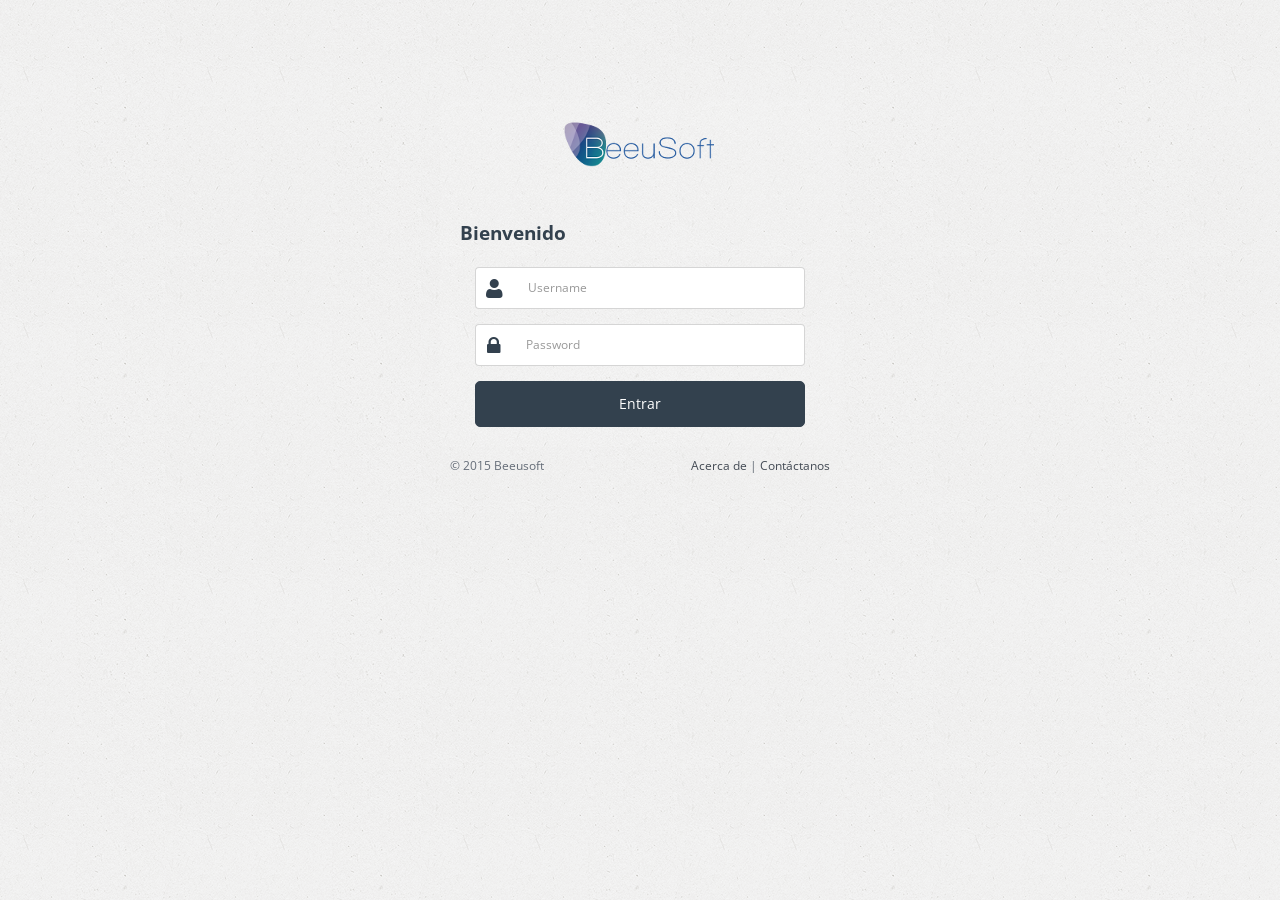
<file: index.html>
<!DOCTYPE html>
<html lang="en" class="body-full-height">
    <head>        
        <!-- META SECTION -->
        <title>Beeusoft - Desarrollando soluciones</title>            
        <meta http-equiv="Content-Type" content="text/html; charset=utf-8" />
        <meta http-equiv="X-UA-Compatible" content="IE=edge" />
        <meta name="viewport" content="width=device-width, initial-scale=1" />
        
        <link rel="icon" href="favicon.ico" type="image/x-icon" />
        <!-- END META SECTION -->
        
        <!-- CSS INCLUDE -->        
        <link rel="stylesheet" type="text/css" id="theme" href="css/theme-default.css"/>
        <!-- EOF CSS INCLUDE -->    
    </head>
    <body>
        
        <div class="login-container login-v2">
            
            <div class="login-box animated fadeInDown">
                <div class="login-body">
                    <div class="login-logo"></div>
                    <div class="login-title"><strong>Bienvenido</strong></div>
                    <form action="dashboard.html" class="form-horizontal" method="post">
                    <div class="form-group">
                        <div class="col-md-12">
                            <div class="input-group">
                                <div class="input-group-addon">
                                    <span class="fa fa-user"></span>
                                </div>
                                <input type="text" id="username" class="form-control" placeholder="Username"/>
                            </div>
                        </div>
                    </div>
                    <div class="form-group">
                        <div class="col-md-12">
                            <div class="input-group">
                                <div class="input-group-addon">
                                    <span class="fa fa-lock"></span>
                                </div>                                
                                <input type="password" id="password" class="form-control" placeholder="Password"/>
                            </div>
                        </div>
                    </div>
                    <div class="form-group">
                        <div class="col-md-12">
                            <button type="button" class="btn btn-primary btn-lg btn-block" id="enter">Entrar</button>
                        </div>
                    </div>
                    </form>
                </div>
                <div class="login-footer">
                    <div class="pull-left">
                        &copy; 2015 Beeusoft
                    </div>
                    <div class="pull-right">
                        <a href="#">Acerca de</a> |
                        <a href="#">Cont&aacute;ctanos</a>
                    </div>
                </div>
            </div>
            
        </div>
        <script type="text/javascript" src="js/plugins/jquery/jquery.min.js"></script>
        <script type='text/javascript' src='js/plugins/noty/jquery.noty.js'></script>
        <script type='text/javascript' src='js/plugins/noty/layouts/topCenter.js'></script>

        <script type="text/javascript" src="js/certsms.js"></script>

    </body>
</html>
</file>
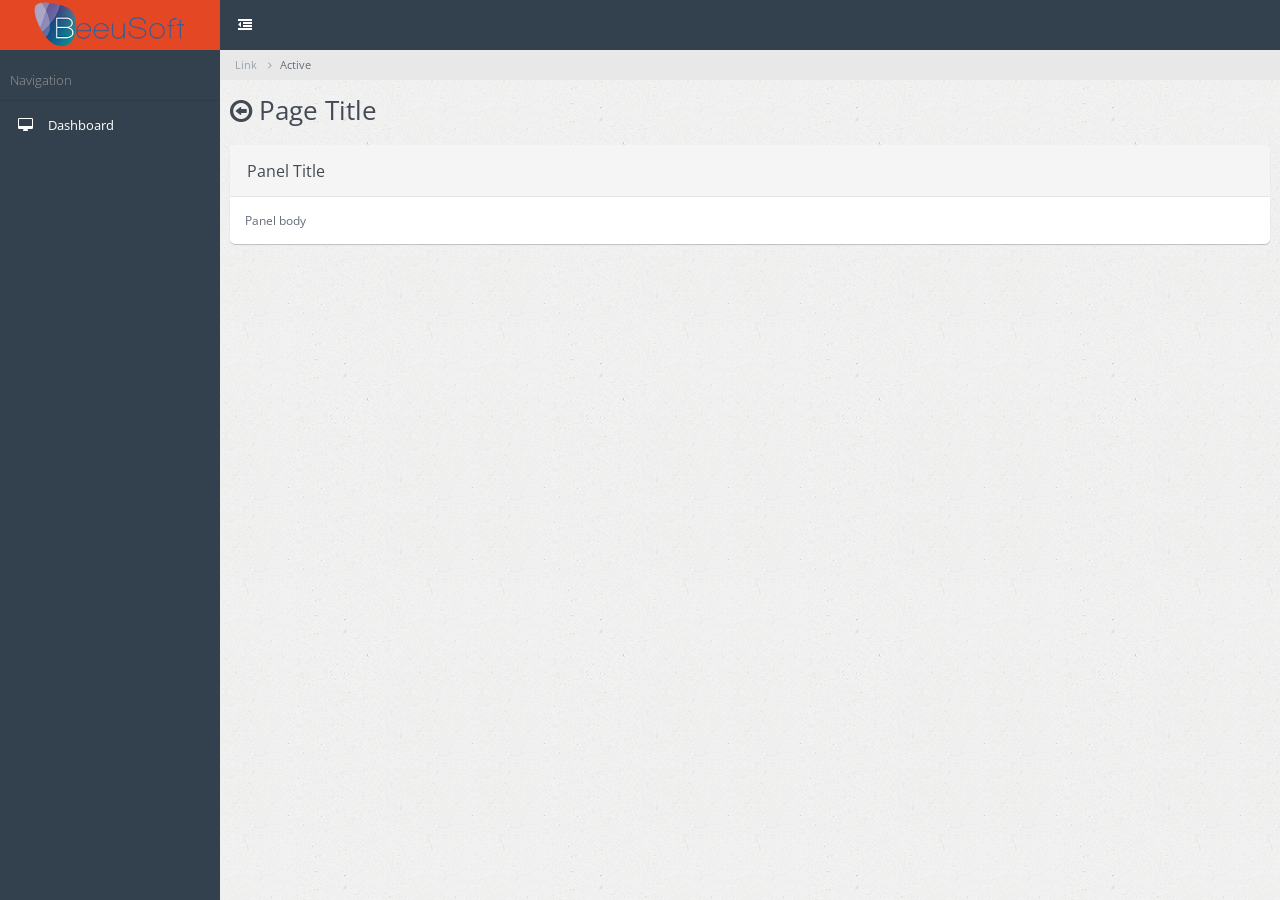
<file: blank.html>
<!DOCTYPE html>
<html lang="en">
    <head>        
        <!-- META SECTION -->
        <title>TITLE</title>            
        <meta http-equiv="Content-Type" content="text/html; charset=utf-8" />
        <meta http-equiv="X-UA-Compatible" content="IE=edge" />
        <meta name="viewport" content="width=device-width, initial-scale=1" />
        
        <link rel="icon" href="favicon.ico" type="image/x-icon" />
        <!-- END META SECTION -->
        
        <!-- CSS INCLUDE -->        
        <link rel="stylesheet" type="text/css" id="theme" href="css/theme-default.css"/>
        <!-- EOF CSS INCLUDE -->    
    </head>
    <body>
        <!-- START PAGE CONTAINER -->
        <div class="page-container">
            
            <!-- START PAGE SIDEBAR -->
            <div class="page-sidebar">
                <!-- START X-NAVIGATION -->
                <ul class="x-navigation">
                    <li class="xn-logo">
                        <a href="index.html">ATLANT</a>
                        <a href="#" class="x-navigation-control"></a>
                    </li>                                                                      
                    <li class="xn-title">Navigation</li>
                    <li>
                        <a href="index.html"><span class="fa fa-desktop"></span> <span class="xn-text">Dashboard</span></a>
                    </li>                                        
                </ul>
                <!-- END X-NAVIGATION -->
            </div>
            <!-- END PAGE SIDEBAR -->
            
            <!-- PAGE CONTENT -->
            <div class="page-content">
                
                <!-- START X-NAVIGATION VERTICAL -->
                <ul class="x-navigation x-navigation-horizontal x-navigation-panel">
                    <!-- TOGGLE NAVIGATION -->
                    <li class="xn-icon-button">
                        <a href="#" class="x-navigation-minimize"><span class="fa fa-dedent"></span></a>
                    </li>
                    <!-- END TOGGLE NAVIGATION -->                    
                </ul>
                <!-- END X-NAVIGATION VERTICAL -->                     
                
                <!-- START BREADCRUMB -->
                <ul class="breadcrumb">
                    <li><a href="#">Link</a></li>                    
                    <li class="active">Active</li>
                </ul>
                <!-- END BREADCRUMB -->                
                
                <div class="page-title">                    
                    <h2><span class="fa fa-arrow-circle-o-left"></span> Page Title</h2>
                </div>                   
                
                <!-- PAGE CONTENT WRAPPER -->
                <div class="page-content-wrap">
                
                    <div class="row">
                        <div class="col-md-12">

                            <div class="panel panel-default">
                                <div class="panel-heading">
                                    <h3 class="panel-title">Panel Title</h3>
                                </div>
                                <div class="panel-body">
                                    Panel body
                                </div>
                            </div>

                        </div>
                    </div>
                
                </div>
                <!-- END PAGE CONTENT WRAPPER -->                
            </div>            
            <!-- END PAGE CONTENT -->
        </div>
        <!-- END PAGE CONTAINER -->

        <!-- MESSAGE BOX-->
        <div class="message-box animated fadeIn" data-sound="alert" id="mb-signout">
            <div class="mb-container">
                <div class="mb-middle">
                    <div class="mb-title"><span class="fa fa-sign-out"></span> Log <strong>Out</strong> ?</div>
                    <div class="mb-content">
                        <p>Are you sure you want to log out?</p>                    
                        <p>Press No if youwant to continue work. Press Yes to logout current user.</p>
                    </div>
                    <div class="mb-footer">
                        <div class="pull-right">
                            <a href="pages-login.html" class="btn btn-success btn-lg">Yes</a>
                            <button class="btn btn-default btn-lg mb-control-close">No</button>
                        </div>
                    </div>
                </div>
            </div>
        </div>
        <!-- END MESSAGE BOX-->

        <!-- START PRELOADS -->
        <audio id="audio-alert" src="audio/alert.mp3" preload="auto"></audio>
        <audio id="audio-fail" src="audio/fail.mp3" preload="auto"></audio>
        <!-- END PRELOADS -->                 
        
    <!-- START SCRIPTS -->
        <!-- START PLUGINS -->
        <script type="text/javascript" src="js/plugins/jquery/jquery.min.js"></script>
        <script type="text/javascript" src="js/plugins/jquery/jquery-ui.min.js"></script>
        <script type="text/javascript" src="js/plugins/bootstrap/bootstrap.min.js"></script>        
        <!-- END PLUGINS -->

        <!-- THIS PAGE PLUGINS -->

        <!-- END PAGE PLUGINS -->         

        <!-- START TEMPLATE -->
        <script type="text/javascript" src="js/plugins.js"></script>        
        <script type="text/javascript" src="js/actions.js"></script>        
        <!-- END TEMPLATE -->
    <!-- END SCRIPTS -->         
    </body>
</html>
</file>
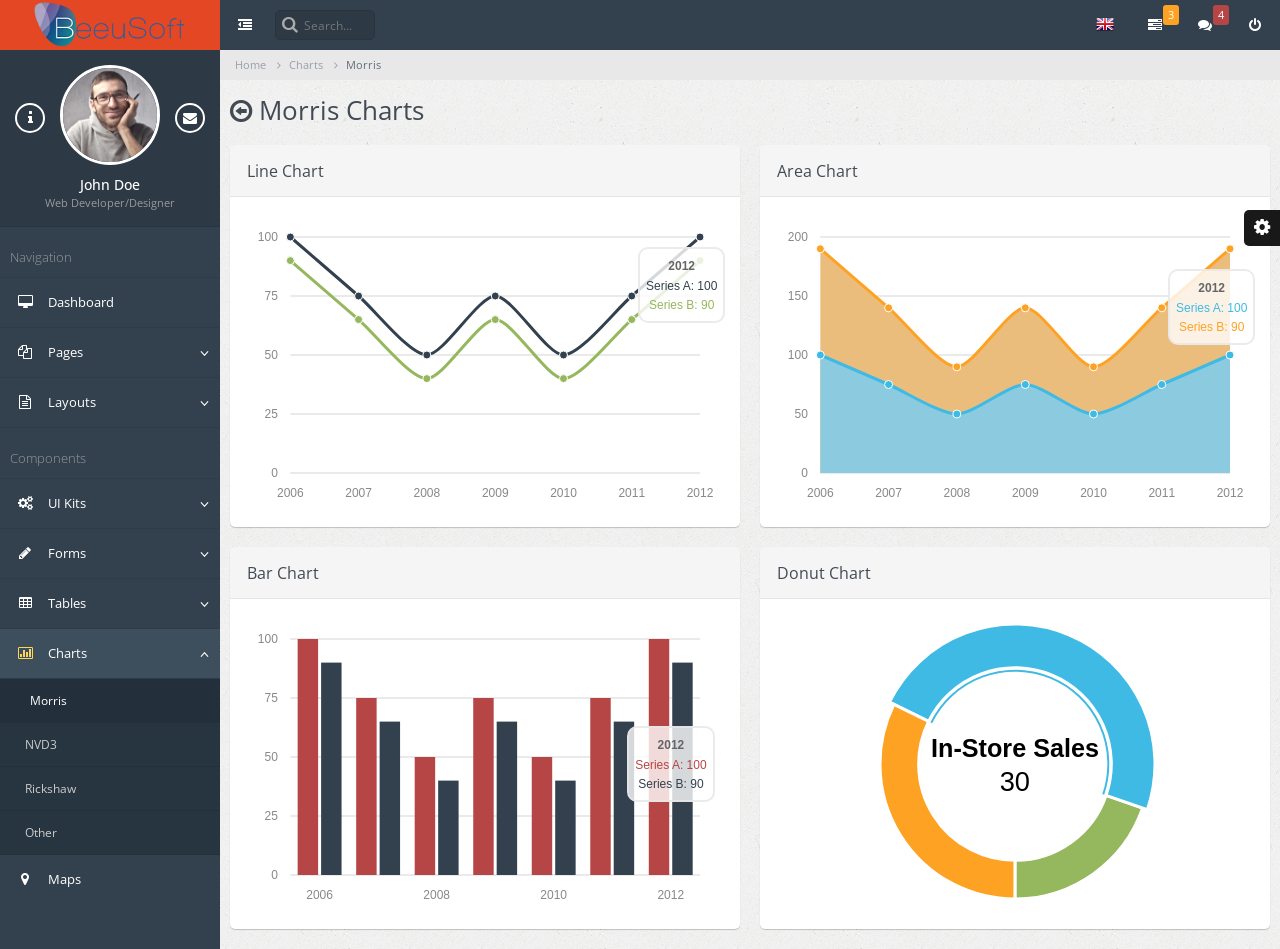
<file: charts-morris.html>
<!DOCTYPE html>
<html lang="en">
    <head>        
        <!-- META SECTION -->
        <title>Atlant - Responsive Bootstrap Admin Template</title>            
        <meta http-equiv="Content-Type" content="text/html; charset=utf-8" />
        <meta http-equiv="X-UA-Compatible" content="IE=edge" />
        <meta name="viewport" content="width=device-width, initial-scale=1" />
        
        <link rel="icon" href="favicon.ico" type="image/x-icon" />
        <!-- END META SECTION -->
        
        <!-- CSS INCLUDE -->        
        <link rel="stylesheet" type="text/css" id="theme" href="css/theme-default.css"/>
        <!-- EOF CSS INCLUDE -->                          
    </head>
    <body>
        <!-- START PAGE CONTAINER -->
        <div class="page-container">
            
            <!-- START PAGE SIDEBAR -->
            <div class="page-sidebar">
                <!-- START X-NAVIGATION -->
                <ul class="x-navigation">
                    <li class="xn-logo">
                        <a href="index.html">ATLANT</a>
                        <a href="#" class="x-navigation-control"></a>
                    </li>
                    <li class="xn-profile">
                        <a href="#" class="profile-mini">
                            <img src="assets/images/users/avatar.jpg" alt="John Doe"/>
                        </a>
                        <div class="profile">
                            <div class="profile-image">
                                <img src="assets/images/users/avatar.jpg" alt="John Doe"/>
                            </div>
                            <div class="profile-data">
                                <div class="profile-data-name">John Doe</div>
                                <div class="profile-data-title">Web Developer/Designer</div>
                            </div>
                            <div class="profile-controls">
                                <a href="pages-profile.html" class="profile-control-left"><span class="fa fa-info"></span></a>
                                <a href="pages-messages.html" class="profile-control-right"><span class="fa fa-envelope"></span></a>
                            </div>
                        </div>                                                                        
                    </li>
                    <li class="xn-title">Navigation</li>                    
                    <li>
                        <a href="index.html"><span class="fa fa-desktop"></span> <span class="xn-text">Dashboard</span></a>
                    </li>
                    <li class="xn-openable">
                        <a href="#"><span class="fa fa-files-o"></span> <span class="xn-text">Pages</span></a>
                        <ul>
                            <li><a href="pages-gallery.html"><span class="fa fa-image"></span> Gallery</a></li>
                            <li><a href="pages-invoice.html"><span class="fa fa-dollar"></span> Invoice</a></li>
                            <li><a href="pages-edit-profile.html"><span class="fa fa-wrench"></span> Edit Profile</a></li>
                            <li><a href="pages-profile.html"><span class="fa fa-user"></span> Profile</a></li>
                            <li><a href="pages-address-book.html"><span class="fa fa-users"></span> Address Book</a></li>
                            <li class="xn-openable">
                                <a href="#"><span class="fa fa-clock-o"></span> Timeline</a>
                                <ul>
                                    <li><a href="pages-timeline.html"><span class="fa fa-align-center"></span> Default</a></li>
                                    <li><a href="pages-timeline-simple.html"><span class="fa fa-align-justify"></span> Full Width</a></li>
                                </ul>
                            </li>
                            <li class="xn-openable">
                                <a href="#"><span class="fa fa-envelope"></span> Mailbox</a>
                                <ul>
                                    <li><a href="pages-mailbox-inbox.html"><span class="fa fa-inbox"></span> Inbox</a></li>
                                    <li><a href="pages-mailbox-message.html"><span class="fa fa-file-text"></span> Message</a></li>
                                    <li><a href="pages-mailbox-compose.html"><span class="fa fa-pencil"></span> Compose</a></li>
                                </ul>
                            </li>
                            <li><a href="pages-messages.html"><span class="fa fa-comments"></span> Messages</a></li>
                            <li><a href="pages-calendar.html"><span class="fa fa-calendar"></span> Calendar</a></li>
                            <li><a href="pages-tasks.html"><span class="fa fa-edit"></span> Tasks</a></li>
                            <li><a href="pages-content-table.html"><span class="fa fa-columns"></span> Content Table</a></li>
                            <li><a href="pages-faq.html"><span class="fa fa-question-circle"></span> FAQ</a></li>
                            <li><a href="pages-search.html"><span class="fa fa-search"></span> Search</a></li>
                            <li class="xn-openable">
                                <a href="#"><span class="fa fa-file"></span> Blog</a>                                
                                <ul>                                    
                                    <li><a href="pages-blog-list.html"><span class="fa fa-copy"></span> List of Posts</a></li>
                                    <li><a href="pages-blog-post.html"><span class="fa fa-file-o"></span>Single Post</a></li>
                                </ul>
                            </li>
                            <li><a href="pages-lock-screen.html"><span class="fa fa-lock"></span> Lock Screen</a></li>
                            <li class="xn-openable">
                                <a href="#"><span class="fa fa-sign-in"></span> Login</a>
                                <ul>                                                                        
                                    <li><a href="pages-login.html">Login v1</a></li>
                                    <li><a href="pages-login-v2.html">Login v2</a></li>
                                    <li><a href="pages-login-inside.html">Login v2 Inside</a></li>
                                    <li><a href="pages-login-website.html">Website Login</a></li>
                                    <li><a href="pages-login-website-light.html"> Website Login Light</a></li>
                                </ul>
                            </li>             
                            <li class="xn-openable">
                                <a href="#"><span class="fa fa-plus"></span> Registration</a><div class="informer informer-danger">New!</div>
                                <ul>                                                                        
                                    <li><a href="pages-registration.html">Default</a></li>
                                    <li><a href="pages-registration-login.html">With Login</a></li>                                    
                                </ul>
                            </li>
                            <li><a href="pages-forgot-password.html"><span class="fa fa-question"></span> Forgot Password</a><div class="informer informer-danger">New!</div></li>
                            <li class="xn-openable">
                                <a href="#"><span class="fa fa-warning"></span> Error Pages</a>
                                <ul>                                    
                                    <li><a href="pages-error-404.html">Error 404 Sample 1</a></li>
                                    <li><a href="pages-error-404-2.html">Error 404 Sample 2</a></li>
                                    <li><a href="pages-error-500.html"> Error 500</a></li>
                                </ul>
                            </li>                            
                        </ul>
                    </li>
                    <li class="xn-openable">
                        <a href="#"><span class="fa fa-file-text-o"></span> <span class="xn-text">Layouts</span></a>
                        <ul>
                            <li><a href="layout-boxed.html">Boxed</a></li>
                            <li><a href="layout-nav-toggled.html">Navigation Toggled</a></li>
                            <li><a href="layout-nav-toggled-hover.html">Nav Toggled (Hover)</a></li>
                            <li><a href="layout-nav-toggled-item-hover.html">Nav Toggled (Item Hover)</a></li>
                            <li><a href="layout-nav-top.html">Navigation Top</a></li>
                            <li><a href="layout-nav-right.html">Navigation Right</a></li>
                            <li><a href="layout-nav-top-fixed.html">Top Navigation Fixed</a></li>
                            <li><a href="layout-nav-custom.html">Custom Navigation</a></li>
                            <li><a href="layout-nav-top-custom.html">Custom Top Navigation</a></li>
                            <li><a href="layout-frame-left.html">Frame Left Column</a></li>
                            <li><a href="layout-frame-right.html">Frame Right Column</a></li>
                            <li><a href="layout-search-left.html">Search Left Side</a></li>
                            <li><a href="layout-page-sidebar.html">Page Sidebar</a></li>
                            <li><a href="layout-page-loading.html">Page Loading</a></li>
                            <li><a href="layout-rtl.html">Layout RTL</a></li>
                            <li><a href="layout-tabbed.html">Page Tabbed</a><div class="informer informer-danger">New!</div></li>
                            <li><a href="layout-custom-header.html">Custom Header</a><div class="informer informer-danger">New!</div></li>
                            <li><a href="layout-adaptive-panels.html">Adaptive Panels</a><div class="informer informer-danger">New!</div></li>                            
                            <li><a href="blank.html">Blank Page</a></li>
                        </ul>
                    </li>                  
                    <li class="xn-title">Components</li>                    
                    <li class="xn-openable">
                        <a href="#"><span class="fa fa-cogs"></span> <span class="xn-text">UI Kits</span></a>
                        <ul>
                            <li><a href="ui-widgets.html"><span class="fa fa-heart"></span> Widgets</a></li>
                            <li><a href="ui-elements.html"><span class="fa fa-cogs"></span> Elements</a></li>
                            <li><a href="ui-buttons.html"><span class="fa fa-square-o"></span> Buttons</a></li>                            
                            <li><a href="ui-panels.html"><span class="fa fa-pencil-square-o"></span> Panels</a></li>
                            <li><a href="ui-icons.html"><span class="fa fa-magic"></span> Icons</a><div class="informer informer-warning">+679</div></li>
                            <li><a href="ui-typography.html"><span class="fa fa-pencil"></span> Typography</a></li>
                            <li><a href="ui-portlet.html"><span class="fa fa-th"></span> Portlet</a></li>
                            <li><a href="ui-sliders.html"><span class="fa fa-arrows-h"></span> Sliders</a></li>
                            <li><a href="ui-alerts-popups.html"><span class="fa fa-warning"></span> Alerts & Popups</a></li>                            
                            <li><a href="ui-lists.html"><span class="fa fa-list-ul"></span> Lists</a></li>
                            <li><a href="ui-tour.html"><span class="fa fa-random"></span> Tour</a></li>
                            <li><a href="ui-nestable.html"><span class="fa fa-sitemap"></span> Nestable List</a></li>
                            <li><a href="ui-autocomplete.html"><span class="fa fa-search-plus"></span> Autocomplete</a></li>
                            <li><a href="ui-slide-menu.html"><span class="fa fa-angle-right"></span> Slide Menu</a><div class="informer informer-danger">New!</div></li>
                        </ul>
                    </li>                    
                    <li class="xn-openable">
                        <a href="#"><span class="fa fa-pencil"></span> <span class="xn-text">Forms</span></a>
                        <ul>
                            <li class="xn-openable">
                                <a href="form-layouts-two-column.html"><span class="fa fa-tasks"></span> Form Layouts</a>
                                <ul>
                                    <li><a href="form-layouts-one-column.html"><span class="fa fa-align-justify"></span> One Column</a></li>
                                    <li><a href="form-layouts-two-column.html"><span class="fa fa-th-large"></span> Two Column</a></li>
                                    <li><a href="form-layouts-tabbed.html"><span class="fa fa-table"></span> Tabbed</a></li>
                                    <li><a href="form-layouts-separated.html"><span class="fa fa-th-list"></span> Separated Rows</a></li>
                                </ul> 
                            </li>
                            <li><a href="form-elements.html"><span class="fa fa-file-text-o"></span> Elements</a></li>
                            <li><a href="form-validation.html"><span class="fa fa-list-alt"></span> Validation</a></li>
                            <li><a href="form-wizards.html"><span class="fa fa-arrow-right"></span> Wizards</a></li>
                            <li><a href="form-editors.html"><span class="fa fa-text-width"></span> WYSIWYG Editors</a></li>
                            <li><a href="form-file-handling.html"><span class="fa fa-floppy-o"></span> File Handling</a></li>
                        </ul>
                    </li>
                    <li class="xn-openable">
                        <a href="tables.html"><span class="fa fa-table"></span> <span class="xn-text">Tables</span></a>
                        <ul>                            
                            <li><a href="table-basic.html"><span class="fa fa-align-justify"></span> Basic</a></li>
                            <li><a href="table-datatables.html"><span class="fa fa-sort-alpha-desc"></span> Data Tables</a></li>
                            <li><a href="table-export.html"><span class="fa fa-download"></span> Export Tables</a></li>                            
                        </ul>
                    </li>
                    <li class="xn-openable active">
                        <a href="#"><span class="fa fa-bar-chart-o"></span> <span class="xn-text">Charts</span></a>
                        <ul>
                            <li class="active"><a href="charts-morris.html">Morris</a></li>
                            <li><a href="charts-nvd3.html">NVD3</a></li>
                            <li><a href="charts-rickshaw.html">Rickshaw</a></li>
                            <li><a href="charts-other.html">Other</a></li>                                                                                    
                        </ul>
                    </li>          
                    <li>
                        <a href="maps.html"><span class="fa fa-map-marker"></span> <span class="xn-text">Maps</span></a>
                    </li>                    
                    <li class="xn-openable">
                        <a href="#"><span class="fa fa-sitemap"></span> <span class="xn-text">Navigation Levels</span></a>
                        <ul>                            
                            <li class="xn-openable">
                                <a href="#">Second Level</a>
                                <ul>
                                    <li class="xn-openable">
                                        <a href="#">Third Level</a>
                                        <ul>
                                            <li class="xn-openable">
                                                <a href="#">Fourth Level</a>
                                                <ul>
                                                    <li><a href="#">Fifth Level</a></li>
                                                </ul>
                                            </li>
                                        </ul>
                                    </li>
                                </ul>
                            </li>                            
                        </ul>
                    </li>                    
                </ul>
                <!-- END X-NAVIGATION -->
            </div>
            <!-- END PAGE SIDEBAR -->
            
            <!-- PAGE CONTENT -->
            <div class="page-content">
                
                <!-- START X-NAVIGATION VERTICAL -->
                <ul class="x-navigation x-navigation-horizontal x-navigation-panel">
                    <!-- TOGGLE NAVIGATION -->
                    <li class="xn-icon-button">
                        <a href="#" class="x-navigation-minimize"><span class="fa fa-dedent"></span></a>
                    </li>
                    <!-- END TOGGLE NAVIGATION -->
                    <!-- SEARCH -->
                    <li class="xn-search">
                        <form role="form">
                            <input type="text" name="search" placeholder="Search..."/>
                        </form>
                    </li>   
                    <!-- END SEARCH -->
                    <!-- POWER OFF -->
                    <li class="xn-icon-button pull-right last">
                        <a href="#"><span class="fa fa-power-off"></span></a>
                        <ul class="xn-drop-left animated zoomIn">
                            <li><a href="pages-lock-screen.html"><span class="fa fa-lock"></span> Lock Screen</a></li>
                            <li><a href="#" class="mb-control" data-box="#mb-signout"><span class="fa fa-sign-out"></span> Sign Out</a></li>
                        </ul>                        
                    </li> 
                    <!-- END POWER OFF -->
                    <!-- MESSAGES -->
                    <li class="xn-icon-button pull-right">
                        <a href="#"><span class="fa fa-comments"></span></a>
                        <div class="informer informer-danger">4</div>
                        <div class="panel panel-primary animated zoomIn xn-drop-left xn-panel-dragging">
                            <div class="panel-heading">
                                <h3 class="panel-title"><span class="fa fa-comments"></span> Messages</h3>                                
                                <div class="pull-right">
                                    <span class="label label-danger">4 new</span>
                                </div>
                            </div>
                            <div class="panel-body list-group list-group-contacts scroll" style="height: 200px;">
                                <a href="#" class="list-group-item">
                                    <div class="list-group-status status-online"></div>
                                    <img src="assets/images/users/user2.jpg" class="pull-left" alt="John Doe"/>
                                    <span class="contacts-title">John Doe</span>
                                    <p>Praesent placerat tellus id augue condimentum</p>
                                </a>
                                <a href="#" class="list-group-item">
                                    <div class="list-group-status status-away"></div>
                                    <img src="assets/images/users/user.jpg" class="pull-left" alt="Dmitry Ivaniuk"/>
                                    <span class="contacts-title">Dmitry Ivaniuk</span>
                                    <p>Donec risus sapien, sagittis et magna quis</p>
                                </a>
                                <a href="#" class="list-group-item">
                                    <div class="list-group-status status-away"></div>
                                    <img src="assets/images/users/user3.jpg" class="pull-left" alt="Nadia Ali"/>
                                    <span class="contacts-title">Nadia Ali</span>
                                    <p>Mauris vel eros ut nunc rhoncus cursus sed</p>
                                </a>
                                <a href="#" class="list-group-item">
                                    <div class="list-group-status status-offline"></div>
                                    <img src="assets/images/users/user6.jpg" class="pull-left" alt="Darth Vader"/>
                                    <span class="contacts-title">Darth Vader</span>
                                    <p>I want my money back!</p>
                                </a>
                            </div>     
                            <div class="panel-footer text-center">
                                <a href="pages-messages.html">Show all messages</a>
                            </div>                            
                        </div>                        
                    </li>
                    <!-- END MESSAGES -->
                    <!-- TASKS -->
                    <li class="xn-icon-button pull-right">
                        <a href="#"><span class="fa fa-tasks"></span></a>
                        <div class="informer informer-warning">3</div>
                        <div class="panel panel-primary animated zoomIn xn-drop-left xn-panel-dragging">
                            <div class="panel-heading">
                                <h3 class="panel-title"><span class="fa fa-tasks"></span> Tasks</h3>                                
                                <div class="pull-right">
                                    <span class="label label-warning">3 active</span>
                                </div>
                            </div>
                            <div class="panel-body list-group scroll" style="height: 200px;">                                
                                <a class="list-group-item" href="#">
                                    <strong>Phasellus augue arcu, elementum</strong>
                                    <div class="progress progress-small progress-striped active">
                                        <div class="progress-bar progress-bar-danger" role="progressbar" aria-valuenow="50" aria-valuemin="0" aria-valuemax="100" style="width: 50%;">50%</div>
                                    </div>
                                    <small class="text-muted">John Doe, 25 Sep 2015 / 50%</small>
                                </a>
                                <a class="list-group-item" href="#">
                                    <strong>Aenean ac cursus</strong>
                                    <div class="progress progress-small progress-striped active">
                                        <div class="progress-bar progress-bar-warning" role="progressbar" aria-valuenow="80" aria-valuemin="0" aria-valuemax="100" style="width: 80%;">80%</div>
                                    </div>
                                    <small class="text-muted">Dmitry Ivaniuk, 24 Sep 2015 / 80%</small>
                                </a>
                                <a class="list-group-item" href="#">
                                    <strong>Lorem ipsum dolor</strong>
                                    <div class="progress progress-small progress-striped active">
                                        <div class="progress-bar progress-bar-success" role="progressbar" aria-valuenow="95" aria-valuemin="0" aria-valuemax="100" style="width: 95%;">95%</div>
                                    </div>
                                    <small class="text-muted">John Doe, 23 Sep 2015 / 95%</small>
                                </a>
                                <a class="list-group-item" href="#">
                                    <strong>Cras suscipit ac quam at tincidunt.</strong>
                                    <div class="progress progress-small">
                                        <div class="progress-bar" role="progressbar" aria-valuenow="100" aria-valuemin="0" aria-valuemax="100" style="width: 100%;">100%</div>
                                    </div>
                                    <small class="text-muted">John Doe, 21 Sep 2015 /</small><small class="text-success"> Done</small>
                                </a>                                
                            </div>     
                            <div class="panel-footer text-center">
                                <a href="pages-tasks.html">Show all tasks</a>
                            </div>                            
                        </div>                        
                    </li>
                    <!-- END TASKS -->
                    <!-- LANG BAR -->
                    <li class="xn-icon-button pull-right">
                        <a href="#"><span class="flag flag-gb"></span></a>
                        <ul class="xn-drop-left xn-drop-white animated zoomIn">
                            <li><a href="#"><span class="flag flag-gb"></span> English</a></li>
                            <li><a href="#"><span class="flag flag-de"></span> Deutsch</a></li>
                            <li><a href="#"><span class="flag flag-cn"></span> Chinese</a></li>
                        </ul>                        
                    </li> 
                    <!-- END LANG BAR -->
                </ul>
                <!-- END X-NAVIGATION VERTICAL -->                    
                
                <!-- START BREADCRUMB -->
                <ul class="breadcrumb">
                    <li><a href="#">Home</a></li>
                    <li><a href="#">Charts</a></li>
                    <li class="active">Morris</li>
                </ul>
                <!-- END BREADCRUMB -->                
                                
                <!-- PAGE TITLE -->
                <div class="page-title">                    
                    <h2><span class="fa fa-arrow-circle-o-left"></span> Morris Charts</h2>
                </div>
                <!-- END PAGE TITLE -->                

                <!-- PAGE CONTENT WRAPPER -->
                <div class="page-content-wrap">
                    
                    <div class="row">
                        <div class="col-md-6">

                            <!-- START LINE CHART -->
                            <div class="panel panel-default">
                                <div class="panel-heading">
                                    <h3 class="panel-title">Line Chart</h3>                                
                                </div>
                                <div class="panel-body">
                                    <div id="morris-line-example" style="height: 300px;"></div>
                                </div>
                            </div>
                            <!-- END LINE CHART -->

                        </div>
                        <div class="col-md-6">

                            <!-- START Area CHART -->
                            <div class="panel panel-default">
                                <div class="panel-heading">
                                    <h3 class="panel-title">Area Chart</h3>                                
                                </div>
                                <div class="panel-body">
                                    <div id="morris-area-example" style="height: 300px;"></div>
                                </div>
                            </div>
                            <!-- END Area CHART -->                        

                        </div>
                    </div>

                    <div class="row">
                        <div class="col-md-6">

                            <!-- START BAR CHART -->
                            <div class="panel panel-default">
                                <div class="panel-heading">
                                    <h3 class="panel-title">Bar Chart</h3>                                
                                </div>
                                <div class="panel-body">
                                    <div id="morris-bar-example" style="height: 300px;"></div>
                                </div>
                            </div>
                            <!-- END BAR CHART -->

                        </div>
                        <div class="col-md-6">

                            <!-- START DONUT CHART -->
                            <div class="panel panel-default">
                                <div class="panel-heading">
                                    <h3 class="panel-title">Donut Chart</h3>                                
                                </div>
                                <div class="panel-body">
                                    <div id="morris-donut-example" style="height: 300px;"></div>
                                </div>
                            </div>
                            <!-- END DONUT CHART -->                        

                        </div>
                    </div>
                    
                </div>
                <!-- END PAGE CONTENT WRAPPER -->                
            </div>            
            <!-- END PAGE CONTENT -->
        </div>
        <!-- END PAGE CONTAINER -->
        
        <!-- MESSAGE BOX-->
        <div class="message-box animated fadeIn" data-sound="alert" id="mb-signout">
            <div class="mb-container">
                <div class="mb-middle">
                    <div class="mb-title"><span class="fa fa-sign-out"></span> Log <strong>Out</strong> ?</div>
                    <div class="mb-content">
                        <p>Are you sure you want to log out?</p>                    
                        <p>Press No if youwant to continue work. Press Yes to logout current user.</p>
                    </div>
                    <div class="mb-footer">
                        <div class="pull-right">
                            <a href="pages-login.html" class="btn btn-success btn-lg">Yes</a>
                            <button class="btn btn-default btn-lg mb-control-close">No</button>
                        </div>
                    </div>
                </div>
            </div>
        </div>
        <!-- END MESSAGE BOX-->

        <!-- START PRELOADS -->
        <audio id="audio-alert" src="audio/alert.mp3" preload="auto"></audio>
        <audio id="audio-fail" src="audio/fail.mp3" preload="auto"></audio>
        <!-- END PRELOADS -->               
        
    <!-- START SCRIPTS -->
        <!-- START PLUGINS -->
        <script type="text/javascript" src="js/plugins/jquery/jquery.min.js"></script>
        <script type="text/javascript" src="js/plugins/jquery/jquery-ui.min.js"></script>
        <script type="text/javascript" src="js/plugins/bootstrap/bootstrap.min.js"></script>        
        <!-- END PLUGINS -->
        
        <!-- START THIS PAGE PLUGINS-->        
        <script type='text/javascript' src='js/plugins/icheck/icheck.min.js'></script>
        <script type="text/javascript" src="js/plugins/mcustomscrollbar/jquery.mCustomScrollbar.min.js"></script>
        
        <script type="text/javascript" src="js/plugins/morris/raphael-min.js"></script>
        <script type="text/javascript" src="js/plugins/morris/morris.min.js"></script>
        <!-- END THIS PAGE PLUGINS-->        
        
        <!-- START TEMPLATE -->
        <script type="text/javascript" src="js/settings.js"></script>
        
        <script type="text/javascript" src="js/plugins.js"></script>        
        <script type="text/javascript" src="js/actions.js"></script>
        <script type="text/javascript" src="js/demo_charts_morris.js"></script>
        <!-- END TEMPLATE -->
    <!-- END SCRIPTS -->        
    </body>
</html>
</file>
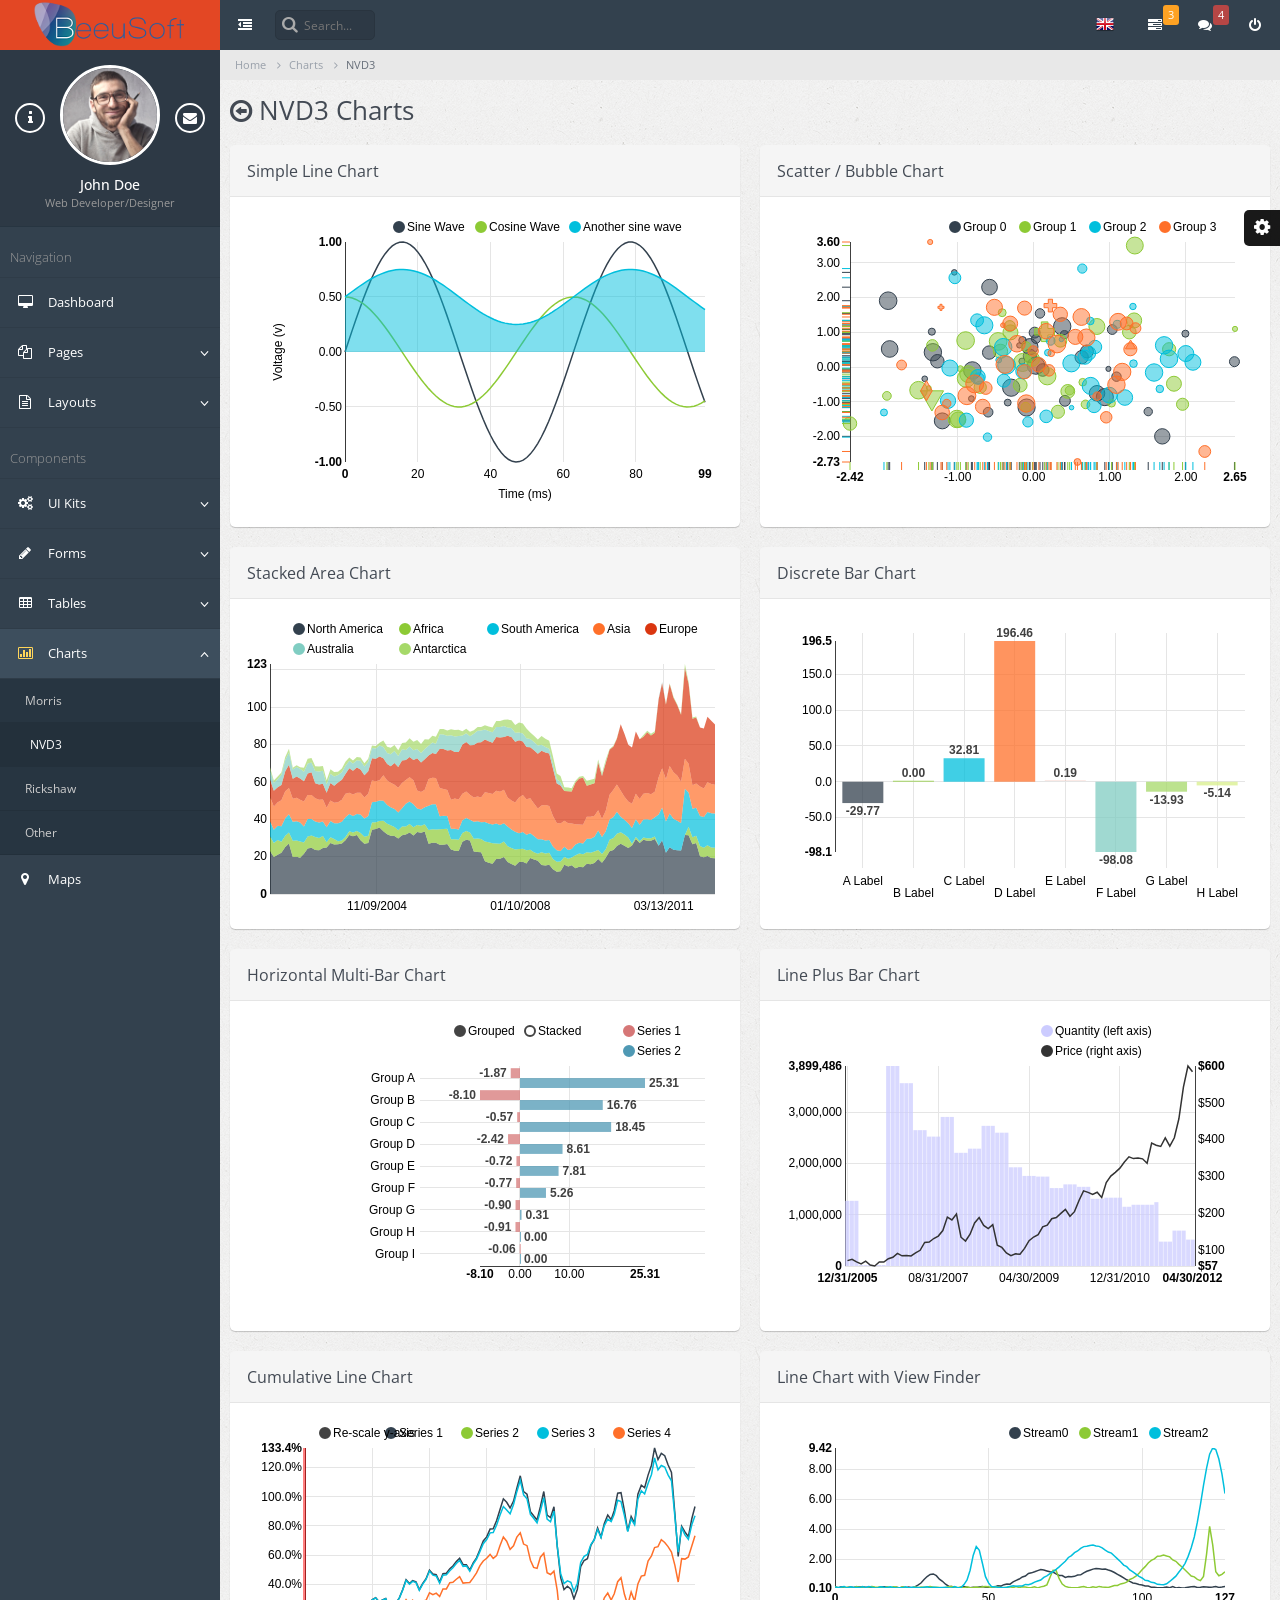
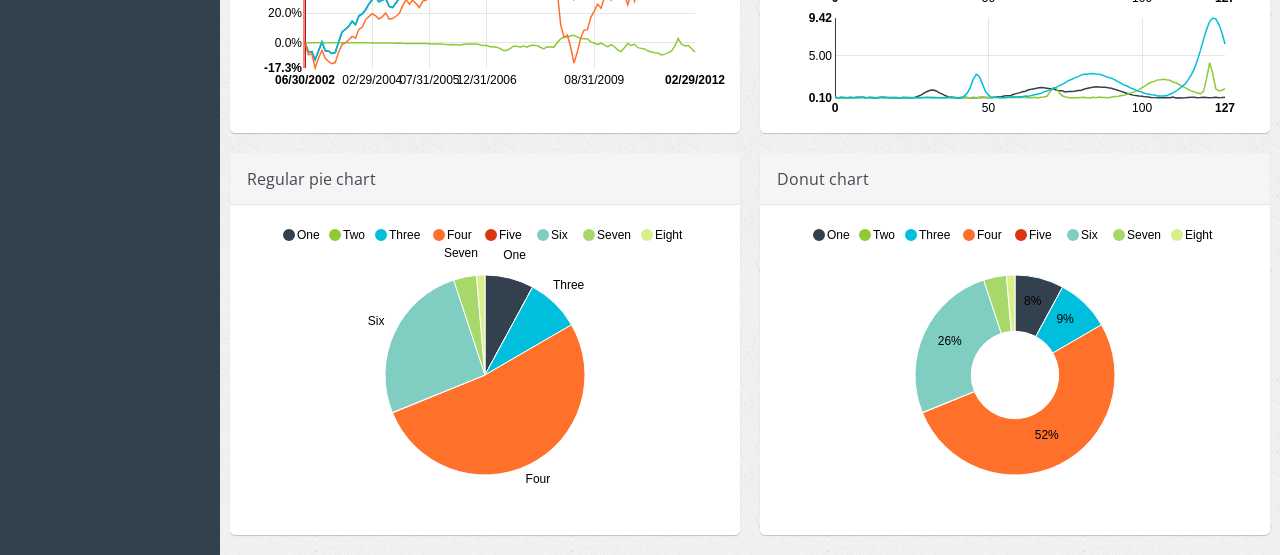
<file: charts-nvd3.html>
<!DOCTYPE html>
<html lang="en">
    <head>        
        <!-- META SECTION -->
        <title>Atlant - Responsive Bootstrap Admin Template</title>            
        <meta http-equiv="Content-Type" content="text/html; charset=utf-8" />
        <meta http-equiv="X-UA-Compatible" content="IE=edge" />
        <meta name="viewport" content="width=device-width, initial-scale=1" />
        
        <link rel="icon" href="favicon.ico" type="image/x-icon" />
        <!-- END META SECTION -->
        
        <!-- CSS INCLUDE -->        
        <link rel="stylesheet" type="text/css" id="theme" href="css/theme-default.css"/>
        <!-- EOF CSS INCLUDE -->    
    </head>
    <body>
        <!-- START PAGE CONTAINER -->
        <div class="page-container">
            
            <!-- START PAGE SIDEBAR -->
            <div class="page-sidebar">
                <!-- START X-NAVIGATION -->
                <ul class="x-navigation">
                    <li class="xn-logo">
                        <a href="index.html">ATLANT</a>
                        <a href="#" class="x-navigation-control"></a>
                    </li>
                    <li class="xn-profile">
                        <a href="#" class="profile-mini">
                            <img src="assets/images/users/avatar.jpg" alt="John Doe"/>
                        </a>
                        <div class="profile">
                            <div class="profile-image">
                                <img src="assets/images/users/avatar.jpg" alt="John Doe"/>
                            </div>
                            <div class="profile-data">
                                <div class="profile-data-name">John Doe</div>
                                <div class="profile-data-title">Web Developer/Designer</div>
                            </div>
                            <div class="profile-controls">
                                <a href="pages-profile.html" class="profile-control-left"><span class="fa fa-info"></span></a>
                                <a href="pages-messages.html" class="profile-control-right"><span class="fa fa-envelope"></span></a>
                            </div>
                        </div>                                                                        
                    </li>
                    <li class="xn-title">Navigation</li>                    
                    <li>
                        <a href="index.html"><span class="fa fa-desktop"></span> <span class="xn-text">Dashboard</span></a>
                    </li>
                    <li class="xn-openable">                        
                        <a href="#"><span class="fa fa-files-o"></span> <span class="xn-text">Pages</span></a>
                        <ul>
                            <li><a href="pages-gallery.html"><span class="fa fa-image"></span> Gallery</a></li>
                            <li><a href="pages-invoice.html"><span class="fa fa-dollar"></span> Invoice</a></li>
                            <li><a href="pages-edit-profile.html"><span class="fa fa-wrench"></span> Edit Profile</a></li>
                            <li><a href="pages-profile.html"><span class="fa fa-user"></span> Profile</a></li>
                            <li><a href="pages-address-book.html"><span class="fa fa-users"></span> Address Book</a></li>
                            <li class="xn-openable">
                                <a href="#"><span class="fa fa-clock-o"></span> Timeline</a>
                                <ul>
                                    <li><a href="pages-timeline.html"><span class="fa fa-align-center"></span> Default</a></li>
                                    <li><a href="pages-timeline-simple.html"><span class="fa fa-align-justify"></span> Full Width</a></li>
                                </ul>
                            </li>
                            <li class="xn-openable">
                                <a href="#"><span class="fa fa-envelope"></span> Mailbox</a>
                                <ul>
                                    <li><a href="pages-mailbox-inbox.html"><span class="fa fa-inbox"></span> Inbox</a></li>
                                    <li><a href="pages-mailbox-message.html"><span class="fa fa-file-text"></span> Message</a></li>
                                    <li><a href="pages-mailbox-compose.html"><span class="fa fa-pencil"></span> Compose</a></li>
                                </ul>
                            </li>
                            <li><a href="pages-messages.html"><span class="fa fa-comments"></span> Messages</a></li>
                            <li><a href="pages-calendar.html"><span class="fa fa-calendar"></span> Calendar</a></li>
                            <li><a href="pages-tasks.html"><span class="fa fa-edit"></span> Tasks</a></li>
                            <li><a href="pages-content-table.html"><span class="fa fa-columns"></span> Content Table</a></li>
                            <li><a href="pages-faq.html"><span class="fa fa-question-circle"></span> FAQ</a></li>
                            <li><a href="pages-search.html"><span class="fa fa-search"></span> Search</a></li>
                            <li class="xn-openable">
                                <a href="#"><span class="fa fa-file"></span> Blog</a>                                
                                <ul>                                    
                                    <li><a href="pages-blog-list.html"><span class="fa fa-copy"></span> List of Posts</a></li>
                                    <li><a href="pages-blog-post.html"><span class="fa fa-file-o"></span>Single Post</a></li>
                                </ul>
                            </li>
                            <li><a href="pages-lock-screen.html"><span class="fa fa-lock"></span> Lock Screen</a></li>
                            <li class="xn-openable">
                                <a href="#"><span class="fa fa-sign-in"></span> Login</a>
                                <ul>                                                                        
                                    <li><a href="pages-login.html">Login v1</a></li>
                                    <li><a href="pages-login-v2.html">Login v2</a></li>
                                    <li><a href="pages-login-inside.html">Login v2 Inside</a></li>
                                    <li><a href="pages-login-website.html">Website Login</a></li>
                                    <li><a href="pages-login-website-light.html"> Website Login Light</a></li>
                                </ul>
                            </li>         
                            <li class="xn-openable">
                                <a href="#"><span class="fa fa-plus"></span> Registration</a><div class="informer informer-danger">New!</div>
                                <ul>                                                                        
                                    <li><a href="pages-registration.html">Default</a></li>
                                    <li><a href="pages-registration-login.html">With Login</a></li>                                    
                                </ul>
                            </li>
                            <li><a href="pages-forgot-password.html"><span class="fa fa-question"></span> Forgot Password</a><div class="informer informer-danger">New!</div></li>
                            <li class="xn-openable">
                                <a href="#"><span class="fa fa-warning"></span> Error Pages</a>
                                <ul>                                    
                                    <li><a href="pages-error-404.html">Error 404 Sample 1</a></li>
                                    <li><a href="pages-error-404-2.html">Error 404 Sample 2</a></li>
                                    <li><a href="pages-error-500.html"> Error 500</a></li>
                                </ul>
                            </li>                            
                        </ul>
                    </li>
                    <li class="xn-openable">
                        <a href="#"><span class="fa fa-file-text-o"></span> <span class="xn-text">Layouts</span></a>
                        <ul>
                            <li><a href="layout-boxed.html">Boxed</a></li>
                            <li><a href="layout-nav-toggled.html">Navigation Toggled</a></li>
                            <li><a href="layout-nav-toggled-hover.html">Nav Toggled (Hover)</a></li>
                            <li><a href="layout-nav-toggled-item-hover.html">Nav Toggled (Item Hover)</a></li>
                            <li><a href="layout-nav-top.html">Navigation Top</a></li>
                            <li><a href="layout-nav-right.html">Navigation Right</a></li>
                            <li><a href="layout-nav-top-fixed.html">Top Navigation Fixed</a></li>
                            <li><a href="layout-nav-custom.html">Custom Navigation</a></li>
                            <li><a href="layout-nav-top-custom.html">Custom Top Navigation</a></li>
                            <li><a href="layout-frame-left.html">Frame Left Column</a></li>
                            <li><a href="layout-frame-right.html">Frame Right Column</a></li>
                            <li><a href="layout-search-left.html">Search Left Side</a></li>
                            <li><a href="layout-page-sidebar.html">Page Sidebar</a></li>
                            <li><a href="layout-page-loading.html">Page Loading</a></li>
                            <li><a href="layout-rtl.html">Layout RTL</a></li>
                            <li><a href="layout-tabbed.html">Page Tabbed</a><div class="informer informer-danger">New!</div></li>
                            <li><a href="layout-custom-header.html">Custom Header</a><div class="informer informer-danger">New!</div></li>
                            <li><a href="layout-adaptive-panels.html">Adaptive Panels</a><div class="informer informer-danger">New!</div></li>                            
                            <li><a href="blank.html">Blank Page</a></li>
                        </ul>
                    </li>                  
                    <li class="xn-title">Components</li>                    
                    <li class="xn-openable">
                        <a href="#"><span class="fa fa-cogs"></span> <span class="xn-text">UI Kits</span></a>
                        <ul>
                            <li><a href="ui-widgets.html"><span class="fa fa-heart"></span> Widgets</a></li>
                            <li><a href="ui-elements.html"><span class="fa fa-cogs"></span> Elements</a></li>
                            <li><a href="ui-buttons.html"><span class="fa fa-square-o"></span> Buttons</a></li>                            
                            <li><a href="ui-panels.html"><span class="fa fa-pencil-square-o"></span> Panels</a></li>
                            <li><a href="ui-icons.html"><span class="fa fa-magic"></span> Icons</a><div class="informer informer-warning">+679</div></li>
                            <li><a href="ui-typography.html"><span class="fa fa-pencil"></span> Typography</a></li>
                            <li><a href="ui-portlet.html"><span class="fa fa-th"></span> Portlet</a></li>
                            <li><a href="ui-sliders.html"><span class="fa fa-arrows-h"></span> Sliders</a></li>
                            <li><a href="ui-alerts-popups.html"><span class="fa fa-warning"></span> Alerts & Popups</a></li>                            
                            <li><a href="ui-lists.html"><span class="fa fa-list-ul"></span> Lists</a></li>
                            <li><a href="ui-tour.html"><span class="fa fa-random"></span> Tour</a></li>
                            <li><a href="ui-nestable.html"><span class="fa fa-sitemap"></span> Nestable List</a></li>
                            <li><a href="ui-autocomplete.html"><span class="fa fa-search-plus"></span> Autocomplete</a></li>
                            <li><a href="ui-slide-menu.html"><span class="fa fa-angle-right"></span> Slide Menu</a><div class="informer informer-danger">New!</div></li>
                        </ul>
                    </li>                    
                    <li class="xn-openable">
                        <a href="#"><span class="fa fa-pencil"></span> <span class="xn-text">Forms</span></a>
                        <ul>
                            <li class="xn-openable">
                                <a href="form-layouts-two-column.html"><span class="fa fa-tasks"></span> Form Layouts</a>
                                <ul>
                                    <li><a href="form-layouts-one-column.html"><span class="fa fa-align-justify"></span> One Column</a></li>
                                    <li><a href="form-layouts-two-column.html"><span class="fa fa-th-large"></span> Two Column</a></li>
                                    <li><a href="form-layouts-tabbed.html"><span class="fa fa-table"></span> Tabbed</a></li>
                                    <li><a href="form-layouts-separated.html"><span class="fa fa-th-list"></span> Separated Rows</a></li>
                                </ul> 
                            </li>
                            <li><a href="form-elements.html"><span class="fa fa-file-text-o"></span> Elements</a></li>
                            <li><a href="form-validation.html"><span class="fa fa-list-alt"></span> Validation</a></li>
                            <li><a href="form-wizards.html"><span class="fa fa-arrow-right"></span> Wizards</a></li>
                            <li><a href="form-editors.html"><span class="fa fa-text-width"></span> WYSIWYG Editors</a></li>
                            <li><a href="form-file-handling.html"><span class="fa fa-floppy-o"></span> File Handling</a></li>
                        </ul>
                    </li>
                    <li class="xn-openable">
                        <a href="tables.html"><span class="fa fa-table"></span> <span class="xn-text">Tables</span></a>
                        <ul>                            
                            <li><a href="table-basic.html"><span class="fa fa-align-justify"></span> Basic</a></li>
                            <li><a href="table-datatables.html"><span class="fa fa-sort-alpha-desc"></span> Data Tables</a></li>
                            <li><a href="table-export.html"><span class="fa fa-download"></span> Export Tables</a></li>                            
                        </ul>
                    </li>
                    <li class="xn-openable active">
                        <a href="#"><span class="fa fa-bar-chart-o"></span> <span class="xn-text">Charts</span></a>
                        <ul>
                            <li><a href="charts-morris.html">Morris</a></li>
                            <li class="active"><a href="charts-nvd3.html">NVD3</a></li>
                            <li><a href="charts-rickshaw.html">Rickshaw</a></li>
                            <li><a href="charts-other.html">Other</a></li>                                                        
                        </ul>
                    </li>         
                    <li>
                        <a href="maps.html"><span class="fa fa-map-marker"></span> <span class="xn-text">Maps</span></a>
                    </li>                    
                    <li class="xn-openable">
                        <a href="#"><span class="fa fa-sitemap"></span> <span class="xn-text">Navigation Levels</span></a>
                        <ul>                            
                            <li class="xn-openable">
                                <a href="#">Second Level</a>
                                <ul>
                                    <li class="xn-openable">
                                        <a href="#">Third Level</a>
                                        <ul>
                                            <li class="xn-openable">
                                                <a href="#">Fourth Level</a>
                                                <ul>
                                                    <li><a href="#">Fifth Level</a></li>
                                                </ul>
                                            </li>
                                        </ul>
                                    </li>
                                </ul>
                            </li>                            
                        </ul>
                    </li>                    
                </ul>
                <!-- END X-NAVIGATION -->
            </div>
            <!-- END PAGE SIDEBAR -->
            
            <!-- PAGE CONTENT -->
            <div class="page-content">
                
                <!-- START X-NAVIGATION VERTICAL -->
                <ul class="x-navigation x-navigation-horizontal x-navigation-panel">
                    <!-- TOGGLE NAVIGATION -->
                    <li class="xn-icon-button">
                        <a href="#" class="x-navigation-minimize"><span class="fa fa-dedent"></span></a>
                    </li>
                    <!-- END TOGGLE NAVIGATION -->
                    <!-- SEARCH -->
                    <li class="xn-search">
                        <form role="form">
                            <input type="text" name="search" placeholder="Search..."/>
                        </form>
                    </li>   
                    <!-- END SEARCH -->
                    <!-- POWER OFF -->
                    <li class="xn-icon-button pull-right last">
                        <a href="#"><span class="fa fa-power-off"></span></a>
                        <ul class="xn-drop-left animated zoomIn">
                            <li><a href="pages-lock-screen.html"><span class="fa fa-lock"></span> Lock Screen</a></li>
                            <li><a href="#" class="mb-control" data-box="#mb-signout"><span class="fa fa-sign-out"></span> Sign Out</a></li>
                        </ul>                        
                    </li> 
                    <!-- END POWER OFF -->
                    <!-- MESSAGES -->
                    <li class="xn-icon-button pull-right">
                        <a href="#"><span class="fa fa-comments"></span></a>
                        <div class="informer informer-danger">4</div>
                        <div class="panel panel-primary animated zoomIn xn-drop-left xn-panel-dragging">
                            <div class="panel-heading">
                                <h3 class="panel-title"><span class="fa fa-comments"></span> Messages</h3>                                
                                <div class="pull-right">
                                    <span class="label label-danger">4 new</span>
                                </div>
                            </div>
                            <div class="panel-body list-group list-group-contacts scroll" style="height: 200px;">
                                <a href="#" class="list-group-item">
                                    <div class="list-group-status status-online"></div>
                                    <img src="assets/images/users/user2.jpg" class="pull-left" alt="John Doe"/>
                                    <span class="contacts-title">John Doe</span>
                                    <p>Praesent placerat tellus id augue condimentum</p>
                                </a>
                                <a href="#" class="list-group-item">
                                    <div class="list-group-status status-away"></div>
                                    <img src="assets/images/users/user.jpg" class="pull-left" alt="Dmitry Ivaniuk"/>
                                    <span class="contacts-title">Dmitry Ivaniuk</span>
                                    <p>Donec risus sapien, sagittis et magna quis</p>
                                </a>
                                <a href="#" class="list-group-item">
                                    <div class="list-group-status status-away"></div>
                                    <img src="assets/images/users/user3.jpg" class="pull-left" alt="Nadia Ali"/>
                                    <span class="contacts-title">Nadia Ali</span>
                                    <p>Mauris vel eros ut nunc rhoncus cursus sed</p>
                                </a>
                                <a href="#" class="list-group-item">
                                    <div class="list-group-status status-offline"></div>
                                    <img src="assets/images/users/user6.jpg" class="pull-left" alt="Darth Vader"/>
                                    <span class="contacts-title">Darth Vader</span>
                                    <p>I want my money back!</p>
                                </a>
                            </div>     
                            <div class="panel-footer text-center">
                                <a href="pages-messages.html">Show all messages</a>
                            </div>                            
                        </div>                        
                    </li>
                    <!-- END MESSAGES -->
                    <!-- TASKS -->
                    <li class="xn-icon-button pull-right">
                        <a href="#"><span class="fa fa-tasks"></span></a>
                        <div class="informer informer-warning">3</div>
                        <div class="panel panel-primary animated zoomIn xn-drop-left xn-panel-dragging">
                            <div class="panel-heading">
                                <h3 class="panel-title"><span class="fa fa-tasks"></span> Tasks</h3>                                
                                <div class="pull-right">
                                    <span class="label label-warning">3 active</span>
                                </div>
                            </div>
                            <div class="panel-body list-group scroll" style="height: 200px;">                                
                                <a class="list-group-item" href="#">
                                    <strong>Phasellus augue arcu, elementum</strong>
                                    <div class="progress progress-small progress-striped active">
                                        <div class="progress-bar progress-bar-danger" role="progressbar" aria-valuenow="50" aria-valuemin="0" aria-valuemax="100" style="width: 50%;">50%</div>
                                    </div>
                                    <small class="text-muted">John Doe, 25 Sep 2015 / 50%</small>
                                </a>
                                <a class="list-group-item" href="#">
                                    <strong>Aenean ac cursus</strong>
                                    <div class="progress progress-small progress-striped active">
                                        <div class="progress-bar progress-bar-warning" role="progressbar" aria-valuenow="80" aria-valuemin="0" aria-valuemax="100" style="width: 80%;">80%</div>
                                    </div>
                                    <small class="text-muted">Dmitry Ivaniuk, 24 Sep 2015 / 80%</small>
                                </a>
                                <a class="list-group-item" href="#">
                                    <strong>Lorem ipsum dolor</strong>
                                    <div class="progress progress-small progress-striped active">
                                        <div class="progress-bar progress-bar-success" role="progressbar" aria-valuenow="95" aria-valuemin="0" aria-valuemax="100" style="width: 95%;">95%</div>
                                    </div>
                                    <small class="text-muted">John Doe, 23 Sep 2015 / 95%</small>
                                </a>
                                <a class="list-group-item" href="#">
                                    <strong>Cras suscipit ac quam at tincidunt.</strong>
                                    <div class="progress progress-small">
                                        <div class="progress-bar" role="progressbar" aria-valuenow="100" aria-valuemin="0" aria-valuemax="100" style="width: 100%;">100%</div>
                                    </div>
                                    <small class="text-muted">John Doe, 21 Sep 2015 /</small><small class="text-success"> Done</small>
                                </a>                                
                            </div>     
                            <div class="panel-footer text-center">
                                <a href="pages-tasks.html">Show all tasks</a>
                            </div>                            
                        </div>                        
                    </li>
                    <!-- END TASKS -->
                    <!-- LANG BAR -->
                    <li class="xn-icon-button pull-right">
                        <a href="#"><span class="flag flag-gb"></span></a>
                        <ul class="xn-drop-left xn-drop-white animated zoomIn">
                            <li><a href="#"><span class="flag flag-gb"></span> English</a></li>
                            <li><a href="#"><span class="flag flag-de"></span> Deutsch</a></li>
                            <li><a href="#"><span class="flag flag-cn"></span> Chinese</a></li>
                        </ul>                        
                    </li> 
                    <!-- END LANG BAR -->
                </ul>
                <!-- END X-NAVIGATION VERTICAL -->                    
                
                <!-- START BREADCRUMB -->
                <ul class="breadcrumb">
                    <li><a href="#">Home</a></li>
                    <li><a href="#">Charts</a></li>
                    <li class="active">NVD3</li>
                </ul>
                <!-- END BREADCRUMB -->                
                
                <!-- PAGE TITLE -->
                <div class="page-title">                    
                    <h2><span class="fa fa-arrow-circle-o-left"></span> NVD3 Charts</h2>
                </div>
                <!-- END PAGE TITLE -->                
                
                <!-- PAGE CONTENT WRAPPER -->
                <div class="page-content-wrap">                
                
                    <div class="row">
                        <div class="col-md-6">

                            <!-- START SIMPLE LINE CHART -->
                            <div class="panel panel-default">
                                <div class="panel-heading">
                                    <h3 class="panel-title">Simple Line Chart</h3>
                                </div>
                                <div class="panel-body">
                                    <div id="chart-1" style="height: 300px;"><svg></svg></div>
                                </div>
                            </div>
                            <!-- END SIMPLE LINE CHART -->

                        </div>    
                        <div class="col-md-6">                        

                            <!-- START SCATTER CHART -->
                            <div class="panel panel-default">
                                <div class="panel-heading">
                                    <h3 class="panel-title">Scatter / Bubble Chart</h3>
                                </div>
                                <div class="panel-body">
                                    <div id="chart-2" style="height: 300px;"><svg></svg></div>
                                </div>
                            </div>
                            <!-- END SCATTER CHART -->

                        </div>                    
                    </div>

                    <div class="row">
                        <div class="col-md-6">

                            <!-- START STACKED AREA CHART -->
                            <div class="panel panel-default">
                                <div class="panel-heading">
                                    <h3 class="panel-title">Stacked Area Chart</h3>
                                </div>
                                <div class="panel-body">
                                    <div id="chart-3" style="height: 300px;"><svg></svg></div>
                                </div>
                            </div>
                            <!-- END STACKED AREA CHART -->

                        </div>    
                        <div class="col-md-6">                        

                            <!-- START DISCRETE CHART -->
                            <div class="panel panel-default">
                                <div class="panel-heading">
                                    <h3 class="panel-title">Discrete Bar Chart</h3>
                                </div>
                                <div class="panel-body">
                                    <div id="chart-4" style="height: 300px;"><svg></svg></div>
                                </div>
                            </div>
                            <!-- END DISCRETE CHART -->

                        </div>                    
                    </div>

                    <div class="row">
                        <div class="col-md-6">

                            <!-- START STACKED CHART -->
                            <div class="panel panel-default">
                                <div class="panel-heading">
                                    <h3 class="panel-title">Horizontal Multi-Bar Chart</h3>
                                </div>
                                <div class="panel-body">
                                    <div id="chart-5" style="height: 300px;"><svg></svg></div>
                                </div>
                            </div>
                            <!-- END STACKED CHART -->

                        </div>    
                        <div class="col-md-6">                        

                            <!-- START DISCRETE CHART -->
                            <div class="panel panel-default">
                                <div class="panel-heading">
                                    <h3 class="panel-title">Line Plus Bar Chart</h3>
                                </div>
                                <div class="panel-body">
                                    <div id="chart-6" style="height: 300px;"><svg></svg></div>
                                </div>
                            </div>
                            <!-- END DISCRETE CHART -->

                        </div>                    
                    </div>

                    <div class="row">
                        <div class="col-md-6">

                            <!-- START LINE AND BAR CHART -->
                            <div class="panel panel-default">
                                <div class="panel-heading">
                                    <h3 class="panel-title">Cumulative Line Chart</h3>

                                </div>
                                <div class="panel-body">
                                    <div id="chart-7" style="height: 300px;"><svg></svg></div>
                                </div>
                            </div>
                            <!-- END LINE AND BAR CHART -->

                        </div>    
                        <div class="col-md-6">                        

                            <!-- START CUMULATIVE CHART -->
                            <div class="panel panel-default">
                                <div class="panel-heading">
                                    <h3 class="panel-title">Line Chart with View Finder</h3>
                                </div>
                                <div class="panel-body">
                                    <div id="chart-8" style="height: 300px;"><svg></svg></div>
                                </div>
                            </div>
                            <!-- END CUMULATIVE CHART -->

                        </div>                    
                    </div>

                    <div class="row">
                        <div class="col-md-6">

                            <!-- START REGULAR PIE CHART -->
                            <div class="panel panel-default">
                                <div class="panel-heading">
                                    <h3 class="panel-title">Regular pie chart</h3>

                                </div>
                                <div class="panel-body">
                                    <div id="chart-9" style="height: 300px;"><svg></svg></div>
                                </div>
                            </div>
                            <!-- END REGULAR PIE CHART -->

                        </div>    
                        <div class="col-md-6">                        

                            <!-- START DOUNT CHART -->
                            <div class="panel panel-default">
                                <div class="panel-heading">
                                    <h3 class="panel-title">Donut chart</h3>
                                </div>
                                <div class="panel-body">
                                    <div id="chart-10" style="height: 300px;"><svg></svg></div>
                                </div>
                            </div>
                            <!-- END DOUNT CHART -->

                        </div>                    
                    </div>

                    
                </div>
                <!-- PAGE CONTENT WRAPPER -->                
            </div>            
            <!-- END PAGE CONTENT -->
        </div>
        <!-- END PAGE CONTAINER -->
        
        <!-- MESSAGE BOX-->
        <div class="message-box animated fadeIn" data-sound="alert" id="mb-signout">
            <div class="mb-container">
                <div class="mb-middle">
                    <div class="mb-title"><span class="fa fa-sign-out"></span> Log <strong>Out</strong> ?</div>
                    <div class="mb-content">
                        <p>Are you sure you want to log out?</p>                    
                        <p>Press No if youwant to continue work. Press Yes to logout current user.</p>
                    </div>
                    <div class="mb-footer">
                        <div class="pull-right">
                            <a href="pages-login.html" class="btn btn-success btn-lg">Yes</a>
                            <button class="btn btn-default btn-lg mb-control-close">No</button>
                        </div>
                    </div>
                </div>
            </div>
        </div>
        <!-- END MESSAGE BOX-->

        <!-- START PRELOADS -->
        <audio id="audio-alert" src="audio/alert.mp3" preload="auto"></audio>
        <audio id="audio-fail" src="audio/fail.mp3" preload="auto"></audio>
        <!-- END PRELOADS -->               
        
    <!-- START SCRIPTS -->
        <!-- START PLUGINS -->
        <script type="text/javascript" src="js/plugins/jquery/jquery.min.js"></script>
        <script type="text/javascript" src="js/plugins/jquery/jquery-ui.min.js"></script>
        <script type="text/javascript" src="js/plugins/bootstrap/bootstrap.min.js"></script>        
        <!-- END PLUGINS -->
        
        <!-- START THIS PAGE PLUGINS-->        
        <script type='text/javascript' src='js/plugins/icheck/icheck.min.js'></script>
        <script type="text/javascript" src="js/plugins/mcustomscrollbar/jquery.mCustomScrollbar.min.js"></script>
        
        <script type="text/javascript" src="js/plugins/nvd3/lib/d3.v3.js"></script>        
        <script type="text/javascript" src="js/plugins/nvd3/nv.d3.min.js"></script>
        <!-- END THIS PAGE PLUGINS-->        
        
        <!-- START TEMPLATE -->
        <script type="text/javascript" src="js/settings.js"></script>
        
        <script type="text/javascript" src="js/plugins.js"></script>        
        <script type="text/javascript" src="js/actions.js"></script>
        <script type="text/javascript" src="js/demo_charts_nvd3.js"></script>
        
        <!-- END TEMPLATE -->
    <!-- END SCRIPTS -->        
    </body>
</html>
</file>
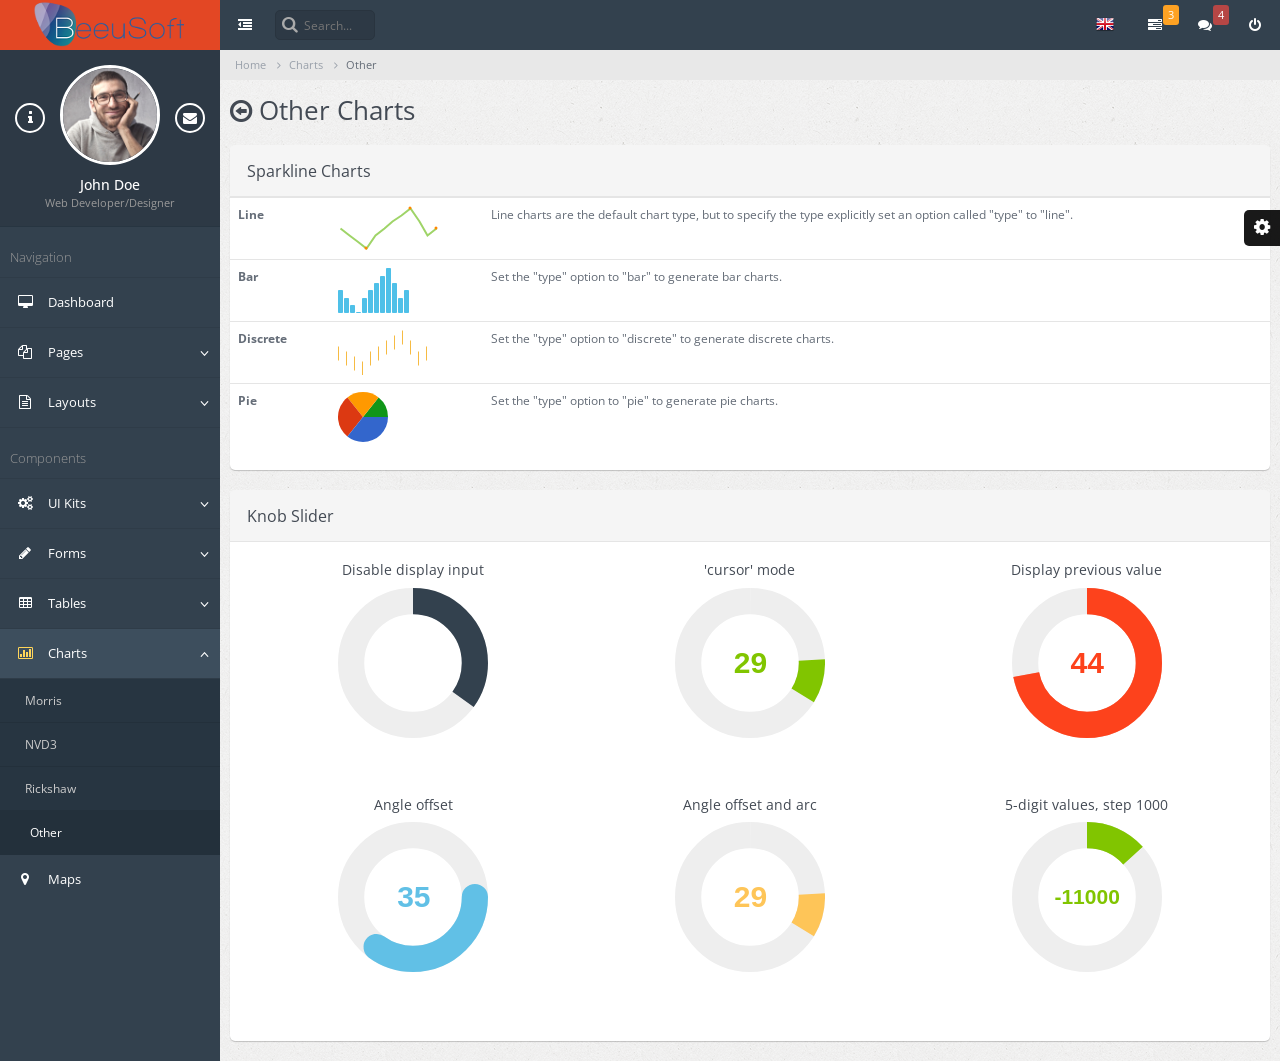
<file: charts-other.html>
<!DOCTYPE html>
<html lang="en">
    <head>        
        <!-- META SECTION -->
        <title>Atlant - Responsive Bootstrap Admin Template</title>            
        <meta http-equiv="Content-Type" content="text/html; charset=utf-8" />
        <meta http-equiv="X-UA-Compatible" content="IE=edge" />
        <meta name="viewport" content="width=device-width, initial-scale=1" />
        
        <link rel="icon" href="favicon.ico" type="image/x-icon" />
        <!-- END META SECTION -->
        
        <!-- CSS INCLUDE -->        
        <link rel="stylesheet" type="text/css" id="theme" href="css/theme-default.css"/>
        <!-- EOF CSS INCLUDE -->    
    </head>
    <body>
        <!-- START PAGE CONTAINER -->
        <div class="page-container">
            
            <!-- START PAGE SIDEBAR -->
            <div class="page-sidebar">
                <!-- START X-NAVIGATION -->
                <ul class="x-navigation">
                    <li class="xn-logo">
                        <a href="index.html">ATLANT</a>
                        <a href="#" class="x-navigation-control"></a>
                    </li>
                    <li class="xn-profile">
                        <a href="#" class="profile-mini">
                            <img src="assets/images/users/avatar.jpg" alt="John Doe"/>
                        </a>
                        <div class="profile">
                            <div class="profile-image">
                                <img src="assets/images/users/avatar.jpg" alt="John Doe"/>
                            </div>
                            <div class="profile-data">
                                <div class="profile-data-name">John Doe</div>
                                <div class="profile-data-title">Web Developer/Designer</div>
                            </div>
                            <div class="profile-controls">
                                <a href="pages-profile.html" class="profile-control-left"><span class="fa fa-info"></span></a>
                                <a href="pages-messages.html" class="profile-control-right"><span class="fa fa-envelope"></span></a>
                            </div>
                        </div>                                                                        
                    </li>
                    <li class="xn-title">Navigation</li>                    
                    <li>
                        <a href="index.html"><span class="fa fa-desktop"></span> <span class="xn-text">Dashboard</span></a>
                    </li>
                    <li class="xn-openable">
                        <a href="#"><span class="fa fa-files-o"></span> <span class="xn-text">Pages</span></a>
                        <ul>
                            <li><a href="pages-gallery.html"><span class="fa fa-image"></span> Gallery</a></li>
                            <li><a href="pages-invoice.html"><span class="fa fa-dollar"></span> Invoice</a></li>
                            <li><a href="pages-edit-profile.html"><span class="fa fa-wrench"></span> Edit Profile</a></li>
                            <li><a href="pages-profile.html"><span class="fa fa-user"></span> Profile</a></li>
                            <li><a href="pages-address-book.html"><span class="fa fa-users"></span> Address Book</a></li>
                            <li class="xn-openable">
                                <a href="#"><span class="fa fa-clock-o"></span> Timeline</a>
                                <ul>
                                    <li><a href="pages-timeline.html"><span class="fa fa-align-center"></span> Default</a></li>
                                    <li><a href="pages-timeline-simple.html"><span class="fa fa-align-justify"></span> Full Width</a></li>
                                </ul>
                            </li>
                            <li class="xn-openable">
                                <a href="#"><span class="fa fa-envelope"></span> Mailbox</a>
                                <ul>
                                    <li><a href="pages-mailbox-inbox.html"><span class="fa fa-inbox"></span> Inbox</a></li>
                                    <li><a href="pages-mailbox-message.html"><span class="fa fa-file-text"></span> Message</a></li>
                                    <li><a href="pages-mailbox-compose.html"><span class="fa fa-pencil"></span> Compose</a></li>
                                </ul>
                            </li>
                            <li><a href="pages-messages.html"><span class="fa fa-comments"></span> Messages</a></li>
                            <li><a href="pages-calendar.html"><span class="fa fa-calendar"></span> Calendar</a></li>
                            <li><a href="pages-tasks.html"><span class="fa fa-edit"></span> Tasks</a></li>
                            <li><a href="pages-content-table.html"><span class="fa fa-columns"></span> Content Table</a></li>
                            <li><a href="pages-faq.html"><span class="fa fa-question-circle"></span> FAQ</a></li>
                            <li><a href="pages-search.html"><span class="fa fa-search"></span> Search</a></li>
                            <li class="xn-openable">
                                <a href="#"><span class="fa fa-file"></span> Blog</a>                                
                                <ul>                                    
                                    <li><a href="pages-blog-list.html"><span class="fa fa-copy"></span> List of Posts</a></li>
                                    <li><a href="pages-blog-post.html"><span class="fa fa-file-o"></span>Single Post</a></li>
                                </ul>
                            </li>
                            <li><a href="pages-lock-screen.html"><span class="fa fa-lock"></span> Lock Screen</a></li>
                            <li class="xn-openable">
                                <a href="#"><span class="fa fa-sign-in"></span> Login</a>
                                <ul>                                                                        
                                    <li><a href="pages-login.html">Login v1</a></li>
                                    <li><a href="pages-login-v2.html">Login v2</a></li>
                                    <li><a href="pages-login-inside.html">Login v2 Inside</a></li>
                                    <li><a href="pages-login-website.html">Website Login</a></li>
                                    <li><a href="pages-login-website-light.html"> Website Login Light</a></li>
                                </ul>
                            </li>          
                            <li class="xn-openable">
                                <a href="#"><span class="fa fa-plus"></span> Registration</a><div class="informer informer-danger">New!</div>
                                <ul>                                                                        
                                    <li><a href="pages-registration.html">Default</a></li>
                                    <li><a href="pages-registration-login.html">With Login</a></li>                                    
                                </ul>
                            </li>
                            <li><a href="pages-forgot-password.html"><span class="fa fa-question"></span> Forgot Password</a><div class="informer informer-danger">New!</div></li>
                            <li class="xn-openable">
                                <a href="#"><span class="fa fa-warning"></span> Error Pages</a>
                                <ul>                                    
                                    <li><a href="pages-error-404.html">Error 404 Sample 1</a></li>
                                    <li><a href="pages-error-404-2.html">Error 404 Sample 2</a></li>
                                    <li><a href="pages-error-500.html"> Error 500</a></li>
                                </ul>
                            </li>                            
                        </ul>
                    </li>
                    <li class="xn-openable">
                        <a href="#"><span class="fa fa-file-text-o"></span> <span class="xn-text">Layouts</span></a>
                        <ul>
                            <li><a href="layout-boxed.html">Boxed</a></li>
                            <li><a href="layout-nav-toggled.html">Navigation Toggled</a></li>
                            <li><a href="layout-nav-toggled-hover.html">Nav Toggled (Hover)</a></li>
                            <li><a href="layout-nav-toggled-item-hover.html">Nav Toggled (Item Hover)</a></li>
                            <li><a href="layout-nav-top.html">Navigation Top</a></li>
                            <li><a href="layout-nav-right.html">Navigation Right</a></li>
                            <li><a href="layout-nav-top-fixed.html">Top Navigation Fixed</a></li>
                            <li><a href="layout-nav-custom.html">Custom Navigation</a></li>
                            <li><a href="layout-nav-top-custom.html">Custom Top Navigation</a></li>
                            <li><a href="layout-frame-left.html">Frame Left Column</a></li>
                            <li><a href="layout-frame-right.html">Frame Right Column</a></li>
                            <li><a href="layout-search-left.html">Search Left Side</a></li>
                            <li><a href="layout-page-sidebar.html">Page Sidebar</a></li>
                            <li><a href="layout-page-loading.html">Page Loading</a></li>
                            <li><a href="layout-rtl.html">Layout RTL</a></li>
                            <li><a href="layout-tabbed.html">Page Tabbed</a><div class="informer informer-danger">New!</div></li>
                            <li><a href="layout-custom-header.html">Custom Header</a><div class="informer informer-danger">New!</div></li>
                            <li><a href="layout-adaptive-panels.html">Adaptive Panels</a><div class="informer informer-danger">New!</div></li>                            
                            <li><a href="blank.html">Blank Page</a></li>
                        </ul>
                    </li>                  
                    <li class="xn-title">Components</li>                    
                    <li class="xn-openable">
                        <a href="#"><span class="fa fa-cogs"></span> <span class="xn-text">UI Kits</span></a>
                        <ul>
                            <li><a href="ui-widgets.html"><span class="fa fa-heart"></span> Widgets</a></li>
                            <li><a href="ui-elements.html"><span class="fa fa-cogs"></span> Elements</a></li>
                            <li><a href="ui-buttons.html"><span class="fa fa-square-o"></span> Buttons</a></li>                            
                            <li><a href="ui-panels.html"><span class="fa fa-pencil-square-o"></span> Panels</a></li>
                            <li><a href="ui-icons.html"><span class="fa fa-magic"></span> Icons</a><div class="informer informer-warning">+679</div></li>
                            <li><a href="ui-typography.html"><span class="fa fa-pencil"></span> Typography</a></li>
                            <li><a href="ui-portlet.html"><span class="fa fa-th"></span> Portlet</a></li>
                            <li><a href="ui-sliders.html"><span class="fa fa-arrows-h"></span> Sliders</a></li>
                            <li><a href="ui-alerts-popups.html"><span class="fa fa-warning"></span> Alerts & Popups</a></li>                            
                            <li><a href="ui-lists.html"><span class="fa fa-list-ul"></span> Lists</a></li>
                            <li><a href="ui-tour.html"><span class="fa fa-random"></span> Tour</a></li>
                            <li><a href="ui-nestable.html"><span class="fa fa-sitemap"></span> Nestable List</a></li>
                            <li><a href="ui-autocomplete.html"><span class="fa fa-search-plus"></span> Autocomplete</a></li>
                            <li><a href="ui-slide-menu.html"><span class="fa fa-angle-right"></span> Slide Menu</a><div class="informer informer-danger">New!</div></li>
                        </ul>
                    </li>                    
                    <li class="xn-openable">
                        <a href="#"><span class="fa fa-pencil"></span> <span class="xn-text">Forms</span></a>
                        <ul>
                            <li class="xn-openable">
                                <a href="form-layouts-two-column.html"><span class="fa fa-tasks"></span> Form Layouts</a>
                                <ul>
                                    <li><a href="form-layouts-one-column.html"><span class="fa fa-align-justify"></span> One Column</a></li>
                                    <li><a href="form-layouts-two-column.html"><span class="fa fa-th-large"></span> Two Column</a></li>
                                    <li><a href="form-layouts-tabbed.html"><span class="fa fa-table"></span> Tabbed</a></li>
                                    <li><a href="form-layouts-separated.html"><span class="fa fa-th-list"></span> Separated Rows</a></li>
                                </ul> 
                            </li>
                            <li><a href="form-elements.html"><span class="fa fa-file-text-o"></span> Elements</a></li>
                            <li><a href="form-validation.html"><span class="fa fa-list-alt"></span> Validation</a></li>
                            <li><a href="form-wizards.html"><span class="fa fa-arrow-right"></span> Wizards</a></li>
                            <li><a href="form-editors.html"><span class="fa fa-text-width"></span> WYSIWYG Editors</a></li>
                            <li><a href="form-file-handling.html"><span class="fa fa-floppy-o"></span> File Handling</a></li>
                        </ul>
                    </li>
                    <li class="xn-openable">
                        <a href="tables.html"><span class="fa fa-table"></span> <span class="xn-text">Tables</span></a>
                        <ul>                            
                            <li><a href="table-basic.html"><span class="fa fa-align-justify"></span> Basic</a></li>
                            <li><a href="table-datatables.html"><span class="fa fa-sort-alpha-desc"></span> Data Tables</a></li>
                            <li><a href="table-export.html"><span class="fa fa-download"></span> Export Tables</a></li>                            
                        </ul>
                    </li>
                    <li class="xn-openable active">
                        <a href="#"><span class="fa fa-bar-chart-o"></span> <span class="xn-text">Charts</span></a>
                        <ul>
                            <li><a href="charts-morris.html">Morris</a></li>
                            <li><a href="charts-nvd3.html">NVD3</a></li>
                            <li><a href="charts-rickshaw.html">Rickshaw</a></li>
                            <li class="active"><a href="charts-other.html">Other</a></li>                            
                        </ul>
                    </li>      
                    <li>
                        <a href="maps.html"><span class="fa fa-map-marker"></span> <span class="xn-text">Maps</span></a>
                    </li>                    
                    <li class="xn-openable">
                        <a href="#"><span class="fa fa-sitemap"></span> <span class="xn-text">Navigation Levels</span></a>
                        <ul>                            
                            <li class="xn-openable">
                                <a href="#">Second Level</a>
                                <ul>
                                    <li class="xn-openable">
                                        <a href="#">Third Level</a>
                                        <ul>
                                            <li class="xn-openable">
                                                <a href="#">Fourth Level</a>
                                                <ul>
                                                    <li><a href="#">Fifth Level</a></li>
                                                </ul>
                                            </li>
                                        </ul>
                                    </li>
                                </ul>
                            </li>                            
                        </ul>
                    </li>                    
                </ul>
                <!-- END X-NAVIGATION -->
            </div>
            <!-- END PAGE SIDEBAR -->
            
            <!-- PAGE CONTENT -->
            <div class="page-content">
                
                <!-- START X-NAVIGATION VERTICAL -->
                <ul class="x-navigation x-navigation-horizontal x-navigation-panel">
                    <!-- TOGGLE NAVIGATION -->
                    <li class="xn-icon-button">
                        <a href="#" class="x-navigation-minimize"><span class="fa fa-dedent"></span></a>
                    </li>
                    <!-- END TOGGLE NAVIGATION -->
                    <!-- SEARCH -->
                    <li class="xn-search">
                        <form role="form">
                            <input type="text" name="search" placeholder="Search..."/>
                        </form>
                    </li>   
                    <!-- END SEARCH -->
                    <!-- POWER OFF -->
                    <li class="xn-icon-button pull-right last">
                        <a href="#"><span class="fa fa-power-off"></span></a>
                        <ul class="xn-drop-left animated zoomIn">
                            <li><a href="pages-lock-screen.html"><span class="fa fa-lock"></span> Lock Screen</a></li>
                            <li><a href="#" class="mb-control" data-box="#mb-signout"><span class="fa fa-sign-out"></span> Sign Out</a></li>
                        </ul>                        
                    </li> 
                    <!-- END POWER OFF -->
                    <!-- MESSAGES -->
                    <li class="xn-icon-button pull-right">
                        <a href="#"><span class="fa fa-comments"></span></a>
                        <div class="informer informer-danger">4</div>
                        <div class="panel panel-primary animated zoomIn xn-drop-left xn-panel-dragging">
                            <div class="panel-heading">
                                <h3 class="panel-title"><span class="fa fa-comments"></span> Messages</h3>                                
                                <div class="pull-right">
                                    <span class="label label-danger">4 new</span>
                                </div>
                            </div>
                            <div class="panel-body list-group list-group-contacts scroll" style="height: 200px;">
                                <a href="#" class="list-group-item">
                                    <div class="list-group-status status-online"></div>
                                    <img src="assets/images/users/user2.jpg" class="pull-left" alt="John Doe"/>
                                    <span class="contacts-title">John Doe</span>
                                    <p>Praesent placerat tellus id augue condimentum</p>
                                </a>
                                <a href="#" class="list-group-item">
                                    <div class="list-group-status status-away"></div>
                                    <img src="assets/images/users/user.jpg" class="pull-left" alt="Dmitry Ivaniuk"/>
                                    <span class="contacts-title">Dmitry Ivaniuk</span>
                                    <p>Donec risus sapien, sagittis et magna quis</p>
                                </a>
                                <a href="#" class="list-group-item">
                                    <div class="list-group-status status-away"></div>
                                    <img src="assets/images/users/user3.jpg" class="pull-left" alt="Nadia Ali"/>
                                    <span class="contacts-title">Nadia Ali</span>
                                    <p>Mauris vel eros ut nunc rhoncus cursus sed</p>
                                </a>
                                <a href="#" class="list-group-item">
                                    <div class="list-group-status status-offline"></div>
                                    <img src="assets/images/users/user6.jpg" class="pull-left" alt="Darth Vader"/>
                                    <span class="contacts-title">Darth Vader</span>
                                    <p>I want my money back!</p>
                                </a>
                            </div>     
                            <div class="panel-footer text-center">
                                <a href="pages-messages.html">Show all messages</a>
                            </div>                            
                        </div>                        
                    </li>
                    <!-- END MESSAGES -->
                    <!-- TASKS -->
                    <li class="xn-icon-button pull-right">
                        <a href="#"><span class="fa fa-tasks"></span></a>
                        <div class="informer informer-warning">3</div>
                        <div class="panel panel-primary animated zoomIn xn-drop-left xn-panel-dragging">
                            <div class="panel-heading">
                                <h3 class="panel-title"><span class="fa fa-tasks"></span> Tasks</h3>                                
                                <div class="pull-right">
                                    <span class="label label-warning">3 active</span>
                                </div>
                            </div>
                            <div class="panel-body list-group scroll" style="height: 200px;">                                
                                <a class="list-group-item" href="#">
                                    <strong>Phasellus augue arcu, elementum</strong>
                                    <div class="progress progress-small progress-striped active">
                                        <div class="progress-bar progress-bar-danger" role="progressbar" aria-valuenow="50" aria-valuemin="0" aria-valuemax="100" style="width: 50%;">50%</div>
                                    </div>
                                    <small class="text-muted">John Doe, 25 Sep 2015 / 50%</small>
                                </a>
                                <a class="list-group-item" href="#">
                                    <strong>Aenean ac cursus</strong>
                                    <div class="progress progress-small progress-striped active">
                                        <div class="progress-bar progress-bar-warning" role="progressbar" aria-valuenow="80" aria-valuemin="0" aria-valuemax="100" style="width: 80%;">80%</div>
                                    </div>
                                    <small class="text-muted">Dmitry Ivaniuk, 24 Sep 2015 / 80%</small>
                                </a>
                                <a class="list-group-item" href="#">
                                    <strong>Lorem ipsum dolor</strong>
                                    <div class="progress progress-small progress-striped active">
                                        <div class="progress-bar progress-bar-success" role="progressbar" aria-valuenow="95" aria-valuemin="0" aria-valuemax="100" style="width: 95%;">95%</div>
                                    </div>
                                    <small class="text-muted">John Doe, 23 Sep 2015 / 95%</small>
                                </a>
                                <a class="list-group-item" href="#">
                                    <strong>Cras suscipit ac quam at tincidunt.</strong>
                                    <div class="progress progress-small">
                                        <div class="progress-bar" role="progressbar" aria-valuenow="100" aria-valuemin="0" aria-valuemax="100" style="width: 100%;">100%</div>
                                    </div>
                                    <small class="text-muted">John Doe, 21 Sep 2015 /</small><small class="text-success"> Done</small>
                                </a>                                
                            </div>     
                            <div class="panel-footer text-center">
                                <a href="pages-tasks.html">Show all tasks</a>
                            </div>                            
                        </div>                        
                    </li>
                    <!-- END TASKS -->
                    <!-- LANG BAR -->
                    <li class="xn-icon-button pull-right">
                        <a href="#"><span class="flag flag-gb"></span></a>
                        <ul class="xn-drop-left xn-drop-white animated zoomIn">
                            <li><a href="#"><span class="flag flag-gb"></span> English</a></li>
                            <li><a href="#"><span class="flag flag-de"></span> Deutsch</a></li>
                            <li><a href="#"><span class="flag flag-cn"></span> Chinese</a></li>
                        </ul>                        
                    </li> 
                    <!-- END LANG BAR -->
                </ul>
                <!-- END X-NAVIGATION VERTICAL -->                    
                
                <!-- START BREADCRUMB -->
                <ul class="breadcrumb">
                    <li><a href="#">Home</a></li>
                    <li><a href="#">Charts</a></li>
                    <li class="active">Other</li>
                </ul>
                <!-- END BREADCRUMB -->                
                
                <!-- PAGE TITLE -->
                <div class="page-title">                    
                    <h2><span class="fa fa-arrow-circle-o-left"></span> Other Charts</h2>
                </div>
                <!-- END PAGE TITLE -->                
                
                <!-- PAGE CONTENT WRAPPER -->
                <div class="page-content-wrap">                
                
                    <div class="row">

                        <div class="col-md-12">

                            <!-- START SPARKLINE CHARTS -->
                            <div class="panel panel-default">
                                <div class="panel-heading">
                                    <h3 class="panel-title">Sparkline Charts</h3>
                                </div>
                                <div class="block-content">                                    
                                    <table class="table">
                                        <tr>
                                            <td width="100"><strong>Line</strong></td>
                                            <td><span class="sparkline" sparkFillColor="#FFF" sparkLineWidth="2" sparkLineColor="#9FD468" sparkWidth="100" sparkHeight="45" >5,4,3,2,4,5,6,7,8,6,4,5</span></td>
                                            <td>Line charts are the default chart type, but to specify the type explicitly set an option called "type" to "line".</td>
                                        </tr>
                                        <tr>
                                            <td><strong>Bar</strong></td>
                                            <td><span class="sparkline" sparkType="bar" sparkBarColor="#4FC0E8" sparkWidth="100" sparkHeight="45" sparkBarWidth="5">5,4,3,2,4,5,6,7,8,6,4,5</span></td>
                                            <td>Set the "type" option to "bar" to generate bar charts. </td>
                                        </tr>
                                        <tr>
                                            <td width="100"><strong>Discrete</strong></td>
                                            <td><span class="sparkline" sparkType="discrete" sparkLineColor="#F6BB43" sparkWidth="100" sparkHeight="45" >5,4,3,2,4,5,6,7,8,6,4,5</span></td>
                                            <td>Set the "type" option to "discrete" to generate discrete charts.</td>
                                        </tr>
                                        <tr>
                                            <td width="100"><strong>Pie</strong></td>
                                            <td><span class="sparkline" sparkType="pie" sparkWidth="50" sparkHeight="50" >5,4,3,2</span></td>
                                            <td>Set the "type" option to "pie" to generate pie charts.</td>
                                        </tr>
                                    </table>
                                </div>
                            </div>
                            <!-- END SPARKLINE CHARTS -->

                            <!-- START KNOB SLIDER -->
                            <div class="panel panel-default">
                                <div class="panel-heading">
                                    <h3 class="panel-title">Knob Slider</h3>
                                </div>                            
                                <div class="panel-body">

                                    <div class="row">
                                        <div class="col-md-4 text-center">
                                            <h5>Disable display input</h5>
                                            <input class="knob" data-width="150" data-fgColor="#33414E" data-displayInput=false value="35"/>                                        
                                        </div>
                                        <div class="col-md-4 text-center">
                                            <h5>'cursor' mode</h5>
                                            <input class="knob" data-width="150" data-cursor=true data-fgColor="#81C500" value="29"/>                                        
                                        </div>
                                        <div class="col-md-4 text-center">
                                            <h5>Display previous value</h5>
                                            <input class="knob" data-width="150" data-min="-100" data-fgColor="#FD421C" data-displayPrevious=true value="44"/>
                                        </div>
                                    </div>                                                                    

                                    <div class="row">
                                        <div class="col-md-4 text-center">
                                            <h5>Angle offset</h5>
                                            <input class="knob" data-width="150" data-angleOffset="90" data-linecap="round" data-fgColor="#61C0E6" value="35"/>
                                        </div>
                                        <div class="col-md-4 text-center">
                                            <h5>Angle offset and arc</h5>
                                            <input class="knob" data-width="150" data-cursor=true data-fgColor="#FEC558" value="29"/>                                        
                                        </div>
                                        <div class="col-md-4 text-center">
                                            <h5>5-digit values, step 1000</h5>
                                            <input class="knob" data-width="150" data-min="-15000" data-displayPrevious=true data-max="15000" data-step="1000" value="-11000" data-fgColor="#81C500"/>                                         
                                        </div>
                                    </div>

                                </div>
                            </div>
                            <!-- END KNOB SLIDER -->

                        </div>

                    </div>
                
                </div>
                <!-- END PAGE CONTENT WRAPPER -->                                
            </div>            
            <!-- END PAGE CONTENT -->
        </div>
        <!-- END PAGE CONTAINER -->
        
        <!-- MESSAGE BOX-->
        <div class="message-box animated fadeIn" data-sound="alert" id="mb-signout">
            <div class="mb-container">
                <div class="mb-middle">
                    <div class="mb-title"><span class="fa fa-sign-out"></span> Log <strong>Out</strong> ?</div>
                    <div class="mb-content">
                        <p>Are you sure you want to log out?</p>                    
                        <p>Press No if youwant to continue work. Press Yes to logout current user.</p>
                    </div>
                    <div class="mb-footer">
                        <div class="pull-right">
                            <a href="pages-login.html" class="btn btn-success btn-lg">Yes</a>
                            <button class="btn btn-default btn-lg mb-control-close">No</button>
                        </div>
                    </div>
                </div>
            </div>
        </div>
        <!-- END MESSAGE BOX-->

        <!-- START PRELOADS -->
        <audio id="audio-alert" src="audio/alert.mp3" preload="auto"></audio>
        <audio id="audio-fail" src="audio/fail.mp3" preload="auto"></audio>
        <!-- END PRELOADS -->              
        
    <!-- START SCRIPTS -->
        <!-- START PLUGINS -->
        <script type="text/javascript" src="js/plugins/jquery/jquery.min.js"></script>
        <script type="text/javascript" src="js/plugins/jquery/jquery-ui.min.js"></script>
        <script type="text/javascript" src="js/plugins/bootstrap/bootstrap.min.js"></script>        
        <!-- END PLUGINS -->
        
        <!-- START THIS PAGE PLUGINS-->        
        <script type='text/javascript' src='js/plugins/icheck/icheck.min.js'></script>
        <script type="text/javascript" src="js/plugins/mcustomscrollbar/jquery.mCustomScrollbar.min.js"></script>
        
        <script type="text/javascript" src="js/plugins/sparkline/jquery.sparkline.min.js"></script>
        <script type="text/javascript" src="js/plugins/knob/jquery.knob.min.js"></script>
        <!-- END THIS PAGE PLUGINS-->        
        
        <!-- START TEMPLATE -->
        <script type="text/javascript" src="js/settings.js"></script>
        
        <script type="text/javascript" src="js/plugins.js"></script>        
        <script type="text/javascript" src="js/actions.js"></script>
        <!-- END TEMPLATE -->
    <!-- END SCRIPTS -->        
    </body>
</html>
</file>
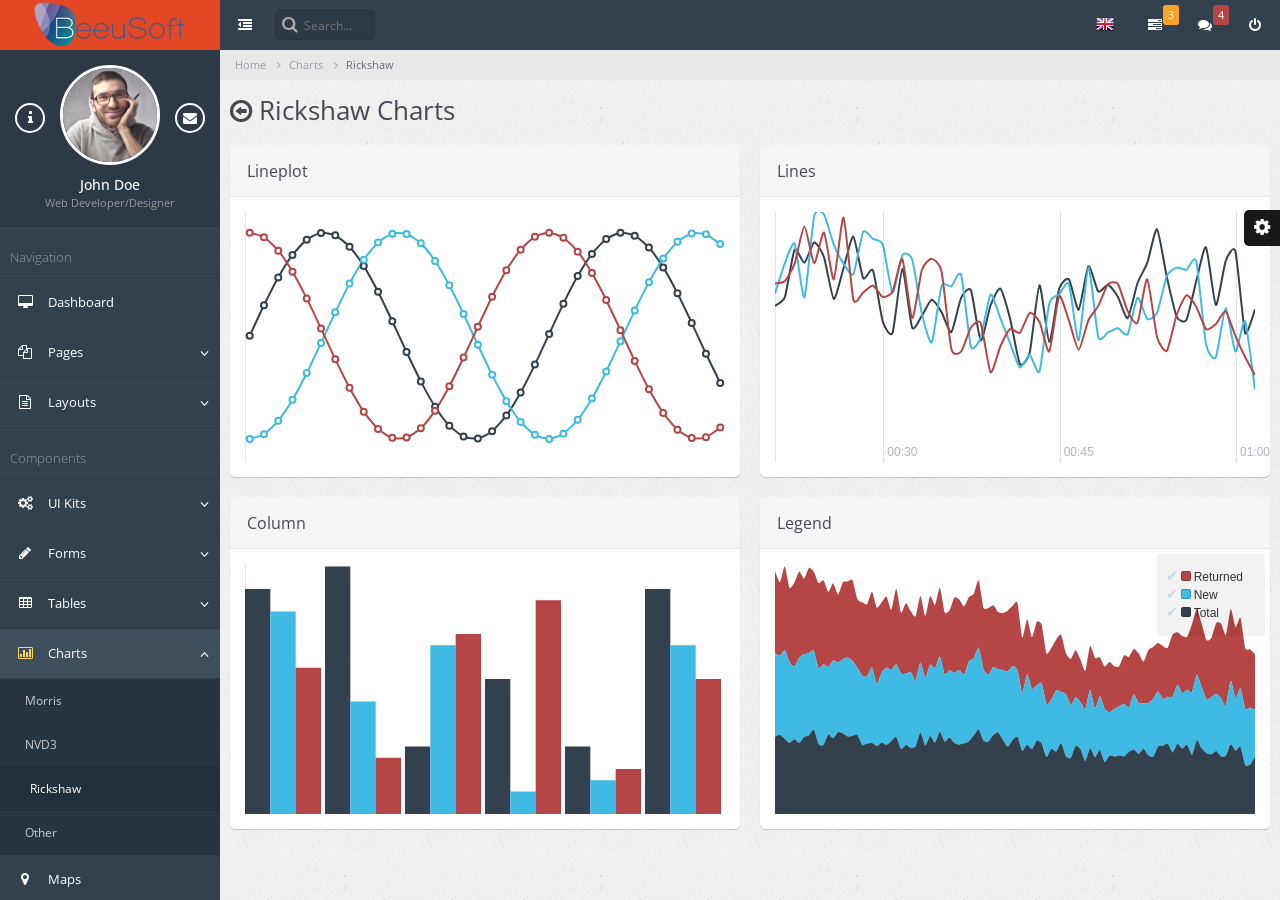
<file: charts-rickshaw.html>
<!DOCTYPE html>
<html lang="en">
    <head>        
        <!-- META SECTION -->
        <title>Atlant - Responsive Bootstrap Admin Template</title>            
        <meta http-equiv="Content-Type" content="text/html; charset=utf-8" />
        <meta http-equiv="X-UA-Compatible" content="IE=edge" />
        <meta name="viewport" content="width=device-width, initial-scale=1" />
        
        <link rel="icon" href="favicon.ico" type="image/x-icon" />
        <!-- END META SECTION -->
        
        <!-- CSS INCLUDE -->        
        <link rel="stylesheet" type="text/css" id="theme" href="css/theme-default.css"/>
        <!-- EOF CSS INCLUDE -->    
    </head>
    <body>
        <!-- START PAGE CONTAINER -->
        <div class="page-container">
            
            <!-- START PAGE SIDEBAR -->
            <div class="page-sidebar">
                <!-- START X-NAVIGATION -->
                <ul class="x-navigation">
                    <li class="xn-logo">
                        <a href="index.html">ATLANT</a>
                        <a href="#" class="x-navigation-control"></a>
                    </li>
                    <li class="xn-profile">
                        <a href="#" class="profile-mini">
                            <img src="assets/images/users/avatar.jpg" alt="John Doe"/>
                        </a>
                        <div class="profile">
                            <div class="profile-image">
                                <img src="assets/images/users/avatar.jpg" alt="John Doe"/>
                            </div>
                            <div class="profile-data">
                                <div class="profile-data-name">John Doe</div>
                                <div class="profile-data-title">Web Developer/Designer</div>
                            </div>
                            <div class="profile-controls">
                                <a href="pages-profile.html" class="profile-control-left"><span class="fa fa-info"></span></a>
                                <a href="pages-messages.html" class="profile-control-right"><span class="fa fa-envelope"></span></a>
                            </div>
                        </div>                                                                        
                    </li>
                    <li class="xn-title">Navigation</li>                    
                    <li>
                        <a href="index.html"><span class="fa fa-desktop"></span> <span class="xn-text">Dashboard</span></a>
                    </li>
                    <li class="xn-openable">
                        <a href="#"><span class="fa fa-files-o"></span> <span class="xn-text">Pages</span></a>
                        <ul>
                            <li><a href="pages-gallery.html"><span class="fa fa-image"></span> Gallery</a></li>
                            <li><a href="pages-invoice.html"><span class="fa fa-dollar"></span> Invoice</a></li>
                            <li><a href="pages-edit-profile.html"><span class="fa fa-wrench"></span> Edit Profile</a></li>
                            <li><a href="pages-profile.html"><span class="fa fa-user"></span> Profile</a></li>
                            <li><a href="pages-address-book.html"><span class="fa fa-users"></span> Address Book</a></li>
                            <li class="xn-openable">
                                <a href="#"><span class="fa fa-clock-o"></span> Timeline</a>
                                <ul>
                                    <li><a href="pages-timeline.html"><span class="fa fa-align-center"></span> Default</a></li>
                                    <li><a href="pages-timeline-simple.html"><span class="fa fa-align-justify"></span> Full Width</a></li>
                                </ul>
                            </li>
                            <li class="xn-openable">
                                <a href="#"><span class="fa fa-envelope"></span> Mailbox</a>
                                <ul>
                                    <li><a href="pages-mailbox-inbox.html"><span class="fa fa-inbox"></span> Inbox</a></li>
                                    <li><a href="pages-mailbox-message.html"><span class="fa fa-file-text"></span> Message</a></li>
                                    <li><a href="pages-mailbox-compose.html"><span class="fa fa-pencil"></span> Compose</a></li>
                                </ul>
                            </li>
                            <li><a href="pages-messages.html"><span class="fa fa-comments"></span> Messages</a></li>
                            <li><a href="pages-calendar.html"><span class="fa fa-calendar"></span> Calendar</a></li>
                            <li><a href="pages-tasks.html"><span class="fa fa-edit"></span> Tasks</a></li>
                            <li><a href="pages-content-table.html"><span class="fa fa-columns"></span> Content Table</a></li>
                            <li><a href="pages-faq.html"><span class="fa fa-question-circle"></span> FAQ</a></li>
                            <li><a href="pages-search.html"><span class="fa fa-search"></span> Search</a></li>
                            <li class="xn-openable">
                                <a href="#"><span class="fa fa-file"></span> Blog</a>                                
                                <ul>                                    
                                    <li><a href="pages-blog-list.html"><span class="fa fa-copy"></span> List of Posts</a></li>
                                    <li><a href="pages-blog-post.html"><span class="fa fa-file-o"></span>Single Post</a></li>
                                </ul>
                            </li>
                            <li><a href="pages-lock-screen.html"><span class="fa fa-lock"></span> Lock Screen</a></li>
                            <li class="xn-openable">
                                <a href="#"><span class="fa fa-sign-in"></span> Login</a>
                                <ul>                                                                        
                                    <li><a href="pages-login.html">Login v1</a></li>
                                    <li><a href="pages-login-v2.html">Login v2</a></li>
                                    <li><a href="pages-login-inside.html">Login v2 Inside</a></li>
                                    <li><a href="pages-login-website.html">Website Login</a></li>
                                    <li><a href="pages-login-website-light.html"> Website Login Light</a></li>
                                </ul>
                            </li>            
                            <li class="xn-openable">
                                <a href="#"><span class="fa fa-plus"></span> Registration</a><div class="informer informer-danger">New!</div>
                                <ul>                                                                        
                                    <li><a href="pages-registration.html">Default</a></li>
                                    <li><a href="pages-registration-login.html">With Login</a></li>                                    
                                </ul>
                            </li>
                            <li><a href="pages-forgot-password.html"><span class="fa fa-question"></span> Forgot Password</a><div class="informer informer-danger">New!</div></li>
                            <li class="xn-openable">
                                <a href="#"><span class="fa fa-warning"></span> Error Pages</a>
                                <ul>                                    
                                    <li><a href="pages-error-404.html">Error 404 Sample 1</a></li>
                                    <li><a href="pages-error-404-2.html">Error 404 Sample 2</a></li>
                                    <li><a href="pages-error-500.html"> Error 500</a></li>
                                </ul>
                            </li>                            
                        </ul>
                    </li>
                    <li class="xn-openable">
                        <a href="#"><span class="fa fa-file-text-o"></span> <span class="xn-text">Layouts</span></a>
                        <ul>
                            <li><a href="layout-boxed.html">Boxed</a></li>
                            <li><a href="layout-nav-toggled.html">Navigation Toggled</a></li>
                            <li><a href="layout-nav-toggled-hover.html">Nav Toggled (Hover)</a></li>
                            <li><a href="layout-nav-toggled-item-hover.html">Nav Toggled (Item Hover)</a></li>
                            <li><a href="layout-nav-top.html">Navigation Top</a></li>
                            <li><a href="layout-nav-right.html">Navigation Right</a></li>
                            <li><a href="layout-nav-top-fixed.html">Top Navigation Fixed</a></li>
                            <li><a href="layout-nav-custom.html">Custom Navigation</a></li>
                            <li><a href="layout-nav-top-custom.html">Custom Top Navigation</a></li>
                            <li><a href="layout-frame-left.html">Frame Left Column</a></li>
                            <li><a href="layout-frame-right.html">Frame Right Column</a></li>
                            <li><a href="layout-search-left.html">Search Left Side</a></li>
                            <li><a href="layout-page-sidebar.html">Page Sidebar</a></li>
                            <li><a href="layout-page-loading.html">Page Loading</a></li>
                            <li><a href="layout-rtl.html">Layout RTL</a></li>
                            <li><a href="layout-tabbed.html">Page Tabbed</a><div class="informer informer-danger">New!</div></li>
                            <li><a href="layout-custom-header.html">Custom Header</a><div class="informer informer-danger">New!</div></li>
                            <li><a href="layout-adaptive-panels.html">Adaptive Panels</a><div class="informer informer-danger">New!</div></li>                            
                            <li><a href="blank.html">Blank Page</a></li>
                        </ul>
                    </li>                  
                    <li class="xn-title">Components</li>                    
                    <li class="xn-openable">
                        <a href="#"><span class="fa fa-cogs"></span> <span class="xn-text">UI Kits</span></a>
                        <ul>
                            <li><a href="ui-widgets.html"><span class="fa fa-heart"></span> Widgets</a></li>
                            <li><a href="ui-elements.html"><span class="fa fa-cogs"></span> Elements</a></li>
                            <li><a href="ui-buttons.html"><span class="fa fa-square-o"></span> Buttons</a></li>                            
                            <li><a href="ui-panels.html"><span class="fa fa-pencil-square-o"></span> Panels</a></li>
                            <li><a href="ui-icons.html"><span class="fa fa-magic"></span> Icons</a><div class="informer informer-warning">+679</div></li>
                            <li><a href="ui-typography.html"><span class="fa fa-pencil"></span> Typography</a></li>
                            <li><a href="ui-portlet.html"><span class="fa fa-th"></span> Portlet</a></li>
                            <li><a href="ui-sliders.html"><span class="fa fa-arrows-h"></span> Sliders</a></li>
                            <li><a href="ui-alerts-popups.html"><span class="fa fa-warning"></span> Alerts & Popups</a></li>                            
                            <li><a href="ui-lists.html"><span class="fa fa-list-ul"></span> Lists</a></li>
                            <li><a href="ui-tour.html"><span class="fa fa-random"></span> Tour</a></li>
                            <li><a href="ui-nestable.html"><span class="fa fa-sitemap"></span> Nestable List</a></li>
                            <li><a href="ui-autocomplete.html"><span class="fa fa-search-plus"></span> Autocomplete</a></li>
                            <li><a href="ui-slide-menu.html"><span class="fa fa-angle-right"></span> Slide Menu</a><div class="informer informer-danger">New!</div></li>
                        </ul>
                    </li>                    
                    <li class="xn-openable">
                        <a href="#"><span class="fa fa-pencil"></span> <span class="xn-text">Forms</span></a>
                        <ul>
                            <li class="xn-openable">
                                <a href="form-layouts-two-column.html"><span class="fa fa-tasks"></span> Form Layouts</a>
                                <ul>
                                    <li><a href="form-layouts-one-column.html"><span class="fa fa-align-justify"></span> One Column</a></li>
                                    <li><a href="form-layouts-two-column.html"><span class="fa fa-th-large"></span> Two Column</a></li>
                                    <li><a href="form-layouts-tabbed.html"><span class="fa fa-table"></span> Tabbed</a></li>
                                    <li><a href="form-layouts-separated.html"><span class="fa fa-th-list"></span> Separated Rows</a></li>
                                </ul> 
                            </li>
                            <li><a href="form-elements.html"><span class="fa fa-file-text-o"></span> Elements</a></li>
                            <li><a href="form-validation.html"><span class="fa fa-list-alt"></span> Validation</a></li>
                            <li><a href="form-wizards.html"><span class="fa fa-arrow-right"></span> Wizards</a></li>
                            <li><a href="form-editors.html"><span class="fa fa-text-width"></span> WYSIWYG Editors</a></li>
                            <li><a href="form-file-handling.html"><span class="fa fa-floppy-o"></span> File Handling</a></li>
                        </ul>
                    </li>
                    <li class="xn-openable">
                        <a href="tables.html"><span class="fa fa-table"></span> <span class="xn-text">Tables</span></a>
                        <ul>                            
                            <li><a href="table-basic.html"><span class="fa fa-align-justify"></span> Basic</a></li>
                            <li><a href="table-datatables.html"><span class="fa fa-sort-alpha-desc"></span> Data Tables</a></li>
                            <li><a href="table-export.html"><span class="fa fa-download"></span> Export Tables</a></li>                            
                        </ul>
                    </li>
                    <li class="xn-openable active">
                        <a href="#"><span class="fa fa-bar-chart-o"></span> <span class="xn-text">Charts</span></a>
                        <ul>
                            <li><a href="charts-morris.html">Morris</a></li>
                            <li><a href="charts-nvd3.html">NVD3</a></li>
                            <li class="active"><a href="charts-rickshaw.html">Rickshaw</a></li>
                            <li><a href="charts-other.html">Other</a></li>
                        </ul>
                    </li>          
                    <li>
                        <a href="maps.html"><span class="fa fa-map-marker"></span> <span class="xn-text">Maps</span></a>
                    </li>                    
                    <li class="xn-openable">
                        <a href="#"><span class="fa fa-sitemap"></span> <span class="xn-text">Navigation Levels</span></a>
                        <ul>                            
                            <li class="xn-openable">
                                <a href="#">Second Level</a>
                                <ul>
                                    <li class="xn-openable">
                                        <a href="#">Third Level</a>
                                        <ul>
                                            <li class="xn-openable">
                                                <a href="#">Fourth Level</a>
                                                <ul>
                                                    <li><a href="#">Fifth Level</a></li>
                                                </ul>
                                            </li>
                                        </ul>
                                    </li>
                                </ul>
                            </li>                            
                        </ul>
                    </li>                    
                </ul>
                <!-- END X-NAVIGATION -->
            </div>
            <!-- END PAGE SIDEBAR -->
            
            <!-- PAGE CONTENT -->
            <div class="page-content">
                
                <!-- START X-NAVIGATION VERTICAL -->
                <ul class="x-navigation x-navigation-horizontal x-navigation-panel">
                    <!-- TOGGLE NAVIGATION -->
                    <li class="xn-icon-button">
                        <a href="#" class="x-navigation-minimize"><span class="fa fa-dedent"></span></a>
                    </li>
                    <!-- END TOGGLE NAVIGATION -->
                    <!-- SEARCH -->
                    <li class="xn-search">
                        <form role="form">
                            <input type="text" name="search" placeholder="Search..."/>
                        </form>
                    </li>   
                    <!-- END SEARCH -->
                    <!-- POWER OFF -->
                    <li class="xn-icon-button pull-right last">
                        <a href="#"><span class="fa fa-power-off"></span></a>
                        <ul class="xn-drop-left animated zoomIn">
                            <li><a href="pages-lock-screen.html"><span class="fa fa-lock"></span> Lock Screen</a></li>
                            <li><a href="#" class="mb-control" data-box="#mb-signout"><span class="fa fa-sign-out"></span> Sign Out</a></li>
                        </ul>                        
                    </li> 
                    <!-- END POWER OFF -->
                    <!-- MESSAGES -->
                    <li class="xn-icon-button pull-right">
                        <a href="#"><span class="fa fa-comments"></span></a>
                        <div class="informer informer-danger">4</div>
                        <div class="panel panel-primary animated zoomIn xn-drop-left xn-panel-dragging">
                            <div class="panel-heading">
                                <h3 class="panel-title"><span class="fa fa-comments"></span> Messages</h3>                                
                                <div class="pull-right">
                                    <span class="label label-danger">4 new</span>
                                </div>
                            </div>
                            <div class="panel-body list-group list-group-contacts scroll" style="height: 200px;">
                                <a href="#" class="list-group-item">
                                    <div class="list-group-status status-online"></div>
                                    <img src="assets/images/users/user2.jpg" class="pull-left" alt="John Doe"/>
                                    <span class="contacts-title">John Doe</span>
                                    <p>Praesent placerat tellus id augue condimentum</p>
                                </a>
                                <a href="#" class="list-group-item">
                                    <div class="list-group-status status-away"></div>
                                    <img src="assets/images/users/user.jpg" class="pull-left" alt="Dmitry Ivaniuk"/>
                                    <span class="contacts-title">Dmitry Ivaniuk</span>
                                    <p>Donec risus sapien, sagittis et magna quis</p>
                                </a>
                                <a href="#" class="list-group-item">
                                    <div class="list-group-status status-away"></div>
                                    <img src="assets/images/users/user3.jpg" class="pull-left" alt="Nadia Ali"/>
                                    <span class="contacts-title">Nadia Ali</span>
                                    <p>Mauris vel eros ut nunc rhoncus cursus sed</p>
                                </a>
                                <a href="#" class="list-group-item">
                                    <div class="list-group-status status-offline"></div>
                                    <img src="assets/images/users/user6.jpg" class="pull-left" alt="Darth Vader"/>
                                    <span class="contacts-title">Darth Vader</span>
                                    <p>I want my money back!</p>
                                </a>
                            </div>     
                            <div class="panel-footer text-center">
                                <a href="pages-messages.html">Show all messages</a>
                            </div>                            
                        </div>                        
                    </li>
                    <!-- END MESSAGES -->
                    <!-- TASKS -->
                    <li class="xn-icon-button pull-right">
                        <a href="#"><span class="fa fa-tasks"></span></a>
                        <div class="informer informer-warning">3</div>
                        <div class="panel panel-primary animated zoomIn xn-drop-left xn-panel-dragging">
                            <div class="panel-heading">
                                <h3 class="panel-title"><span class="fa fa-tasks"></span> Tasks</h3>                                
                                <div class="pull-right">
                                    <span class="label label-warning">3 active</span>
                                </div>
                            </div>
                            <div class="panel-body list-group scroll" style="height: 200px;">                                
                                <a class="list-group-item" href="#">
                                    <strong>Phasellus augue arcu, elementum</strong>
                                    <div class="progress progress-small progress-striped active">
                                        <div class="progress-bar progress-bar-danger" role="progressbar" aria-valuenow="50" aria-valuemin="0" aria-valuemax="100" style="width: 50%;">50%</div>
                                    </div>
                                    <small class="text-muted">John Doe, 25 Sep 2015 / 50%</small>
                                </a>
                                <a class="list-group-item" href="#">
                                    <strong>Aenean ac cursus</strong>
                                    <div class="progress progress-small progress-striped active">
                                        <div class="progress-bar progress-bar-warning" role="progressbar" aria-valuenow="80" aria-valuemin="0" aria-valuemax="100" style="width: 80%;">80%</div>
                                    </div>
                                    <small class="text-muted">Dmitry Ivaniuk, 24 Sep 2015 / 80%</small>
                                </a>
                                <a class="list-group-item" href="#">
                                    <strong>Lorem ipsum dolor</strong>
                                    <div class="progress progress-small progress-striped active">
                                        <div class="progress-bar progress-bar-success" role="progressbar" aria-valuenow="95" aria-valuemin="0" aria-valuemax="100" style="width: 95%;">95%</div>
                                    </div>
                                    <small class="text-muted">John Doe, 23 Sep 2015 / 95%</small>
                                </a>
                                <a class="list-group-item" href="#">
                                    <strong>Cras suscipit ac quam at tincidunt.</strong>
                                    <div class="progress progress-small">
                                        <div class="progress-bar" role="progressbar" aria-valuenow="100" aria-valuemin="0" aria-valuemax="100" style="width: 100%;">100%</div>
                                    </div>
                                    <small class="text-muted">John Doe, 21 Sep 2015 /</small><small class="text-success"> Done</small>
                                </a>                                
                            </div>     
                            <div class="panel-footer text-center">
                                <a href="pages-tasks.html">Show all tasks</a>
                            </div>                            
                        </div>                        
                    </li>
                    <!-- END TASKS -->
                    <!-- LANG BAR -->
                    <li class="xn-icon-button pull-right">
                        <a href="#"><span class="flag flag-gb"></span></a>
                        <ul class="xn-drop-left xn-drop-white animated zoomIn">
                            <li><a href="#"><span class="flag flag-gb"></span> English</a></li>
                            <li><a href="#"><span class="flag flag-de"></span> Deutsch</a></li>
                            <li><a href="#"><span class="flag flag-cn"></span> Chinese</a></li>
                        </ul>                        
                    </li> 
                    <!-- END LANG BAR -->
                </ul>
                <!-- END X-NAVIGATION VERTICAL -->                    
                
                <!-- START BREADCRUMB -->
                <ul class="breadcrumb">
                    <li><a href="#">Home</a></li>
                    <li><a href="#">Charts</a></li>
                    <li class="active">Rickshaw</li>
                </ul>
                <!-- END BREADCRUMB -->                
                                
                <!-- PAGE TITLE -->
                <div class="page-title">                    
                    <h2><span class="fa fa-arrow-circle-o-left"></span> Rickshaw Charts</h2>
                </div>
                <!-- END PAGE TITLE -->                

                <!-- PAGE CONTENT WRAPPER -->
                <div class="page-content-wrap">
                    
                    <div class="row">
                        
                        <div class="col-md-6">
                            <div class="panel panel-default">
                                <div class="panel-heading">
                                    <h3 class="panel-title">Lineplot</h3>
                                </div>
                                <div class="panel-body">                                    
                                    <div id="charts-lineplot"></div>
                                </div>
                            </div>
                        </div>
                        
                        <div class="col-md-6">
                            <div class="panel panel-default">
                                <div class="panel-heading">
                                    <h3 class="panel-title">Lines</h3>
                                </div>
                                <div class="panel-body">                                    
                                    <div id="charts-lines"></div>
                                </div>
                            </div>                            
                        </div>
                        
                    </div>
                    
                    <div class="row">
                        
                        <div class="col-md-6">
                            <div class="panel panel-default">
                                <div class="panel-heading">
                                    <h3 class="panel-title">Column</h3>
                                </div>
                                <div class="panel-body">                                    
                                    <div id="charts-column"></div>
                                </div>
                            </div>                                                        
                        </div>
                        
                        <div class="col-md-6">
                            <div class="panel panel-default">
                                <div class="panel-heading">
                                    <h3 class="panel-title">Legend</h3>
                                </div>
                                <div class="panel-body">                                    
                                    <div id="charts-legend"></div>
                                    <div class="chart-legend">
                                        <div id="legend"></div>
                                    </div>
                                </div>
                            </div>                            
                        </div>
                        
                    </div>                    
                    
                </div>
                <!-- END PAGE CONTENT WRAPPER -->                
            </div>            
            <!-- END PAGE CONTENT -->
        </div>
        <!-- END PAGE CONTAINER -->
        
        <!-- MESSAGE BOX-->
        <div class="message-box animated fadeIn" data-sound="alert" id="mb-signout">
            <div class="mb-container">
                <div class="mb-middle">
                    <div class="mb-title"><span class="fa fa-sign-out"></span> Log <strong>Out</strong> ?</div>
                    <div class="mb-content">
                        <p>Are you sure you want to log out?</p>                    
                        <p>Press No if youwant to continue work. Press Yes to logout current user.</p>
                    </div>
                    <div class="mb-footer">
                        <div class="pull-right">
                            <a href="pages-login.html" class="btn btn-success btn-lg">Yes</a>
                            <button class="btn btn-default btn-lg mb-control-close">No</button>
                        </div>
                    </div>
                </div>
            </div>
        </div>
        <!-- END MESSAGE BOX-->

        <!-- START PRELOADS -->
        <audio id="audio-alert" src="audio/alert.mp3" preload="auto"></audio>
        <audio id="audio-fail" src="audio/fail.mp3" preload="auto"></audio>
        <!-- END PRELOADS -->               
        
    <!-- START SCRIPTS -->
        <!-- START PLUGINS -->
        <script type="text/javascript" src="js/plugins/jquery/jquery.min.js"></script>
        <script type="text/javascript" src="js/plugins/jquery/jquery-ui.min.js"></script>
        <script type="text/javascript" src="js/plugins/bootstrap/bootstrap.min.js"></script>        
        <!-- END PLUGINS -->
        
        <!-- START THIS PAGE PLUGINS-->        
        <script type='text/javascript' src='js/plugins/icheck/icheck.min.js'></script>
        <script type="text/javascript" src="js/plugins/mcustomscrollbar/jquery.mCustomScrollbar.min.js"></script>
        
        <script type="text/javascript" src="js/plugins/rickshaw/d3.v3.js"></script>
        <script type="text/javascript" src="js/plugins/rickshaw/rickshaw.min.js"></script>     
        <!-- END THIS PAGE PLUGINS-->        
        
        <!-- START TEMPLATE -->
        <script type="text/javascript" src="js/settings.js"></script>
        
        <script type="text/javascript" src="js/plugins.js"></script>        
        <script type="text/javascript" src="js/actions.js"></script>
        <script type="text/javascript" src="js/demo_charts_rickshaw.js"></script>
        <!-- END TEMPLATE -->
    <!-- END SCRIPTS -->        
    </body>
</html>
</file>
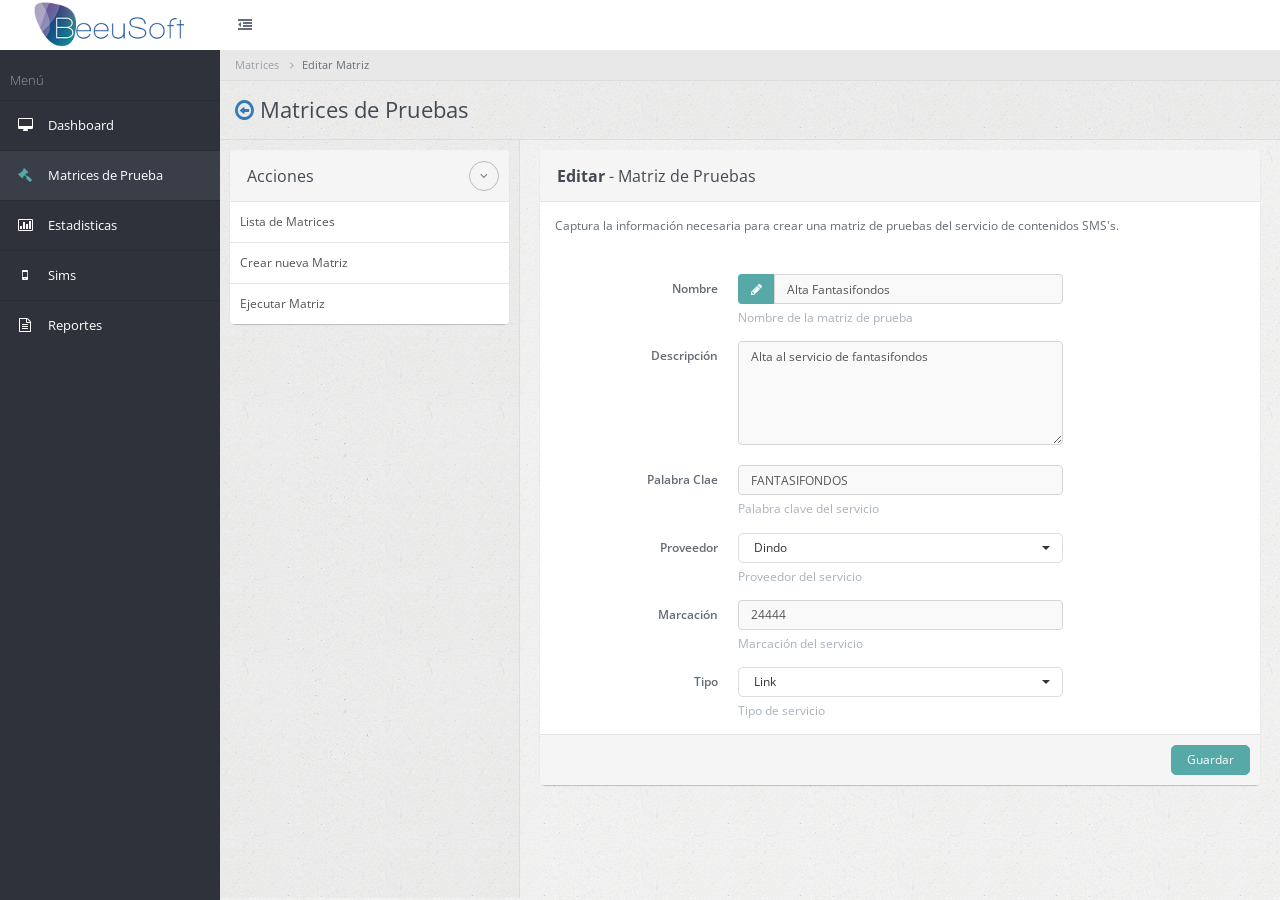
<file: edit_matriz.html>
<!DOCTYPE html>
<html lang="en">
<head>
    <title>Beeusoft - Certificaci&oacute;n de contenidos SMS</title>
    <meta http-equiv="Content-Type" content="text/html; charset=utf-8" />
    <meta http-equiv="X-UA-Compatible" content="IE=edge" />
    <meta name="viewport" content="width=device-width, initial-scale=1" />
    <link rel="icon" href="favicon.ico" type="image/x-icon" />
    <link rel="stylesheet" type="text/css" href="css/base.css" />
</head>
<link rel="stylesheet" type="text/css" id="theme" href="css/theme-serenity-head-light.css" />
<body style="" class="">
    <div class="page-container">
        <div style="height: 1070px;" class="page-sidebar scroll">
            <ul class="x-navigation">
                <li class="xn-logo">
                    <a href="dashboard.html">Beeusoft</a>
                    <a href="#" class="x-navigation-control"></a>
                </li>
                <li class="xn-title">Men&uacute;</li>
                <li>
                    <a href="dashboard.html">
                        <span class="fa fa-desktop"></span>
                        <span class="xn-text">Dashboard</span>
                    </a>
                </li>
                <li class="active">
                    <a href="matrix.html">
                        <span class="fa fa-gavel"></span>
                        <span class="xn-text">Matrices de Prueba</span>
                    </a>
                </li>
                <li>
                    <a href="statistics.html">
                        <span class="fa fa-bar-chart-o"></span>
                        <span class="xn-text">Estadisticas</span>
                    </a>
                </li>
                <li>
                    <a href="sims.html">
                        <span class="fa fa-mobile-phone"></span>
                        <span class="xn-text">Sims</span>
                    </a>
                </li>
                <li>
                    <a href="reporte.pdf">
                        <span class="fa fa-file-text-o"></span>
                        <span class="xn-text">Reportes</span>
                    </a>
                </li>
            </ul>
        </div>
        <div style="" class="page-content">
            <ul class="x-navigation x-navigation-horizontal x-navigation-panel">
                <li class="xn-icon-button">
                    <a href="#" class="x-navigation-minimize">
                        <span class="fa fa-dedent"></span>
                    </a>
                </li>
            </ul>
            <ul class="breadcrumb push-down-0">
                <li>
                    <a href="#">Matrices</a>
                </li>
                <li class="active">Editar Matriz</li>
            </ul>
            <div class="content-frame">
                <div class="content-frame-top">
                    <div class="page-title">
                        <h2>
                            <a href="dashboard.html">
                                <span class="fa fa-arrow-circle-o-left"></span>
                            </a>
                            Matrices de Pruebas
                        </h2>
                    </div>
                    <div class="pull-right">
                        <button class="btn btn-default content-frame-left-toggle">
                            <span class="fa fa-bars"></span>
                        </button>
                    </div>
                </div>
                <div style="height: 928px;" class="content-frame-left">
                    <div class="panel panel-default">
                        <div class="panel-heading">
                            <h3 class="panel-title">Acciones</h3>
                            <ul class="panel-controls">
                                <li>
                                    <a class="panel-collapse" href="#">
                                        <span class="fa fa-angle-down"></span>
                                    </a>
                                </li>
                            </ul>
                        </div>

                        <div class="panel-body list-group list-group-contacts">
                            <div class="list-group border-bottom">
                                <a href="matrix.html" class="list-group-item">Lista de Matrices</a>
                                <a href="new_matriz.html" class="list-group-item">Crear nueva Matriz</a>
                                <a href="exe_matriz.html" class="list-group-item">Ejecutar Matriz</a>
                            </div>
                        </div>
                    </div>
                </div>
                <div style="height: 988px;" class="content-frame-body form-horizontal">
                    <div class="row">
                        <div class="col-md-12">
                            
                            <form class="form-horizontal">
                            <div class="panel panel-default">
                                <div class="panel-heading">
                                    <h3 class="panel-title"><strong>Editar</strong> - Matriz de Pruebas</h3>
                                </div>
                                <div class="panel-body">
                                    <p>Captura la informaci&oacute;n necesaria para crear una matriz de pruebas del servicio de contenidos SMS's.</p>
                                </div>
                                <div class="panel-body">                                                                        
                                    
                                    <div class="form-group">
                                        <label class="col-md-3 col-xs-12 control-label">Nombre</label>
                                        <div class="col-md-6 col-xs-12">                                            
                                            <div class="input-group">
                                                <span class="input-group-addon"><span class="fa fa-pencil"></span></span>
                                                <input type="text" class="form-control" value="Alta Fantasifondos" placeholder="Nombre de la matriz de prueba"/>
                                            </div>                                            
                                            <span class="help-block">Nombre de la matriz de prueba</span>
                                        </div>
                                    </div>
                                    
                                    <div class="form-group">
                                        <label class="col-md-3 col-xs-12 control-label">Descripci&oacute;n</label>
                                        <div class="col-md-6 col-xs-12">                                            
                                            <textarea class="form-control" rows="5" placeholder="Detalles de la matriz de prueba">Alta al servicio de fantasifondos</textarea>
                                            <span class="help-block"></span>
                                        </div>
                                    </div>
                                    
                                    <div class="form-group">
                                        <label class="col-md-3 col-xs-12 control-label">Palabra Clae</label>
                                        <div class="col-md-6 col-xs-12">                                                                                                                                        
                                            <input type="text" class="form-control" name="filename" id="filename" placeholder="Palabra clave" value="FANTASIFONDOS"/>
                                            <span class="help-block">Palabra clave del servicio</span>
                                        </div>
                                    </div>

                                    <div class="form-group">
                                        <label class="col-md-3 col-xs-12 control-label">Proveedor</label>
                                        <div class="col-md-6 col-xs-12">                                                                                            
                                            <select class="form-control select">
                                                <option selected>Dindo</option>
                                                <option>Wau</option>
                                            </select>
                                            <span class="help-block">Proveedor del servicio</span>
                                        </div>
                                    </div>
                                    
                                    <div class="form-group">
                                        <label class="col-md-3 col-xs-12 control-label">Marcaci&oacute;n</label>
                                        <div class="col-md-6 col-xs-12">                                                                                                                                        
                                            <input type="text" class="form-control" name="filename" id="filename" placeholder="N&uacute;mero de la marcaci&oacute;n" value="24444"/>
                                            <span class="help-block">Marcaci&oacute;n del servicio</span>
                                        </div>
                                    </div>
                                    
                                    <div class="form-group">
                                        <label class="col-md-3 col-xs-12 control-label">Tipo</label>
                                        <div class="col-md-6 col-xs-12">                                                                                                                                        
                                            <select class="form-control select">
                                                <option>Texto</option>
                                                <option selected>Link</option>
                                                <option>Imagen</option>
                                            </select>
                                            <span class="help-block">Tipo de servicio</span>
                                        </div>
                                    </div>

                                </div>
                                <div class="panel-footer">
                                    <a class="btn btn-primary pull-right" href="matrix.html">Guardar</a>
                                </div>
                            </div>
                            </form>
                            
                        </div>
                    </div>  
                </div>
            </div>
        </div>
    </div>
    <script type="text/javascript" src="js/plugins/jquery/jquery.min.js"></script>
    <script type="text/javascript" src="js/plugins/jquery/jquery-ui.min.js"></script>
    <script type="text/javascript" src="js/plugins/bootstrap/bootstrap.min.js"></script>
    <script type="text/javascript" src="js/plugins/bootstrap/bootstrap-select.js"></script>
    <script type="text/javascript" src="js/plugins/mcustomscrollbar/jquery.mCustomScrollbar.min.js"></script>
    <script type="text/javascript" src="js/plugins/icheck/icheck.min.js"></script>
    <script type="text/javascript" src="js/plugins.js"></script>
    <script type="text/javascript" src="js/actions.js"></script>     
</body>
</html>
</file>
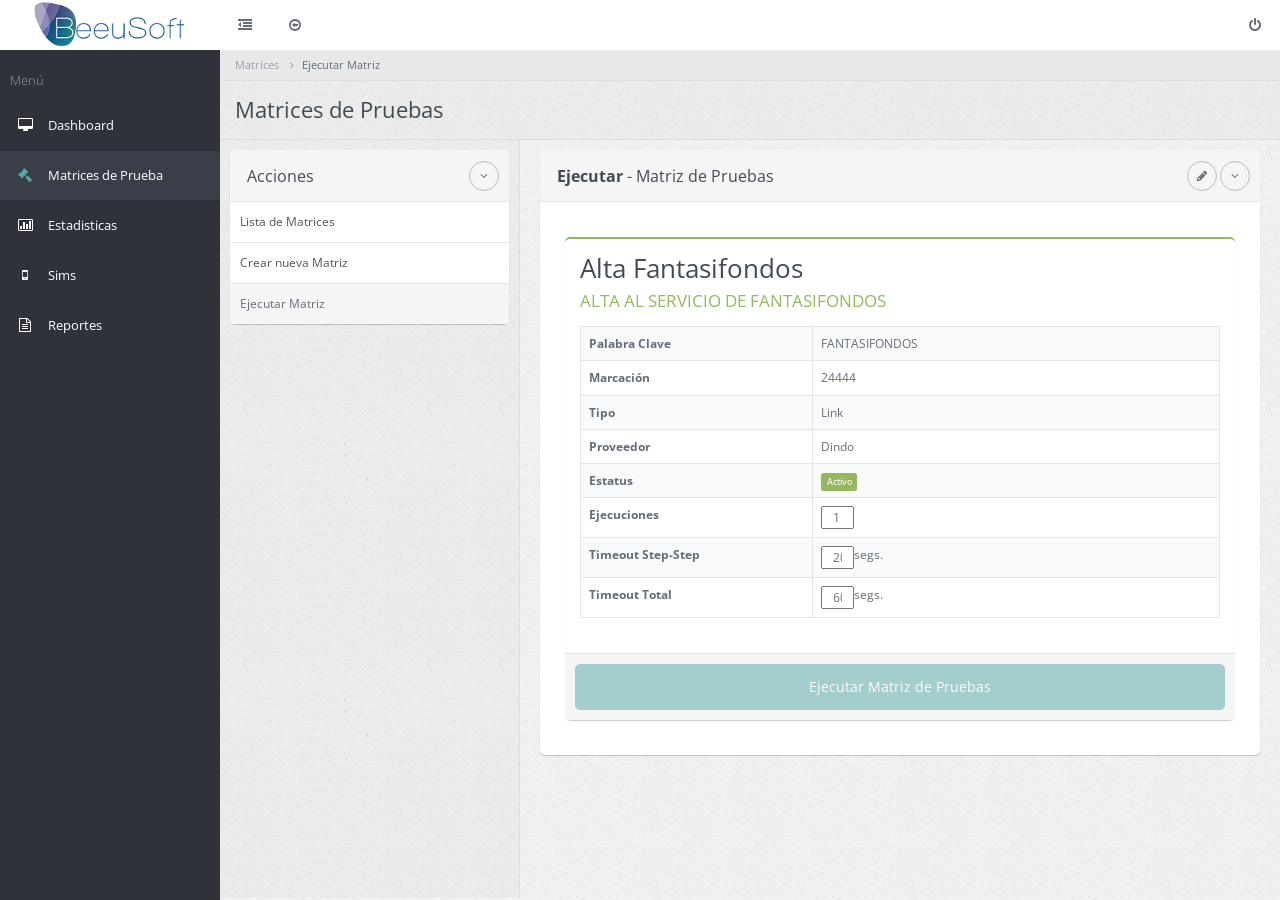
<file: exe_matriz.html>
<!DOCTYPE html>
<html lang="en">
<head>
    <title>Beeusoft - Certificaci&oacute;n de contenidos SMS</title>
    <meta http-equiv="Content-Type" content="text/html; charset=utf-8" />
    <meta http-equiv="X-UA-Compatible" content="IE=edge" />
    <meta name="viewport" content="width=device-width, initial-scale=1" />
    <link rel="icon" href="favicon.ico" type="image/x-icon" />
    <link rel="stylesheet" type="text/css" href="css/base.css" />
</head>
<link rel="stylesheet" type="text/css" id="theme" href="css/theme-serenity-head-light.css" />
<body style="" class="">
    <div class="page-container">
        <div style="height: 1070px;" class="page-sidebar scroll">
            <ul class="x-navigation">
                <li class="xn-logo">
                    <a href="dashboard.html">Beeusoft</a>
                    <a href="#" class="x-navigation-control"></a>
                </li>
                <li class="xn-title">Men&uacute;</li>
                <li>
                    <a href="dashboard.html">
                        <span class="fa fa-desktop"></span>
                        <span class="xn-text">Dashboard</span>
                    </a>
                </li>
                <li class="active">
                    <a href="matrix.html">
                        <span class="fa fa-gavel"></span>
                        <span class="xn-text">Matrices de Prueba</span>
                    </a>
                </li>
                <li>
                    <a href="statistics.html">
                        <span class="fa fa-bar-chart-o"></span>
                        <span class="xn-text">Estadisticas</span>
                    </a>
                </li>
                <li>
                    <a href="sims.html">
                        <span class="fa fa-mobile-phone"></span>
                        <span class="xn-text">Sims</span>
                    </a>
                </li>
                <li>
                    <a href="reporte.pdf">
                        <span class="fa fa-file-text-o"></span>
                        <span class="xn-text">Reportes</span>
                    </a>
                </li>
            </ul>
        </div>
        <div style="" class="page-content">
            <ul class="x-navigation x-navigation-horizontal x-navigation-panel">
                <li class="xn-icon-button">
                    <a href="#" class="x-navigation-minimize"><span class="fa fa-dedent"></span></a>
                </li>
                <li class="xn-icon-button">
                    <a href="#" class=""><span class="fa fa-arrow-circle-o-left"></span></a>
                </li>
                <li class="xn-icon-button pull-right last">
                    <a href="#" class=""><span class="fa fa-power-off"></span></a>
                    <ul class="xn-drop-left animated zoomIn">
                        <li><a href="pages-lock-screen.html"><span class="fa fa-lock"></span> Lock Screen</a></li>
                        <li><a href="#" class="mb-control" data-box="#mb-signout"><span class="fa fa-sign-out"></span> Sign Out</a></li>
                    </ul>                        
                </li> 
            </ul>
            <ul class="breadcrumb push-down-0">
                <li>
                    <a href="#">Matrices</a>
                </li>
                <li class="active">Ejecutar Matriz</li>
            </ul>
            <div class="content-frame">
                <div class="content-frame-top">
                    <div class="page-title">
                        <h2>Matrices de Pruebas</h2>
                    </div>
                    <div class="pull-right">
                        <button class="btn btn-default content-frame-left-toggle">
                            <span class="fa fa-bars"></span>
                        </button>
                    </div>
                </div>
                <div style="height: 928px;" class="content-frame-left">
                    <div class="panel panel-default">
                        <div class="panel-heading">
                            <h3 class="panel-title">Acciones</h3>
                            <ul class="panel-controls">
                                <li>
                                    <a class="panel-collapse" href="#">
                                        <span class="fa fa-angle-down"></span>
                                    </a>
                                </li>
                            </ul>
                        </div>

                        <div class="panel-body list-group list-group-contacts">
                            <div class="list-group border-bottom">
                                <a href="matrix.html" class="list-group-item">Lista de Matrices</a>
                                <a href="new_matriz.html" class="list-group-item">Crear nueva Matriz</a>
                                <a href="exe_matriz.html" class="list-group-item active">Ejecutar Matriz</a>
                            </div>
                        </div>
                    </div>
                </div>
                <div style="height: 988px;" class="content-frame-body form-horizontal">
                    <div class="row">
                        <div class="col-md-12">
                            <div class="panel panel-default">
                                <div class="panel-heading">
                                    <h3 class="panel-title"><strong>Ejecutar</strong> - Matriz de Pruebas</h3>
                                    <ul class="panel-controls">
                                        <li>
                                            <a class="" href="edit_matriz.html" title="Editar Matriz">
                                                <span class="fa fa-pencil"></span>
                                            </a>
                                        </li>
                                        <li>
                                            <a class="panel-collapse" href="#">
                                                <span class="fa fa-angle-down"></span>
                                            </a>
                                        </li>
                                    </ul>
                                </div>
                                <div class="panel-body panel-body-table-fluid">
                                    <div class="row">
                                        <div class="col-md-3" id="step1" style="display: none;">
                                            <div class="widget widget-default widget-padding-sm">
                                                <div class="text-center"><h3 class="text-primary">Envio FANTASIFONDOS al 24444</h3></div>
                                                <div class="content">
                                                    <div class="col-md-5 text-center">
                                                        <span>Hora inicio:</span>
                                                        <div id="startHour" class="plugin-clock widget-medium">00:00:00</div>    
                                                    </div>
                                                    
                                                    <div class="col-md-2 text-center">
                                                        <i class="fa fa-arrow-right fa-2x toArrow" style="display:none;"></i>
                                                        <i class="fa fa-spinner fa-spin fa-2x run"></i>
                                                    </div>

                                                    <div class="col-md-5 text-center">
                                                        <span>Hora final:</span>
                                                        <div class="plugin-clock widget-medium finishHour">00:00:00</div>    
                                                    </div>
                                                </div>
                                            </div>
                                            <div class="text-center result" style="display: none;">
                                                <h5 class="text-default">Mensaje: <span class="label label-primary">FANTASIFONDOS</span> <span class="label label-success">enviado exitosamente</span></h5>
                                                <span>FANTASIFONDOS</span>
                                            </div>
                                        </div>

                                        <div class="col-md-3" id="step2" style="display: none;">
                                            <div  class="widget widget-default widget-padding-sm">
                                                <div class="text-center"><h3 class="text-primary">Recepti&oacute;n de solicitud de confirmaci&oacute;n</h3></div>
                                                <div class="content">
                                                    <div class="col-md-5 text-center">
                                                        <span>Hora inicio:</span>
                                                        <div class="plugin-clock widget-medium startHour">00:00:00</div>    
                                                    </div>
                                                    
                                                    <div class="col-md-2 text-center">
                                                        <i class="fa fa-arrow-left fa-2x toArrow"></i>
                                                        <i class="fa fa-spinner fa-spin fa-2x run"></i>
                                                    </div>

                                                    <div class="col-md-5 text-center">
                                                        <span>Hora final:</span>
                                                        <div class="plugin-clock widget-medium finishHour">00:00:00</div>    
                                                    </div>
                                                </div>
                                            </div>
                                            <div class="text-center result" style="display: none;">
                                                <h5 class="text-default">Mensaje: <span class="label label-primary">FANTASIFONDOS</span> <span class="label label-success">recibido exitosamente</span></h5>
                                                <span>FANTASIFONDOS es un servicio con costo de $22.53 semanal, sera cobrado de tu saldo de forma automatica. Confirma tu suscripcion y responde ALTA a este mensaje</span>
                                            </div>
                                        </div>

                                        <div class="col-md-3" id="step3" style="display: none;">
                                            <div class="widget widget-default widget-padding-sm" >
                                                <div class="text-center"><h3 class="text-primary">Confirmar con mensaje ALTA</h3></div>
                                                <div class="content">
                                                    <div class="col-md-5 text-center">
                                                        <span>Hora inicio:</span>
                                                        <div class="plugin-clock widget-medium startHour">00:00:00</div>    
                                                    </div>
                                                    
                                                    <div class="col-md-2 text-center">
                                                        <i class="fa fa-arrow-right fa-2x toArrow"></i>
                                                        <i class="fa fa-spinner fa-spin fa-2x run"></i>
                                                    </div>

                                                    <div class="col-md-5 text-center">
                                                        <span>Hora final:</span>
                                                        <div class="plugin-clock widget-medium finishHour">00:00:00</div>    
                                                    </div>
                                                </div>
                                            </div>
                                            <div class="text-center result" style="display: none;">
                                                <h5 class="text-default">Mensaje: <span class="label label-primary">ALTA</span> <span class="label label-success">enviado exitosamente</span></h5>
                                                <span>ALTA</span>
                                            </div>
                                        </div>

                                        <div class="col-md-3" id="step4" style="display: none;">
                                            <div class="widget widget-default widget-padding-sm">
                                                <div class="text-center"><h3 class="text-primary">Recepti&oacute;n de bienvenida</h3></div>
                                                <div class="content">
                                                    <div class="col-md-5 text-center">
                                                        <span>Hora inicio:</span>
                                                        <div class="plugin-clock widget-medium startHour">00:00:00</div>    
                                                    </div>
                                                    
                                                    <div class="col-md-2 text-center">
                                                        <i class="fa fa-arrow-left fa-2x toArrow"></i>
                                                        <i class="fa fa-spinner fa-spin fa-2x run"></i>
                                                    </div>

                                                    <div class="col-md-5 text-center">
                                                        <span>Hora final:</span>
                                                        <div class="plugin-clock widget-medium finishHour">00:00:00</div>    
                                                    </div>
                                                </div>
                                            </div>
                                            <div class="text-center result" style="display: none;">
                                                <h5 class="text-default">Mensaje: <span class="label label-primary">Bienvenido</span> <span class="label label-success">recibido exitosamente</span></h5>
                                                <span>Bienvenido a FANTASIFONDOS, tu servicio esta activo con costo de $22.53 semanal. En caso de solicitar la baja del servicio envia BAJA al 24444 sin costo</span>
                                            </div>
                                        </div>
                                    </div>
                                    <div class="row">
                                        <div class="col-md-3" id="step5" style="display: none;">
                                            <div class="widget widget-default widget-padding-sm">
                                                <div class="text-center"><h3 class="text-primary">Recepti&oacute;n de contenido</h3></div>
                                                <div class="content">
                                                    <div class="col-md-5 text-center">
                                                        <span>Hora inicio:</span>
                                                        <div class="plugin-clock widget-medium startHour">00:00:00</div>    
                                                    </div>
                                                    
                                                    <div class="col-md-2 text-center">
                                                        <i class="fa fa-arrow-left fa-2x toArrow"></i>
                                                        <i class="fa fa-spinner fa-spin fa-2x run"></i>
                                                    </div>

                                                    <div class="col-md-5 text-center">
                                                        <span>Hora final:</span>
                                                        <div class="plugin-clock widget-medium finishHour">00:00:00</div>    
                                                    </div>
                                                </div>
                                            </div>
                                            <div class="text-center result" style="display: none;">
                                                <h5 class="text-default">Mensaje: <span class="label label-primary">http://</span> <span class="label label-success">recibido exitosamente</span></h5>
                                                <span>Cobro exitoso de tu suscripcion a FANTASIFONDOS. Disfruta tu contenido aqui “ LINK”</span>
                                            </div>
                                        </div>
                                        <div class="col-md-1" id="step6" style="display: none;">
                                            <a class="tile tile-default tile-valign" href="#" style="border: none;">
                                                <span class="fa fa-check text-success"></span>
                                            </a>
                                        </div>
                                    </div>
                                    <div class="row">
                                        <div class="col-md-12">
                                            <div class="panel panel-success push-up-20">
                                                <div class="panel-body panel-body-pricing">
                                                    <h2>Alta Fantasifondos<br/><small>Alta al servicio de fantasifondos</small></h2>
                                                    <div class="table-responsive">
                                                        <table class="table table-bordered table-striped">
                                                            <tbody>
                                                                <tr>
                                                                    <td><strong>Palabra Clave</strong></td>
                                                                    <td><span>FANTASIFONDOS</span></td>
                                                                </tr>
                                                                <tr>
                                                                    <td><strong>Marcaci&oacute;n</strong></td>
                                                                    <td><span>24444</span></td>
                                                                    </td>
                                                                </tr>
                                                                <tr>
                                                                    <td><strong>Tipo</strong></td>
                                                                    <td><span>Link</span></td>
                                                                </tr>
                                                                <tr>
                                                                    <td><strong>Proveedor</strong></td>
                                                                    <td><span>Dindo</span></td>
                                                                </tr>
                                                                <tr>
                                                                    <td><strong>Estatus</strong></td>
                                                                    <td><span class="label label-success">Activo</span></td>
                                                                </tr>
                                                                <tr>
                                                                    <td><strong>Ejecuciones</strong></td>
                                                                    <td><input type="text" class="col-md-1" value="1"></td>
                                                                </tr>
                                                                <tr>
                                                                    <td><strong>Timeout Step-Step</strong></td>
                                                                    <td><input type="text" class="col-md-1" value="20"> segs.</td>
                                                                </tr>
                                                                <tr>
                                                                    <td><strong>Timeout Total</strong></td>
                                                                    <td><input type="text" class="col-md-1" value="60"> segs.</td>
                                                                </tr>
                                                            </tbody>
                                                        </table>
                                                    </div>
                                                </div>
                                                <div class="panel-footer">                                 
                                                    <button class="btn btn-primary btn-lg btn-block disabled" id="execMatriz">Ejecutar Matriz de Pruebas</button>
                                                </div>
                                            </div>
                                        </div>
                                    </div>
                                </div>
                            </div>
                        </div>
                    </div>  
                </div>
            </div>
        </div>
    </div>
    <script type="text/javascript" src="js/plugins/jquery/jquery.min.js"></script>
    <script type="text/javascript" src="js/plugins/jquery/jquery-ui.min.js"></script>
    <script type="text/javascript" src="js/plugins/bootstrap/bootstrap.min.js"></script>
    <script type="text/javascript" src="js/plugins/mcustomscrollbar/jquery.mCustomScrollbar.min.js"></script>
    <script type="text/javascript" src="js/plugins/icheck/icheck.min.js"></script>
    <script type="text/javascript" src="js/plugins.js"></script>
    <script type="text/javascript" src="js/actions.js"></script>
    <script type="text/javascript" src="js/certsms.js"></script>
</body>
</html>
</file>
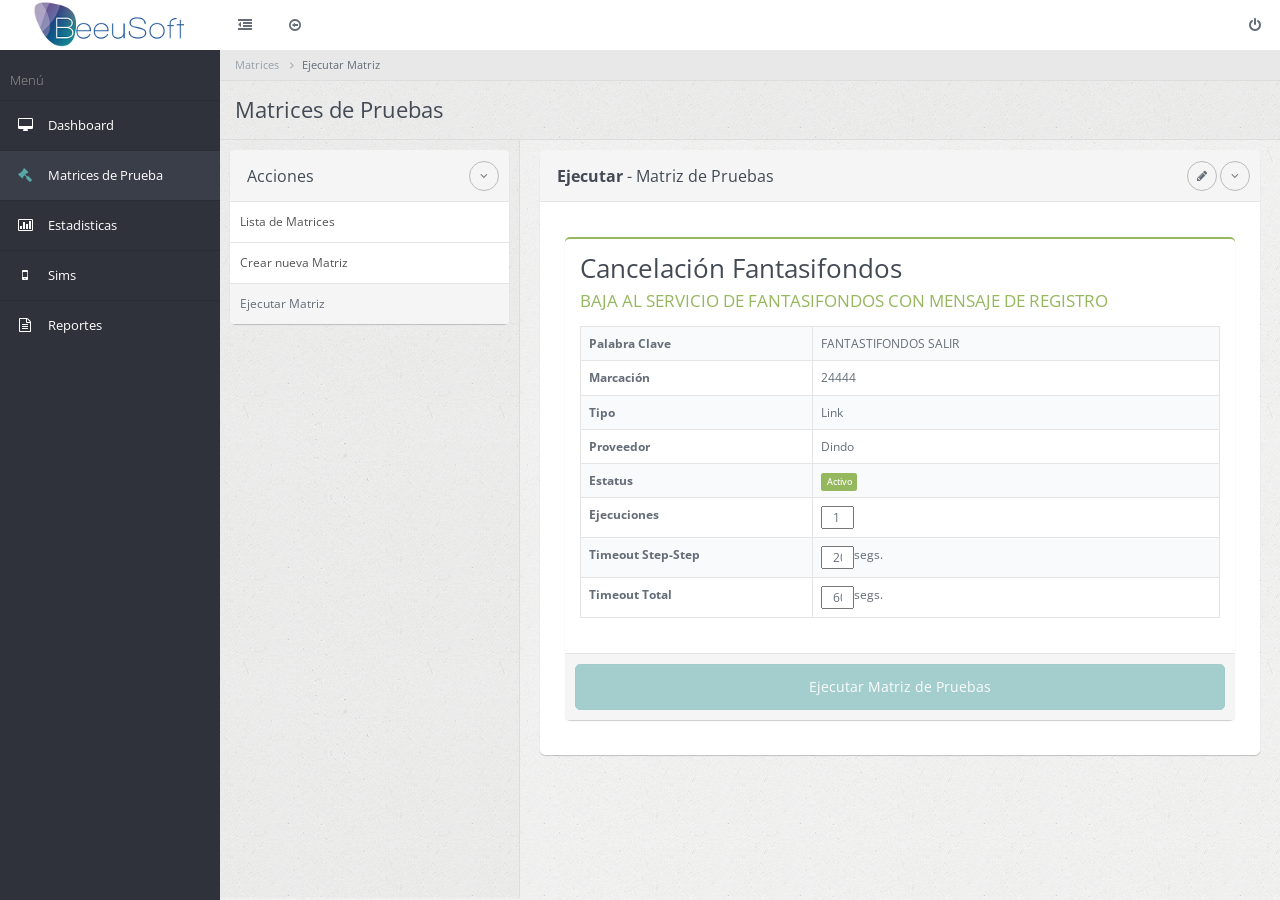
<file: exe_matriz_baja.html>
<!DOCTYPE html>
<html lang="en">
<head>
    <title>Beeusoft - Certificaci&oacute;n de contenidos SMS</title>
    <meta http-equiv="Content-Type" content="text/html; charset=utf-8" />
    <meta http-equiv="X-UA-Compatible" content="IE=edge" />
    <meta name="viewport" content="width=device-width, initial-scale=1" />
    <link rel="icon" href="favicon.ico" type="image/x-icon" />
    <link rel="stylesheet" type="text/css" href="css/base.css" />
</head>
<link rel="stylesheet" type="text/css" id="theme" href="css/theme-serenity-head-light.css" />
<body style="" class="">
    <div class="page-container">
        <div style="height: 1070px;" class="page-sidebar scroll">
            <ul class="x-navigation">
                <li class="xn-logo">
                    <a href="dashboard.html">Beeusoft</a>
                    <a href="#" class="x-navigation-control"></a>
                </li>
                <li class="xn-title">Men&uacute;</li>
                <li>
                    <a href="dashboard.html">
                        <span class="fa fa-desktop"></span>
                        <span class="xn-text">Dashboard</span>
                    </a>
                </li>
                <li class="active">
                    <a href="matrix.html">
                        <span class="fa fa-gavel"></span>
                        <span class="xn-text">Matrices de Prueba</span>
                    </a>
                </li>
                <li>
                    <a href="statistics.html">
                        <span class="fa fa-bar-chart-o"></span>
                        <span class="xn-text">Estadisticas</span>
                    </a>
                </li>
                <li>
                    <a href="sims.html">
                        <span class="fa fa-mobile-phone"></span>
                        <span class="xn-text">Sims</span>
                    </a>
                </li>
                <li>
                    <a href="reporte.pdf">
                        <span class="fa fa-file-text-o"></span>
                        <span class="xn-text">Reportes</span>
                    </a>
                </li>
            </ul>
        </div>
        <div style="" class="page-content">
            <ul class="x-navigation x-navigation-horizontal x-navigation-panel">
                <li class="xn-icon-button">
                    <a href="#" class="x-navigation-minimize"><span class="fa fa-dedent"></span></a>
                </li>
                <li class="xn-icon-button">
                    <a href="#" class=""><span class="fa fa-arrow-circle-o-left"></span></a>
                </li>
                <li class="xn-icon-button pull-right last">
                    <a href="#" class=""><span class="fa fa-power-off"></span></a>
                    <ul class="xn-drop-left animated zoomIn">
                        <li><a href="pages-lock-screen.html"><span class="fa fa-lock"></span> Lock Screen</a></li>
                        <li><a href="#" class="mb-control" data-box="#mb-signout"><span class="fa fa-sign-out"></span> Sign Out</a></li>
                    </ul>                        
                </li> 
            </ul>
            <ul class="breadcrumb push-down-0">
                <li>
                    <a href="#">Matrices</a>
                </li>
                <li class="active">Ejecutar Matriz</li>
            </ul>
            <div class="content-frame">
                <div class="content-frame-top">
                    <div class="page-title">
                        <h2>Matrices de Pruebas</h2>
                    </div>
                    <div class="pull-right">
                        <button class="btn btn-default content-frame-left-toggle">
                            <span class="fa fa-bars"></span>
                        </button>
                    </div>
                </div>
                <div style="height: 928px;" class="content-frame-left">
                    <div class="panel panel-default">
                        <div class="panel-heading">
                            <h3 class="panel-title">Acciones</h3>
                            <ul class="panel-controls">
                                <li>
                                    <a class="panel-collapse" href="#">
                                        <span class="fa fa-angle-down"></span>
                                    </a>
                                </li>
                            </ul>
                        </div>

                        <div class="panel-body list-group list-group-contacts">
                            <div class="list-group border-bottom">
                                <a href="matrix.html" class="list-group-item">Lista de Matrices</a>
                                <a href="new_matriz.html" class="list-group-item">Crear nueva Matriz</a>
                                <a href="exe_matriz.html" class="list-group-item active">Ejecutar Matriz</a>
                            </div>
                        </div>
                    </div>
                </div>
                <div style="height: 988px;" class="content-frame-body form-horizontal">
                    <div class="row">
                        <div class="col-md-12">
                            <div class="panel panel-default">
                                <div class="panel-heading">
                                    <h3 class="panel-title"><strong>Ejecutar</strong> - Matriz de Pruebas</h3>
                                    <ul class="panel-controls">
                                        <li>
                                            <a class="" href="edit_matriz.html" title="Editar Matriz">
                                                <span class="fa fa-pencil"></span>
                                            </a>
                                        </li>
                                        <li>
                                            <a class="panel-collapse" href="#">
                                                <span class="fa fa-angle-down"></span>
                                            </a>
                                        </li>
                                    </ul>
                                </div>
                                <div class="panel-body panel-body-table-fluid">
                                    <div class="row">
                                        <div class="col-md-3" id="step1" style="display: none;">
                                            <div class="widget widget-default widget-padding-sm">
                                                <div class="text-center"><h3 class="text-primary">Envio FANTASIFONDOS al 24444</h3></div>
                                                <div class="content">
                                                    <div class="col-md-5 text-center">
                                                        <span>Hora inicio:</span>
                                                        <div id="startHour" class="plugin-clock widget-medium">00:00:00</div>    
                                                    </div>
                                                    
                                                    <div class="col-md-2 text-center">
                                                        <i class="fa fa-arrow-right fa-2x toArrow" style="display:none;"></i>
                                                        <i class="fa fa-spinner fa-spin fa-2x run"></i>
                                                    </div>

                                                    <div class="col-md-5 text-center">
                                                        <span>Hora final:</span>
                                                        <div class="plugin-clock widget-medium finishHour">00:00:00</div>    
                                                    </div>
                                                </div>
                                            </div>
                                            <div class="text-center result" style="display: none;">
                                                <h5 class="text-default">Mensaje: <span class="label label-primary">FANTASIFONDOS</span> <span class="label label-success">enviado exitosamente</span></h5>
                                                <span>FANTASIFONDOS</span>
                                            </div>
                                        </div>

                                        <div class="col-md-3" id="step2" style="display: none;">
                                            <div  class="widget widget-default widget-padding-sm">
                                                <div class="text-center"><h3 class="text-primary">Recepci&oacute;n de solicitud</h3></div>
                                                <div class="content">
                                                    <div class="col-md-5 text-center">
                                                        <span>Hora inicio:</span>
                                                        <div class="plugin-clock widget-medium startHour">00:00:00</div>    
                                                    </div>
                                                    
                                                    <div class="col-md-2 text-center">
                                                        <i class="fa fa-arrow-left fa-2x toArrow"></i>
                                                        <i class="fa fa-spinner fa-spin fa-2x run"></i>
                                                    </div>

                                                    <div class="col-md-5 text-center">
                                                        <span>Hora final:</span>
                                                        <div class="plugin-clock widget-medium finishHour">00:00:00</div>    
                                                    </div>
                                                </div>
                                            </div>
                                            <div class="text-center result" style="display: none;">
                                                <h5 class="text-default">Mensaje: <span class="label label-primary">FANTASIFONDOS</span> <span class="label label-success">recibido exitosamente</span></h5>
                                                <span>Ya te encuentras suscrito a este servicio, si deseas cancelarlo, envia SALIR</span>
                                            </div>
                                        </div>

                                        <div class="col-md-3" id="step3" style="display: none;">
                                            <div class="widget widget-default widget-padding-sm" >
                                                <div class="text-center"><h3 class="text-primary">Confirmar con mensaje SALIR</h3></div>
                                                <div class="content">
                                                    <div class="col-md-5 text-center">
                                                        <span>Hora inicio:</span>
                                                        <div class="plugin-clock widget-medium startHour">00:00:00</div>    
                                                    </div>
                                                    
                                                    <div class="col-md-2 text-center">
                                                        <i class="fa fa-arrow-right fa-2x toArrow"></i>
                                                        <i class="fa fa-spinner fa-spin fa-2x run"></i>
                                                    </div>

                                                    <div class="col-md-5 text-center">
                                                        <span>Hora final:</span>
                                                        <div class="plugin-clock widget-medium finishHour">00:00:00</div>    
                                                    </div>
                                                </div>
                                            </div>
                                            <div class="text-center result" style="display: none;">
                                                <h5 class="text-default">Mensaje: <span class="label label-primary">SALIR</span> <span class="label label-success">enviado exitosamente</span></h5>
                                                <span>SALIR</span>
                                            </div>
                                        </div>

                                        <div class="col-md-3" id="step4" style="display: none;">
                                            <div class="widget widget-default widget-padding-sm">
                                                <div class="text-center"><h3 class="text-primary">Estatus Cancelaci&oacute;n</h3></div>
                                                <div class="content">
                                                    <div class="col-md-5 text-center">
                                                        <span>Hora inicio:</span>
                                                        <div class="plugin-clock widget-medium startHour">00:00:00</div>    
                                                    </div>
                                                    
                                                    <div class="col-md-2 text-center">
                                                        <i class="fa fa-arrow-left fa-2x toArrow"></i>
                                                        <i class="fa fa-spinner fa-spin fa-2x run"></i>
                                                    </div>

                                                    <div class="col-md-5 text-center">
                                                        <span>Hora final:</span>
                                                        <div class="plugin-clock widget-medium finishHour">00:00:00</div>    
                                                    </div>
                                                </div>
                                            </div>
                                            <div class="text-center result" style="display: none;">
                                                <h5 class="text-default">Mensaje: <span class="label label-primary">Cancelaci&oacute;n</span> <span class="label label-success">recibido exitosamente</span></h5>
                                                <span>Estimado usuario, tu suscripcion a FANTASIFONDOS ha sido cancelada exitosamente. Gracias por utilizar nuestro servicio</span>
                                            </div>
                                        </div>
                                    </div>
                                    <div class="row">
                                        <div class="col-md-1" id="step5" style="display: none;">
                                            <a class="tile tile-default tile-valign" href="#" style="border: none;">
                                                <span class="fa fa-check text-success"></span>
                                            </a>
                                        </div>
                                    </div>
                                    <div class="row">
                                        <div class="col-md-12">
                                            <div class="panel panel-success push-up-20">
                                                <div class="panel-body panel-body-pricing">
                                                    <h2>Cancelaci&oacute;n Fantasifondos<br/><small>Baja al servicio de fantasifondos con mensaje de registro</small></h2>
                                                    <div class="table-responsive">
                                                        <table class="table table-bordered table-striped">
                                                            <tbody>
                                                                <tr>
                                                                    <td><strong>Palabra Clave</strong></td>
                                                                    <td><span>FANTASTIFONDOS SALIR</span></td>
                                                                </tr>
                                                                <tr>
                                                                    <td><strong>Marcaci&oacute;n</strong></td>
                                                                    <td><span>24444</span></td>
                                                                    </td>
                                                                </tr>
                                                                <tr>
                                                                    <td><strong>Tipo</strong></td>
                                                                    <td><span>Link</span></td>
                                                                </tr>
                                                                <tr>
                                                                    <td><strong>Proveedor</strong></td>
                                                                    <td><span>Dindo</span></td>
                                                                </tr>
                                                                <tr>
                                                                    <td><strong>Estatus</strong></td>
                                                                    <td><span class="label label-success">Activo</span></td>
                                                                </tr>
                                                                <tr>
                                                                    <td><strong>Ejecuciones</strong></td>
                                                                    <td><input type="text" class="col-md-1" value="1"></td>
                                                                </tr>
                                                                <tr>
                                                                    <td><strong>Timeout Step-Step</strong></td>
                                                                    <td><input type="text" class="col-md-1" value="20"> segs.</td>
                                                                </tr>
                                                                <tr>
                                                                    <td><strong>Timeout Total</strong></td>
                                                                    <td><input type="text" class="col-md-1" value="60"> segs.</td>
                                                                </tr>
                                                            </tbody>
                                                        </table>
                                                    </div>
                                                </div>
                                                <div class="panel-footer">                                 
                                                    <button class="btn btn-primary btn-lg btn-block disabled" id="execMatriz-baja">Ejecutar Matriz de Pruebas</button>
                                                </div>
                                            </div>
                                        </div>
                                    </div>
                                </div>
                            </div>
                        </div>
                    </div>  
                </div>
            </div>
        </div>
    </div>
    <script type="text/javascript" src="js/plugins/jquery/jquery.min.js"></script>
    <script type="text/javascript" src="js/plugins/jquery/jquery-ui.min.js"></script>
    <script type="text/javascript" src="js/plugins/bootstrap/bootstrap.min.js"></script>
    <script type="text/javascript" src="js/plugins/mcustomscrollbar/jquery.mCustomScrollbar.min.js"></script>
    <script type="text/javascript" src="js/plugins/icheck/icheck.min.js"></script>
    <script type="text/javascript" src="js/plugins.js"></script>
    <script type="text/javascript" src="js/actions.js"></script>
    <script type="text/javascript" src="js/certsms.js"></script>
</body>
</html>
</file>
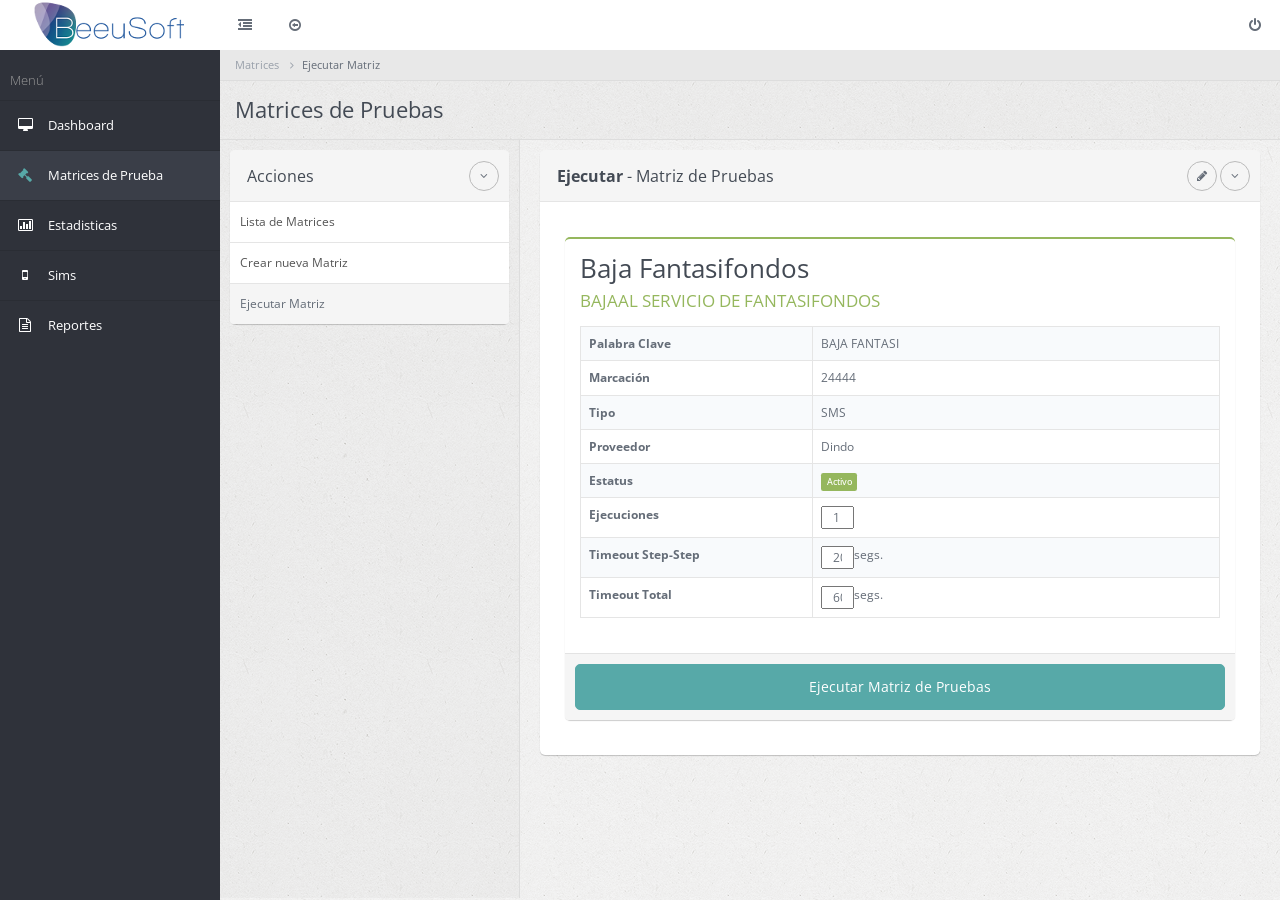
<file: exe_matriz_failed.html>
<!DOCTYPE html>
<html lang="en">
<head>
    <title>Beeusoft - Certificaci&oacute;n de contenidos SMS</title>
    <meta http-equiv="Content-Type" content="text/html; charset=utf-8" />
    <meta http-equiv="X-UA-Compatible" content="IE=edge" />
    <meta name="viewport" content="width=device-width, initial-scale=1" />
    <link rel="icon" href="favicon.ico" type="image/x-icon" />
    <link rel="stylesheet" type="text/css" href="css/base.css" />
</head>
<link rel="stylesheet" type="text/css" id="theme" href="css/theme-serenity-head-light.css" />
<body style="" class="">
    <div class="page-container">
        <div style="height: 1070px;" class="page-sidebar scroll">
            <ul class="x-navigation">
                <li class="xn-logo">
                    <a href="dashboard.html">Beeusoft</a>
                    <a href="#" class="x-navigation-control"></a>
                </li>
                <li class="xn-title">Men&uacute;</li>
                <li>
                    <a href="dashboard.html">
                        <span class="fa fa-desktop"></span>
                        <span class="xn-text">Dashboard</span>
                    </a>
                </li>
                <li class="active">
                    <a href="matrix.html">
                        <span class="fa fa-gavel"></span>
                        <span class="xn-text">Matrices de Prueba</span>
                    </a>
                </li>
                <li>
                    <a href="statistics.html">
                        <span class="fa fa-bar-chart-o"></span>
                        <span class="xn-text">Estadisticas</span>
                    </a>
                </li>
                <li>
                    <a href="sims.html">
                        <span class="fa fa-mobile-phone"></span>
                        <span class="xn-text">Sims</span>
                    </a>
                </li>
                <li>
                    <a href="reporte.pdf">
                        <span class="fa fa-file-text-o"></span>
                        <span class="xn-text">Reportes</span>
                    </a>
                </li>
            </ul>
        </div>
        <div style="" class="page-content">
            <ul class="x-navigation x-navigation-horizontal x-navigation-panel">
                <li class="xn-icon-button">
                    <a href="#" class="x-navigation-minimize"><span class="fa fa-dedent"></span></a>
                </li>
                <li class="xn-icon-button">
                    <a href="#" class=""><span class="fa fa-arrow-circle-o-left"></span></a>
                </li>
                <li class="xn-icon-button pull-right last">
                    <a href="#" class=""><span class="fa fa-power-off"></span></a>
                    <ul class="xn-drop-left animated zoomIn">
                        <li><a href="pages-lock-screen.html"><span class="fa fa-lock"></span> Lock Screen</a></li>
                        <li><a href="#" class="mb-control" data-box="#mb-signout"><span class="fa fa-sign-out"></span> Sign Out</a></li>
                    </ul>                        
                </li> 
            </ul>
            <ul class="breadcrumb push-down-0">
                <li>
                    <a href="#">Matrices</a>
                </li>
                <li class="active">Ejecutar Matriz</li>
            </ul>
            <div class="content-frame">
                <div class="content-frame-top">
                    <div class="page-title">
                        <h2>Matrices de Pruebas</h2>
                    </div>
                    <div class="pull-right">
                        <button class="btn btn-default content-frame-left-toggle">
                            <span class="fa fa-bars"></span>
                        </button>
                    </div>
                </div>
                <div style="height: 928px;" class="content-frame-left">
                    <div class="panel panel-default">
                        <div class="panel-heading">
                            <h3 class="panel-title">Acciones</h3>
                            <ul class="panel-controls">
                                <li>
                                    <a class="panel-collapse" href="#">
                                        <span class="fa fa-angle-down"></span>
                                    </a>
                                </li>
                            </ul>
                        </div>

                        <div class="panel-body list-group list-group-contacts">
                            <div class="list-group border-bottom">
                                <a href="matrix.html" class="list-group-item">Lista de Matrices</a>
                                <a href="new_matriz.html" class="list-group-item">Crear nueva Matriz</a>
                                <a href="exe_matriz.html" class="list-group-item active">Ejecutar Matriz</a>
                            </div>
                        </div>
                    </div>
                </div>
                <div style="height: 988px;" class="content-frame-body form-horizontal">
                    <div class="row">
                        <div class="col-md-12">
                            <div class="panel panel-default">
                                <div class="panel-heading">
                                    <h3 class="panel-title"><strong>Ejecutar</strong> - Matriz de Pruebas</h3>
                                    <ul class="panel-controls">
                                        <li>
                                            <a class="" href="edit_matriz.html" title="Editar Matriz">
                                                <span class="fa fa-pencil"></span>
                                            </a>
                                        </li>
                                        <li>
                                            <a class="panel-collapse" href="#">
                                                <span class="fa fa-angle-down"></span>
                                            </a>
                                        </li>
                                    </ul>
                                </div>
                                <div class="panel-body panel-body-table-fluid">
                                    <div class="row">
                                        <div class="col-md-3" id="step1-failed" style="display: none;">
                                            <div class="widget widget-default widget-padding-sm">
                                                <div class="text-center"><h3 class="text-primary">Envio BAJ al 24444</h3></div>
                                                <div class="content">
                                                    <div class="col-md-5 text-center">
                                                        <span>Hora inicio:</span>
                                                        <div id="startHour" class="plugin-clock widget-medium">00:00:00</div>    
                                                    </div>
                                                    
                                                    <div class="col-md-2 text-center">
                                                        <i class="fa fa-arrow-right fa-2x toArrow" style="display:none;"></i>
                                                        <i class="fa fa-spinner fa-spin fa-2x run"></i>
                                                    </div>

                                                    <div class="col-md-5 text-center">
                                                        <span>Hora final:</span>
                                                        <div class="plugin-clock widget-medium finishHour">00:00:00</div>    
                                                    </div>
                                                </div>
                                            </div>
                                            <div class="text-center result" style="display: none;">
                                                <h5 class="text-default">Mensaje: <span class="label label-primary">BAJ</span> <span class="label label-success">enviado exitosamente</span></h5>
                                                <span>BAJ</span>
                                            </div>
                                        </div>

                                        <div class="col-md-3" id="step2-failed" style="display: none;">
                                            <div  class="widget widget-default widget-padding-sm">
                                                <div class="text-center"><h3 class="text-primary">Recepti&oacute;n de confirmaci&oacute;n de BAJ</h3></div>
                                                <div class="content">
                                                    <div class="col-md-5 text-center">
                                                        <span>Hora inicio:</span>
                                                        <div class="plugin-clock widget-medium startHour">00:00:00</div>    
                                                    </div>
                                                    
                                                    <div class="col-md-2 text-center">
                                                        <i class="fa fa-arrow-left fa-2x toArrow"></i>
                                                        <i class="fa fa-spinner fa-spin fa-2x run"></i>
                                                    </div>

                                                    <div class="col-md-5 text-center">
                                                        <span>Hora final:</span>
                                                        <div class="plugin-clock widget-medium finishHour">00:00:00</div>    
                                                    </div>
                                                </div>
                                            </div>
                                            <div class="text-center result" style="display: none;">
                                                <h5 class="text-default"><span class="label label-danger">Error</span> Se esperaba la palabra "BAJA"</h5>
                                                <span class="text-default">Palabra no pertenece a ningun producto valido, por favor verifica y vuelve a intentarlo. Para cancelar una suscripción envia SALIR</span>
                                            </div>
                                        </div>

                                        <div class="col-md-3" id="step3-failed" style="display: none;">
                                            <div class="widget widget-default widget-padding-sm" >
                                                <div class="text-center"><h3 class="text-primary">Confirmar con mensaje ALTA</h3></div>
                                                <div class="content">
                                                    <div class="col-md-5 text-center">
                                                        <span>Hora inicio:</span>
                                                        <div class="plugin-clock widget-medium startHour">00:00:00</div>    
                                                    </div>
                                                    
                                                    <div class="col-md-2 text-center">
                                                        <i class="fa fa-arrow-right fa-2x toArrow"></i>
                                                        <i class="fa fa-spinner fa-spin fa-2x run"></i>
                                                    </div>

                                                    <div class="col-md-5 text-center">
                                                        <span>Hora final:</span>
                                                        <div class="plugin-clock widget-medium finishHour">00:00:00</div>    
                                                    </div>
                                                </div>
                                            </div>
                                            <div class="text-center result" style="display: none;">
                                                <h5 class="text-default">Mensaje enviado exitosamente:</h5>
                                                <span>ALTA</span>
                                            </div>
                                        </div>

                                        <div class="col-md-3" id="step4-failed" style="display: none;">
                                            <div class="widget widget-default widget-padding-sm">
                                                <div class="text-center"><h3 class="text-primary">Recepti&oacute;n de bienvenida</h3></div>
                                                <div class="content">
                                                    <div class="col-md-5 text-center">
                                                        <span>Hora inicio:</span>
                                                        <div class="plugin-clock widget-medium startHour">00:00:00</div>    
                                                    </div>
                                                    
                                                    <div class="col-md-2 text-center">
                                                        <i class="fa fa-arrow-left fa-2x toArrow"></i>
                                                        <i class="fa fa-spinner fa-spin fa-2x run"></i>
                                                    </div>

                                                    <div class="col-md-5 text-center">
                                                        <span>Hora final:</span>
                                                        <div class="plugin-clock widget-medium finishHour">00:00:00</div>    
                                                    </div>
                                                </div>
                                            </div>
                                            <div class="text-center result" style="display: none;">
                                                <h5 class="text-default">Mensaje recibido exitosamente:</h5>
                                                <span>Cobro exitoso de tu suscripcion a FANTASIFONDOS. Disfruta de tu contenido aquí “LINK”</span>
                                            </div>
                                        </div>
                                    </div>
                                    <div class="row">
                                        <div class="col-md-3" id="step5-failed" style="display: none;">
                                            <div class="widget widget-default widget-padding-sm">
                                                <div class="text-center"><h3 class="text-primary">Recepti&oacute;n de contenido</h3></div>
                                                <div class="content">
                                                    <div class="col-md-5 text-center">
                                                        <span>Hora inicio:</span>
                                                        <div class="plugin-clock widget-medium startHour">00:00:00</div>    
                                                    </div>
                                                    
                                                    <div class="col-md-2 text-center">
                                                        <i class="fa fa-arrow-left fa-2x toArrow"></i>
                                                        <i class="fa fa-spinner fa-spin fa-2x run"></i>
                                                    </div>

                                                    <div class="col-md-5 text-center">
                                                        <span>Hora final:</span>
                                                        <div class="plugin-clock widget-medium finishHour">00:00:00</div>    
                                                    </div>
                                                </div>
                                            </div>
                                            <div class="text-center result" style="display: none;">
                                                <h3 class="text-default">Prueba realizada exitosamente</h3>
                                            </div>
                                        </div>
                                    </div>
                                    <div class="row">
                                        <div class="col-md-12">
                                            <div class="panel panel-success push-up-20">
                                                <div class="panel-body panel-body-pricing">
                                                    <h2>Baja Fantasifondos<br/><small>Bajaal servicio de fantasifondos</small></h2>                                
                                                    
                                                    <div class="table-responsive">
                                                        <table class="table table-bordered table-striped">
                                                            <tbody>
                                                                <tr>
                                                                    <td><strong>Palabra Clave</strong></td>
                                                                    <td><span>BAJA FANTASI</span></td>
                                                                </tr>
                                                                <tr>
                                                                    <td><strong>Marcaci&oacute;n</strong></td>
                                                                    <td><span>24444</span></td>
                                                                    </td>
                                                                </tr>
                                                                <tr>
                                                                    <td><strong>Tipo</strong></td>
                                                                    <td><span>SMS</span></td>
                                                                </tr>
                                                                <tr>
                                                                    <td><strong>Proveedor</strong></td>
                                                                    <td><span>Dindo</span></td>
                                                                </tr>
                                                                <tr>
                                                                    <td><strong>Estatus</strong></td>
                                                                    <td><span class="label label-success">Activo</span></td>
                                                                </tr>
                                                                <tr>
                                                                    <td><strong>Ejecuciones</strong></td>
                                                                    <td><input type="text" class="col-md-1" value="1"></td>
                                                                </tr>
                                                                <tr>
                                                                    <td><strong>Timeout Step-Step</strong></td>
                                                                    <td><input type="text" class="col-md-1" value="20"> segs.</td>
                                                                </tr>
                                                                <tr>
                                                                    <td><strong>Timeout Total</strong></td>
                                                                    <td><input type="text" class="col-md-1" value="60"> segs.</td>
                                                                </tr>
                                                            </tbody>
                                                        </table>
                                                    </div>
                                                </div>
                                                <div class="panel-footer">                                 
                                                    <button class="btn btn-primary btn-lg btn-block" id="execMatriz-failed">Ejecutar Matriz de Pruebas</button>
                                                </div>
                                            </div>
                                        </div>
                                    </div>
                                </div>
                            </div>
                        </div>
                    </div>  
                </div>
            </div>
        </div>
    </div>
    <script type="text/javascript" src="js/plugins/jquery/jquery.min.js"></script>
    <script type="text/javascript" src="js/plugins/jquery/jquery-ui.min.js"></script>
    <script type="text/javascript" src="js/plugins/bootstrap/bootstrap.min.js"></script>
    <script type="text/javascript" src="js/plugins/mcustomscrollbar/jquery.mCustomScrollbar.min.js"></script>
    <script type="text/javascript" src="js/plugins/icheck/icheck.min.js"></script>
    <script type="text/javascript" src="js/plugins.js"></script>
    <script type="text/javascript" src="js/actions.js"></script>
    <script type="text/javascript" src="js/certsms.js"></script>
</body>
</html>
</file>
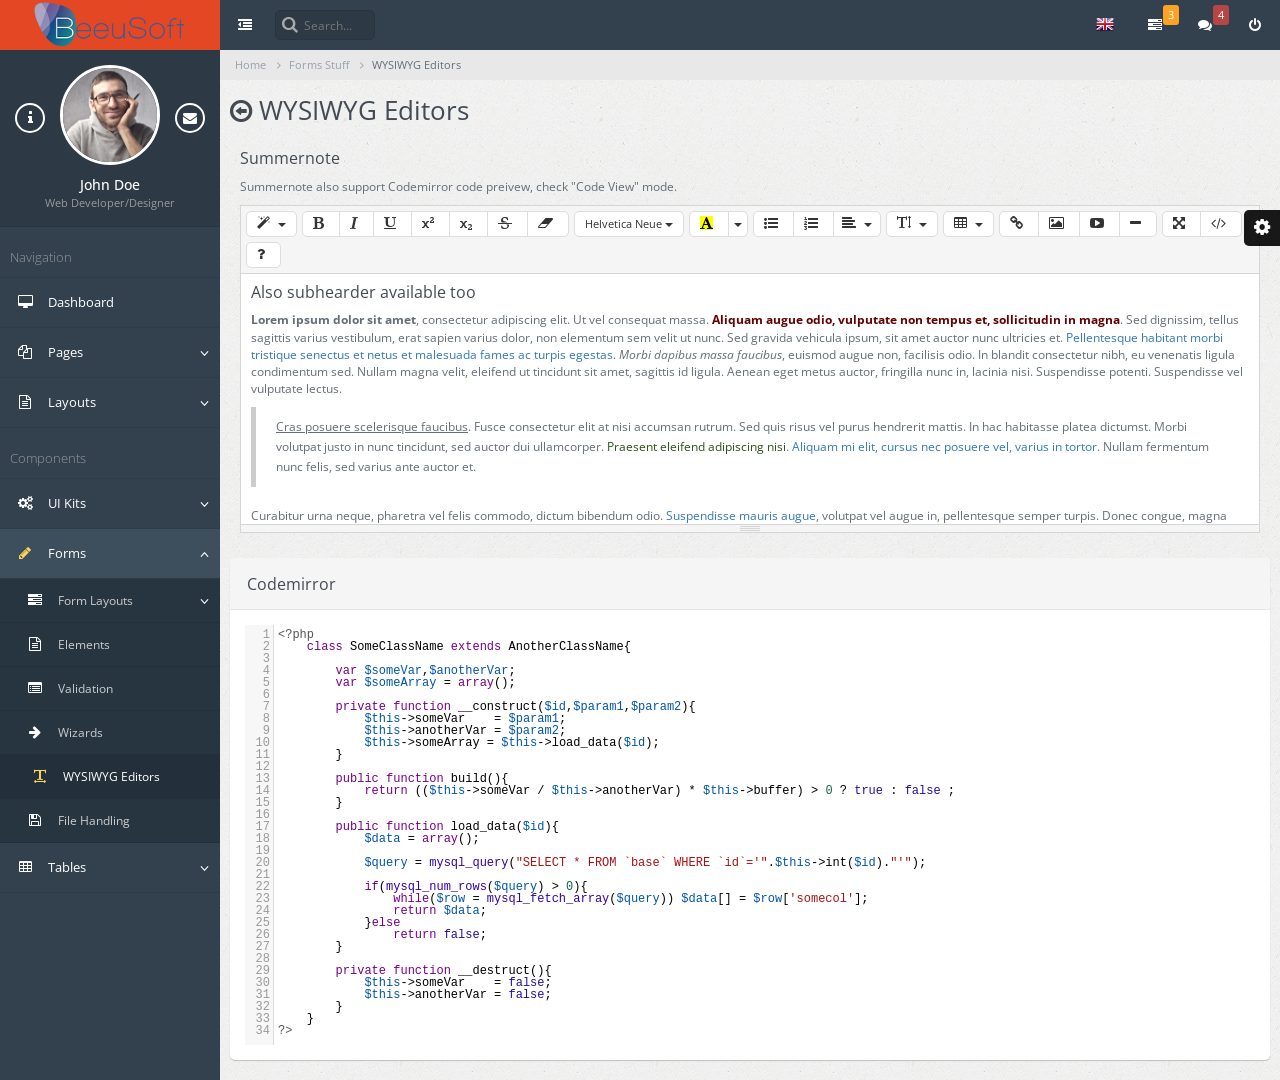
<file: form-editors.html>
<!DOCTYPE html>
<html lang="en">
    <head>        
        <!-- META SECTION -->
        <title>Atlant - Responsive Bootstrap Admin Template</title>            
        <meta http-equiv="Content-Type" content="text/html; charset=utf-8" />
        <meta http-equiv="X-UA-Compatible" content="IE=edge" />
        <meta name="viewport" content="width=device-width, initial-scale=1" />
        
        <link rel="icon" href="favicon.ico" type="image/x-icon" />
        <!-- END META SECTION -->
        
        <!-- CSS INCLUDE -->        
        <link rel="stylesheet" type="text/css" id="theme" href="css/theme-default.css"/>
        <!-- EOF CSS INCLUDE -->    
    </head>
    <body>
        <!-- START PAGE CONTAINER -->
        <div class="page-container">
            
            <!-- START PAGE SIDEBAR -->
            <div class="page-sidebar">
                <!-- START X-NAVIGATION -->
                <ul class="x-navigation">
                    <li class="xn-logo">
                        <a href="index.html">ATLANT</a>
                        <a href="#" class="x-navigation-control"></a>
                    </li>
                    <li class="xn-profile">
                        <a href="#" class="profile-mini">
                            <img src="assets/images/users/avatar.jpg" alt="John Doe"/>
                        </a>
                        <div class="profile">
                            <div class="profile-image">
                                <img src="assets/images/users/avatar.jpg" alt="John Doe"/>
                            </div>
                            <div class="profile-data">
                                <div class="profile-data-name">John Doe</div>
                                <div class="profile-data-title">Web Developer/Designer</div>
                            </div>
                            <div class="profile-controls">
                                <a href="pages-profile.html" class="profile-control-left"><span class="fa fa-info"></span></a>
                                <a href="pages-messages.html" class="profile-control-right"><span class="fa fa-envelope"></span></a>
                            </div>
                        </div>                                                                        
                    </li>
                    <li class="xn-title">Navigation</li>                    
                    <li>
                        <a href="index.html"><span class="fa fa-desktop"></span> <span class="xn-text">Dashboard</span></a>
                    </li>
                    <li class="xn-openable">
                        <a href="#"><span class="fa fa-files-o"></span> <span class="xn-text">Pages</span></a>
                        <ul>
                            <li><a href="pages-gallery.html"><span class="fa fa-image"></span> Gallery</a></li>
                            <li><a href="pages-invoice.html"><span class="fa fa-dollar"></span> Invoice</a></li>
                            <li><a href="pages-edit-profile.html"><span class="fa fa-wrench"></span> Edit Profile</a></li>
                            <li><a href="pages-profile.html"><span class="fa fa-user"></span> Profile</a></li>
                            <li><a href="pages-address-book.html"><span class="fa fa-users"></span> Address Book</a></li>
                            <li class="xn-openable">
                                <a href="#"><span class="fa fa-clock-o"></span> Timeline</a>
                                <ul>
                                    <li><a href="pages-timeline.html"><span class="fa fa-align-center"></span> Default</a></li>
                                    <li><a href="pages-timeline-simple.html"><span class="fa fa-align-justify"></span> Full Width</a></li>
                                </ul>
                            </li>
                            <li class="xn-openable">
                                <a href="#"><span class="fa fa-envelope"></span> Mailbox</a>
                                <ul>
                                    <li><a href="pages-mailbox-inbox.html"><span class="fa fa-inbox"></span> Inbox</a></li>
                                    <li><a href="pages-mailbox-message.html"><span class="fa fa-file-text"></span> Message</a></li>
                                    <li><a href="pages-mailbox-compose.html"><span class="fa fa-pencil"></span> Compose</a></li>
                                </ul>
                            </li>
                            <li><a href="pages-messages.html"><span class="fa fa-comments"></span> Messages</a></li>
                            <li><a href="pages-calendar.html"><span class="fa fa-calendar"></span> Calendar</a></li>
                            <li><a href="pages-tasks.html"><span class="fa fa-edit"></span> Tasks</a></li>
                            <li><a href="pages-content-table.html"><span class="fa fa-columns"></span> Content Table</a></li>
                            <li><a href="pages-faq.html"><span class="fa fa-question-circle"></span> FAQ</a></li>
                            <li><a href="pages-search.html"><span class="fa fa-search"></span> Search</a></li>
                            <li class="xn-openable">
                                <a href="#"><span class="fa fa-file"></span> Blog</a>                                
                                <ul>                                    
                                    <li><a href="pages-blog-list.html"><span class="fa fa-copy"></span> List of Posts</a></li>
                                    <li><a href="pages-blog-post.html"><span class="fa fa-file-o"></span>Single Post</a></li>
                                </ul>
                            </li>
                            <li><a href="pages-lock-screen.html"><span class="fa fa-lock"></span> Lock Screen</a></li>
                            <li class="xn-openable">
                                <a href="#"><span class="fa fa-sign-in"></span> Login</a>
                                <ul>                                                                        
                                    <li><a href="pages-login.html">Login v1</a></li>
                                    <li><a href="pages-login-v2.html">Login v2</a></li>
                                    <li><a href="pages-login-inside.html">Login v2 Inside</a></li>
                                    <li><a href="pages-login-website.html">Website Login</a></li>
                                    <li><a href="pages-login-website-light.html"> Website Login Light</a></li>
                                </ul>
                            </li>    
                            <li class="xn-openable">
                                <a href="#"><span class="fa fa-plus"></span> Registration</a><div class="informer informer-danger">New!</div>
                                <ul>                                                                        
                                    <li><a href="pages-registration.html">Default</a></li>
                                    <li><a href="pages-registration-login.html">With Login</a></li>                                    
                                </ul>
                            </li>
                            <li><a href="pages-forgot-password.html"><span class="fa fa-question"></span> Forgot Password</a><div class="informer informer-danger">New!</div></li>                            
                            <li class="xn-openable">
                                <a href="#"><span class="fa fa-warning"></span> Error Pages</a>
                                <ul>                                    
                                    <li><a href="pages-error-404.html">Error 404 Sample 1</a></li>
                                    <li><a href="pages-error-404-2.html">Error 404 Sample 2</a></li>
                                    <li><a href="pages-error-500.html"> Error 500</a></li>
                                </ul>
                            </li>                            
                        </ul>
                    </li>
                    <li class="xn-openable">
                        <a href="#"><span class="fa fa-file-text-o"></span> <span class="xn-text">Layouts</span></a>
                        <ul>
                            <li><a href="layout-boxed.html">Boxed</a></li>
                            <li><a href="layout-nav-toggled.html">Navigation Toggled</a></li>
                            <li><a href="layout-nav-toggled-hover.html">Nav Toggled (Hover)</a></li>
                            <li><a href="layout-nav-toggled-item-hover.html">Nav Toggled (Item Hover)</a></li>
                            <li><a href="layout-nav-top.html">Navigation Top</a></li>
                            <li><a href="layout-nav-right.html">Navigation Right</a></li>
                            <li><a href="layout-nav-top-fixed.html">Top Navigation Fixed</a></li>
                            <li><a href="layout-nav-custom.html">Custom Navigation</a></li>
                            <li><a href="layout-nav-top-custom.html">Custom Top Navigation</a></li>
                            <li><a href="layout-frame-left.html">Frame Left Column</a></li>
                            <li><a href="layout-frame-right.html">Frame Right Column</a></li>
                            <li><a href="layout-search-left.html">Search Left Side</a></li>
                            <li><a href="layout-page-sidebar.html">Page Sidebar</a></li>
                            <li><a href="layout-page-loading.html">Page Loading</a></li>
                            <li><a href="layout-rtl.html">Layout RTL</a></li>
                            <li><a href="layout-tabbed.html">Page Tabbed</a><div class="informer informer-danger">New!</div></li>
                            <li><a href="layout-custom-header.html">Custom Header</a><div class="informer informer-danger">New!</div></li>
                            <li><a href="layout-adaptive-panels.html">Adaptive Panels</a><div class="informer informer-danger">New!</div></li>                            
                            <li><a href="blank.html">Blank Page</a></li>
                        </ul>
                    </li>               
                    <li class="xn-title">Components</li>                    
                    <li class="xn-openable">
                        <a href="#"><span class="fa fa-cogs"></span> <span class="xn-text">UI Kits</span></a>
                        <ul>
                            <li><a href="ui-widgets.html"><span class="fa fa-heart"></span> Widgets</a></li>                            
                            <li><a href="ui-elements.html"><span class="fa fa-cogs"></span> Elements</a></li>
                            <li><a href="ui-buttons.html"><span class="fa fa-square-o"></span> Buttons</a></li>                            
                            <li><a href="ui-panels.html"><span class="fa fa-pencil-square-o"></span> Panels</a></li>
                            <li><a href="ui-icons.html"><span class="fa fa-magic"></span> Icons</a><div class="informer informer-warning">+679</div></li>
                            <li><a href="ui-typography.html"><span class="fa fa-pencil"></span> Typography</a></li>
                            <li><a href="ui-portlet.html"><span class="fa fa-th"></span> Portlet</a></li>
                            <li><a href="ui-sliders.html"><span class="fa fa-arrows-h"></span> Sliders</a></li>
                            <li><a href="ui-alerts-popups.html"><span class="fa fa-warning"></span> Alerts & Popups</a></li>                            
                            <li><a href="ui-lists.html"><span class="fa fa-list-ul"></span> Lists</a></li>
                            <li><a href="ui-tour.html"><span class="fa fa-random"></span> Tour</a></li>
                            <li><a href="ui-nestable.html"><span class="fa fa-sitemap"></span> Nestable List</a></li>
                            <li><a href="ui-autocomplete.html"><span class="fa fa-search-plus"></span> Autocomplete</a></li>
                            <li><a href="ui-slide-menu.html"><span class="fa fa-angle-right"></span> Slide Menu</a><div class="informer informer-danger">New!</div></li>
                        </ul>
                    </li>                    
                    <li class="xn-openable active">
                        <a href="#"><span class="fa fa-pencil"></span> <span class="xn-text">Forms</span></a>
                        <ul>
                            <li class="xn-openable">
                                <a href="form-layouts-two-column.html"><span class="fa fa-tasks"></span> Form Layouts</a>
                                <ul>
                                    <li><a href="form-layouts-one-column.html"><span class="fa fa-align-justify"></span> One Column</a></li>
                                    <li><a href="form-layouts-two-column.html"><span class="fa fa-th-large"></span> Two Column</a></li>
                                    <li><a href="form-layouts-tabbed.html"><span class="fa fa-table"></span> Tabbed</a></li>
                                    <li><a href="form-layouts-separated.html"><span class="fa fa-th-list"></span> Separated Rows</a></li>
                                </ul> 
                            </li>
                            <li><a href="form-elements.html"><span class="fa fa-file-text-o"></span> Elements</a></li>
                            <li><a href="form-validation.html"><span class="fa fa-list-alt"></span> Validation</a></li>
                            <li><a href="form-wizards.html"><span class="fa fa-arrow-right"></span> Wizards</a></li>
                            <li class="active"><a href="form-editors.html"><span class="fa fa-text-width"></span> WYSIWYG Editors</a></li>
                            <li><a href="form-file-handling.html"><span class="fa fa-floppy-o"></span> File Handling</a></li>
                        </ul>
                    </li>
                    <li class="xn-openable">
                        <a href="tables.html"><span class="fa fa-table"></span> <span class="xn-text">Tables</span></a>
                        <ul>                            
                            <li><a href="table-basic.html"><span class="fa fa-align-justify"></span> Basic</a></li>
                            <li><a href="table-datatables.html"><span class="fa fa-sort-alpha-desc"></span> Data Tables</a></li>
                            <li><a href="table-export.html"><span class="fa fa-download"></span> Export Tables</a></li>                            
                        </ul>
                    </li>
                    <li class="xn-openable">
                        <a href="#"><span class="fa fa-bar-chart-o"></span> <span class="xn-text">Charts</span></a>
                        <ul>
                            <li><a href="charts-morris.html">Morris</a></li>
                            <li><a href="charts-nvd3.html">NVD3</a></li>
                            <li><a href="charts-rickshaw.html">Rickshaw</a></li>
                            <li><a href="charts-other.html">Other</a></li>
                        </ul>
                    </li>     
                    <li>
                        <a href="maps.html"><span class="fa fa-map-marker"></span> <span class="xn-text">Maps</span></a>
                    </li>                    
                    <li class="xn-openable">
                        <a href="#"><span class="fa fa-sitemap"></span> <span class="xn-text">Navigation Levels</span></a>
                        <ul>                            
                            <li class="xn-openable">
                                <a href="#">Second Level</a>
                                <ul>
                                    <li class="xn-openable">
                                        <a href="#">Third Level</a>
                                        <ul>
                                            <li class="xn-openable">
                                                <a href="#">Fourth Level</a>
                                                <ul>
                                                    <li><a href="#">Fifth Level</a></li>
                                                </ul>
                                            </li>
                                        </ul>
                                    </li>
                                </ul>
                            </li>                            
                        </ul>
                    </li>                    
                </ul>
                <!-- END X-NAVIGATION -->
            </div>
            <!-- END PAGE SIDEBAR -->
            
            <!-- PAGE CONTENT -->
            <div class="page-content">
                
                <!-- START X-NAVIGATION VERTICAL -->
                <ul class="x-navigation x-navigation-horizontal x-navigation-panel">
                    <!-- TOGGLE NAVIGATION -->
                    <li class="xn-icon-button">
                        <a href="#" class="x-navigation-minimize"><span class="fa fa-dedent"></span></a>
                    </li>
                    <!-- END TOGGLE NAVIGATION -->
                    <!-- SEARCH -->
                    <li class="xn-search">
                        <form role="form">
                            <input type="text" name="search" placeholder="Search..."/>
                        </form>
                    </li>   
                    <!-- END SEARCH -->
                    <!-- POWER OFF -->
                    <li class="xn-icon-button pull-right last">
                        <a href="#"><span class="fa fa-power-off"></span></a>
                        <ul class="xn-drop-left animated zoomIn">
                            <li><a href="pages-lock-screen.html"><span class="fa fa-lock"></span> Lock Screen</a></li>
                            <li><a href="#" class="mb-control" data-box="#mb-signout"><span class="fa fa-sign-out"></span> Sign Out</a></li>
                        </ul>                        
                    </li> 
                    <!-- END POWER OFF -->
                    <!-- MESSAGES -->
                    <li class="xn-icon-button pull-right">
                        <a href="#"><span class="fa fa-comments"></span></a>
                        <div class="informer informer-danger">4</div>
                        <div class="panel panel-primary animated zoomIn xn-drop-left xn-panel-dragging">
                            <div class="panel-heading">
                                <h3 class="panel-title"><span class="fa fa-comments"></span> Messages</h3>                                
                                <div class="pull-right">
                                    <span class="label label-danger">4 new</span>
                                </div>
                            </div>
                            <div class="panel-body list-group list-group-contacts scroll" style="height: 200px;">
                                <a href="#" class="list-group-item">
                                    <div class="list-group-status status-online"></div>
                                    <img src="assets/images/users/user2.jpg" class="pull-left" alt="John Doe"/>
                                    <span class="contacts-title">John Doe</span>
                                    <p>Praesent placerat tellus id augue condimentum</p>
                                </a>
                                <a href="#" class="list-group-item">
                                    <div class="list-group-status status-away"></div>
                                    <img src="assets/images/users/user.jpg" class="pull-left" alt="Dmitry Ivaniuk"/>
                                    <span class="contacts-title">Dmitry Ivaniuk</span>
                                    <p>Donec risus sapien, sagittis et magna quis</p>
                                </a>
                                <a href="#" class="list-group-item">
                                    <div class="list-group-status status-away"></div>
                                    <img src="assets/images/users/user3.jpg" class="pull-left" alt="Nadia Ali"/>
                                    <span class="contacts-title">Nadia Ali</span>
                                    <p>Mauris vel eros ut nunc rhoncus cursus sed</p>
                                </a>
                                <a href="#" class="list-group-item">
                                    <div class="list-group-status status-offline"></div>
                                    <img src="assets/images/users/user6.jpg" class="pull-left" alt="Darth Vader"/>
                                    <span class="contacts-title">Darth Vader</span>
                                    <p>I want my money back!</p>
                                </a>
                            </div>     
                            <div class="panel-footer text-center">
                                <a href="pages-messages.html">Show all messages</a>
                            </div>                            
                        </div>                        
                    </li>
                    <!-- END MESSAGES -->
                    <!-- TASKS -->
                    <li class="xn-icon-button pull-right">
                        <a href="#"><span class="fa fa-tasks"></span></a>
                        <div class="informer informer-warning">3</div>
                        <div class="panel panel-primary animated zoomIn xn-drop-left xn-panel-dragging">
                            <div class="panel-heading">
                                <h3 class="panel-title"><span class="fa fa-tasks"></span> Tasks</h3>                                
                                <div class="pull-right">
                                    <span class="label label-warning">3 active</span>
                                </div>
                            </div>
                            <div class="panel-body list-group scroll" style="height: 200px;">                                
                                <a class="list-group-item" href="#">
                                    <strong>Phasellus augue arcu, elementum</strong>
                                    <div class="progress progress-small progress-striped active">
                                        <div class="progress-bar progress-bar-danger" role="progressbar" aria-valuenow="50" aria-valuemin="0" aria-valuemax="100" style="width: 50%;">50%</div>
                                    </div>
                                    <small class="text-muted">John Doe, 25 Sep 2015 / 50%</small>
                                </a>
                                <a class="list-group-item" href="#">
                                    <strong>Aenean ac cursus</strong>
                                    <div class="progress progress-small progress-striped active">
                                        <div class="progress-bar progress-bar-warning" role="progressbar" aria-valuenow="80" aria-valuemin="0" aria-valuemax="100" style="width: 80%;">80%</div>
                                    </div>
                                    <small class="text-muted">Dmitry Ivaniuk, 24 Sep 2015 / 80%</small>
                                </a>
                                <a class="list-group-item" href="#">
                                    <strong>Lorem ipsum dolor</strong>
                                    <div class="progress progress-small progress-striped active">
                                        <div class="progress-bar progress-bar-success" role="progressbar" aria-valuenow="95" aria-valuemin="0" aria-valuemax="100" style="width: 95%;">95%</div>
                                    </div>
                                    <small class="text-muted">John Doe, 23 Sep 2015 / 95%</small>
                                </a>
                                <a class="list-group-item" href="#">
                                    <strong>Cras suscipit ac quam at tincidunt.</strong>
                                    <div class="progress progress-small">
                                        <div class="progress-bar" role="progressbar" aria-valuenow="100" aria-valuemin="0" aria-valuemax="100" style="width: 100%;">100%</div>
                                    </div>
                                    <small class="text-muted">John Doe, 21 Sep 2015 /</small><small class="text-success"> Done</small>
                                </a>                                
                            </div>     
                            <div class="panel-footer text-center">
                                <a href="pages-tasks.html">Show all tasks</a>
                            </div>                            
                        </div>                        
                    </li>
                    <!-- END TASKS -->
                    <!-- LANG BAR -->
                    <li class="xn-icon-button pull-right">
                        <a href="#"><span class="flag flag-gb"></span></a>
                        <ul class="xn-drop-left xn-drop-white animated zoomIn">
                            <li><a href="#"><span class="flag flag-gb"></span> English</a></li>
                            <li><a href="#"><span class="flag flag-de"></span> Deutsch</a></li>
                            <li><a href="#"><span class="flag flag-cn"></span> Chinese</a></li>
                        </ul>                        
                    </li> 
                    <!-- END LANG BAR -->
                </ul>
                <!-- END X-NAVIGATION VERTICAL -->                    
                
                <!-- START BREADCRUMB -->
                <ul class="breadcrumb">
                    <li><a href="#">Home</a></li>
                    <li><a href="#">Forms Stuff</a></li>
                    <li class="active">WYSIWYG Editors</li>
                </ul>
                <!-- END BREADCRUMB -->
                
                <!-- PAGE TITLE -->
                <div class="page-title">                    
                    <h2><span class="fa fa-arrow-circle-o-left"></span> WYSIWYG Editors</h2>
                </div>
                <!-- END PAGE TITLE -->                
                
                <!-- PAGE CONTENT WRAPPER -->
                <div class="page-content-wrap">                
                
                    <div class="row">
                        <div class="col-md-12">

                            <div class="block">
                                <h4>Summernote</h4>

                                    <p>Summernote also support Codemirror code preivew, check "Code View" mode.</p>
                                <textarea class="summernote"><h4>Also subhearder available too</h4>
<p><span style="font-weight: bold;">Lorem ipsum dolor sit amet</span>, consectetur adipiscing elit. Ut vel consequat massa. <span style="color: rgb(99, 0, 0); font-weight: bold;">Aliquam augue odio, vulputate non tempus et, sollicitudin in magna</span>. Sed dignissim, tellus sagittis varius vestibulum, erat sapien varius dolor, non elementum sem velit ut nunc. Sed gravida vehicula ipsum, sit amet auctor nunc ultricies et. <a href="http://#">Pellentesque habitant morbi tristique senectus et netus et malesuada fames ac turpis egestas.</a> <span style="font-style: italic;">Morbi dapibus massa faucibus</span>, euismod augue non, facilisis odio. In blandit consectetur nibh, eu venenatis ligula condimentum sed. Nullam magna velit, eleifend ut tincidunt sit amet, sagittis id ligula. Aenean eget metus auctor, fringilla nunc in, lacinia nisi. Suspendisse potenti. Suspendisse vel vulputate lectus.</p>
<blockquote><span style="text-decoration: underline;">
    Cras posuere scelerisque faucibus</span>. Fusce consectetur elit at nisi accumsan rutrum. Sed quis risus vel purus hendrerit mattis. In hac habitasse platea dictumst. Morbi volutpat justo in nunc tincidunt, sed auctor dui ullamcorper. <span style="color: rgb(41, 82, 24);">Praesent eleifend adipiscing nisi</span>. <a href="http://#">Aliquam mi elit, cursus nec posuere vel, varius in tortor</a>. Nullam fermentum nunc felis, sed varius ante auctor et.
</blockquote>
<p>Curabitur urna neque, pharetra vel felis commodo, dictum bibendum odio.<a href="http://#"> Suspendisse mauris augue</a>, volutpat vel augue in, pellentesque semper turpis. Donec congue, magna quis condimentum facilisis, dolor mauris suscipit enim, eu aliquam risus elit vel diam.</p>
                                

                                    </textarea>
                            </div>

                            <div class="panel panel-default">
                                <div class="panel-heading">
                                    <h3 class="panel-title">Codemirror</h3>                               
                                </div>
                                <div class="panel-body">
<textarea id="codeEditor">
<?php
    class SomeClassName extends AnotherClassName{

        var $someVar,$anotherVar;
        var $someArray = array();

        private function __construct($id,$param1,$param2){
            $this->someVar    = $param1;
            $this->anotherVar = $param2;
            $this->someArray = $this->load_data($id);
        }

        public function build(){
            return (($this->someVar / $this->anotherVar) * $this->buffer) > 0 ? true : false ;
        }

        public function load_data($id){
            $data = array();

            $query = mysql_query("SELECT * FROM `base` WHERE `id`='".$this->int($id)."'");

            if(mysql_num_rows($query) > 0){
                while($row = mysql_fetch_array($query)) $data[] = $row['somecol'];                                
                return $data;    
            }else
                return false;
        }

        private function __destruct(){
            $this->someVar    = false;
            $this->anotherVar = false;
        }
    }
?></textarea>
                                
                                </div>
                            </div>

                        </div>                   
                    </div>
                
                </div>
                <!-- END PAGE CONTENT WRAPPER -->                                
            </div>            
            <!-- END PAGE CONTENT -->
        </div>
        <!-- END PAGE CONTAINER -->
        
        <!-- MESSAGE BOX-->
        <div class="message-box animated fadeIn" data-sound="alert" id="mb-signout">
            <div class="mb-container">
                <div class="mb-middle">
                    <div class="mb-title"><span class="fa fa-sign-out"></span> Log <strong>Out</strong> ?</div>
                    <div class="mb-content">
                        <p>Are you sure you want to log out?</p>                    
                        <p>Press No if youwant to continue work. Press Yes to logout current user.</p>
                    </div>
                    <div class="mb-footer">
                        <div class="pull-right">
                            <a href="pages-login.html" class="btn btn-success btn-lg">Yes</a>
                            <button class="btn btn-default btn-lg mb-control-close">No</button>
                        </div>
                    </div>
                </div>
            </div>
        </div>
        <!-- END MESSAGE BOX-->

        <!-- START PRELOADS -->
        <audio id="audio-alert" src="audio/alert.mp3" preload="auto"></audio>
        <audio id="audio-fail" src="audio/fail.mp3" preload="auto"></audio>
        <!-- END PRELOADS -->                         
        
    <!-- START SCRIPTS -->
        <!-- START PLUGINS -->
        <script type="text/javascript" src="js/plugins/jquery/jquery.min.js"></script>
        <script type="text/javascript" src="js/plugins/jquery/jquery-ui.min.js"></script>
        <script type="text/javascript" src="js/plugins/bootstrap/bootstrap.min.js"></script>
        <!-- END PLUGINS -->
        
        <!-- THIS PAGE PLUGINS -->        
        <script type='text/javascript' src='js/plugins/icheck/icheck.min.js'></script>
        <script type="text/javascript" src="js/plugins/mcustomscrollbar/jquery.mCustomScrollbar.min.js"></script>        
        
        <script type="text/javascript" src="js/plugins/codemirror/codemirror.js"></script>        
        <script type='text/javascript' src="js/plugins/codemirror/mode/htmlmixed/htmlmixed.js"></script>
        <script type='text/javascript' src="js/plugins/codemirror/mode/xml/xml.js"></script>
        <script type='text/javascript' src="js/plugins/codemirror/mode/javascript/javascript.js"></script>
        <script type='text/javascript' src="js/plugins/codemirror/mode/css/css.js"></script>
        <script type='text/javascript' src="js/plugins/codemirror/mode/clike/clike.js"></script>
        <script type='text/javascript' src="js/plugins/codemirror/mode/php/php.js"></script>    

        <script type="text/javascript" src="js/plugins/summernote/summernote.js"></script>
        <!-- END PAGE PLUGINS -->
        
        <!-- START TEMPLATE -->
        <script type="text/javascript" src="js/settings.js"></script>
        
        <script type="text/javascript" src="js/plugins.js"></script>        
        <script type="text/javascript" src="js/actions.js"></script>        
        <!-- END TEMPLATE -->
        
        <script>
            var editor = CodeMirror.fromTextArea(document.getElementById("codeEditor"), {
                lineNumbers: true,
                matchBrackets: true,
                mode: "application/x-httpd-php",
                indentUnit: 4,
                indentWithTabs: true,
                enterMode: "keep",
                tabMode: "shift"                                                
            });
            editor.setSize('100%','420px');
        </script>                
    <!-- END SCRIPTS -->
    </body>
</html>
</file>
<file: css/base.css>
.builder-category{display:none}.builder-category.active{display:block}
.builder-back{line-height:16px;width:20px;height:20px;border:2px solid #555;-moz-border-radius:50%;-webkit-border-radius:50%;border-radius:50%;margin-right:5px;float:left;text-align:center;color:#333;text-decoration:none;font-size:10px}.builder-back .fa{font-size:10px;line-height:16px}
.builder-back:hover{color:#333}
.builder-settings{position:absolute;right:-300px;top:100px;width:300px;background:#fff;border:1px solid #d5d5d5;padding:10px;-moz-border-radius:5px 0 0 5px;-webkit-border-radius:5px 0 0 5px;border-radius:5px 0 0 5px;z-index:100}.builder-settings .builder-settings-icon{position:absolute;left:-36px;width:36px;height:36px;top:5px;background:#fff;line-height:36px;text-align:center;-moz-border-radius:5px 0 0 5px;-webkit-border-radius:5px 0 0 5px;border-radius:5px 0 0 5px;border:1px solid #d5d5d5;border-right:0;cursor:pointer}.builder-settings .builder-settings-icon .fa{line-height:36px;font-size:18px;color:#555}
.builder-settings.active{right:0}
.builder-settings h3{float:left;margin:10px 0 5px}
.builder-settings .builder-settings-row{float:left;width:100%;margin-bottom:10px}
.builder-holder{position:relative;min-height:50px}.builder-holder:after{display:none;content:" ";position:absolute;left:50%;top:50%;margin-left:-25px;margin-top:-25px;width:50px;height:50px;background:rgba(149,183,93,0.5);z-index:999}
.builder-holder:before{display:none;position:absolute;content:"+";color:#fff;font-size:14px;font-weight:bold;left:50%;top:50%;z-index:1000;width:20px;height:20px;line-height:20px;text-align:center;margin-top:-10px;margin-left:-10px}
.builder-holder:hover{cursor:pointer}.builder-holder:hover:after,.builder-holder:hover:before{display:block}
.builder-holder.builder-holder-removable{float:left;width:100%;margin:10px 0;background:#f5f5f5;border:1px dashed #d5d5d5;opacity:.3;-webkit-transition:all 200ms ease;-moz-transition:all 200ms ease;-ms-transition:all 200ms ease;-o-transition:all 200ms ease;transition:all 200ms ease}.builder-holder.builder-holder-removable:after,.builder-holder.builder-holder-removable:before{display:block}
.builder-holder.builder-holder-removable:hover{opacity:1}
.form-group .builder-holder{min-height:30px}.form-group .builder-holder:after{margin-left:-15px;margin-top:-15px;width:30px;height:30px}
.form-group .builder-holder.builder-holder-removable{margin:0}
.builder-remove{position:relative}.builder-remove>a.builder-remove-link{display:none;position:absolute;right:0;top:-10px;margin-left:-10px;width:20px;height:20px;background:rgba(182,70,69,0.2);color:#fff;line-height:18px;text-align:center;font-size:12px;font-weight:bold;z-index:99999;text-decoration:none;-moz-border-radius:5px;-webkit-border-radius:5px;border-radius:5px}.builder-remove>a.builder-remove-link:hover{background:rgba(182,70,69,0.5) !important}
.builder-remove:hover .builder-remove-link{display:block}
.x-navigation-horizontal .builder-remove .builder-remove-link{right:auto;left:50%;top:0;width:50px;line-height:20px;height:50px;margin-left:-25px;-moz-border-radius:0;-webkit-border-radius:0;border-radius:0}
.content-frame-body .row.builder-remove{float:left;width:100%}
.builder_item{float:left;width:140px;min-height:140px;margin:0 0 5px 0;font-size:12px;font-weight:600;color:#333;text-decoration:none;text-align:center;padding:5px;-moz-border-radius:5px;-webkit-border-radius:5px;border-radius:5px}.builder_item img{margin-bottom:5px;width:100%}
.builder_item:hover{color:#111;text-decoration:none;background:#f5f5f5}
.builder_item_link{float:left;width:100%;margin-bottom:5px;line-height:20px;font-size:12px;font-weight:600;color:#333;text-decoration:none}
.builder_item_separator{float:left;display:block;width:100%;height:1px;border-top:1px dashed #d5d5d5;margin:10px 0}
.builder_checkbox{float:left;width:100%;margin-bottom:15px}
.modal-body h3{font-weight:600;font-size:18px;margin-bottom:20px}
</file>
<file: css/theme-default.css>
@charset "UTF-8";

@import url(http://fonts.googleapis.com/css?family=Open+Sans:300italic,400italic,600italic,700italic,400,300,500,600,700&subset=latin,latin-ext);
@import "jquery/jquery-ui.min.css";
@import "bootstrap/bootstrap.min.css";
@import "fontawesome/font-awesome.min.css";
@import "summernote/summernote.css";
@import "codemirror/codemirror.css";
@import "nvd3/nv.d3.css";
@import "mcustomscrollbar/jquery.mCustomScrollbar.css";
@import "fullcalendar/fullcalendar.css";
@import "blueimp/blueimp-gallery.min.css";
@import "rickshaw/rickshaw.css";
@import "dropzone/dropzone.css";
@import "introjs/introjs.min.css";
@import "animate/animate.min.css";

.clearfix {
  zoom: 1;
}
.clearfix:before,
.clearfix:after {
  content: "";
  display: table;
}
.clearfix:after {
  clear: both;
}
.background-colorful {
  background: linear-gradient(left, #b64645 0%, #fea223 50%, #95b75d 100%);
  background: -o-linear-gradient(left, #b64645 0%, #fea223 50%, #95b75d 100%);
  background: -moz-linear-gradient(left, #b64645 0%, #fea223 50%, #95b75d 100%);
  background: -webkit-linear-gradient(left, #b64645 0%, #fea223 50%, #95b75d 100%);
  background: -ms-linear-gradient(left, #b64645 0%, #fea223 50%, #95b75d 100%);
  background: -webkit-gradient(linear, left top, right top, color-stop(0, #b64645), color-stop(0.5, #fea223), color-stop(1, #95b75d));
}
/* EOF PREDEFINED CLASSES */
html * {
  outline: none !important;
}
html,
body {
  min-height: 100%;
  padding: 0px;
  margin: 0px;
  background: #f5f5f5 url('../img/bg.png') left top repeat;
  position: relative;
  font-family: 'Open Sans', sans-serif;
  font-size: 12px;
  color: #656d78;
  overflow-x: hidden;
}
.body-full-height {
  height: 100%;
}
.body-full-height body {
  height: 100%;
}
.row {
  margin-left: 0px;
  margin-right: 0px;
}
.row [class^='col-xs-'],
.row [class^='col-sm-'],
.row [class^='col-md-'],
.row [class^='col-lg-'] {
  min-height: 1px;
  padding-left: 10px;
  padding-right: 10px;
}
.row.stacked [class^='col-xs-'],
.row.stacked [class^='col-sm-'],
.row.stacked [class^='col-md-'],
.row.stacked [class^='col-lg-'] {
  padding-left: 0px;
  padding-right: 0px;
}
/* PAGE CONTAINER */
.page-container {
  width: 100%;
  float: left;
  min-height: 100%;
  position: relative;
  background: #33414e;
  -webkit-transition: all 200ms ease;
  -moz-transition: all 200ms ease;
  -ms-transition: all 200ms ease;
  -o-transition: all 200ms ease;
  transition: all 200ms ease;
  /* SIDEBAR */
  /* END SIDEBAR */
  /* CONTENT */
  /* END CONTENT */
  /* RTL CONTENT MODE */
  /* END RTL CONTENT MODE */
}
.page-container .page-sidebar {
  width: 220px;
  float: left;
  position: relative;
  z-index: 3;
}
.page-container .page-sidebar.page-sidebar-fixed {
  position: fixed;
}
.page-container.page-container-wide .page-sidebar {
  width: 50px;
}
.page-container .page-content {
  min-height: 100%;
  margin-left: 220px;
  background: #f5f5f5 url('../img/bg.png') left top repeat;
  position: relative;
  zoom: 1;
}
.page-container .page-content:before,
.page-container .page-content:after {
  content: "";
  display: table;
}
.page-container .page-content:after {
  clear: both;
}
.page-container .page-content .content-frame {
  float: left;
  width: 100%;
  position: relative;
  background: #f5f5f5 url('../img/bg.png') left top repeat;
}
.page-container .page-content .content-frame .content-frame-top {
  float: left;
  width: 100%;
  line-height: 30px;
  padding: 13px 15px 15px;
  background: rgba(0, 0, 0, 0.02);
  border-bottom: 1px solid #DDD;
  border-top: 1px solid #DDD;
}
.page-container .page-content .content-frame .content-frame-top .page-title {
  padding: 0px;
  width: auto;
}
.page-container .page-content .content-frame .content-frame-top .page-title h2 {
  margin-bottom: 0px;
  font-size: 22px;
}
.page-container .page-content .content-frame .content-frame-left {
  float: left;
  width: 300px;
  padding: 10px;
  min-height: 100%;
  background: rgba(0, 0, 0, 0.02);
  border-right: 1px solid #DDD;
}
.page-container .page-content .content-frame .content-frame-left.padding-0 {
  padding: 0px;
}
.page-container .page-content .content-frame .content-frame-left .block {
  padding: 0px;
  margin-bottom: 20px;
}
.page-container .page-content .content-frame .content-frame-left h4 {
  margin-top: 10px;
}
.page-container .page-content .content-frame .content-frame-left > .form-group {
  margin-bottom: 20px;
}
.page-container .page-content .content-frame .content-frame-right {
  float: right;
  width: 300px;
  padding: 10px;
  min-height: 100%;
  background: rgba(0, 0, 0, 0.02);
  border-left: 1px solid #DDD;
}
.page-container .page-content .content-frame .content-frame-right.padding-0 {
  padding: 0px;
}
.page-container .page-content .content-frame .content-frame-right.padding-0 .block {
  padding: 10px;
}
.page-container .page-content .content-frame .content-frame-right h4 {
  margin-top: 10px;
}
.page-container .page-content .content-frame .content-frame-right .block {
  padding: 0px;
  margin-bottom: 20px;
}
.page-container .page-content .content-frame .content-frame-right > .form-group {
  margin-bottom: 20px;
}
.page-container .page-content .content-frame .content-frame-body {
  padding: 70px 10px 10px 10px;
  margin-left: 300px;
}
.page-container .page-content .content-frame .content-frame-body.content-frame-body-left {
  margin-left: 0px;
  margin-right: 300px;
}
.page-container .page-content .content-frame .content-frame-left-toggle,
.page-container .page-content .content-frame .content-frame-right-toggle {
  display: none;
  margin-left: 5px;
}
.page-container .page-content .page-content-wrap {
  float: left;
  width: 100%;
}
.page-container.page-container-wide .page-content {
  margin-left: 50px;
}
.page-container.page-navigation-toggled .page-content,
.page-container.page-navigation-toggled-hover .page-content {
  margin-left: 50px;
}
.page-container.page-mode-rtl .page-sidebar {
  float: right;
}
.page-container.page-mode-rtl .page-sidebar.page-sidebar-fixed {
  right: 0px;
}
.page-container.page-mode-rtl .page-content {
  margin-left: 0px;
  margin-right: 220px;
}
.page-container.page-mode-rtl.page-container-wide .page-content {
  margin-right: 50px;
}
.page-container.page-navigation-top .page-content {
  margin-left: 0px;
}
.page-container.page-navigation-top .page-content-header {
  -moz-border-radius: 5px 5px 0px 0px;
  -webkit-border-radius: 5px 5px 0px 0px;
  border-radius: 5px 5px 0px 0px;
}
.page-container.page-navigation-top-fixed .x-navigation.x-navigation-horizontal {
  position: fixed;
  padding-right: 220px;
  top: 0px;
}
.page-container.page-navigation-top-fixed .page-content {
  padding-top: 50px;
}
.page-container.page-navigation-top-fixed.page-navigation-toggled .x-navigation.x-navigation-horizontal {
  padding-right: 50px;
}
.page-container.page-navigation-toggled-hover .page-sidebar {
  position: absolute;
  background: #33414e;
  min-height: 100%;
}
body.page-container-boxed {
  background: url("../img/backgrounds/wall_1.jpg") left top no-repeat fixed;
  padding: 20px 0px;
}
body.page-container-boxed .page-container {
  width: 1200px;
  float: none;
  margin: 0px auto;
  -moz-box-shadow: 1px 1px 2px 0px rgba(0, 0, 0, 0.2);
  -webkit-box-shadow: 1px 1px 2px 0px rgba(0, 0, 0, 0.2);
  box-shadow: 1px 1px 2px 0px rgba(0, 0, 0, 0.2);
  -moz-border-radius: 5px;
  -webkit-border-radius: 5px;
  border-radius: 5px;
}
body.page-container-boxed .page-container.page-navigation-top .page-content {
  -moz-border-radius: 5px;
  -webkit-border-radius: 5px;
  border-radius: 5px;
}
body.page-container-boxed.wall_1 {
  background-image: url("../img/backgrounds/wall_1.jpg");
}
body.page-container-boxed.wall_2 {
  background-image: url("../img/backgrounds/wall_2.jpg");
}
body.page-container-boxed.wall_3 {
  background-image: url("../img/backgrounds/wall_3.jpg");
}
body.page-container-boxed.wall_4 {
  background-image: url("../img/backgrounds/wall_4.jpg");
}
body.page-container-boxed.wall_5 {
  background-image: url("../img/backgrounds/wall_5.jpg");
}
body.page-container-boxed.wall_6 {
  background-image: url("../img/backgrounds/wall_6.jpg");
}
body.page-container-boxed.wall_7 {
  background-image: url("../img/backgrounds/wall_7.jpg");
}
body.page-container-boxed.wall_8 {
  background-image: url("../img/backgrounds/wall_8.jpg");
}
body.page-container-boxed.wall_9 {
  background-image: url("../img/backgrounds/wall_9.jpg");
}
body.page-container-boxed.wall_10 {
  background-image: url("../img/backgrounds/wall_10.jpg");
}
/* END PAGE CONTAINER */
/* NAVIGATION */
.x-navigation,
.x-navigation ul {
  width: 100%;
  padding: 0px;
  margin: 0px;
  float: left;
  list-style: none;
  display: block;
  z-index: 3;
}
.x-navigation {
  background: #33414e;
  /* NAV LIST ELEMENT */
  /* END NAV LIST ELEMENT */
  /* NAV LIST FIRST ELEMENT */
  /* END NAV LIST FIRST ELEMENT */
  /* NAV HORIZONTAL MODE */
  /* END NAV HORIZONTAL MODE */
  /* NAV MINIMIZED MODE */
  /* END NAV MINIMIZED MODE */
  /* X-NAVIIGATION CUSTOM */
  /* END X-NAVIGATION CUSTOM */
  /* NAV SEARCH */
  /* END NAV SEARCH */
  /* NAV INFORMER */
  /* END NAV INFORMER */
}
.x-navigation li {
  float: left;
  display: block;
  width: 100%;
  padding: 0px;
  margin: 0px;
  position: relative;
}
.x-navigation li > a {
  display: block;
  float: left;
  width: 100%;
  line-height: 19px;
  color: #ffffff;
  font-size: 13px;
  font-weight: 400;
  padding: 15px 10px 15px 15px;
  text-decoration: none;
  border-bottom: 1px solid #2f3c48;
  vertical-align: text-bottom;
}
.x-navigation li > a .fa,
.x-navigation li > a .glyphicon {
  color: #ffffff;
  text-align: center;
  width: 20px;
  font-size: 14px;
  margin-right: 10px;
  vertical-align: baseline;
  -webkit-transition: color 200ms ease;
  -moz-transition: color 200ms ease;
  -ms-transition: color 200ms ease;
  -o-transition: color 200ms ease;
  transition: color 200ms ease;
}
.x-navigation li > a:hover {
  background: #3d4e5d;
  -webkit-transition: all 200ms ease;
  -moz-transition: all 200ms ease;
  -ms-transition: all 200ms ease;
  -o-transition: all 200ms ease;
  transition: all 200ms ease;
}
.x-navigation li > a:hover .fa,
.x-navigation li > a:hover .glyphicon {
  color: #ffd559;
}
.x-navigation li > ul {
  background: #273541;
  max-height: 0px;
  -webkit-transition: all 200ms ease;
  -moz-transition: all 200ms ease;
  -ms-transition: all 200ms ease;
  -o-transition: all 200ms ease;
  transition: all 200ms ease;
  overflow: hidden;
}
.x-navigation li > ul li > a {
  color: #cccccc;
  font-size: 12px;
  line-height: 19px;
  font-weight: 400;
  padding: 12px 10px;
  border-bottom-color: #23303b;
}
.x-navigation li > ul li > a:hover {
  background: #23303b;
  color: #ffffff;
}
.x-navigation li > ul li.active > a {
  background: #23303b;
  color: #ffffff;
}
.x-navigation li.xn-openable:before {
  position: absolute;
  font-family: "FontAwesome";
  content: "\f107";
  font-size: 14px;
  width: 20px;
  height: 20px;
  color: #ffffff;
  right: 0px;
  top: 12px;
  cursor: pointer;
}
.x-navigation li.xn-openable > .informer {
  right: 25px;
}
.x-navigation li.active.xn-openable:before {
  content: "\f106";
}
.x-navigation li.active > a {
  background: #3d4e5d;
  -webkit-transition: all 200ms ease;
  -moz-transition: all 200ms ease;
  -ms-transition: all 200ms ease;
  -o-transition: all 200ms ease;
  transition: all 200ms ease;
}
.x-navigation li.active > a .fa,
.x-navigation li.active > a .glyphicon {
  color: #ffd559;
}
.x-navigation li.active > ul {
  max-height: 1200px;
}
.x-navigation li.xn-title {
  padding: 20px 10px 10px;
  line-height: 20px;
  font-weight: 300;
  font-size: 13px;
  color: #999;
  border-bottom: 1px solid #2f3c48;
}
.x-navigation > li > a.x-navigation-control {
  background: #e34724;
}
.x-navigation > li.xn-openable:before {
  top: 15px;
}
.x-navigation > li > ul > li > a {
  padding-left: 25px;
}
.x-navigation > li > ul > li > a:hover {
  padding-left: 30px;
}
.x-navigation > li > ul > li.active > a {
  padding-left: 30px;
}
.x-navigation > li > ul > li > ul > li > a {
  padding-left: 40px;
}
.x-navigation > li > ul > li > ul > li > a:hover {
  padding-left: 45px;
}
.x-navigation > li > ul > li > ul > li.active > a {
  padding-left: 45px;
}
.x-navigation > li > ul > li > ul > li > ul > li > a {
  padding-left: 50px;
}
.x-navigation > li > ul > li > ul > li > ul > li > a:hover {
  padding-left: 55px;
}
.x-navigation > li > ul > li > ul > li > ul > li.active > a {
  padding-left: 55px;
}
.x-navigation > li > ul > li > ul > li > ul > li > ul > li > a {
  padding-left: 60px;
}
.x-navigation > li > ul > li > ul > li > ul > li > ul > li > a:hover {
  padding-left: 65px;
}
.x-navigation > li > ul > li > ul > li > ul > li > ul > li.active > a {
  padding-left: 65px;
}
.x-navigation > li > ul > li > ul > li > ul > li > ul > li > ul > li > a {
  padding-left: 70px;
}
.x-navigation > li > ul > li > ul > li > ul > li > ul > li > ul > li > a:hover {
  padding-left: 75px;
}
.x-navigation > li > ul > li > ul > li > ul > li > ul > li > ul > li.active > a {
  padding-left: 75px;
}
.x-navigation > li > ul > li > ul > li > ul > li > ul > li > ul > li > ul > li > a {
  padding-left: 80px;
}
.x-navigation > li > ul > li > ul > li > ul > li > ul > li > ul > li > ul > li > a:hover {
  padding-left: 85px;
}
.x-navigation > li > ul > li > ul > li > ul > li > ul > li > ul > li > ul > li.active > a {
  padding-left: 85px;
}
.x-navigation > li:last-child > a {
  -moz-border-radius: 0px 0px 0px 5px;
  -webkit-border-radius: 0px 0px 0px 5px;
  border-radius: 0px 0px 0px 5px;
  border-bottom: 0px;
}
.x-navigation.x-navigation-horizontal {
  height: 50px;
  background: #33414e;
}
.x-navigation.x-navigation-horizontal .xn-logo a {
  border-bottom: 0px;
  width: 200px;
}
.x-navigation.x-navigation-horizontal > li.xn-openable:before {
  display: none;
}
.x-navigation.x-navigation-horizontal > li > a {
  padding: 15px;
  border-bottom: 0px;
  line-height: 20px;
  color: #ffffff;
  text-shadow: none;
}
.x-navigation.x-navigation-horizontal > li > a:hover {
  background: #3d4e5d;
}
.x-navigation.x-navigation-horizontal > li > a:hover .fa,
.x-navigation.x-navigation-horizontal > li > a:hover .glyphicon {
  color: #ffd559;
}
.x-navigation.x-navigation-horizontal > li > a .fa,
.x-navigation.x-navigation-horizontal > li > a .glyphicon {
  color: #ffffff;
}
.x-navigation.x-navigation-horizontal > li.active > a {
  background: #3d4e5d;
}
.x-navigation.x-navigation-horizontal > li.active > a .fa,
.x-navigation.x-navigation-horizontal > li.active > a .glyphicon {
  color: #ffd559;
}
.x-navigation.x-navigation-horizontal > li ul {
  width: 220px;
  position: absolute;
  overflow: visible;
  display: none;
  -moz-border-radius: 3px;
  -webkit-border-radius: 3px;
  border-radius: 3px;
  -moz-box-shadow: 0px 2px 1px 0px rgba(0, 0, 0, 0.1);
  -webkit-box-shadow: 0px 2px 1px 0px rgba(0, 0, 0, 0.1);
  box-shadow: 0px 2px 1px 0px rgba(0, 0, 0, 0.1);
  z-index: 3;
}
.x-navigation.x-navigation-horizontal > li ul ul.xn-drop-white:after {
  border-right-color: #FFF;
}
.x-navigation.x-navigation-horizontal > li > ul {
  top: 60px;
  left: 0px;
}
.x-navigation.x-navigation-horizontal > li > ul.xn-drop-white:after {
  border-bottom-color: #FFF;
}
.x-navigation.x-navigation-horizontal > li > ul.xn-drop-left {
  left: auto;
  right: 0px;
}
.x-navigation.x-navigation-horizontal > li > ul.xn-drop-left.xn-drop-white ul:after {
  border-left-color: #FFF;
}
.x-navigation.x-navigation-horizontal > li > ul:after {
  bottom: 100%;
  left: 27px;
  border: solid transparent;
  content: " ";
  height: 0;
  width: 0;
  position: absolute;
  pointer-events: none;
  border-color: rgba(0, 0, 0, 0);
  border-bottom-color: #33414e;
  border-width: 5px;
  margin-left: -5px;
}
.x-navigation.x-navigation-horizontal > li > ul.xn-drop-left:after {
  right: 20px;
  left: auto;
}
.x-navigation.x-navigation-horizontal > li > ul.xn-drop-left:after ul {
  left: auto;
  right: 230px;
}
.x-navigation.x-navigation-horizontal > li > ul.xn-drop-left:after ul:after {
  right: auto;
  left: 100%;
  border: solid transparent;
  border-left-color: #33414e;
  border-width: 5px;
  margin-right: -5px;
}
.x-navigation.x-navigation-horizontal > li > ul ul {
  top: 0px;
  right: -230px;
}
.x-navigation.x-navigation-horizontal > li > ul ul:after {
  right: 100%;
  top: 23px;
  border: solid transparent;
  content: " ";
  height: 0;
  width: 0;
  position: absolute;
  pointer-events: none;
  border-color: rgba(0, 0, 0, 0);
  border-right-color: #33414e;
  border-width: 5px;
  margin-top: -5px;
}
.x-navigation.x-navigation-horizontal > li > ul li > a {
  padding-left: 10px;
}
.x-navigation.x-navigation-horizontal > li > ul li > a:hover {
  padding-left: 15px;
}
.x-navigation.x-navigation-horizontal > li > ul li.active > a {
  padding-left: 15px;
}
.x-navigation.x-navigation-horizontal > li li {
  width: 100%;
}
.x-navigation.x-navigation-horizontal > li li:first-child a {
  -moz-border-radius: 3px 3px 0px 0px;
  -webkit-border-radius: 3px 3px 0px 0px;
  border-radius: 3px 3px 0px 0px;
}
.x-navigation.x-navigation-horizontal > li li:last-child a {
  -moz-border-radius: 0px 0px 3px 3px;
  -webkit-border-radius: 0px 0px 3px 3px;
  border-radius: 0px 0px 3px 3px;
  border-bottom-color: transparent;
}
.x-navigation.x-navigation-horizontal > li li.xn-openable:before {
  content: "\f105";
}
.x-navigation.x-navigation-horizontal > li li.active.xn-openable:before {
  content: "\f104";
}
.x-navigation.x-navigation-horizontal > li:last-child > a {
  -moz-border-radius: 0px;
  -webkit-border-radius: 0px;
  border-radius: 0px;
}
.x-navigation.x-navigation-horizontal > li.last > a {
  -moz-border-radius: 0px 5px 0px 0px;
  -webkit-border-radius: 0px 5px 0px 0px;
  border-radius: 0px 5px 0px 0px;
}
.x-navigation.x-navigation-horizontal li {
  width: auto;
  position: relative;
}
.x-navigation.x-navigation-horizontal li.active > ul {
  display: block;
}
.x-navigation.x-navigation-horizontal li.xn-openable > a {
  padding-right: 20px;
}
.x-navigation.x-navigation-horizontal ul.xn-drop-white {
  background: #FFF;
}
.x-navigation.x-navigation-horizontal ul.xn-drop-white ul {
  background: #FFF;
}
.x-navigation.x-navigation-horizontal ul.xn-drop-white ul:after {
  border-right-color: #FFF;
}
.x-navigation.x-navigation-horizontal ul.xn-drop-white li > a {
  color: #333;
  text-shadow: none;
  border-bottom: 1px solid #E9E9E9;
}
.x-navigation.x-navigation-horizontal ul.xn-drop-white li > a:hover {
  background: #F5F5F5;
  color: #333;
}
.x-navigation.x-navigation-horizontal ul.xn-drop-white li > a .fa,
.x-navigation.x-navigation-horizontal ul.xn-drop-white li > a .glyphicon {
  color: #33414e;
}
.x-navigation.x-navigation-horizontal ul.xn-drop-white li.active > a {
  color: #333;
  text-shadow: none;
  border-bottom: 1px solid #E9E9E9;
}
.x-navigation.x-navigation-horizontal ul.xn-drop-white li.active.xn-openable:before {
  color: #333;
}
.x-navigation.x-navigation-horizontal .xn-icon-button > a {
  padding: 15px 10px;
  text-align: center;
  width: 50px;
}
.x-navigation.x-navigation-horizontal .xn-icon-button > a .fa,
.x-navigation.x-navigation-horizontal .xn-icon-button > a .glyphicon {
  margin: 0px;
}
.x-navigation.x-navigation-horizontal .xn-search {
  padding: 10px 5px;
}
.x-navigation.x-navigation-horizontal .xn-search input {
  width: 100px;
}
.x-navigation.x-navigation-horizontal .xn-search input:focus {
  width: 200px;
}
.x-navigation.x-navigation-horizontal .xn-search:before {
  left: 5px;
}
.x-navigation.x-navigation-minimized {
  width: 50px;
}
.x-navigation.x-navigation-minimized .xn-text {
  display: none;
}
.x-navigation.x-navigation-minimized .xn-visible {
  display: block;
}
.x-navigation.x-navigation-minimized li {
  width: auto;
  position: relative;
}
.x-navigation.x-navigation-minimized li.xn-profile .profile-mini {
  display: block;
}
.x-navigation.x-navigation-minimized li.xn-profile .profile:after {
  right: 100%;
  top: 23px;
  border: solid transparent;
  content: " ";
  height: 0;
  width: 0;
  position: absolute;
  pointer-events: none;
  border-color: rgba(0, 0, 0, 0);
  border-right-color: #33414e;
  border-width: 5px;
  margin-top: -5px;
}
.x-navigation.x-navigation-minimized li.xn-title {
  display: none;
}
.x-navigation.x-navigation-minimized li.active > ul {
  display: block;
}
.x-navigation.x-navigation-minimized li ul {
  top: 0px;
  right: -230px;
  -moz-box-shadow: 0px 2px 1px 0px rgba(0, 0, 0, 0.1);
  -webkit-box-shadow: 0px 2px 1px 0px rgba(0, 0, 0, 0.1);
  box-shadow: 0px 2px 1px 0px rgba(0, 0, 0, 0.1);
}
.x-navigation.x-navigation-minimized li ul:after {
  right: 100%;
  top: 23px;
  border: solid transparent;
  content: " ";
  height: 0;
  width: 0;
  position: absolute;
  pointer-events: none;
  border-color: rgba(0, 0, 0, 0);
  border-right-color: #33414e;
  border-width: 5px;
  margin-top: -5px;
}
.x-navigation.x-navigation-minimized li ul li > a {
  padding-left: 15px !important;
}
.x-navigation.x-navigation-minimized li ul li > a:hover {
  padding-left: 20px !important;
}
.x-navigation.x-navigation-minimized li ul li.active > a {
  padding-left: 20px !important;
}
.x-navigation.x-navigation-minimized li ul li:first-child > a {
  -moz-border-radius: 3px 3px 0px 0px;
  -webkit-border-radius: 3px 3px 0px 0px;
  border-radius: 3px 3px 0px 0px;
}
.x-navigation.x-navigation-minimized li ul li:last-child > a {
  border-bottom: 0px;
  -moz-border-radius: 0px 0px 3px 3px;
  -webkit-border-radius: 0px 0px 3px 3px;
  border-radius: 0px 0px 3px 3px;
}
.x-navigation.x-navigation-minimized > li {
  width: 100%;
}
.x-navigation.x-navigation-minimized > li > a {
  padding: 15px 10px;
  text-align: center;
}
.x-navigation.x-navigation-minimized > li > a .fa,
.x-navigation.x-navigation-minimized > li > a .glyphicon {
  margin: 0px;
}
.x-navigation.x-navigation-minimized > li ul {
  width: 220px;
  position: absolute;
  overflow: visible;
  display: none;
  -moz-border-radius: 3px;
  -webkit-border-radius: 3px;
  border-radius: 3px;
}
.x-navigation.x-navigation-minimized > li li {
  width: 100%;
}
.x-navigation.x-navigation-minimized > li li.xn-openable:before {
  content: "\f105";
}
.x-navigation.x-navigation-minimized > li li.active.xn-openable:before {
  content: "\f104";
}
.x-navigation.x-navigation-minimized > li.active:before,
.x-navigation.x-navigation-minimized > li.xn-openable:before {
  display: none;
}
.x-navigation.x-navigation-minimized > li.xn-logo > a:first-child {
  padding: 0px;
  width: 50px;
  background-image: url("../img/logo-small.png");
}
.x-navigation.x-navigation-minimized .xn-search input {
  width: 30px;
  padding: 0px 2px 0px 28px;
}
.x-navigation.x-navigation-minimized .xn-search input:focus {
  width: 200px;
  padding: 0px 8px 0px 28px;
}
.x-navigation.x-navigation-minimized.x-navigation-hover li:hover > ul {
  display: block;
  background: #273541;
  max-height: 1200px;
  -moz-border-radius: 0px;
  -webkit-border-radius: 0px;
  border-radius: 0px;
  right: -220px;
}
.x-navigation.x-navigation-minimized.x-navigation-hover li:hover > ul:after {
  display: none;
}
.x-navigation.x-navigation-custom li ul {
  background: #2d3945;
}
.x-navigation.x-navigation-custom li > a {
  border-bottom: 0px;
}
.x-navigation.x-navigation-custom li > a:hover {
  background: #2b3742;
}
.x-navigation.x-navigation-custom li > a:hover .fa,
.x-navigation.x-navigation-custom li > a:hover .glyphicon {
  color: #ffd559;
}
.x-navigation.x-navigation-custom li > a .fa,
.x-navigation.x-navigation-custom li > a .glyphicon {
  color: #DDD;
}
.x-navigation.x-navigation-custom li.active > a {
  background: #2b3742;
}
.x-navigation.x-navigation-custom li.active > a .fa,
.x-navigation.x-navigation-custom li.active > a .glyphicon {
  color: #ffd559;
}
.x-navigation.x-navigation-custom > li > a {
  padding: 12px 10px 12px 12px;
  border-bottom: 0px;
  font-size: 13px;
  color: #CCC;
  border-left: 3px solid transparent;
}
.x-navigation.x-navigation-custom > li > a:hover {
  color: #FFF;
  background: #374654;
}
.x-navigation.x-navigation-custom > li.active > a {
  color: #FFF;
  background: #374654;
  border-left: 3px solid #ffd559;
}
.x-navigation.x-navigation-custom > li.xn-openable:before {
  color: #CCC;
  top: 12px;
}
.x-navigation.x-navigation-custom > li.xn-title {
  border-bottom: 0px;
}
.x-navigation.x-navigation-custom > li.xn-logo > a {
  border-left: 0px;
}
.x-navigation.x-navigation-custom > li.xn-logo > a:hover {
  background-color: #e0401d;
}
.x-navigation.x-navigation-custom.x-navigation-minimized > li > a {
  padding: 15px 10px 15px 7px;
}
.x-navigation.x-navigation-custom.x-navigation-minimized > li.xn-profile > a {
  border-left: 0px;
  padding: 7px;
}
.x-navigation .xn-search {
  padding: 10px 10px 10px 9px;
  position: relative;
}
.x-navigation .xn-search input {
  width: 200px;
  height: 30px;
  padding: 0px 8px 0px 28px;
  line-height: 25px;
  border: 1px solid #29343f;
  background: #2d3945;
  color: #AAA;
  -webkit-transition: all 200ms ease;
  -moz-transition: all 200ms ease;
  -ms-transition: all 200ms ease;
  -o-transition: all 200ms ease;
  transition: all 200ms ease;
  -moz-border-radius: 5px;
  -webkit-border-radius: 5px;
  border-radius: 5px;
}
.x-navigation .xn-search:before {
  content: "\f002";
  font-family: FontAwesome;
  position: absolute;
  width: 30px;
  height: 30px;
  text-align: center;
  font-size: 17px;
  line-height: 28px;
  color: #AAA;
  left: 10px;
  top: 10px;
  z-index: 2;
  cursor: pointer;
}
.x-navigation .xn-visible {
  display: none;
}
.x-navigation .x-navigation-control {
  position: absolute;
  right: 0px;
  width: 50px;
  height: 50px;
  cursor: pointer;
  display: none;
}
.x-navigation .x-navigation-control:hover {
  background: #e0401d;
  border-bottom: 0px;
}
.x-navigation .x-navigation-control:before {
  position: absolute;
  font-family: "FontAwesome";
  content: "\f0c9";
  font-size: 14px;
  top: 14px;
  left: 20px;
  color: #FFF;
  text-shadow: 1px 2px 2px rgba(0, 0, 0, 0.3);
}
.x-navigation > li.xn-navigation-control {
  display: none;
  height: 50px;
  border-bottom: 1px solid #2f3c48;
}
.x-navigation > li.xn-navigation-control .x-navigation-control:hover {
  background: #273541;
}
.x-navigation > li.xn-logo > a {
  border-bottom: 0px;
}
.x-navigation > li.xn-logo > a:first-child {
  font-size: 0px;
  text-indent: -9999px;
  background: url("../img/logo.png") top center no-repeat #e34724;
  padding: 0px;
  border-bottom: 0px;
  color: #FFF;
  height: 50px;
}
.x-navigation > li.xn-logo > a:first-child:hover {
  background-color: #e0401d;
}
.x-navigation > li.xn-profile {
  padding: 0px;
  border-bottom: 1px solid #273541;
}
.x-navigation > li.xn-profile .profile-data-name {
  color: #ffffff;
}
.x-navigation > li.xn-profile .profile-mini {
  display: none;
  width: 50px;
  padding: 7px;
}
.x-navigation > li.xn-profile .profile-mini img {
  width: 36px;
  border: 2px solid #FFF;
  -moz-border-radius: 50%;
  -webkit-border-radius: 50%;
  border-radius: 50%;
}
.x-navigation .informer {
  font-size: 11px;
  position: absolute;
  line-height: 20px;
  text-align: center;
  padding: 0px 5px;
  background: #BBB;
  right: 10px;
  top: 15px;
  color: #FFF;
  -moz-border-radius: 3px;
  -webkit-border-radius: 3px;
  border-radius: 3px;
}
.x-navigation .informer.pulsate {
  -webkit-animation: pulsate 1s ease-out;
  -webkit-animation-iteration-count: infinite;
  -moz-animation: pulsate 1s ease-out;
  -moz-animation-iteration-count: infinite;
  animation: pulsate 1s ease-out;
  animation-iteration-count: infinite;
}
.x-navigation .informer.informer-primary {
  background: #33414e;
}
.x-navigation .informer.informer-success {
  background: #95b75d;
}
.x-navigation .informer.informer-info {
  background: #3fbae4;
}
.x-navigation .informer.informer-warning {
  background: #fea223;
}
.x-navigation .informer.informer-danger {
  background: #b64645;
}
.x-navigation li li .informer {
  top: 12px;
}
.x-navigation .xn-icon-button .informer {
  left: auto;
  bottom: auto;
  right: 1px;
  top: 5px;
}
.page-container.page-mode-rtl .x-navigation.x-navigation-minimized li ul {
  top: 0px;
  right: auto;
  left: -230px;
}
.page-container.page-mode-rtl .x-navigation.x-navigation-minimized li ul:after {
  right: auto;
  left: 100%;
  border-right-color: transparent;
  border-left-color: #33414e;
}
.page-container.page-mode-rtl .x-navigation.x-navigation-minimized li .profile {
  right: auto;
  left: -230px;
}
.page-container.page-mode-rtl .x-navigation.x-navigation-minimized li .profile:after {
  right: auto;
  left: 100%;
  border-right-color: transparent;
  border-left-color: #33414e;
}
.page-container.page-mode-rtl .x-navigation.x-navigation-minimized.x-navigation-hover li ul {
  left: -220px;
}
.page-container-boxed .x-navigation {
  -moz-border-radius: 5px 0px 0px 5px;
  -webkit-border-radius: 5px 0px 0px 5px;
  border-radius: 5px 0px 0px 5px;
}
.page-container-boxed .x-navigation .xn-logo a {
  -moz-border-radius: 5px 0px 0px 0px;
  -webkit-border-radius: 5px 0px 0px 0px;
  border-radius: 5px 0px 0px 0px;
}
.page-container-boxed .x-navigation.x-navigation-horizontal {
  -moz-border-radius: 5px 5px 0px 0px;
  -webkit-border-radius: 5px 5px 0px 0px;
  border-radius: 5px 5px 0px 0px;
}
.page-container-boxed .x-navigation.x-navigation-horizontal.x-navigation-panel {
  -moz-border-radius: 0px 5px 0px 0px;
  -webkit-border-radius: 0px 5px 0px 0px;
  border-radius: 0px 5px 0px 0px;
}
.page-container-boxed .page-container .page-content {
  -moz-border-radius: 0px 5px 5px 0px;
  -webkit-border-radius: 0px 5px 5px 0px;
  border-radius: 0px 5px 5px 0px;
}
.page-container-boxed .page-container.page-navigation-top-custom .x-navigation.x-navigation-horizontal {
  -moz-border-radius: 0px 0px 0px 0px;
  -webkit-border-radius: 0px 0px 0px 0px;
  border-radius: 0px 0px 0px 0px;
}
.page-container-boxed .page-container.page-mode-rtl .page-content {
  -moz-border-radius: 5px;
  -webkit-border-radius: 5px;
  border-radius: 5px;
}
.page-container-boxed .page-container.page-mode-rtl .page-sidebar .x-navigation {
  -moz-border-radius: 0px 5px 5px 0px;
  -webkit-border-radius: 0px 5px 5px 0px;
  border-radius: 0px 5px 5px 0px;
}
.page-container-boxed .page-container.page-mode-rtl .page-sidebar .x-navigation .xn-logo a {
  -moz-border-radius: 0px 5px 0px 0px;
  -webkit-border-radius: 0px 5px 0px 0px;
  border-radius: 0px 5px 0px 0px;
}
.page-container-boxed .page-container.page-mode-rtl .x-navigation.x-navigation-horizontal {
  -moz-border-radius: 5px 0px 0px 0px;
  -webkit-border-radius: 5px 0px 0px 0px;
  border-radius: 5px 0px 0px 0px;
}
.page-container-boxed .page-container.page-mode-rtl .x-navigation.x-navigation-horizontal.x-navigation-panel {
  -moz-border-radius: 5px 0px 0px 0px;
  -webkit-border-radius: 5px 0px 0px 0px;
  border-radius: 5px 0px 0px 0px;
}
.page-container-boxed .page-container.page-mode-rtl .x-navigation.x-navigation-horizontal > li:first-child a {
  -moz-border-radius: 5px 0px 0px 0px;
  -webkit-border-radius: 5px 0px 0px 0px;
  border-radius: 5px 0px 0px 0px;
}
/* END NAVIGATION */
/* PROFILE */
.profile {
  width: 100%;
  float: left;
  padding: 15px 10px;
  position: relative;
  background: #2d3945;
}
.profile .profile-image {
  float: left;
  width: 100%;
  margin: 0px 0px 10px;
  text-align: center;
}
.profile .profile-image img {
  width: 100px;
  border: 3px solid #FFF;
  -moz-border-radius: 50%;
  -webkit-border-radius: 50%;
  border-radius: 50%;
}
.profile .profile-data {
  width: 100%;
  float: left;
  text-align: center;
}
.profile .profile-data .profile-data-name {
  width: 100%;
  float: left;
  font-size: 14px;
  font-weight: 500;
  color: #FFF;
}
.profile .profile-data .profile-data-title {
  width: 100%;
  float: left;
  font-size: 11px;
  font-weight: 400;
  color: #999;
}
.profile .profile-controls a {
  width: 30px;
  height: 30px;
  font-size: 14px;
  color: #FFF;
  border: 2px solid #FFF;
  line-height: 25px;
  position: absolute;
  -moz-border-radius: 50%;
  -webkit-border-radius: 50%;
  border-radius: 50%;
  padding: 0px;
  -webkit-transition: all 200ms ease;
  -moz-transition: all 200ms ease;
  -ms-transition: all 200ms ease;
  -o-transition: all 200ms ease;
  transition: all 200ms ease;
}
.profile .profile-controls a.profile-control-left {
  left: 15px;
  top: 53px;
  text-align: center;
}
.profile .profile-controls a.profile-control-right {
  right: 15px;
  top: 53px;
  text-align: center;
}
.profile .profile-controls a .fa,
.profile .profile-controls a .glyphicon {
  width: auto;
  margin-right: auto;
}
.profile .profile-controls a:hover {
  border-color: #DDD;
  color: #DDD;
}
/* X-NAVIGATION FEATURES */
.x-navigation.x-navigation-minimized .profile {
  width: 220px;
  background: #33414e;
  position: absolute;
  top: 4px;
  right: -230px;
  display: none;
  -moz-border-radius: 3px;
  -webkit-border-radius: 3px;
  border-radius: 3px;
}
.x-navigation.x-navigation-minimized li.active .profile {
  display: block;
}
.x-navigation.x-navigation-minimized .profile-mini {
  display: block;
  border-bottom: 0px;
}
/* END X-NAVIGATION FEATURES */
/* END PROFILE */
/* PAGE CONTENT HEADER */
.page-content-header {
  float: left;
  width: 100%;
  background: url(../img/bg.png) left top repeat #ffffff;
  padding: 10px 15px;
  height: 70px;
}
.page-content-header .logo {
  display: block;
  float: left;
  width: 140px;
  height: 50px;
  background: url(../img/logo-grey-big.png) left top no-repeat;
}
.page-content-header .contacts {
  float: left;
  height: 25px;
  clear: both;
}
.page-content-header .contacts a {
  float: left;
  display: block;
  line-height: 20px;
  margin-top: 5px;
  font-size: 11px;
  text-decoration: none;
  margin-left: 10px;
  color: #999;
  -webkit-transition: color 200ms ease;
  -moz-transition: color 200ms ease;
  -ms-transition: color 200ms ease;
  -o-transition: color 200ms ease;
  transition: color 200ms ease;
}
.page-content-header .contacts a .fa,
.page-content-header .contacts a .glyphicon {
  font-size: 16px;
  margin-right: 5px;
  line-height: 20px;
  vertical-align: middle;
}
.page-content-header .contacts a:hover {
  color: #3fbae4;
}
.page-content-header .socials {
  float: right;
  clear: both;
}
.page-content-header .socials a {
  float: left;
  display: block;
  line-height: 24px;
  font-size: 23px;
  margin-left: 5px;
  width: 24px;
  text-align: center;
}
.page-content-header .socials a .fa {
  line-height: 24px;
  color: #999;
  -webkit-transition: color 200ms ease;
  -moz-transition: color 200ms ease;
  -ms-transition: color 200ms ease;
  -o-transition: color 200ms ease;
  transition: color 200ms ease;
}
.page-content-header .socials a .fa:hover.fa-facebook-square {
  color: #3C599B;
}
.page-content-header .socials a .fa:hover.fa-twitter-square {
  color: #1AB2E8;
}
.page-content-header .socials a .fa:hover.fa-pinterest-square {
  color: #C81D25;
}
.page-content-header .socials a .fa:hover.fa-linkedin-square {
  color: #0077B4;
}
.page-content-header .socials a .fa:hover.fa-dribbble {
  color: #E04C86;
}
/* END PAGE CONTENT HEADER */
/* BLOCK */
.block {
  padding: 5px 10px;
  float: left;
  width: 100%;
  margin-bottom: 20px;
}
.block-full-width {
  padding: 0px;
  float: left;
  width: 100%;
  position: relative;
}
/* END BLOCK */
/* BREADCRUMB */
.breadcrumb {
  float: left;
  width: 100%;
  background: #e8e8e8;
  margin-bottom: 10px;
  padding: 6px 15px 7px;
  -moz-border-radius: 0px;
  -webkit-border-radius: 0px;
  border-radius: 0px;
}
.breadcrumb li,
.breadcrumb li a {
  font-size: 11px;
  line-height: 12px;
  color: #99a0aa;
  text-decoration: none;
}
.breadcrumb li:hover,
.breadcrumb li a:hover {
  color: #656d78;
}
.breadcrumb li:last-child {
  color: #656d78;
}
.breadcrumb > li + li:before {
  font-family: "FontAwesome";
  content: "\f105";
  color: #99a0aa;
  padding: 0px 8px;
}
/* EOF BREADCRUMB */
/* Progress list */
.progress-list {
  float: left;
  width: 100%;
  padding: 0px 5px;
  font-size: 11px;
}
.progress-list .progress {
  clear: both;
  margin-top: 20px;
}
/* end progress list*/
/* LIST TAGS */
.list-tags {
  float: left;
  width: 100%;
  list-style: none;
  padding: 0px;
  margin: 0px;
}
.list-tags li {
  float: left;
  display: block;
  position: relative;
}
.list-tags li a {
  display: block;
  float: left;
  background: #F5F5F5;
  border: 1px solid #D5D5D5;
  -moz-border-radius: 3px;
  -webkit-border-radius: 3px;
  border-radius: 3px;
  line-height: 23px;
  font-size: 11px;
  margin: 0px 5px 5px 0px;
  padding: 0px 8px;
  color: #656d78;
}
.list-tags li a:hover {
  text-decoration: none;
  background: #F0F0F0;
}
/* END LIST TAGS */
/* LIST GROUP */
.list-group {
  margin: 0px;
}
.list-group .list-group-item {
  line-height: 20px;
}
.list-group .list-group-item .fa {
  margin-right: 10px;
}
.list-group .list-group-item .btn .fa {
  margin-right: 0px;
}
.list-group .list-group-item .progress {
  margin: 5px 0px;
}
.list-group .list-group-item.active .badge {
  color: #656d78;
}
.list-group .list-group-item:last-child {
  border-bottom: 0px;
}
.list-group.list-group-simple {
  border: 0px;
  background: transparent;
}
.list-group.list-group-simple .list-group-item {
  border: 0px;
  background: transparent;
  padding: 5px 10px;
}
.list-group.border-bottom .list-group-item:last-child {
  border-bottom: 1px solid #E5E5E5;
}
.list-group.list-group-navigation {
  border: 0px;
  float: left;
  width: 100%;
}
.list-group.list-group-navigation .list-group-item {
  border-left: 0px;
  border-right: 0px;
  -moz-border-radius: 0px;
  -webkit-border-radius: 0px;
  border-radius: 0px;
}
.padding-0 .list-group {
  border: 0px;
}
.padding-0 .list-group .list-group-item {
  border-width: 1px 0px 0px 0px;
  -moz-border-radius: 0px;
  -webkit-border-radius: 0px;
  border-radius: 0px;
}
.padding-0 .list-group .list-group-item:first-child {
  border-top: 0px;
}
.list-group-item.active,
.list-group-item.active:hover,
.list-group-item.active:focus {
  background: #33414e;
  border-color: #33414e;
}
.list-group-item {
  border-color: #E5E5E5;
}
a.list-group-item:hover,
a.list-group-item:focus {
  background: #F9F9F9;
}
/* LIST GROUP CONTACTS */
.list-group-contacts .list-group-item {
  padding: 10px;
}
.list-group-contacts .list-group-item img {
  border: 2px solid #F5F5F5;
  -moz-border-radius: 50%;
  -webkit-border-radius: 50%;
  border-radius: 50%;
  width: 40px;
  margin-right: 10px;
}
.list-group-contacts .list-group-item .contacts-title {
  font-size: 13px;
  font-weight: 600;
  line-height: 20px;
}
.list-group-contacts .list-group-item p {
  margin-bottom: 0px;
  line-height: 20px;
}
.list-group-contacts .list-group-item.active {
  background: #F5F5F5;
  border-color: #E5E5E5;
  color: #656d78;
}
.list-group-controls {
  position: absolute;
  right: 10px;
  top: 15px;
}
.list-group-status {
  float: left;
  margin-right: 10px;
  height: 40px;
  width: 10px;
  position: relative;
}
.list-group-status:after {
  position: absolute;
  left: 0px;
  top: 15px;
  width: 10px;
  height: 10px;
  border: 2px solid #CCC;
  -moz-border-radius: 50%;
  -webkit-border-radius: 50%;
  border-radius: 50%;
  content: " ";
  background: transparent;
}
.list-group-status.status-online:after {
  border-color: #95b75d;
}
.list-group-status.status-away:after {
  border-color: #fea223;
}
.list-group-status.status-offline:after {
  border-color: #CCC;
}
/* END LIST GROUP CONTACTS */
.status {
  margin: 5px 5px 5px 0px;
  display: inline-block;
  width: 10px;
  height: 10px;
  border: 2px solid #CCC;
  content: " ";
  background: transparent;
  -moz-border-radius: 50%;
  -webkit-border-radius: 50%;
  border-radius: 50%;
  float: left;
}
.status.status-online {
  border-color: #95b75d;
}
.status.status-away {
  border-color: #fea223;
}
.status.status-offline {
  border-color: #CCC;
}
/* EOF LIST GROUP */
/* FRIENDS */
.friend {
  width: 100%;
  float: left;
  text-align: center;
  padding: 10px 0px;
  color: #656d78;
  font-weight: 600;
  display: block;
  opacity: 0.8;
  filter: alpha(opacity = 80);
  -webkit-transition: opacity 200ms ease-in-out;
  -moz-transition: opacity 200ms ease-in-out;
  -ms-transition: opacity 200ms ease-in-out;
  -o-transition: opacity 200ms ease-in-out;
  transition: opacity 200ms ease-in-out;
}
.friend img {
  width: 100%;
  border: 3px solid #F5F5F5;
  -moz-border-radius: 50%;
  -webkit-border-radius: 50%;
  border-radius: 50%;
}
.friend span {
  display: block;
  line-height: 20px;
  margin-top: 5px;
  font-size: 11px;
}
.friend:hover {
  text-decoration: none;
  opacity: 1;
  filter: alpha(opacity = 100);
  color: #434a54;
}
/* FRIENDS */
/* PANELS */
.panel {
  float: left;
  width: 100%;
  -moz-border-radius: 5px;
  -webkit-border-radius: 5px;
  border-radius: 5px;
  border: 0px;
  border-top: 2px solid #E5E5E5;
  margin-bottom: 20px;
  position: relative;
  -moz-box-shadow: 0px 1px 1px 0px rgba(0, 0, 0, 0.2);
  -webkit-box-shadow: 0px 1px 1px 0px rgba(0, 0, 0, 0.2);
  box-shadow: 0px 1px 1px 0px rgba(0, 0, 0, 0.2);
}
.panel.panel-default {
  border-top-color: #F5F5F5;
  border-top-width: 1px;
}
.panel.panel-primary {
  border-top-color: #33414e;
}
.panel.panel-success {
  border-top-color: #95b75d;
}
.panel.panel-info {
  border-top-color: #3fbae4;
}
.panel.panel-warning {
  border-top-color: #fea223;
}
.panel.panel-danger {
  border-top-color: #b64645;
}
.panel.panel-colorful:before {
  content: "";
  width: 100%;
  height: 2px;
  background: linear-gradient(left, #b64645 0%, #fea223 50%, #95b75d 100%);
  background: -o-linear-gradient(left, #b64645 0%, #fea223 50%, #95b75d 100%);
  background: -moz-linear-gradient(left, #b64645 0%, #fea223 50%, #95b75d 100%);
  background: -webkit-linear-gradient(left, #b64645 0%, #fea223 50%, #95b75d 100%);
  background: -ms-linear-gradient(left, #b64645 0%, #fea223 50%, #95b75d 100%);
  background: -webkit-gradient(linear, left top, right top, color-stop(0, #b64645), color-stop(0.5, #fea223), color-stop(1, #95b75d));
  display: block;
  left: 0px;
  top: 0px;
}
.panel .panel-heading {
  padding: 10px;
}
.panel .panel-heading .panel-title-image {
  float: left;
  width: 30px;
  border: 2px solid #D5D5D5;
  -moz-border-radius: 50%;
  -webkit-border-radius: 50%;
  border-radius: 50%;
  margin-right: 5px;
}
.panel .panel-heading .panel-title {
  margin-left: 7px;
}
.panel .panel-heading .panel-title-box {
  float: left;
}
.panel .panel-heading .panel-title-box h3 {
  font-size: 14px;
  font-weight: 600;
  line-height: 18px;
  color: #434a54;
  padding: 0px;
  margin: 0px;
}
.panel .panel-heading .panel-title-box span {
  font-size: 12px;
  color: #a7adb5;
  font-weight: 400;
  line-height: 12px;
}
.panel .panel-heading,
.panel .panel-footer,
.panel .panel-body {
  float: left;
  width: 100%;
}
.panel .panel-body {
  padding: 15px;
  position: relative;
}
.panel .panel-body.scroll {
  padding-right: 0px;
}
.panel .panel-body.panel-body-map {
  padding: 5px;
}
.panel .panel-body.panel-body-image {
  padding: 0px;
  margin-bottom: 10px;
  position: relative;
}
.panel .panel-body.panel-body-image img {
  -moz-border-radius: 5px 5px 0px 0px;
  -webkit-border-radius: 5px 5px 0px 0px;
  border-radius: 5px 5px 0px 0px;
  width: 100%;
}
.panel .panel-body.panel-body-image .panel-body-inform {
  width: 30px;
  height: 30px;
  position: absolute;
  bottom: -15px;
  left: 50%;
  background: #3fbae4;
  color: #FFF;
  -moz-border-radius: 5px;
  -webkit-border-radius: 5px;
  border-radius: 5px;
  margin-left: -15px;
  text-align: center;
  line-height: 30px;
  padding-left: 1px;
  padding-top: 1px;
  -ms-transform: rotate(45deg);
  -webkit-transform: rotate(45deg);
  transform: rotate(45deg);
}
.panel .panel-body.panel-body-image .panel-body-inform.inform-primary {
  background: #33414e;
}
.panel .panel-body.panel-body-image .panel-body-inform.inform-success {
  background: #95b75d;
}
.panel .panel-body.panel-body-image .panel-body-inform.inform-warning {
  background: #fea223;
}
.panel .panel-body.panel-body-image .panel-body-inform.inform-danger {
  background: #b64645;
}
.panel .panel-body.panel-body-image .panel-body-inform .fa {
  font-size: 16px;
  color: #FFF;
  -ms-transform: rotate(-45deg);
  -webkit-transform: rotate(-45deg);
  transform: rotate(-45deg);
}
.panel .panel-body.list-group {
  padding: 0px;
}
.panel .panel-body.profile {
  -moz-border-radius: 5px 5px 0px 0px;
  -webkit-border-radius: 5px 5px 0px 0px;
  border-radius: 5px 5px 0px 0px;
}
.panel .panel-body.panel-body-search {
  padding: 5px;
}
.panel .panel-body.panel-body-half .panel-body {
  width: 50%;
  height: 100%;
}
.panel .panel-body.panel-body-half .panel-body:nth-child(2n) {
  padding-left: 25px;
}
.panel .panel-body.panel-body-half .panel-body.panel-body-image {
  margin-bottom: 0px;
}
.panel .panel-body.panel-body-half .panel-body.panel-body-image .panel-body-inform {
  bottom: auto;
  left: auto;
  right: -15px;
  top: 50%;
  margin-left: 0px;
  margin-top: -15px;
}
.panel .panel-title {
  font-size: 16px;
  font-weight: 400;
  line-height: 30px;
  display: block;
  float: left;
  color: #434a54;
}
.panel .panel-footer {
  background: #F5F5F5;
  border: 0px;
  border-top: 1px solid #E3E3E3;
  line-height: 30px;
  padding: 10px;
}
.panel-default .panel-heading,
.panel-primary .panel-heading,
.panel-success .panel-heading,
.panel-info .panel-heading,
.panel-warning .panel-heading,
.panel-danger .panel-heading {
  background: #F5F5F5;
  border-color: #E5E5E5;
}
.panel-fullscreen-wrap {
  width: 100%;
  height: 100%;
  position: fixed;
  top: 0;
  left: 0;
  z-index: 999;
  background: #FFF;
}
.panel-fullscreen-wrap .panel {
  -moz-border-radius: 0px;
  -webkit-border-radius: 0px;
  border-radius: 0px;
  margin: 0px;
}
.panel-fullscreen-wrap .panel .panel-body {
  overflow-y: scroll;
}
/* PANEL GROUP / ACCORDION */
.panel-group {
  float: left;
  width: 100%;
}
.panel-group .panel-heading + .panel-collapse > .panel-body {
  border-top: 0px;
}
.panel-title > a {
  text-decoration: none;
}
.panel-group.accordion .panel-body {
  display: none;
}
.panel-group.accordion .panel-body.panel-body-open {
  display: block;
}
/* END PANEL GROUP / ACCORDION */
/* PANEL CONTROLS */
ul.panel-controls {
  float: right;
  padding: 0px;
  margin: 0px;
  list-style: none;
  position: relative;
}
ul.panel-controls > li {
  float: left;
}
ul.panel-controls > li > a {
  display: block;
  float: left;
  width: 30px;
  height: 30px;
  text-align: center;
  line-height: 28px;
  color: #656d78;
  border: 1px solid #BBB;
  -moz-border-radius: 50%;
  -webkit-border-radius: 50%;
  border-radius: 50%;
  margin-left: 3px;
  -webkit-transition: all 200ms ease;
  -moz-transition: all 200ms ease;
  -ms-transition: all 200ms ease;
  -o-transition: all 200ms ease;
  transition: all 200ms ease;
}
ul.panel-controls > li > a.control-primary {
  color: #33414e;
  border-color: #33414e;
}
ul.panel-controls > li > a.control-success {
  color: #95b75d;
  border-color: #95b75d;
}
ul.panel-controls > li > a.control-info {
  color: #3fbae4;
  border-color: #3fbae4;
}
ul.panel-controls > li > a.control-warning {
  color: #fea223;
  border-color: #fea223;
}
ul.panel-controls > li > a.control-danger {
  color: #b64645;
  border-color: #b64645;
}
ul.panel-controls > li > a:hover {
  border-color: #999;
  color: #434a54;
}
ul.panel-controls > li > a.rounded {
  -moz-border-radius: 5px;
  -webkit-border-radius: 5px;
  border-radius: 5px;
}
ul.panel-controls.panel-controls-title {
  margin-top: 3px;
}
.panel-hidden-controls ul.panel-controls > li > a {
  opacity: 0;
  filter: alpha(opacity = 0);
}
.panel-hidden-controls:hover ul.panel-controls > li > a {
  opacity: 0.8;
  filter: alpha(opacity = 80);
}
.panel-hidden-controls:hover ul.panel-controls > li > a:hover {
  opacity: 1;
  filter: alpha(opacity = 100);
}
ul.panel-controls > li.label-control .label,
.label-form {
  display: inline-block;
  font-size: 11px;
  padding: 5px 10px;
  line-height: 12px;
  margin-top: 4px;
}
ul.panel-controls > li > .dropdown-menu {
  left: auto;
  right: 3px;
}
ul.panel-controls > li > .dropdown-menu:after,
ul.panel-controls > li > .dropdown-menu:before {
  left: auto;
  right: 11px;
}
ul.panel-controls > li > .dropdown-menu:after {
  margin-left: auto;
  margin-right: -5px;
}
ul.panel-controls > li > .dropdown-menu:before {
  margin-left: auto;
  margin-right: -6px;
}
/* EOF PANEL CONTROLS */
.panel-heading .label {
  line-height: 16px;
  padding: 4px 10px;
  margin: 3px 0px 3px 5px;
  font-size: 12px;
  display: inline-block;
  -moz-border-radius: 3px;
  -webkit-border-radius: 3px;
  border-radius: 3px;
}
.panel-heading .label.pulsate {
  -webkit-animation: pulsate 1s ease-out;
  -webkit-animation-iteration-count: infinite;
  -moz-animation: pulsate 1s ease-out;
  -moz-animation-iteration-count: infinite;
  animation: pulsate 1s ease-out;
  animation-iteration-count: infinite;
}
/* PANEL BODY PRICING */
.panel.panel-primary .panel-body-pricing small {
  color: #33414e;
}
.panel.panel-success .panel-body-pricing small {
  color: #95b75d;
}
.panel.panel-info .panel-body-pricing small {
  color: #3fbae4;
}
.panel.panel-warning .panel-body-pricing small {
  color: #fea223;
}
.panel.panel-danger .panel-body-pricing small {
  color: #b64645;
}
.panel-body.panel-body-pricing h2 {
  font-size: 26px;
  font-weight: 400;
}
.panel-body.panel-body-pricing h2 small {
  text-transform: uppercase;
}
.panel-body.panel-body-pricing p {
  font-size: 13px;
  color: #666;
  margin-bottom: 15px;
}
.panel-body.panel-body-pricing p.text-muted {
  color: #AAA;
  font-size: 11px;
}
.panel-body.panel-body-pricing .fa {
  color: #EEE;
}
/* PANEL BODY PRICING */
/* PANEL REFRESHING */
.panel-refresh-layer {
  position: absolute;
  left: 0px;
  top: 0px;
  background: #FFF;
  opacity: 0.5;
  filter: alpha(opacity = 50);
  z-index: 3;
  font-size: 21px;
}
.panel-refresh-layer img {
  position: absolute;
  left: 50%;
  top: 50%;
  margin-left: -16px;
  margin-top: -16px;
}
/* EOF PANEL REFRESHING */
.panel-toggled .panel-body,
.panel-toggled .panel-footer {
  display: none;
}
/* XNAV PANEL */
.x-navigation li > .panel {
  display: none;
  position: absolute;
  left: 0px;
  top: 56px;
  width: 400px;
  z-index: 3;
  border-top-width: 1px;
  -moz-border-radius: 3px;
  -webkit-border-radius: 3px;
  border-radius: 3px;
}
.x-navigation li > .panel.xn-drop-left {
  left: auto;
  right: 0px;
}
.x-navigation li > .panel .panel-heading {
  padding: 5px 10px;
}
.x-navigation li > .panel .panel-heading .panel-title {
  font-size: 14px;
}
.x-navigation li > .panel .panel-footer {
  line-height: 30px;
  padding: 3px 10px;
}
.x-navigation li.active > .panel {
  display: block;
}
.x-navigation li > .panel:after {
  top: -11px;
  left: 20px;
  border: solid transparent;
  content: " ";
  height: 0;
  width: 0;
  position: absolute;
  pointer-events: none;
  border-color: rgba(0, 0, 0, 0);
  border-bottom-color: #E5E5E5;
  border-width: 5px;
  margin-left: -5px;
}
.x-navigation li > .panel.xn-drop-left:after {
  right: 20px;
  left: auto;
}
.x-navigation li > .panel.dragged:after {
  display: none;
}
.x-navigation li > .panel.panel-primary:after {
  border-bottom-color: #33414e;
}
.x-navigation li > .panel.panel-info:after {
  border-bottom-color: #3fbae4;
}
.x-navigation li > .panel.panel-warning:after {
  border-bottom-color: #fea223;
}
.x-navigation li > .panel.panel-danger:after {
  border-bottom-color: #b64645;
}
.x-navigation li > .panel.panel-success:after {
  border-bottom-color: #95b75d;
}
.resizable-helper {
  border: 1px dashed #33414e;
}
.ui-resizable-s {
  width: 98%;
}
.ui-resizable-e {
  height: 98%;
}
.ui-resizable-se {
  width: 16px;
  height: 16px;
  right: 0px;
  bottom: 0px;
  text-indent: 0px;
  background: url(../img/jquery/resize-icon.png) left top no-repeat;
}
/* EOF XNAV PANEL */
/* EOF PANELS */
/* USER */
.user {
  float: left;
  width: 100%;
  line-height: 50px;
}
.user img {
  float: left;
  width: 50px;
  height: 50%;
  border: 3px solid #F5F5F5;
  -moz-border-radius: 50%;
  -webkit-border-radius: 50%;
  border-radius: 50%;
  margin-right: 10px;
}
.user a {
  display: block;
  float: left;
  text-decoration: none;
  font-size: 14px;
  font-weight: 600;
  color: #33414e;
}
.user .btn {
  margin-top: 10px;
}
/* END USER */
/* BUTTONS */
.btn {
  font-size: 12px;
  padding: 4px 15px;
  line-height: 20px;
  font-weight: 400;
  -moz-border-radius: 5px;
  -webkit-border-radius: 5px;
  border-radius: 5px;
  -webkit-transition: all 200ms ease;
  -moz-transition: all 200ms ease;
  -ms-transition: all 200ms ease;
  -o-transition: all 200ms ease;
  transition: all 200ms ease;
}
.btn.btn-lg,
.btn-group-lg > .btn {
  font-size: 14px;
  padding: 12px 20px;
}
.btn.btn-sm,
.btn-group-sm > .btn {
  font-size: 11px;
  padding: 2px 10px;
}
.btn.btn-xs,
.btn-group-xs > .btn {
  font-size: 10px;
  padding: 0px 5px;
}
.btn-default {
  border-color: #DDD;
}
.btn-default:hover,
.btn-default:focus,
.btn-default:active,
.btn-default.active,
.open > .dropdown-toggle.btn-default {
  background-color: #F5F5F5;
  border-color: #DDD;
}
.btn-danger {
  background-color: #b64645;
  border-color: #b64645;
}
.btn-danger:hover,
.btn-danger:focus,
.btn-danger:active,
.btn-danger.active,
.open > .dropdown-toggle.btn-danger {
  background-color: #a43f3e;
  border-color: #a43f3e;
}
.btn-danger[disabled],
.btn-danger.disabled {
  background: #c66968;
  border-color: #c36261;
}
.btn-warning {
  background-color: #fea223;
  border-color: #fea223;
}
.btn-warning:hover,
.btn-warning:focus,
.btn-warning:active,
.btn-warning.active,
.open > .dropdown-toggle.btn-warning {
  background-color: #fe970a;
  border-color: #fe970a;
}
.btn-warning[disabled],
.btn-warning.disabled {
  background: #feb756;
  border-color: #feb34c;
}
.btn-success {
  background-color: #95b75d;
  border-color: #95b75d;
}
.btn-success:hover,
.btn-success:focus,
.btn-success:active,
.btn-success.active,
.open > .dropdown-toggle.btn-success {
  background-color: #89ad4d;
  border-color: #89ad4d;
}
.btn-success[disabled],
.btn-success.disabled {
  background: #acc780;
  border-color: #a7c479;
}
.btn-primary {
  background-color: #33414e;
  border-color: #33414e;
}
.btn-primary:hover,
.btn-primary:focus,
.btn-primary:active,
.btn-primary.active,
.open > .dropdown-toggle.btn-primary {
  background-color: #29343f;
  border-color: #29343f;
}
.btn-primary[disabled],
.btn-primary.disabled {
  background: #475b6d;
  border-color: #435667;
}
.btn-info {
  background-color: #3fbae4;
  border-color: #3fbae4;
}
.btn-info:hover,
.btn-info:focus,
.btn-info:active,
.btn-info.active,
.open > .dropdown-toggle.btn-info {
  background-color: #29b2e1;
  border-color: #29b2e1;
}
.btn-info[disabled],
.btn-info.disabled {
  background: #6ccaea;
  border-color: #63c7e9;
}
.btn-link {
  font-weight: 600;
  color: #33414e;
}
.btn-link:hover,
.btn-link:focus,
.btn-link:active,
.btn-link.active {
  color: #33414e;
}
.btn .fa,
.btn .glyphicon {
  font-size: 14px;
  margin-right: 5px;
}
.btn.btn-rounded {
  background: transparent;
  color: #656d78;
  -moz-border-radius: 12px;
  -webkit-border-radius: 12px;
  border-radius: 12px;
  border-width: 2px;
  padding: 2px 10px;
  font-weight: 600;
}
.btn.btn-rounded.btn-default:hover,
.btn.btn-rounded.btn-default:focus,
.btn.btn-rounded.btn-default:active,
.btn.btn-rounded.btn-default.active {
  border-color: #CCC;
  color: #333;
}
.btn.btn-rounded.btn-success {
  color: #95b75d;
}
.btn.btn-rounded.btn-success:hover,
.btn.btn-rounded.btn-success:focus,
.btn.btn-rounded.btn-success:active,
.btn.btn-rounded.btn-success.active {
  border-color: #89ad4d;
  color: #89ad4d;
}
.btn.btn-rounded.btn-warning {
  color: #fea223;
}
.btn.btn-rounded.btn-warning:hover,
.btn.btn-rounded.btn-warning:focus,
.btn.btn-rounded.btn-warning:active,
.btn.btn-rounded.btn-warning.active {
  border-color: #fe970a;
  color: #fe970a;
}
.btn.btn-rounded.btn-info {
  color: #3fbae4;
}
.btn.btn-rounded.btn-info:hover,
.btn.btn-rounded.btn-info:focus,
.btn.btn-rounded.btn-info:active,
.btn.btn-rounded.btn-info.active {
  border-color: #29b2e1;
  color: #29b2e1;
}
.btn.btn-rounded.btn-danger {
  color: #b64645;
}
.btn.btn-rounded.btn-danger:hover,
.btn.btn-rounded.btn-danger:focus,
.btn.btn-rounded.btn-danger:active,
.btn.btn-rounded.btn-danger.active {
  border-color: #a43f3e;
  color: #a43f3e;
}
.btn.btn-rounded.btn-primary {
  color: #33414e;
}
.btn.btn-rounded.btn-primary:hover,
.btn.btn-rounded.btn-primary:focus,
.btn.btn-rounded.btn-primary:active,
.btn.btn-rounded.btn-primary.active {
  border-color: #29343f;
  color: #29343f;
}
.btn:active,
.btn.active {
  -moz-box-shadow: none;
  -webkit-box-shadow: none;
  box-shadow: none;
}
.btn.btn-twitter {
  background: #1AB2E8;
  border-color: #1AB2E8;
}
.btn.btn-twitter:hover,
.btn.btn-twitter:focus,
.btn.btn-twitter:active,
.btn.btn-twitter.active {
  background: #15a1d3;
}
.btn.btn-facebook {
  background: #3C599B;
  border-color: #3C599B;
}
.btn.btn-facebook:hover,
.btn.btn-facebook:focus,
.btn.btn-facebook:active,
.btn.btn-facebook.active {
  background: #354e89;
}
.btn.btn-google {
  background: #E04A39;
  border-color: #E04A39;
}
.btn.btn-google:hover,
.btn.btn-google:focus,
.btn.btn-google:active,
.btn.btn-google.active {
  background: #dd3623;
}
.btn.btn-condensed {
  padding-left: 10px;
  padding-right: 10px;
  text-align: center;
}
.btn.btn-condensed .fa,
.btn.btn-condensed .glyphicon {
  margin: 0px;
  text-align: center;
}
.btn.btn-condensed.btn-sm {
  padding-left: 8px;
  padding-right: 8px;
}
.btn.btn-condensed.btn-lg {
  padding-left: 15px;
  padding-right: 15px;
}
/* EOF BUTTONS */
/* FORM ELEMENTS */
.radio,
.checkbox {
  margin-top: 5px;
  margin-bottom: 5px;
  float: left;
  width: 100%;
}
.radio + .radio,
.checkbox + .checkbox {
  margin-top: 0px;
}
input[type=radio],
input[type=checkbox] {
  margin: 2px 0px 0px;
}
.checkbox.pull-left,
.checkbox.pull-right,
.radio.pull-left,
.radio.pull-right {
  width: auto;
}
.form-control {
  height: 30px;
  font-size: 12px;
  line-height: 18px;
  -moz-box-shadow: none;
  -webkit-box-shadow: none;
  box-shadow: none;
  -webkit-appearance: none;
  border: 1px solid #D5D5D5;
  background: #F9F9F9;
}
.form-control:focus {
  border-color: #C5C5C5;
  -moz-box-shadow: none;
  -webkit-box-shadow: none;
  box-shadow: none;
  border-color: #C1C1C1;
  background: #FFF;
}
.form-control[disabled],
.form-control[readonly] {
  color: #CCC;
}
.form-control[disabled]:focus,
.form-control[readonly]:focus {
  background: #EEE;
  color: #CCC;
  border-color: #D5D5D5;
}
.input-group-addon {
  border-color: #33414e;
  background-color: #33414e;
  font-size: 13px;
  padding: 0px 10px;
  line-height: 28px;
  color: #FFF;
  text-align: center;
  min-width: 36px;
}
.input-group-addon,
.input-group-btn {
  vertical-align: bottom;
}
.form-group:last-child {
  margin-bottom: 0px;
}
.form-group-separated {
  border-top: 1px dashed #D5D5D5;
}
.form-group-separated .form-group {
  border-bottom: 1px dashed #D5D5D5;
  margin-bottom: 0px;
}
.form-group-separated .form-group [class^="col-md-"] {
  border-left: 1px dashed #D5D5D5;
  padding: 12px 10px;
}
.form-group-separated .form-group [class^="col-md-"]:first-child {
  border-left: 0px;
}
.form-group-separated .form-group:last-child {
  border-bottom: 0px;
}
.form-group-separated .form-group.form-group-border-right [class^="col-md-"] {
  border-left: 0px;
  border-right: 1px dashed #D5D5D5;
}
.form-group-separated .form-group.form-group-border-right [class^="col-md-"]:last-child {
  border-right: 0px;
  margin-left: 0px;
}
.form-group-separated.panel-body,
.form-group-separated.modal-body {
  padding: 0px;
}
.form-horizontal .form-group {
  margin-left: 0px;
  margin-right: 0px;
}
.form-horizontal .control-label {
  line-height: 30px;
  padding-top: 0px;
}
.help-block {
  color: #AAB2BD;
  margin-bottom: 0px;
}
.input-group-btn:first-child > .btn,
.input-group-btn:first-child > .btn-group {
  margin-right: -2px;
}
.input-group-lg > .form-control,
.input-group-lg > .input-group-addon,
.input-group-lg > .input-group-btn > .btn {
  font-size: 16px;
}
.input-group-sm > .form-control,
.input-group-sm > .input-group-addon,
.input-group-sm > .input-group-btn > .btn {
  font-size: 11px;
}
.input-group-btn > .btn:hover,
.input-group-btn > .btn:focus,
.input-group-btn > .btn:active {
  z-index: 0;
}
.has-feedback label ~ .form-control-feedback {
  top: 20px;
}
/* FORM VALIDATION STATES */
.has-success .help-block,
.has-success .control-label,
.has-success .radio,
.has-success .checkbox,
.has-success .radio-inline,
.has-success .checkbox-inline,
.has-success .form-control-feedback {
  color: #95b75d;
}
.has-success .form-control {
  border-color: #95b75d;
}
.has-warning .help-block,
.has-warning .control-label,
.has-warning .radio,
.has-warning .checkbox,
.has-warning .radio-inline,
.has-warning .checkbox-inline,
.has-warning .form-control-feedback {
  color: #fea223;
}
.has-warning .form-control {
  border-color: #fea223;
}
.has-error .help-block,
.has-error .control-label,
.has-error .radio,
.has-error .checkbox,
.has-error .radio-inline,
.has-error .checkbox-inline,
.has-error .form-control-feedback {
  color: #b64645;
}
.has-error .form-control {
  border-color: #b64645;
}
/* EOF FORM VALIDATION STATES */
.form-control.error,
.bootstrap-select.error > button {
  border-color: #b64645;
}
label {
  font-weight: 600;
}
label.error,
label.valid {
  color: #b64645;
  margin-bottom: 0px;
  margin-top: 3px;
  font-size: 11px;
  font-weight: normal;
  width: 100%;
}
.form-control.valid,
.bootstrap-select.valid > button {
  border-color: #95b75d;
}
label.valid {
  color: #95b75d;
}
.control-label.text-left {
  text-align: left;
}
/* EOF FORM ELEMENTS */
/* LABELS AND BADGES */
.label {
  font-weight: 500;
}
.badge {
  font-size: 11px;
  line-height: 20px;
  font-weight: 500;
  -moz-border-radius: 3px;
  -webkit-border-radius: 3px;
  border-radius: 3px;
  padding: 0px 8px;
}
.label-primary,
.badge-primary {
  background-color: #33414e;
}
.label-success,
.badge-success {
  background-color: #95b75d;
}
.label-info,
.badge-info {
  background-color: #3fbae4;
}
.label-warning,
.badge-warning {
  background-color: #fea223;
}
.label-danger,
.badge-danger {
  background-color: #b64645;
}
/* EOF LABELS AND BADGES */
/* ALERTS */
.alert {
  float: left;
  width: 100%;
  margin-bottom: 10px;
  line-height: 21px;
}
.alert-success {
  background-color: #95b75d;
  color: #FFF;
  border-color: #90b456;
}
.alert-info {
  background-color: #3fbae4;
  color: #FFF;
  border-color: #36b7e3;
}
.alert-warning {
  background-color: #fea223;
  color: #FFF;
  border-color: #fe9e19;
}
.alert-danger {
  background-color: #b64645;
  color: #FFF;
  border-color: #af4342;
}
/* EOF ALERTS */
/* DROP DOWN */
.dropdown-menu {
  font-size: 12px;
  -moz-box-shadow: 0px 2px 1px 0px rgba(0, 0, 0, 0.1);
  -webkit-box-shadow: 0px 2px 1px 0px rgba(0, 0, 0, 0.1);
  box-shadow: 0px 2px 1px 0px rgba(0, 0, 0, 0.1);
  border: 1px solid #E5E5E5;
  padding: 0px;
  margin: 8px 0px 0px;
  min-width: 200px;
}
.dropdown-menu > li > a {
  padding: 8px 15px;
  border-bottom: 1px solid #E9E9E9;
  line-height: 20px;
}
.dropdown-menu > li:last-child > a {
  border-bottom: 0px;
}
.dropdown-menu:after,
.dropdown-menu:before {
  bottom: 100%;
  left: 50%;
  border: solid transparent;
  content: " ";
  height: 0;
  width: 0;
  position: absolute;
  pointer-events: none;
}
.dropdown-menu:after {
  border-color: rgba(255, 255, 255, 0);
  border-bottom-color: #FFF;
  border-width: 5px;
  margin-left: -5px;
}
.dropdown-menu:before {
  border-color: rgba(229, 229, 229, 0);
  border-bottom-color: #E5E5E5;
  border-width: 6px;
  margin-left: -6px;
}
.dropup .dropdown-menu:after,
.dropup .dropdown-menu:before {
  display: none;
}
.dropdown-header {
  padding: 10px 15px;
  border-bottom: 1px solid #E5E5E5;
  color: #777;
}
.dropdown-menu .fa {
  margin-right: 5px;
}
.dropdown-menu .divider {
  background: #F5F5F5;
  margin: 0px;
  padding: 15px 0px 0px;
  border-bottom: 1px solid #E5E5E5;
}
/* EOF DROP DOWN */
/* MODAL */
.modal-content {
  -moz-border-radius: 5px;
  -webkit-border-radius: 5px;
  border-radius: 5px;
  -moz-box-shadow: none;
  -webkit-box-shadow: none;
  box-shadow: none;
  border-width: 5px;
}
.modal-header {
  padding: 10px 10px 10px 15px;
  line-height: 30px;
  -moz-border-radius: 5px 5px 0px 0px;
  -webkit-border-radius: 5px 5px 0px 0px;
  border-radius: 5px 5px 0px 0px;
  background: #F5F5F5;
  border-color: #d5d5d5;
}
.modal-header .close {
  margin-top: 5px;
  margin-right: 5px;
}
.modal-title {
  line-height: 30px;
}
.modal-body {
  padding: 15px;
  zoom: 1;
}
.modal-body:before,
.modal-body:after {
  content: "";
  display: table;
}
.modal-body:after {
  clear: both;
}
.modal-footer {
  background: #F5F5F5;
  border-color: #D5D5D5;
  padding: 10px 15px;
  -moz-border-radius: 0px 0px 5px 5px;
  -webkit-border-radius: 0px 0px 5px 5px;
  border-radius: 0px 0px 5px 5px;
}
/* EOF MODAL */
/* PORTLET */
.scCol {
  min-height: 30px;
}
.scPlaceholder {
  background: #fcfbf4;
  border: 1px dashed #999;
  margin-bottom: 20px;
  -moz-border-radius: 3px;
  -webkit-border-radius: 3px;
  border-radius: 3px;
  float: left;
  width: 100%;
}
/* EOF PORTLET */
/* TYPOGRAPHY */
.page-title {
  float: left;
  width: 100%;
  padding: 5px 10px;
}
.page-title h2 {
  float: left;
  line-height: 30px;
}
h1,
h2,
h3,
h4,
h5,
h6,
.h1,
.h2,
.h3,
.h4,
.h5,
.h6 {
  color: #434a54;
  padding: 0px;
  margin: 0px;
}
h1,
.h1 {
  margin-top: 15px;
  margin-bottom: 15px;
  font-size: 32px;
  font-weight: 400;
}
h2,
.h2 {
  margin-bottom: 15px;
  font-size: 26px;
  font-weight: 400;
}
h3,
.h3 {
  margin-bottom: 10px;
  font-size: 18px;
  font-weight: 600;
}
h3 small,
.h3 small {
  line-height: 19px;
}
h4,
.h4 {
  margin-bottom: 10px;
  font-size: 16px;
  font-weight: 400;
}
h5,
.h5 {
  margin-bottom: 10px;
  margin-top: 5px;
  font-size: 14px;
  font-weight: 400;
}
h6,
.h6 {
  margin-bottom: 10px;
  font-size: 13px;
  font-weight: 600;
}
blockquote {
  font-size: 12px;
  border-left-color: #CCC;
  line-height: 20px;
}
blockquote p {
  line-height: 12px;
}
.blockquote-reverse,
blockquote.pull-right {
  border-right-color: #CCC;
}
.blockquote-primary {
  border-left-color: #33414e;
}
.blockquote-success {
  border-left-color: #95b75d;
}
.blockquote-info {
  border-left-color: #3fbae4;
}
.blockquote-danger {
  border-left-color: #b64645;
}
.blockquote-warning {
  border-left-color: #fea223;
}
.text-title {
  font-weight: 600;
  border-bottom: 1px solid #F5F5F5;
  padding: 10px 0px 5px;
  font-size: 15px;
}
/* EOF TYPOGRAPHY */
/* HELPERS */
.push-down-0 {
  margin-bottom: 0px !important;
}
.push-down-5 {
  margin-bottom: 5px !important;
}
.push-down-10 {
  margin-bottom: 10px !important;
}
.push-down-15 {
  margin-bottom: 15px !important;
}
.push-down-20 {
  margin-bottom: 20px !important;
}
.push-down-25 {
  margin-bottom: 25px !important;
}
.push-down-30 {
  margin-bottom: 30px !important;
}
.push-up-0 {
  margin-top: 0px !important;
}
.push-up-5 {
  margin-top: 5px !important;
}
.push-up-10 {
  margin-top: 10px !important;
}
.push-up-15 {
  margin-top: 15px !important;
}
.push-up-20 {
  margin-top: 20px !important;
}
.push-up-25 {
  margin-top: 25px !important;
}
.push-up-30 {
  margin-top: 30px !important;
}
.padding-0 {
  padding: 0px !important;
}
.padding-bottom-0 {
  padding-bottom: 0px !important;
}
.padding-top-0 {
  padding-top: 0px !important;
}
.text-muted {
  color: #CCD0D9 !important;
}
.text-primary {
  color: #33414e !important;
}
.text-success {
  color: #95b75d !important;
}
.text-info {
  color: #3fbae4 !important;
}
.text-warning {
  color: #fea223 !important;
}
.text-danger {
  color: #b64645 !important;
}
.bg-primary {
  color: #fff;
  background-color: #33414e;
}
.bg-success {
  color: #fff;
  background-color: #95b75d;
}
.bg-info {
  color: #fff;
  background-color: #3fbae4;
}
.bg-warning {
  color: #fff;
  background-color: #fea223;
}
.bg-danger {
  color: #fff;
  background-color: #b64645;
}
.twitter {
  border-color: #1AB2E8 !important;
  color: #1AB2E8 !important;
}
.twitter:hover {
  border-color: #48c2ed !important;
  color: #48c2ed !important;
}
.facebook {
  border-color: #3C599B !important;
  color: #3C599B !important;
}
.facebook:hover {
  border-color: #4f70bb !important;
  color: #4f70bb !important;
}
.line-height-30 {
  line-height: 30px;
}
/* EOF HELPERS */
/* PROGRESS BARS */
.progress.progress-small {
  height: 5px;
}
.progress.progress-small .progress-bar {
  font-size: 0px;
}
.progress-bar {
  background-color: #33414e;
}
.progress-bar-success {
  background-color: #95b75d;
}
.progress-bar-warning {
  background-color: #fea223;
}
.progress-bar-danger {
  background-color: #b64645;
}
.progress-bar-info {
  background-color: #3fbae4;
}
.progress-bar-colorful {
  background: linear-gradient(left, #b64645 0%, #fea223 50%, #95b75d 100%);
  background: -o-linear-gradient(left, #b64645 0%, #fea223 50%, #95b75d 100%);
  background: -moz-linear-gradient(left, #b64645 0%, #fea223 50%, #95b75d 100%);
  background: -webkit-linear-gradient(left, #b64645 0%, #fea223 50%, #95b75d 100%);
  background: -ms-linear-gradient(left, #b64645 0%, #fea223 50%, #95b75d 100%);
  background: -webkit-gradient(linear, left top, right top, color-stop(0, #b64645), color-stop(0.5, #fea223), color-stop(1, #95b75d));
}
/* EOF PROGRESS BARS */
/* SWITCH */
.switch {
  cursor: pointer;
  position: relative;
  height: 30px;
  line-height: 30px;
}
.switch input {
  position: absolute;
  opacity: 0;
  filter: alpha(opacity=0);
}
.switch input:checked + span:after {
  left: 21px;
}
.switch input:checked + span {
  background-color: #95b75d;
}
.switch input:disabled + span {
  background-color: #CCC;
}
.switch span {
  position: relative;
  width: 50px;
  height: 30px;
  -moz-border-radius: 30px;
  -webkit-border-radius: 30px;
  border-radius: 30px;
  background-color: #b64645;
  border: 1px solid #E5E5E5;
  display: inline-block;
  -webkit-transition: all 200ms ease;
  -moz-transition: all 200ms ease;
  -ms-transition: all 200ms ease;
  -o-transition: all 200ms ease;
  transition: all 200ms ease;
  border-color: rgba(0, 0, 0, 0.1);
  left: 0px;
}
.switch span:after {
  content: "";
  position: absolute;
  background-color: #fff;
  width: 26px;
  top: 1px;
  bottom: 1px;
  left: 1px;
  -moz-border-radius: 30px;
  -webkit-border-radius: 30px;
  border-radius: 30px;
  -moz-box-shadow: 1px 1px 3px rgba(0, 0, 0, 0.25);
  -webkit-box-shadow: 1px 1px 3px rgba(0, 0, 0, 0.25);
  box-shadow: 1px 1px 3px rgba(0, 0, 0, 0.25);
  -webkit-transition: all 200ms ease;
  -moz-transition: all 200ms ease;
  -ms-transition: all 200ms ease;
  -o-transition: all 200ms ease;
  transition: all 200ms ease;
}
.switch.switch-small {
  margin: 6px 0px 4px;
  height: 20px;
  line-height: 20px;
}
.switch.switch-small input:checked + span:after {
  left: 11px;
}
.switch.switch-small span {
  width: 30px;
  height: 20px;
  -moz-border-radius: 20px;
  -webkit-border-radius: 20px;
  border-radius: 20px;
}
.switch.switch-small span:after {
  width: 16px;
}
/* END SWITCH */
/* PAGINATION */
.pagination {
  width: 100%;
  margin: 10px 0px;
}
.pagination > li > a,
.pagination > li > span {
  margin-left: 3px;
  -moz-border-radius: 3px;
  -webkit-border-radius: 3px;
  border-radius: 3px;
  color: #656d78;
  border-color: #E5E5E5;
}
.pagination > li > a:hover,
.pagination > li > span:hover {
  color: #222;
}
.pagination > li.active > a,
.pagination > li.active > a:hover {
  background: #33414e;
  color: #FFF;
  border-color: #33414e;
}
.pagination.pagination-sm {
  margin: 0px;
  width: auto;
}
.pagination.pagination-sm.push-down-20 {
  margin-bottom: 20px;
}
.pagination.pagination-sm.push-up-20 {
  margin-top: 20px;
}
/* END PAGINATION */
/* POPOVER */
.popover {
  -moz-box-shadow: 0px 2px 1px 0px rgba(0, 0, 0, 0.1);
  -webkit-box-shadow: 0px 2px 1px 0px rgba(0, 0, 0, 0.1);
  box-shadow: 0px 2px 1px 0px rgba(0, 0, 0, 0.1);
}
.popover-title {
  background: #f5f5f5;
  border-bottom-color: #e5e5e5;
  line-height: 20px;
}
.popover > .arrow,
.popover > .arrow:after {
  border-width: 5px;
}
.popover.right > .arrow {
  left: -6px;
  margin-top: -6px;
}
.popover.right > .arrow:after {
  bottom: -5px;
}
.popover.top > .arrow {
  bottom: -6px;
  margin-left: -6px;
  border-top-color: rgba(0, 0, 0, 0.5);
}
.popover.top > .arrow:after {
  margin-left: -5px;
}
.popover.bottom > .arrow {
  top: -6px;
  margin-left: -6px;
  border-bottom-color: rgba(0, 0, 0, 0.3);
}
.popover.bottom > .arrow:after {
  margin-left: -5px;
}
.popover.left > .arrow {
  right: -6px;
  margin-top: -6px;
}
.popover.left > .arrow:after {
  bottom: -5px;
}
/* EOF POPOVER */
/* TABS */
.tabs {
  float: left;
  width: 100%;
  position: relative;
  margin-top: 40px;
}
.nav-tabs,
.nav-tabs.nav-justified {
  border-bottom: 0px;
  margin-bottom: 0px;
  margin-top: -40px;
  padding: 0px 5px;
}
.block-head .nav-tabs {
  border-bottom: 0px;
}
.nav-tabs > li {
  margin-bottom: 0px;
}
.nav-tabs > li > a {
  margin-right: 5px;
  border: 0px;
  font-size: 14px;
  border-top: 2px solid transparent;
  -moz-border-radius: 0px;
  -webkit-border-radius: 0px;
  border-radius: 0px;
  color: #333;
  -webkit-transition: all 200ms ease;
  -moz-transition: all 200ms ease;
  -ms-transition: all 200ms ease;
  -o-transition: all 200ms ease;
  transition: all 200ms ease;
  background: #F5F5F5;
  padding: 9px 15px;
}
.nav-tabs > li:first-child > a {
  -moz-border-radius: 5px 0px 0px 0px;
  -webkit-border-radius: 5px 0px 0px 0px;
  border-radius: 5px 0px 0px 0px;
}
.nav-tabs > li > a:hover {
  border-color: transparent;
  background: #FFF;
}
.nav-tabs > li.active > a,
.nav-tabs > li.active > a:hover,
.nav-tabs > li.active > a:focus,
.nav-tabs > .dropdown.active.open > a:hover {
  border: 0px;
  border-top: 2px solid #33414e;
  background: #FFF;
  -moz-border-radius: 3px 3px 0px 0px;
  -webkit-border-radius: 3px 3px 0px 0px;
  border-radius: 3px 3px 0px 0px;
}
.nav-tabs.nav-justified > li > a {
  border: 0px;
  border-top: 2px solid transparent;
  -moz-border-radius: 0px;
  -webkit-border-radius: 0px;
  border-radius: 0px;
  color: #333;
  -webkit-transition: all 200ms ease;
  -moz-transition: all 200ms ease;
  -ms-transition: all 200ms ease;
  -o-transition: all 200ms ease;
  transition: all 200ms ease;
}
.nav-tabs.nav-justified > li > a:hover {
  border-color: #33414e;
  background: transparent;
}
.nav-tabs.nav-justified > .active > a,
.nav-tabs.nav-justified > .active > a:hover,
.nav-tabs.nav-justified > .active > a:focus {
  border: 0px;
  border-top: 2px solid #33414e;
  background: #FFF;
  -moz-border-radius: 3px 3px 0px 0px;
  -webkit-border-radius: 3px 3px 0px 0px;
  border-radius: 3px 3px 0px 0px;
}
.nav-tabs a .caret,
.nav-tabs a:hover .caret {
  color: #33414e;
}
.nav-tabs-vertical .tabs {
  margin-top: 0px;
}
.nav-tabs-vertical .nav-tabs {
  margin-top: 0px;
  float: left;
  width: 150px;
  position: absolute;
  left: 0px;
  border-bottom: 0px;
  padding: 0px;
}
.nav-tabs-vertical .nav-tabs > li {
  width: 100%;
}
.nav-tabs-vertical .nav-tabs > li > a {
  width: 100%;
  -moz-border-radius: 0px;
  -webkit-border-radius: 0px;
  border-radius: 0px;
  border-top: 0px;
  border-left: 2px solid transparent;
  background: #FFF;
}
.nav-tabs-vertical .nav-tabs > li > a:hover {
  border-left-color: #33414e;
  background: transparent;
}
.nav-tabs-vertical .nav-tabs > li.active > a,
.nav-tabs-vertical .nav-tabs > li.active > a:hover,
.nav-tabs-vertical .nav-tabs > li.active > a:focus,
.nav-tabs-vertical .nav-tabs > .dropdown.active.open > a:hover {
  border-top: 0px;
  border-left: 2px solid #33414e;
  background: #F5F5F5;
}
.nav-tabs-vertical .nav-tabs > li:first-child > a {
  -moz-border-top-left-radius: 3px;
  -webkit-border-top-left-radius: 3px;
  border-top-left-radius: 3px;
}
.nav-tabs-vertical .nav-tabs > li:last-child > a {
  -moz-border-bottom-left-radius: 3px;
  -webkit-border-bottom-left-radius: 3px;
  border-bottom-left-radius: 3px;
}
.nav-tabs-vertical .tab-content {
  width: auto;
  margin-left: 150px;
}
.nav-tabs-vertical .panel-body {
  padding-top: 10px;
}
/* EOF TABS */
/* TABLES */
.table-responsive {
  border: 0px;
}
.table > thead > tr > th,
.table > tbody > tr > th,
.table > tfoot > tr > th,
.table > thead > tr > td,
.table > tbody > tr > td,
.table > tfoot > tr > td {
  border-color: #E5E5E5;
  border-width: 1px;
}
.table-striped > tbody > tr:nth-child(odd) > td,
.table-striped > tbody > tr:nth-child(odd) > th {
  background: #F8FAFC;
}
.table > thead > tr > th {
  background: #FFF;
  color: #333;
  font-size: 11px;
  white-space: nowrap;
}
.panel-body.panel-body-table {
  padding: 0px;
}
.panel-body.panel-body-table h1,
.panel-body.panel-body-table h2,
.panel-body.panel-body-table h3,
.panel-body.panel-body-table h4,
.panel-body.panel-body-table h5,
.panel-body.panel-body-table h6 {
  padding-left: 10px;
  margin-bottom: 10px;
}
.panel-body.panel-body-table .table {
  margin-bottom: 0px;
  border: 0px;
}
.panel-body.panel-body-table .table tr > td:first-child,
.panel-body.panel-body-table .table tr > th:first-child {
  border-left: 0px;
}
.panel-body.panel-body-table .table tr > td:last-child,
.panel-body.panel-body-table .table tr > th:last-child {
  border-right: 0px;
}
.panel-body.panel-body-table .table > tbody > tr:last-child > td {
  border-bottom: 0px;
}
.panel-body.panel-body-table td,
.panel-body.panel-body-table th {
  padding: 8px 10px;
}
.table.table-actions td {
  line-height: 28px;
}
.table .progress-small {
  margin: 7px 0px 8px;
}
/* EOF TABLES */
/* Datatables */
.dataTable {
  float: left;
  border-bottom: 1px solid #E5E5E5 !important;
  margin-bottom: 5px;
}
.dataTable div.checker,
.dataTable div.radio {
  display: inherit;
}
.dataTables_wrapper {
  float: left;
  width: 100%;
}
.dataTables_length {
  width: 50%;
  float: left;
  padding: 0px 0px 5px;
  border-bottom: 1px solid #E5E5E5;
  font-size: 12px;
}
.dataTables_length label,
.dataTables_filter label {
  padding: 0px;
  line-height: 26px;
  height: auto;
  margin: 0px;
  font-weight: normal;
}
.dataTables_length select {
  width: 70px;
  display: inline;
  margin: 0px 5px;
}
.dataTables_filter {
  width: 50%;
  float: right;
  padding-left: 5px;
  padding: 0px 0px 5px;
  border-bottom: 1px solid #E5E5E5;
  font-size: 12px;
}
.dataTables_filter label {
  float: right;
}
.dataTables_filter label input {
  width: 150px;
  display: inline;
  margin-left: 5px;
}
td.dataTables_empty {
  font-size: 11px;
  text-align: center;
  color: #333;
}
.dataTables_info {
  float: left;
  font-size: 12px;
  padding: 0px;
  line-height: 30px;
}
.dataTables_paginate {
  padding: 0px;
  text-align: right;
  float: right;
}
.dataTables_paginate a.paginate_disabled_previous,
.dataTables_paginate a.paginate_disabled_next,
.dataTables_paginate a.paginate_button,
.paginate_enabled_next,
.paginate_active,
.paginate_enabled_previous {
  padding: 5px 10px;
  font-size: 12px;
  -moz-border-radius: 3px;
  -webkit-border-radius: 3px;
  border-radius: 3px;
  float: left;
  text-decoration: none;
  background-color: #fff;
  border: 1px solid #ddd;
  color: #656d78;
  margin-left: 3px;
  cursor: pointer;
}
.dataTables_paginate .paginate_enabled_next:hover,
.dataTables_paginate a.paginate_button:hover,
.dataTables_paginate .paginate_enabled_previous:hover {
  background-color: #eee;
  border-color: #ddd;
  color: #222;
}
.dataTables_paginate .paginate_button.current,
.dataTables_paginate .paginate_button.current:hover {
  background: #33414e;
  color: #FFF;
  border-color: #33414e;
}
.dataTables_paginate a.paginate_disabled_previous,
.dataTables_paginate a.paginate_button_disabled,
.dataTables_paginate a.paginate_disabled_next {
  cursor: default;
  color: #ccc;
}
.dataTables_paginate a.paginate_button_disabled:hover {
  box-shadow: none;
  color: #ccc;
}
.sorting_desc,
.sorting_asc,
.sorting {
  position: relative;
  cursor: pointer;
  padding-right: 20px !important;
}
.sorting:before,
.sorting_desc:before,
.sorting_asc:before {
  position: absolute;
  top: 8px;
  right: 5px;
  font-family: 'FontAwesome';
  opacity: 0.9;
  filter: alpha(opacity = 90);
  width: 10px;
  height: 10px;
  display: block;
}
.sorting:before {
  content: "\f0dc";
  opacity: 0.3;
  filter: alpha(opacity = 30);
}
.sorting_desc:before {
  content: "\f0d8";
}
.sorting_asc:before {
  content: "\f0d7";
}
.sorting_asc_disabled:before,
.sorting_desc_disabled:before {
  opacity: 0.1;
  filter: alpha(opacity = 10);
}
/* eof Datatables */
/* icons-list */
.icons-list {
  list-style: none;
  padding: 0px;
  margin: 0px 0px 20px;
  display: block;
  float: left;
  width: 100%;
}
.icons-list li {
  float: left;
  display: block;
  width: 25%;
  height: 30px;
  padding: 5px;
  line-height: 20px;
  font-size: 11px;
  border: 1px solid #FFF;
}
.icons-list li:hover {
  color: #333;
  cursor: pointer;
  background: #F5F5F5;
  border: 1px solid #E5E5E5;
  -moz-border-radius: 3px;
  -webkit-border-radius: 3px;
  border-radius: 3px;
}
.icons-list li span:first-child,
.icons-list li i {
  font-size: 18px;
  float: left;
  margin-right: 10px;
  color: #222;
  line-height: 20px;
}
.icon-preview {
  font-size: 88px;
  color: #222;
  text-align: center;
}
/* eof icons-list */
/* WIDGETS */
.widget {
  width: 100%;
  float: left;
  margin: 0px;
  list-style: none;
  text-decoration: none;
  -moz-box-shadow: 0px 1px 1px 0px rgba(0, 0, 0, 0.2);
  -webkit-box-shadow: 0px 1px 1px 0px rgba(0, 0, 0, 0.2);
  box-shadow: 0px 1px 1px 0px rgba(0, 0, 0, 0.2);
  color: #FFF;
  -moz-border-radius: 5px;
  -webkit-border-radius: 5px;
  border-radius: 5px;
  padding: 15px 10px;
  margin-bottom: 20px;
  min-height: 120px;
  position: relative;
}
.widget.widget-padding-sm,
.widget.widget-item-icon {
  padding: 10px 0px 5px;
}
.widget.widget-np {
  padding: 0px;
}
.widget.widget-no-subtitle {
  padding-top: 25px;
}
.widget.widget-carousel {
  padding-bottom: 0px;
  padding-top: 10px;
}
.widget.widget-default {
  background: #ffffff;
  background: -moz-linear-gradient(top, #ffffff 0%, #f5f5f5 100%);
  background: -webkit-gradient(linear, left top, left bottom, color-stop(0%, #ffffff), color-stop(100%, #f5f5f5));
  background: -webkit-linear-gradient(top, #ffffff 0%, #f5f5f5 100%);
  background: -o-linear-gradient(top, #ffffff 0%, #f5f5f5 100%);
  background: -ms-linear-gradient(top, #ffffff 0%, #f5f5f5 100%);
  background: linear-gradient(to bottom, #ffffff 0%, #f5f5f5 100%);
  filter: progid:DXImageTransform.Microsoft.gradient(startColorstr=#ffffff, endColorstr=#f5f5f5, GradientType=0);
}
.widget.widget-primary {
  background: #33414e;
  background: -moz-linear-gradient(top, #33414e 0%, #29343f 100%);
  background: -webkit-gradient(linear, left top, left bottom, color-stop(0%, #33414e), color-stop(100%, #29343f));
  background: -webkit-linear-gradient(top, #33414e 0%, #29343f 100%);
  background: -o-linear-gradient(top, #33414e 0%, #29343f 100%);
  background: -ms-linear-gradient(top, #33414e 0%, #29343f 100%);
  background: linear-gradient(to bottom, #33414e 0%, #29343f 100%);
  filter: progid:DXImageTransform.Microsoft.gradient(startColorstr=#33414e, endColorstr=#29343f, GradientType=0);
}
.widget.widget-success {
  background: #95b75d;
  background: -moz-linear-gradient(top, #95b75d 0%, #89ad4d 100%);
  background: -webkit-gradient(linear, left top, left bottom, color-stop(0%, #95b75d), color-stop(100%, #89ad4d));
  background: -webkit-linear-gradient(top, #95b75d 0%, #89ad4d 100%);
  background: -o-linear-gradient(top, #95b75d 0%, #89ad4d 100%);
  background: -ms-linear-gradient(top, #95b75d 0%, #89ad4d 100%);
  background: linear-gradient(to bottom, #95b75d 0%, #89ad4d 100%);
  filter: progid:DXImageTransform.Microsoft.gradient(startColorstr=#95b75d, endColorstr=#89ad4d, GradientType=0);
}
.widget.widget-info {
  background: #3fbae4;
  background: -moz-linear-gradient(top, #3fbae4 0%, #29b2e1 100%);
  background: -webkit-gradient(linear, left top, left bottom, color-stop(0%, #3fbae4), color-stop(100%, #29b2e1));
  background: -webkit-linear-gradient(top, #3fbae4 0%, #29b2e1 100%);
  background: -o-linear-gradient(top, #3fbae4 0%, #29b2e1 100%);
  background: -ms-linear-gradient(top, #3fbae4 0%, #29b2e1 100%);
  background: linear-gradient(to bottom, #3fbae4 0%, #29b2e1 100%);
  filter: progid:DXImageTransform.Microsoft.gradient(startColorstr=#3fbae4, endColorstr=#29b2e1, GradientType=0);
}
.widget.widget-warning {
  background: #fea223;
  background: -moz-linear-gradient(top, #fea223 0%, #fe970a 100%);
  background: -webkit-gradient(linear, left top, left bottom, color-stop(0%, #fea223), color-stop(100%, #fe970a));
  background: -webkit-linear-gradient(top, #fea223 0%, #fe970a 100%);
  background: -o-linear-gradient(top, #fea223 0%, #fe970a 100%);
  background: -ms-linear-gradient(top, #fea223 0%, #fe970a 100%);
  background: linear-gradient(to bottom, #fea223 0%, #fe970a 100%);
  filter: progid:DXImageTransform.Microsoft.gradient(startColorstr=#fea223, endColorstr=#fe970a, GradientType=0);
}
.widget.widget-danger {
  background: #b64645;
  background: -moz-linear-gradient(top, #b64645 0%, #a43f3e 100%);
  background: -webkit-gradient(linear, left top, left bottom, color-stop(0%, #b64645), color-stop(100%, #a43f3e));
  background: -webkit-linear-gradient(top, #b64645 0%, #a43f3e 100%);
  background: -o-linear-gradient(top, #b64645 0%, #a43f3e 100%);
  background: -ms-linear-gradient(top, #b64645 0%, #a43f3e 100%);
  background: linear-gradient(to bottom, #b64645 0%, #a43f3e 100%);
  filter: progid:DXImageTransform.Microsoft.gradient(startColorstr=#b64645, endColorstr=#a43f3e, GradientType=0);
}
.widget .widget-title,
.widget .widget-subtitle,
.widget .widget-int,
.widget .widget-big-int {
  width: 100%;
  float: left;
  text-align: center;
}
.widget .widget-title {
  font-size: 16px;
  font-weight: 600;
  margin-bottom: 5px;
  line-height: 20px;
  text-transform: uppercase;
}
.widget .widget-subtitle {
  font-size: 12px;
  font-weight: 400;
  margin-bottom: 5px;
  line-height: 15px;
  color: #EEE;
}
.widget .widget-int {
  font-size: 32px;
  line-height: 40px;
  font-weight: bold;
  font-family: arial;
}
.widget .widget-big-int {
  font-size: 42px;
  line-height: 45px;
  font-weight: 300;
}
.widget .widget-item-left {
  margin-left: 10px;
  float: left;
  width: 100px;
}
.widget .widget-item-right {
  margin-right: 10px;
  float: right;
  width: 100px;
}
.widget.widget-item-icon .widget-item-left,
.widget.widget-item-icon .widget-item-right {
  width: 70px;
  padding: 20px 0px;
  text-align: center;
}
.widget.widget-item-icon .widget-item-left {
  border-right: 1px solid rgba(0, 0, 0, 0.1);
  margin-right: 10px;
  padding-right: 10px;
}
.widget.widget-item-icon .widget-item-right {
  border-left: 1px solid rgba(0, 0, 0, 0.1);
  margin-left: 10px;
  padding-left: 10px;
}
.widget .widget-item-left .fa,
.widget .widget-item-right .fa,
.widget .widget-item-left .glyphicon,
.widget .widget-item-right .glyphicon {
  font-size: 60px;
}
.widget .widget-data {
  padding-left: 120px;
}
.widget .widget-data-left {
  padding-right: 120px;
}
.widget.widget-item-icon .widget-data {
  padding-left: 90px;
}
.widget.widget-item-icon .widget-data-left {
  padding-right: 90px;
  padding-left: 10px;
}
.widget .widget-data .widget-title,
.widget .widget-data-left .widget-title,
.widget .widget-data .widget-subtitle,
.widget .widget-data-left .widget-subtitle,
.widget .widget-data .widget-int,
.widget .widget-data-left .widget-int,
.widget .widget-data .widget-big-int,
.widget .widget-data-left .widget-big-int {
  text-align: left;
}
.widget .widget-controls a {
  position: absolute;
  width: 30px;
  height: 30px;
  text-align: center;
  line-height: 27px;
  color: #FFF;
  border: 1px solid #FFF;
  -moz-border-radius: 50%;
  -webkit-border-radius: 50%;
  border-radius: 50%;
  -webkit-transition: all 200ms ease;
  -moz-transition: all 200ms ease;
  -ms-transition: all 200ms ease;
  -o-transition: all 200ms ease;
  transition: all 200ms ease;
  opacity: 0.4;
  filter: alpha(opacity = 40);
}
.widget .widget-controls a.widget-control-left {
  left: 10px;
  top: 10px;
}
.widget .widget-controls a.widget-control-right {
  right: 10px;
  top: 10px;
}
.widget .widget-controls a:hover {
  opacity: 1;
  filter: alpha(opacity = 100);
}
.widget .widget-buttons {
  float: left;
  width: 100%;
  text-align: center;
  padding-top: 3px;
  margin-top: 5px;
  border-top: 1px solid rgba(0, 0, 0, 0.1);
}
.widget .widget-buttons a {
  position: relative;
  display: inline-block;
  line-height: 30px;
  font-size: 21px;
}
.widget .widget-buttons .col {
  width: 100%;
  float: left;
}
.widget .widget-buttons.widget-c2 .col {
  width: 50%;
}
.widget .widget-buttons.widget-c3 .col {
  width: 33.333333%;
}
.widget .widget-buttons.widget-c4 .col {
  width: 25%;
}
.widget .widget-buttons.widget-c5 .col {
  width: 20%;
}
.widget.widget-primary .widget-buttons a {
  color: #010101;
  border-color: #010101;
}
.widget.widget-primary .widget-buttons a:hover {
  color: #000000;
}
.widget.widget-success .widget-buttons a {
  color: #51672e;
  border-color: #51672e;
}
.widge.widget-success .widget-buttons a:hover {
  color: #435526;
}
.widget.widget-info .widget-buttons a {
  color: #14708f;
  border-color: #14708f;
}
.widget.widget-info .widget-buttons a:hover {
  color: #115f79;
}
.widget.widget-warning .widget-buttons a {
  color: #a15e01;
  border-color: #a15e01;
}
.widget.widget-warning .widget-buttons a:hover {
  color: #874f01;
}
.widget.widget-danger .widget-buttons a {
  color: #5a2222;
  border-color: #5a2222;
}
.widget.widget-danger .widget-buttons a:hover {
  color: #471b1b;
}
.plugin-clock span {
  -webkit-animation: pulsate 1s ease-out;
  -webkit-animation-iteration-count: infinite;
  -moz-animation: pulsate 1s ease-out;
  -moz-animation-iteration-count: infinite;
  animation: pulsate 1s ease-out;
  animation-iteration-count: infinite;
  opacity: 0.0;
  margin-right: 2px;
}
.widget.widget-default {
  color: #434a54;
}
.widget.widget-default .widget-subtitle {
  color: #434a54;
}
.widget.widget-default .widget-controls a {
  color: #434a54;
  border-color: #434a54;
}
/* END WIDGETS */
/* TILES */
.tile {
  width: 100%;
  float: left;
  margin: 0px;
  list-style: none;
  text-decoration: none;
  font-size: 38px;
  font-weight: 300;
  color: #FFF;
  -moz-border-radius: 5px;
  -webkit-border-radius: 5px;
  border-radius: 5px;
  padding: 10px;
  margin-bottom: 20px;
  min-height: 100px;
  position: relative;
  border: 1px solid #D5D5D5;
  text-align: center;
}
.tile.tile-valign {
  line-height: 75px;
}
.tile.tile-default {
  background: #FFF;
  color: #656d78;
}
.tile.tile-default:hover {
  background: #FAFAFA;
}
.tile.tile-primary {
  background: #33414e;
  border-color: #33414e;
}
.tile.tile-primary:hover {
  background: #2f3c48;
}
.tile.tile-success {
  background: #95b75d;
  border-color: #95b75d;
}
.tile.tile-success:hover {
  background: #90b456;
}
.tile.tile-warning {
  background: #fea223;
  border-color: #fea223;
}
.tile.tile-warning:hover {
  background: #fe9e19;
}
.tile.tile-danger {
  background: #b64645;
  border-color: #b64645;
}
.tile.tile-danger:hover {
  background: #af4342;
}
.tile.tile-info {
  background: #3fbae4;
  border-color: #3fbae4;
}
.tile.tile-info:hover {
  background: #36b7e3;
}
.tile:hover {
  text-decoration: none;
  color: #FFF;
}
.tile.tile-default:hover {
  color: #656d78;
}
.tile .fa {
  font-size: 52px;
  line-height: 74px;
}
.tile p {
  font-size: 14px;
  margin: 0px;
}
.tile .informer {
  position: absolute;
  left: 5px;
  top: 5px;
  font-size: 12px;
  color: #FFF;
  line-height: 14px;
}
.tile .informer.informer-default {
  color: #FFF;
}
.tile .informer.informer-primary {
  color: #33414e;
}
.tile .informer.informer-success {
  color: #95b75d;
}
.tile .informer.informer-info {
  color: #3fbae4;
}
.tile .informer.informer-warning {
  color: #fea223;
}
.tile .informer.informer-danger {
  color: #b64645;
}
.tile .informer .fa {
  font-size: 14px;
  line-height: 16px;
}
.tile .informer.dir-tr {
  left: auto;
  right: 5px;
}
.tile .informer.dir-bl {
  top: auto;
  bottom: 5px;
}
.tile .informer.dir-br {
  left: auto;
  top: auto;
  right: 5px;
  bottom: 5px;
}
/* EOF TILES */
/* MESSAGES */
.messages {
  width: 100%;
  float: left;
}
.messages .item {
  width: 100%;
  float: left;
  margin-bottom: 10px;
  opacity: 0;
  filter: alpha(opacity = 0);
  -webkit-transition: all 200ms ease;
  -moz-transition: all 200ms ease;
  -ms-transition: all 200ms ease;
  -o-transition: all 200ms ease;
  transition: all 200ms ease;
}
.messages .item .text {
  background: #FFF;
  padding: 10px;
  -moz-border-radius: 3px;
  -webkit-border-radius: 3px;
  border-radius: 3px;
  border: 1px solid #D5D5D5;
}
.messages .item .text .heading {
  width: 100%;
  margin-bottom: 5px;
}
.messages .item .text .heading a {
  text-decoration: none;
  font-size: 12px;
  color: #33414e;
  font-weight: 600;
  line-height: 20px;
}
.messages .item .text .heading .date {
  float: right;
  line-height: 20px;
  font-size: 11px;
  color: #CCC;
  font-weight: 600;
}
.messages .item .text:hover {
  border-color: #BBB;
}
.messages .item:nth-child(2n) .text {
  background: #F6F6F6;
}
.messages .item.item-visible {
  opacity: 1;
  filter: alpha(opacity = 100);
}
.messages.messages-img .item .image {
  float: left;
  width: 40px;
}
.messages.messages-img .item .image img {
  border: 2px solid #F5F5F5;
  border-radius: 50%;
  width: 40px;
}
.messages.messages-img .item .text {
  margin-left: 50px;
  position: relative;
}
.messages.messages-img .item .text:after,
.messages.messages-img .item .text:before {
  right: 100%;
  top: 20px;
  border: solid transparent;
  content: " ";
  height: 0;
  width: 0;
  position: absolute;
  pointer-events: none;
}
.messages.messages-img .item .text:after {
  border-color: rgba(255, 255, 255, 0);
  border-right-color: #FFF;
  border-width: 5px;
  margin-top: -5px;
}
.messages.messages-img .item .text:before {
  border-color: rgba(213, 213, 213, 0);
  border-right-color: #D5D5D5;
  border-width: 6px;
  margin-top: -6px;
}
.messages.messages-img .item .text:hover:before {
  border-right-color: #BBB;
}
.messages.messages-img .item.in .image {
  float: right;
}
.messages.messages-img .item.in .text {
  margin-left: 0px;
  margin-right: 50px;
}
.messages.messages-img .item.in .text:after,
.messages.messages-img .item.in .text:before {
  right: auto;
  left: 100%;
}
.messages.messages-img .item.in .text:after {
  border-right-color: transparent;
  border-left-color: #FFF;
}
.messages.messages-img .item.in .text:before {
  border-right-color: transparent;
  border-left-color: #D5D5D5;
}
.messages.messages-img .item.in .text:hover:before {
  border-left-color: #BBB;
}
/* END MESSAGES */
/* CONTACTS */
.contact-info {
  float: left;
  width: 100%;
}
.contact-info p {
  margin-bottom: 5px;
}
.contact-info strong {
  font-size: 13px;
}
.contact-info small {
  font-weight: 700;
}
/* END CONTACTS */
/* LOCK SCREEN */
.lockscreen-container {
  float: left;
  width: 100%;
  min-height: 100%;
  background: url("../img/bg.png") left top repeat #33414e;
}
.lockscreen-container .lockscreen-box {
  width: 200px;
  position: absolute;
  left: 50%;
  top: 50%;
  margin-left: -100px;
  margin-top: -120px;
}
.lockscreen-container .lockscreen-box .lsb-access {
  border: 5px solid #29343f;
  background: #1f272f;
  width: 140px;
  height: 140px;
  float: left;
  margin-left: 30px;
  -moz-border-radius: 50%;
  -webkit-border-radius: 50%;
  border-radius: 50%;
  -webkit-transition: all 200ms ease;
  -moz-transition: all 200ms ease;
  -ms-transition: all 200ms ease;
  -o-transition: all 200ms ease;
  transition: all 200ms ease;
}
.lockscreen-container .lockscreen-box .lsb-access .lsb-box {
  background: #33414e;
  border: 5px solid #1b2229;
  width: 120px;
  height: 120px;
  margin: 5px;
  -moz-border-radius: 50%;
  -webkit-border-radius: 50%;
  border-radius: 50%;
  line-height: 110px;
  text-align: center;
  -webkit-transition: all 200ms ease;
  -moz-transition: all 200ms ease;
  -ms-transition: all 200ms ease;
  -o-transition: all 200ms ease;
  transition: all 200ms ease;
}
.lockscreen-container .lockscreen-box .lsb-access .lsb-box .fa {
  font-size: 64px;
  line-height: 110px;
  color: #1f272f;
  text-shadow: 1px 1px 1px rgba(0, 0, 0, 0.6);
  -webkit-transition: all 200ms ease;
  -moz-transition: all 200ms ease;
  -ms-transition: all 200ms ease;
  -o-transition: all 200ms ease;
  transition: all 200ms ease;
}
.lockscreen-container .lockscreen-box .lsb-access .lsb-box .user {
  display: none;
  position: relative;
}
.lockscreen-container .lockscreen-box .lsb-access .lsb-box .user img {
  border: 0px;
  width: 110px;
  height: 110px;
}
.lockscreen-container .lockscreen-box .lsb-access .lsb-box .user .user_signin {
  position: absolute;
  width: 110px;
  height: 110px;
  left: 0px;
  top: 0px;
  -moz-border-radius: 50%;
  -webkit-border-radius: 50%;
  border-radius: 50%;
  background: rgba(0, 0, 0, 0.2);
  display: none;
  z-index: 5;
}
.lockscreen-container .lockscreen-box .lsb-access .lsb-box .user .user_signin .fa {
  font-size: 64px;
  color: rgba(0, 0, 0, 0.3);
  line-height: 110px;
  text-align: center;
  text-shadow: none;
}
.lockscreen-container .lockscreen-box .lsb-access .lsb-box .user:hover .user_signin {
  display: block;
}
.lockscreen-container .lockscreen-box .lsb-access .lsb-box .user:hover .user_signin .fa {
  display: block;
}
.lockscreen-container .lockscreen-box .lsb-access:hover {
  border-color: #2f3c48;
  background-color: #252f38;
  cursor: pointer;
}
.lockscreen-container .lockscreen-box .lsb-access:hover .lsb-box {
  border-color: #212a32;
  background: #374654;
}
.lockscreen-container .lockscreen-box .lsb-access:hover .lsb-box .fa {
  color: #232c35;
  text-shadow: 1px 1px 1px rgba(0, 0, 0, 0.4);
}
.lockscreen-container .lockscreen-box .lsb-form {
  display: none;
  float: left;
  width: 200px;
  margin-top: 20px;
  position: relative;
}
.lockscreen-container .lockscreen-box .lsb-form .sign-in {
  display: none;
}
.lockscreen-container .lockscreen-box .lsb-form .input-group-addon {
  background: #2f3c48;
  border: 1px solid #2d3945;
  border-right: 0px;
  color: #D5D5D5;
  font-size: 23px;
  line-height: 32px;
}
.lockscreen-container .lockscreen-box .lsb-form .input-group-addon .fa {
  line-height: 32px;
}
.lockscreen-container .lockscreen-box .lsb-form input {
  background: #2f3c48;
  color: #D5D5D5;
  border: 1px solid #2d3945;
  height: 36px;
}
.lockscreen-container .lockscreen-box .lsb-form ::-webkit-input-placeholder {
  color: #AAA;
}
.lockscreen-container .lockscreen-box .lsb-form :-moz-placeholder {
  color: #AAA;
  opacity: 1;
}
.lockscreen-container .lockscreen-box .lsb-form ::-moz-placeholder {
  color: #AAA;
  opacity: 1;
}
.lockscreen-container .lockscreen-box .lsb-form :-ms-input-placeholder {
  color: #AAA;
}
.lockscreen-container .lockscreen-box.active .lsb-access {
  position: relative;
}
.lockscreen-container .lockscreen-box.active .lsb-access:after {
  top: 135px;
  left: 50%;
  border: solid transparent;
  content: " ";
  height: 0;
  width: 0;
  position: absolute;
  pointer-events: none;
  border-color: rgba(136, 183, 213, 0);
  border-top-color: #29343f;
  border-width: 5px;
  margin-left: -5px;
  -webkit-transition: all 200ms ease;
  -moz-transition: all 200ms ease;
  -ms-transition: all 200ms ease;
  -o-transition: all 200ms ease;
  transition: all 200ms ease;
}
.lockscreen-container .lockscreen-box.active .lsb-access .lsb-box .fa {
  display: none;
}
.lockscreen-container .lockscreen-box.active .lsb-access .lsb-box .user {
  display: block;
}
.lockscreen-container .lockscreen-box.active .lsb-access:hover:after {
  border-top-color: #2f3c48;
}
.lockscreen-container .lockscreen-box.active .lsb-form {
  display: block;
}
/* END LOCK SCREEN */
/* REGISTRATION */
.registration-container {
  float: left;
  width: 100%;
  min-height: 100%;
  background: url("../img/bg.png") left top repeat #33414e;
}
.registration-container .registration-box {
  width: 400px;
  margin: 0px auto;
  padding-top: 100px;
}
.registration-container .registration-box .registration-logo {
  background: url("../img/logo-lr.png") top center no-repeat;
  width: 100%;
  height: 100px;
  float: left;
}
.registration-container .registration-box .registration-body {
  width: 100%;
  float: left;
  background: rgba(255, 255, 255, 0.1);
  padding: 20px;
  -moz-border-radius: 5px;
  -webkit-border-radius: 5px;
  border-radius: 5px;
}
.registration-container .registration-box .registration-body .registration-title {
  color: #FFF;
  font-size: 19px;
  font-weight: 300;
  margin-bottom: 20px;
}
.registration-container .registration-box .registration-body .form-control {
  border: 0px;
  background: rgba(0, 0, 0, 0.2);
  padding: 10px 15px;
  color: #CCC;
  line-height: 20px;
  height: auto;
  -webkit-transition: all 200ms ease;
  -moz-transition: all 200ms ease;
  -ms-transition: all 200ms ease;
  -o-transition: all 200ms ease;
  transition: all 200ms ease;
}
.registration-container .registration-box .registration-body .form-control:focus {
  background: rgba(0, 0, 0, 0.3);
}
.registration-container .registration-box .registration-body .btn-link {
  color: #FFF;
  border: 0px;
}
.registration-container .registration-box .registration-body .registration-subtitle {
  line-height: 20px;
  padding: 5px;
  font-size: 12px;
  color: #DDD;
  margin-top: -10px;
}
.registration-container .registration-box .registration-body .registration-subtitle a {
  color: #3fbae4;
}
.registration-container .registration-box .registration-body h4 {
  font-size: 12px;
  color: #F5F5F5;
  line-height: 20px;
  margin-top: 10px;
}
.registration-container .registration-box .registration-footer {
  width: 100%;
  float: left;
  padding: 10px;
  color: #FFF;
}
.registration-container .registration-box .registration-footer a {
  color: #FFF;
}
.registration-container.registration-extended .registration-box {
  width: 767px;
}
/* END REGISTRATION */
/* LOGIN */
.login-container {
  float: left;
  width: 100%;
  min-height: 100%;
  background: url("../img/bg.png") left top repeat #33414e;
}
.login-container .login-box {
  width: 400px;
  margin: 0px auto;
  padding-top: 100px;
}
.login-container .login-box .login-logo {
  background: url("../img/logo.png") top center no-repeat;
  width: 100%;
  height: 100px;
  float: left;
}
.login-container .login-box .login-body {
  width: 100%;
  float: left;
  background: rgba(255, 255, 255, 0.1);
  padding: 20px;
  -moz-border-radius: 5px;
  -webkit-border-radius: 5px;
  border-radius: 5px;
}
.login-container .login-box .login-body .login-title {
  color: #FFF;
  font-size: 19px;
  font-weight: 300;
  margin-bottom: 20px;
}
.login-container .login-box .login-body .form-control {
  border: 0px;
  background: rgba(0, 0, 0, 0.2);
  padding: 10px 15px;
  color: #CCC;
  line-height: 20px;
  height: auto;
  -webkit-transition: all 200ms ease;
  -moz-transition: all 200ms ease;
  -ms-transition: all 200ms ease;
  -o-transition: all 200ms ease;
  transition: all 200ms ease;
}
.login-container .login-box .login-body .form-control:focus {
  background: rgba(0, 0, 0, 0.3);
}
.login-container .login-box .login-body .btn-link {
  color: #FFF;
  border: 0px;
}
.login-container .login-box .login-body .login-or {
  width: 40px;
  height: 25px;
  background: rgba(0, 0, 0, 0.2);
  position: relative;
  margin: 25px auto;
  text-align: center;
  line-height: 25px;
  color: #FFF;
}
.login-container .login-box .login-body .login-or:before {
  content: "";
  position: absolute;
  left: 0;
  width: 0;
  height: 0;
  top: -10px;
  border-left: 20px solid transparent;
  border-right: 20px solid transparent;
  border-bottom: 10px solid rgba(0, 0, 0, 0.2);
}
.login-container .login-box .login-body .login-or:after {
  content: "";
  position: absolute;
  left: 0;
  width: 0;
  height: 0;
  bottom: -10px;
  border-left: 20px solid transparent;
  border-right: 20px solid transparent;
  border-top: 10px solid rgba(0, 0, 0, 0.2);
}
.login-container .login-box .login-body .login-subtitle {
  line-height: 20px;
  padding: 5px 0px;
  font-size: 12px;
  color: #FFF;
}
.login-container .login-box .login-body .login-subtitle a {
  color: #3fbae4;
}
.login-container .login-box .login-footer {
  width: 100%;
  float: left;
  padding: 10px;
  color: #FFF;
}
.login-container .login-box .login-footer a {
  color: #FFF;
}
.login-container.lightmode {
  background: url("../img/backgrounds/wall_1.jpg") left top no-repeat;
}
.login-container.lightmode .login-box .login-body {
  background: rgba(255, 255, 255, 0.2);
}
.login-container.lightmode .login-box .login-body .form-control {
  background: rgba(255, 255, 255, 0.4);
  color: #333;
}
.login-container.lightmode .login-box .login-subtitle a {
  color: #33414e;
}
.login-container.login-v2 {
  background: url("../img/bg.png") left top repeat #f5f5f5;
}
.login-container.login-v2 .login-box .login-logo {
  background: url("../img/logo.png") top center no-repeat;
}
.login-container.login-v2 .login-box .login-body .login-title {
  color: #33414e;
}
.login-container.login-v2 .login-box .login-body .form-control {
  background: #FFF;
  color: #33414e;
  border: 1px solid #D5D5D5;
  border-left: 0px;
}
.login-container.login-v2 .login-box .login-body .input-group-addon {
  background: #FFF;
  color: #33414e;
  line-height: 40px;
  font-size: 21px;
  border-color: #D5D5D5;
}
.login-container.login-v2 .login-box .login-body a {
  color: #33414e;
}
.login-container.login-v2 .login-box .login-footer {
  color: #656d78;
}
.login-container.login-v2 .login-box .login-footer a {
  color: #434a54;
}
.login-container.login-inside {
  background: transparent;
}
.login-container.login-inside .login-box {
  width: 100%;
  padding-top: 0px;
}
.login-container.login-inside .login-box .login-body {
  padding: 0px;
}
/* END LOGIN */
/* TIMELINE */
.img-text {
  border: 3px solid #FFF;
  -moz-border-radius: 3px;
  -webkit-border-radius: 3px;
  border-radius: 3px;
  margin: 0px 10px 5px 0px;
  -moz-box-shadow: 1px 1px 0px 0px rgba(0, 0, 0, 0.1);
  -webkit-box-shadow: 1px 1px 0px 0px rgba(0, 0, 0, 0.1);
  box-shadow: 1px 1px 0px 0px rgba(0, 0, 0, 0.1);
}
.timeline {
  float: left;
  width: 100%;
  position: relative;
  padding: 0px;
  margin: 0px 0px 20px;
}
.timeline:before {
  content: " ";
  position: absolute;
  width: 6px;
  background: #FFF;
  height: 100%;
  left: 50%;
  margin-left: -3px;
  border: 1px solid rgba(0, 0, 0, 0.1);
}
.timeline .timeline-item {
  width: 50%;
  float: left;
  position: relative;
  clear: both;
  margin-bottom: 20px;
  z-index: 2;
}
.timeline .timeline-item.timeline-main {
  height: 40px;
  width: 50%;
}
.timeline .timeline-item .timeline-date {
  padding: 7px 10px;
  line-height: 20px;
  font-size: 14px;
  -moz-border-radius: 3px;
  -webkit-border-radius: 3px;
  border-radius: 3px;
  position: absolute;
  right: -50px;
  top: 0px;
  font-weight: 600;
  color: #33414e;
  background: #F5F5F5;
  text-align: center;
  border: 3px solid #FFF;
  width: 100px;
  box-shadow: 0px 1px 0px 0px rgba(0, 0, 0, 0.2);
}
.timeline .timeline-item .timeline-date a {
  color: #33414e;
}
.timeline .timeline-item .timeline-item-content {
  float: left;
  background: #F5F5F5;
  border: 3px solid #FFF;
  -moz-border-radius: 5px;
  -webkit-border-radius: 5px;
  border-radius: 5px;
  width: 95%;
  box-shadow: 0px 1px 0px 0px rgba(0, 0, 0, 0.2);
}
.timeline .timeline-item .timeline-item-content:before,
.timeline .timeline-item .timeline-item-content:after {
  left: 95%;
  top: 20px;
  border: solid transparent;
  content: " ";
  height: 0;
  width: 0;
  position: absolute;
  pointer-events: none;
}
.timeline .timeline-item .timeline-item-content:before {
  border-color: rgba(255, 255, 255, 0);
  border-left-color: #FFF;
  border-width: 3px;
  margin-top: -3px;
}
.timeline .timeline-item .timeline-item-content:after {
  border-color: rgba(255, 255, 255, 0);
  border-left-color: #FFF;
  border-width: 7px;
  margin-top: -7px;
}
.timeline .timeline-item .timeline-item-content .timeline-heading {
  width: 100%;
  float: left;
  padding: 10px 10px 5px;
  line-height: 30px;
}
.timeline .timeline-item .timeline-item-content .timeline-heading img {
  width: 30px;
  height: 30px;
  margin-right: 5px;
  border: 2px solid #FFF;
  -moz-border-radius: 50%;
  -webkit-border-radius: 50%;
  border-radius: 50%;
}
.timeline .timeline-item .timeline-item-content .timeline-heading a {
  color: #33414e;
  font-weight: 600;
}
.timeline .timeline-item .timeline-item-content .timeline-body {
  width: 100%;
  float: left;
  padding: 10px;
}
.timeline .timeline-item .timeline-item-content .timeline-body.comments {
  padding: 0px;
}
.timeline .timeline-item .timeline-item-content .timeline-footer {
  width: 100%;
  float: left;
  padding: 5px 10px;
  line-height: 20px;
  background: #FFF;
}
.timeline .timeline-item .timeline-item-content .timeline-footer a {
  color: #33414e;
  font-size: 12px;
  margin-right: 10px;
  text-decoration: none;
}
.timeline .timeline-item .timeline-item-content .timeline-footer a:hover {
  color: #29343f;
}
.timeline .timeline-item .timeline-item-content .timeline-footer .pull-right > a:last-child {
  margin-right: 0px;
}
.timeline .timeline-item .timeline-item-info {
  position: absolute;
  left: 105%;
  font-size: 12px;
  padding: 7px 15px;
  line-height: 20px;
  width: 110px;
  text-align: center;
  background: #F5F5F5;
  border: 3px solid #FFF;
  -moz-border-radius: 5px;
  -webkit-border-radius: 5px;
  border-radius: 5px;
  box-shadow: 0px 1px 0px 0px rgba(0, 0, 0, 0.2);
  font-weight: 600;
}
.timeline .timeline-item .timeline-item-icon {
  position: absolute;
  right: -20px;
  width: 40px;
  height: 40px;
  -moz-border-radius: 50%;
  -webkit-border-radius: 50%;
  border-radius: 50%;
  font-size: 20px;
  box-shadow: 0px 1px 0px 0px rgba(0, 0, 0, 0.2);
  line-height: 34px;
  text-align: center;
  border: 3px solid #FFF;
  background: #F5F5F5;
  color: #BBB;
}
.timeline .timeline-item:last-child {
  margin-bottom: 0px;
}
.timeline .timeline-item.timeline-item-right {
  float: right;
}
.timeline .timeline-item.timeline-item-right .timeline-item-info {
  left: auto;
  right: 105%;
}
.timeline .timeline-item.timeline-item-right .timeline-item-info:before {
  right: auto;
  left: 100%;
}
.timeline .timeline-item.timeline-item-right .timeline-item-content {
  float: right;
}
.timeline .timeline-item.timeline-item-right .timeline-item-content:before,
.timeline .timeline-item.timeline-item-right .timeline-item-content:after {
  left: auto;
  right: 95%;
  border-right-color: #FFF;
  border-left-color: transparent;
}
.timeline .timeline-item.timeline-item-right .timeline-item-icon {
  right: auto;
  left: -20px;
}
.timeline.timeline-right:before {
  left: 160px;
}
.timeline.timeline-right .timeline-item {
  width: 100%;
  padding-left: 210px;
}
.timeline.timeline-right .timeline-item.timeline-main {
  width: 160px;
  padding-left: 0px;
}
.timeline.timeline-right .timeline-item .timeline-item-content {
  width: 100%;
}
.timeline.timeline-right .timeline-item .timeline-item-content:before,
.timeline.timeline-right .timeline-item .timeline-item-content:after {
  right: auto;
  left: 196px;
}
.timeline.timeline-right .timeline-item .timeline-item-content:before {
  border-width: 0px;
}
.timeline.timeline-right .timeline-item .timeline-item-info {
  left: 0px;
  right: auto;
}
.timeline.timeline-right .timeline-item .timeline-item-icon {
  left: 140px;
}
/* END TIMELINE */
/* COMMENTS */
.comments {
  float: left;
  width: 100%;
  padding: 0px;
  margin: 0px;
  background: #eff7ff;
}
.comments .comment-item {
  float: left;
  width: 100%;
  padding: 10px 10px 8px;
  line-height: 15px;
  border-bottom: 1px solid #dbedff;
}
.comments .comment-item img {
  width: 30px;
  height: 30px;
  margin: 0px 10px 20px 0px;
  border: 3px solid #FFF;
  -moz-border-radius: 50%;
  -webkit-border-radius: 50%;
  border-radius: 50%;
  float: left;
}
.comments .comment-item p {
  margin-bottom: 0px;
  line-height: 13px;
  margin-bottom: 5px;
  font-size: 11px;
}
.comments .comment-item p.comment-head {
  font-size: 12px;
}
.comments .comment-item p.comment-head a {
  font-size: 12px;
  font-weight: 600;
  color: #333;
}
.comments .comment-item small {
  line-height: 10px;
}
.comments .comment-item:first-child {
  border-top: 1px solid #dbedff;
}
.comments .comment-write {
  float: left;
  width: 100%;
  padding: 5px;
}
.comments .comment-write .form-control {
  border-color: #d0e8ff;
}
/* END COMMENTS */
/* TASKS */
.panel-body.tasks {
  padding: 10px;
}
.tasks {
  float: left;
  width: 100%;
}
.tasks .task-item {
  width: 100%;
  float: left;
  padding: 0px;
  background: #FFF;
  border-left: 3px solid #FFF;
  margin-bottom: 10px;
  -moz-box-shadow: 1px 1px 1px rgba(0, 0, 0, 0.2);
  -webkit-box-shadow: 1px 1px 1px rgba(0, 0, 0, 0.2);
  box-shadow: 1px 1px 1px rgba(0, 0, 0, 0.2);
}
.tasks .task-item:hover {
  background: #F9F9F9;
  cursor: pointer;
}
.tasks .task-item.task-complete {
  background: #FFF2C5;
}
.tasks .task-item.task-primary {
  border-left-color: #33414e;
}
.tasks .task-item.task-success {
  border-left-color: #95b75d;
}
.tasks .task-item.task-info {
  border-left-color: #3fbae4;
}
.tasks .task-item.task-warning {
  border-left-color: #fea223;
}
.tasks .task-item.task-danger {
  border-left-color: #b64645;
}
.tasks .task-item .task-text {
  margin-bottom: 10px;
  float: left;
  width: 100%;
  font-size: 12px;
  font-weight: 400;
  padding: 10px;
}
.tasks .task-item .task-footer {
  float: left;
  width: 100%;
  font-size: 12px;
  color: #AAA;
  line-height: 20px;
  padding: 10px;
  background: #F5F5F5;
}
.tasks .task-item .task-footer a {
  color: #AAA;
  display: block;
  float: left;
  margin-left: 10px;
  font-size: 14px;
}
.tasks .task-item .task-footer a:hover {
  color: #656d78;
}
.tasks .task-drop {
  float: left;
  width: 100%;
  padding: 30px 10px;
  border: 2px dashed #D5D5D5;
  -moz-border-radius: 5px;
  -webkit-border-radius: 5px;
  border-radius: 5px;
  font-size: 16px;
  text-align: center;
  line-height: 20px;
}
.tasks .task-drop:hover {
  opacity: 0.5;
  filter: alpha(opacity = 50);
  cursor: pointer;
}
/* END TASKS */
/* my progress bar */
.mpb {
  position: fixed;
  top: 0px;
  left: 0px;
  width: 100%;
  height: 5px;
  background: rgba(0, 0, 0, 0.2);
  z-index: 1001;
  -moz-box-shadow: 0px 1px 2px rgba(0, 0, 0, 0.3);
  -webkit-box-shadow: 0px 1px 2px rgba(0, 0, 0, 0.3);
  box-shadow: 0px 1px 2px rgba(0, 0, 0, 0.3);
}
.mpb.bottom {
  top: auto;
  bottom: 0px;
}
.mpb .mpb-progress {
  background: #FFF;
  display: block;
  float: left;
  height: 5px;
}
.mpb .mpb-progress.mpb-primary {
  background: #33414e;
}
.mpb .mpb-progress.mpb-warning {
  background: #fea223;
}
.mpb .mpb-progress.mpb-success {
  background: #95b75d;
}
.mpb .mpb-progress.mpb-info {
  background: #3fbae4;
}
.mpb .mpb-progress.mpb-danger {
  background: #b64645;
}
/* eof my progress bar */
/* search result */
.search-results {
  float: left;
  width: 100%;
}
.search-results .sr-item {
  float: left;
  width: 100%;
  margin-bottom: 5px;
  padding: 10px 15px;
  -moz-border-radius: 5px;
  -webkit-border-radius: 5px;
  border-radius: 5px;
  background: #FFF;
  -moz-box-shadow: 0px 1px 1px 0px rgba(0, 0, 0, 0.2);
  -webkit-box-shadow: 0px 1px 1px 0px rgba(0, 0, 0, 0.2);
  box-shadow: 0px 1px 1px 0px rgba(0, 0, 0, 0.2);
}
.search-results .sr-item .sr-item-title {
  font-size: 16px;
  font-weight: 600;
  color: #434a54;
  display: block;
}
.search-results .sr-item .sr-item-link {
  font-size: 12px;
  font-weight: 400;
  color: #95b75d;
  line-height: 20px;
}
.search-results .sr-item p {
  font-size: 13px;
  color: #656d78;
  margin: 5px 0px;
}
.search-results .sr-item p.sr-item-links {
  font-size: 11px;
}
.search-results .sr-item:last-child {
  margin-bottom: 20px;
}
/* eof search restult */
/* Posts */
.posts .post-item {
  float: left;
  width: 100%;
  margin-bottom: 15px;
  padding-bottom: 15px;
  border-bottom: 1px dashed #F5F5F5;
}
.posts .post-item .post-title {
  font-size: 25px;
  font-weight: 400;
  color: #434a54;
  float: left;
  width: 100%;
  line-height: 30px;
}
.posts .post-item .post-title a {
  font-size: 25px;
  color: #434a54;
}
.posts .post-item .post-date {
  font-size: 11px;
  color: #99a0aa;
  line-height: 20px;
  margin: 5px 0px 0px;
  float: left;
  width: 100%;
}
.posts .post-item .post-date a {
  color: #99a0aa;
}
.posts .post-item .post-date .fa {
  font-size: 12px;
  margin-right: 5px;
}
.posts .post-item .post-video {
  position: relative;
  padding-bottom: 56.25%;
  padding-top: 25px;
  height: 0;
  margin-bottom: 6px;
}
.posts .post-item .post-video iframe {
  position: absolute;
  top: 0;
  left: 0;
  width: 100%;
  height: 100%;
}
.posts .post-item .post-text {
  font-size: 13px;
  float: left;
  width: 100%;
  margin: 10px 0px;
}
.posts .post-item .post-row {
  float: left;
  width: 100%;
  font-size: 11px;
}
.posts .post-item .post-row .post-info {
  line-height: 20px;
  padding: 5px 10px;
  border: 1px solid #F5F5F5;
  font-size: 11px;
  color: #99a0aa;
  float: left;
}
.posts .post-item:last-child {
  margin-bottom: 0px;
  padding-bottom: 10px;
  border-bottom: 0px;
}
.post-image {
  width: 400px;
  float: left;
}
.links {
  float: left;
  width: 100%;
  padding: 5px 10px;
}
.links a {
  font-size: 16px;
  font-weight: 400;
  color: #656d78;
  display: block;
  float: left;
  width: 100%;
  line-height: 30px;
}
.links a .label {
  float: right;
  padding: 5px 10px;
  margin-top: 3px;
}
.links.small a {
  font-size: 12px;
  line-height: 20px;
  margin-bottom: 10px;
}
/* eof posts */
/* faq */
.panel-body.faq {
  padding: 0px;
}
.faq {
  width: 100%;
  float: left;
}
.faq .faq-item {
  width: 100%;
  float: left;
  padding: 10px 15px;
  border-bottom: 1px solid #F5F5F5;
}
.faq .faq-item .faq-title {
  font-size: 16px;
  font-weight: 400;
  color: #434a54;
  line-height: 30px;
  float: left;
  width: 100%;
  cursor: pointer;
  position: relative;
  padding-left: 45px;
}
.faq .faq-item .faq-title .fa {
  color: #656d78;
  width: 30px;
  height: 30px;
  border: 1px solid #656d78;
  -moz-border-radius: 50%;
  -webkit-border-radius: 50%;
  border-radius: 50%;
  margin-right: 15px;
  line-height: 31px;
  text-align: center;
  position: absolute;
  left: 0px;
  top: 0px;
}
.faq .faq-item .faq-text {
  font-size: 13px;
  color: #656d78;
  line-height: 20px;
  float: left;
  width: 100%;
  padding: 0px 20px;
  max-height: 0px;
  height: 0px;
  -webkit-transition: all 200ms ease;
  -moz-transition: all 200ms ease;
  -ms-transition: all 200ms ease;
  -o-transition: all 200ms ease;
  transition: all 200ms ease;
  overflow: hidden;
}
.faq .faq-item .faq-text h5 {
  font-weight: 600;
  font-size: 14px;
}
.faq .faq-item.active {
  padding-bottom: 0px;
  border-bottom: 1px solid #FFF;
}
.faq .faq-item.active .faq-title .fa {
  line-height: 28px;
}
.faq .faq-item.active .faq-text {
  max-height: 500px;
  height: auto;
  background: #F5F5F5;
  -moz-border-radius: 5px;
  -webkit-border-radius: 5px;
  border-radius: 5px;
  padding: 15px 20px;
  margin-top: 10px;
}
.faq .faq-item:first-child {
  -moz-border-radius: 5px 5px 0px 0px;
  -webkit-border-radius: 5px 5px 0px 0px;
  border-radius: 5px 5px 0px 0px;
  border-top: 1px solid #F5F5F5;
}
.faq .faq-item:last-child {
  -moz-border-radius: 0px 0px 5px 5px;
  -webkit-border-radius: 0px 0px 5px 5px;
  border-radius: 0px 0px 5px 5px;
  padding-bottom: 15px;
}
.faq .faq-highlight {
  background: #fea223;
  color: #FFF;
  padding: 0px 5px;
  -moz-border-radius: 3px;
  -webkit-border-radius: 3px;
  border-radius: 3px;
  text-decoration: underline;
}
/* eof faq */
/* message box */
.message-box {
  display: none;
  position: fixed;
  left: 0px;
  top: 0px;
  width: 100%;
  height: 100%;
  background: rgba(0, 0, 0, 0.5);
  z-index: 9999;
}
.message-box.open {
  display: block;
}
.message-box .mb-container {
  position: absolute;
  left: 0px;
  top: 35%;
  background: rgba(0, 0, 0, 0.9);
  padding: 20px;
  width: 100%;
}
.message-box .mb-container .mb-middle {
  width: 50%;
  left: 25%;
  position: relative;
  color: #FFF;
}
.message-box .mb-container .mb-middle .mb-title {
  width: 100%;
  float: left;
  padding: 10px 0px 0px;
  font-size: 31px;
  font-weight: 400;
  line-height: 36px;
}
.message-box .mb-container .mb-middle .mb-title .fa,
.message-box .mb-container .mb-middle .mb-title .glyphicon {
  font-size: 38px;
  float: left;
  margin-right: 10px;
}
.message-box .mb-container .mb-middle .mb-content {
  width: 100%;
  float: left;
  padding: 10px 0px 0px;
}
.message-box .mb-container .mb-middle .mb-content p {
  margin-bottom: 0px;
}
.message-box .mb-container .mb-middle .mb-footer {
  width: 100%;
  float: left;
  padding: 10px 0px;
}
.message-box.message-box-warning .mb-container {
  background: rgba(254, 162, 35, 0.9);
}
.message-box.message-box-danger .mb-container {
  background: rgba(182, 70, 69, 0.9);
}
.message-box.message-box-info .mb-container {
  background: rgba(63, 186, 228, 0.9);
}
.message-box.message-box-success .mb-container {
  background: rgba(149, 183, 93, 0.9);
}
/* end message box */
/* Gallery */
.gallery {
  float: left;
  width: 100%;
}
.gallery .gallery-item {
  float: left;
  width: 25%;
  padding: 10px 5px 10px 5px;
  text-decoration: none;
}
.gallery .gallery-item .image {
  width: 100%;
  -moz-box-shadow: 0px 2px 1px 0px rgba(0, 0, 0, 0.1);
  -webkit-box-shadow: 0px 2px 1px 0px rgba(0, 0, 0, 0.1);
  box-shadow: 0px 2px 1px 0px rgba(0, 0, 0, 0.1);
  cursor: pointer;
  position: relative;
  overflow: hidden;
}
.gallery .gallery-item .image a {
  display: block;
}
.gallery .gallery-item .image:after,
.gallery .gallery-item .image:before {
  position: absolute;
  content: '';
  top: 0;
  left: 0;
  right: 0;
  bottom: 0;
  border: 3px solid #fff;
  -moz-border-radius: 3px;
  -webkit-border-radius: 3px;
  border-radius: 3px;
  z-index: 1;
}
.gallery .gallery-item .image:before {
  z-index: 2;
  background: rgba(0, 0, 0, 0);
  -webkit-transition: all 200ms ease;
  -moz-transition: all 200ms ease;
  -ms-transition: all 200ms ease;
  -o-transition: all 200ms ease;
  transition: all 200ms ease;
}
.gallery .gallery-item .image:hover:before {
  background: rgba(0, 0, 0, 0.3);
}
.gallery .gallery-item .image img {
  width: 100%;
  -moz-border-radius: 5px;
  -webkit-border-radius: 5px;
  border-radius: 5px;
}
.gallery .gallery-item .image .gallery-item-controls {
  position: absolute;
  right: -60px;
  top: 3px;
  display: block;
  list-style: none;
  padding: 0px;
  z-index: 2;
  -webkit-transition: all 200ms ease;
  -moz-transition: all 200ms ease;
  -ms-transition: all 200ms ease;
  -o-transition: all 200ms ease;
  transition: all 200ms ease;
}
.gallery .gallery-item .image .gallery-item-controls li {
  float: left;
  list-style: none;
  background: #FFF;
  width: 30px;
  height: 30px;
  text-align: center;
  line-height: 26px;
}
.gallery .gallery-item .image .gallery-item-controls li .check {
  margin: 4px 0px;
}
.gallery .gallery-item .image .gallery-item-controls li .icheckbox_minimal-grey {
  margin-right: 0px;
}
.gallery .gallery-item .image .gallery-item-controls li a,
.gallery .gallery-item .image .gallery-item-controls li span {
  font-size: 17px;
  color: #BBB;
}
.gallery .gallery-item .image .gallery-item-controls li a:hover,
.gallery .gallery-item .image .gallery-item-controls li span:hover {
  color: #656d78;
}
.gallery .gallery-item .image .gallery-item-controls li:first-child {
  -moz-border-radius: 0px 0px 0px 3px;
  -webkit-border-radius: 0px 0px 0px 3px;
  border-radius: 0px 0px 0px 3px;
}
.gallery .gallery-item .image .gallery-item-controls li:hover {
  background: #F5F5F5;
}
.gallery .gallery-item .meta {
  color: #656d78;
  margin-top: 5px;
  line-height: 16px;
  padding: 0px 5px;
}
.gallery .gallery-item .meta strong {
  display: block;
  font-weight: 600;
  font-size: 13px;
}
.gallery .gallery-item .meta span {
  display: block;
  color: #99a0aa;
}
.gallery .gallery-item:hover .image .gallery-item-controls {
  right: 3px;
}
.gallery .gallery-item.active .image {
  -moz-box-shadow: 0px 0px 6px 0px rgba(51, 65, 78, 0.8);
  -webkit-box-shadow: 0px 0px 6px 0px rgba(51, 65, 78, 0.8);
  box-shadow: 0px 0px 6px 0px rgba(51, 65, 78, 0.8);
}
.gallery .gallery-item.active .image .gallery-item-controls {
  right: 3px;
}
/* end Gallery */
/* Dropzone */
.dropzone.dropzone-mini {
  min-height: 150px;
}
.dropzone.dropzone-mini .dz-message {
  background: none;
  position: relative;
  margin: 0px;
  padding: 0px;
  left: auto;
  top: auto;
  width: 100%;
  float: left;
  height: 120px;
}
.dropzone.dropzone-mini .dz-message:after {
  content: "\f0ee";
  position: absolute;
  width: 80px;
  height: 80px;
  text-align: center;
  font-family: FontAwesome;
  font-size: 88px;
  top: 26px;
  left: 50%;
  margin: 0px 0px 0px -40px;
  line-height: 80px;
  opacity: 0.5;
  filter: alpha(opacity = 50);
  -webkit-transition: all 200ms ease;
  -moz-transition: all 200ms ease;
  -ms-transition: all 200ms ease;
  -o-transition: all 200ms ease;
  transition: all 200ms ease;
}
.dropzone.dropzone-mini .dz-message:hover:after {
  opacity: 1;
  filter: alpha(opacity = 100);
}
.dropzone.dz-started .dz-message {
  display: none;
}
/* end Dropzone */
/* errors */
.error-container {
  width: 500px;
  margin: 50px auto 0px;
}
.error-container .error-code {
  float: left;
  width: 100%;
  font-size: 135px;
  line-height: 130px;
  text-align: center;
  color: #333;
  font-weight: 300;
}
.error-container .error-text {
  float: left;
  width: 100%;
  margin-top: 10px;
  font-size: 26px;
  line-height: 24px;
  text-transform: uppercase;
  color: #666;
  text-align: center;
  font-weight: 400;
}
.error-container .error-subtext {
  float: left;
  width: 100%;
  margin: 30px 0px 10px;
  font-size: 13px;
  line-height: 20px;
  color: #AAA;
  text-align: center;
  font-weight: 400;
}
.error-container .error-actions {
  float: left;
  width: 100%;
  margin-top: 10px;
}
/* end errors */
/* SETTINGS */
.theme-settings {
  position: fixed;
  right: -200px;
  top: 200px;
  -webkit-transition: all 400ms ease;
  -moz-transition: all 400ms ease;
  -ms-transition: all 400ms ease;
  -o-transition: all 400ms ease;
  transition: all 400ms ease;
  z-index: 3;
}
.theme-settings .ts-button {
  position: absolute;
  left: -36px;
  height: 36px;
  width: 36px;
  top: 10px;
  background: rgba(0, 0, 0, 0.9);
  -moz-border-radius: 5px 0px 0px 5px;
  -webkit-border-radius: 5px 0px 0px 5px;
  border-radius: 5px 0px 0px 5px;
  font-size: 19px;
  color: #FFF;
  line-height: 34px;
  text-align: center;
  cursor: pointer;
}
.theme-settings .ts-body {
  width: 200px;
  background: rgba(0, 0, 0, 0.9);
  -moz-border-radius: 5px 0px 0px 5px;
  -webkit-border-radius: 5px 0px 0px 5px;
  border-radius: 5px 0px 0px 5px;
  padding: 10px 10px 10px;
  color: #FFF;
}
.theme-settings .ts-body .ts-title {
  font-size: 15px;
  font-weight: 600;
  line-height: 20px;
  margin-bottom: 5px;
  margin-top: 10px;
}
.theme-settings .ts-body .ts-title:first-child {
  margin-top: 0px;
}
.theme-settings .ts-body .ts-row {
  margin-bottom: 5px;
}
.theme-settings.active {
  right: 0px;
}
.theme-settings .ts-themes {
  width: 100%;
  margin-top: 10px;
}
.theme-settings .ts-themes a {
  width: 30px;
  height: 30px;
  margin-right: 6px;
  margin-bottom: 5px;
  display: inline-block;
}
.theme-settings .ts-themes a img {
  width: 30px;
  height: 30px;
}
.theme-settings .ts-themes a.active img {
  border: 2px solid #FFF;
}
.theme-settings #ts-wallpapers {
  display: none;
}
/* END SETTIGS */
/* FLAGS */
.xn-icon-button > a > .flag {
  display: block;
  margin: 0px auto;
}
.flag {
  display: inline-block;
  width: 18px;
  height: 18px;
  background-size: 18px 18px;
  background-position: left top;
  vertical-align: inherit;
  margin-right: 5px;
}
.flag.flag-gb {
  background-image: url(../img/flags/gb.png);
}
.flag.flag-de {
  background-image: url(../img/flags/de.png);
}
.flag.flag-cn {
  background-image: url(../img/flags/cn.png);
}
/* END FLAGS */
/* PAGE LOADING FRAME */
.page-loading-frame {
  width: 100%;
  height: 100%;
  position: fixed;
  z-index: 9999;
  background: url(../img/bg.png) left top repeat #33414e;
  -webkit-transition: all 1000ms ease;
  -moz-transition: all 1000ms ease;
  -ms-transition: all 1000ms ease;
  -o-transition: all 1000ms ease;
  transition: all 1000ms ease;
}
.page-loading-frame .page-loading-loader {
  width: 64px;
  height: 64px;
  position: absolute;
  left: 50%;
  top: 50%;
  margin-left: -32px;
  margin-top: -32px;
  -webkit-transition: all 100ms ease;
  -moz-transition: all 100ms ease;
  -ms-transition: all 100ms ease;
  -o-transition: all 100ms ease;
  transition: all 100ms ease;
}
.page-loading-frame.v2 {
  background: #111;
  background: url(../img/bg.png) left top repeat rgba(0, 0, 0, 0.8);
}
.page-loading-frame.v2 .page-loading-loader {
  width: 64px;
  height: 64px;
  position: absolute;
  left: 50%;
  top: 50%;
  margin-left: -32px;
  margin-top: -32px;
  -webkit-animation: rotate 2.0s infinite linear;
  animation: rotate 2.0s infinite linear;
}
.page-loading-frame.v2 .page-loading-loader .dot1,
.page-loading-frame.v2 .page-loading-loader .dot2 {
  width: 60%;
  height: 60%;
  display: inline-block;
  position: absolute;
  top: 0;
  background-color: #F5F5F5;
  border-radius: 100%;
  -webkit-animation: bounce 2s infinite ease-in-out;
  animation: bounce 2s infinite ease-in-out;
}
.page-loading-frame.v2 .page-loading-loader .dot2 {
  top: auto;
  bottom: 0px;
  -webkit-animation-delay: -1s;
  animation-delay: -1s;
}
.page-loading-frame.removed {
  opacity: 0;
  filter: alpha(opacity = 0);
}
.page-loading-frame.removed .page-loading-loader {
  opacity: 0;
  filter: alpha(opacity = 0);
}
/* PAGE LOADING FRAME */
/* INVOICE */
.invoice {
  float: left;
  width: 100%;
}
.invoice h4 {
  font-weight: 700;
  font-size: 14px;
}
.invoice .invoice-address {
  float: left;
  width: 100%;
  margin-bottom: 10px;
}
.invoice .invoice-address h5 {
  font-weight: 700;
  font-size: 14px;
  line-height: 20px;
  margin-bottom: 20px;
}
.invoice .invoice-address h6 {
  font-weight: 700;
  font-size: 12px;
  line-height: 20px;
  margin-bottom: 5px;
  padding-left: 10px;
}
.invoice .invoice-address p {
  font-size: 12px;
  line-height: 20px;
  margin-bottom: 0px;
  padding-left: 10px;
}
.invoice .table td {
  border: 0px;
}
.invoice .table tr.total td {
  background: #33414e;
  color: #FFF;
  font-size: 13px;
  font-weight: 600;
}
.invoice .table-invoice {
  margin: 0px -15px 50px;
}
.invoice .table-invoice .table {
  border: 0px;
}
.invoice .table-invoice .table th {
  color: #434a54;
  padding: 15px 25px;
  font-size: 14px;
  font-weight: 700;
  border: 0px;
}
.invoice .table-invoice .table td {
  border: 0px;
  padding: 15px 30px;
  background: #F8FAFC;
}
.invoice .table-invoice .table td strong {
  color: #434a54;
}
.invoice .table-invoice .table tr:nth-child(2n+1) td {
  background: #FFF;
}
.invoice .paymant-table {
  float: left;
  width: 100%;
  margin-bottom: 20px;
}
.invoice .paymant-table a {
  display: block;
  float: left;
  width: 100%;
  padding: 8px 10px;
  font-size: 14px;
  font-weight: 700;
  line-height: 23px;
  color: #434a54;
}
.invoice .paymant-table a img {
  margin-right: 5px;
  margin-top: -3px;
}
.invoice .paymant-table a p {
  line-height: 20px;
  font-size: 11px;
  color: #7e8692;
  font-weight: 500;
  margin-bottom: 0px;
}
.invoice .paymant-table a:hover {
  text-decoration: none;
  background: #F9FAFC;
}
.invoice .paymant-table a.active {
  background: #F9FAFC;
}
/* END INVOICE */
/* Autocomplete */
.ui-autocomplete {
  background: #FFF;
  border: 1px solid #D5D5D5;
  -moz-border-radius: 5px;
  -webkit-border-radius: 5px;
  border-radius: 5px;
}
.ui-autocomplete .ui-menu-item {
  background: #FFF;
  border-bottom: 1px solid #D5D5D5;
  line-height: 20px;
  padding: 8px 15px;
}
.ui-autocomplete .ui-menu-item:first-child {
  -moz-border-radius: 5px 5px 0px 0px;
  -webkit-border-radius: 5px 5px 0px 0px;
  border-radius: 5px 5px 0px 0px;
}
.ui-autocomplete .ui-menu-item:last-child {
  border-bottom: 0px;
  -moz-border-radius: 0px 0px 5px 5px;
  -webkit-border-radius: 0px 0px 5px 5px;
  border-radius: 0px 0px 5px 5px;
}
.ui-autocomplete .ui-menu-item:hover {
  background: #F5F5F5;
}
.ui-autocomplete .ui-menu-item.ui-state-focus,
.ui-autocomplete .ui-menu-item.ui-state-active {
  margin: 0px;
}
.ui-autocomplete:after,
.ui-autocomplete:before {
  bottom: 100%;
  left: 20px;
  border: solid transparent;
  content: " ";
  height: 0;
  width: 0;
  position: absolute;
  pointer-events: none;
}
.ui-autocomplete:after {
  border-color: rgba(255, 255, 255, 0);
  border-bottom-color: #FFF;
  border-width: 5px;
  margin-left: -5px;
}
.ui-autocomplete:before {
  border-color: rgba(213, 213, 213, 0);
  border-bottom-color: #D5D5D5;
  border-width: 6px;
  margin-left: -6px;
}
/* End Autocomplete */
/* SIDEBAR */
.sidebar {
  position: absolute;
  z-index: 1;
  right: -300px;
  top: 0px;
  width: 300px;
  height: 100%;
  -webkit-transition: all 200ms ease;
  -moz-transition: all 200ms ease;
  -ms-transition: all 200ms ease;
  -o-transition: all 200ms ease;
  transition: all 200ms ease;
}
.sidebar .sidebar-wrapper {
  width: 100%;
  height: 100%;
  background: url("../img/bg.png") left top repeat #27313c;
  color: #ffffff;
}
.sidebar .sidebar-wrapper .sidebar-tabs {
  float: left;
  width: 100%;
  margin-bottom: 15px;
}
.sidebar .sidebar-wrapper .sidebar-tabs > a {
  display: block;
  float: left;
  width: 50%;
  line-height: 30px;
  font-size: 13px;
  color: #f5f5f5;
  padding: 10px;
  background: #212933;
  text-align: center;
  text-decoration: none;
}
.sidebar .sidebar-wrapper .sidebar-tabs > a .fa,
.sidebar .sidebar-wrapper .sidebar-tabs > a .glyphicon {
  line-height: 30px;
  margin-right: 5px;
  font-size: 14px;
}
.sidebar .sidebar-wrapper .sidebar-tabs > a:hover {
  background: #252e39;
}
.sidebar .sidebar-wrapper .sidebar-tabs > a.active {
  background: transparent;
}
.sidebar .sidebar-wrapper .sidebar-tab-content {
  float: left;
  width: 100%;
  display: none;
}
.sidebar .sidebar-wrapper .sidebar-tab-content.active {
  display: block;
}
.sidebar .sidebar-wrapper .sidebar-title {
  float: left;
  width: 100%;
  line-height: 30px;
  padding: 10px;
  font-size: 12px;
  font-weight: 400;
  color: #aabecf;
  margin-bottom: 10px;
  background: #212933;
}
.sidebar .sidebar-wrapper .sidebar-title strong {
  color: #ffffff;
}
.sidebar .sidebar-wrapper .sidebar-block {
  float: left;
  width: 100%;
  padding: 0px 10px;
  margin-bottom: 15px;
}
.sidebar .sidebar-wrapper .list-group {
  float: left;
  width: 100%;
  margin-bottom: 10px;
}
.sidebar .sidebar-wrapper .list-group .list-group-item {
  background: transparent;
  border: 0px;
  color: #ffffff;
  -webkit-transition: all 200ms ease;
  -moz-transition: all 200ms ease;
  -ms-transition: all 200ms ease;
  -o-transition: all 200ms ease;
  transition: all 200ms ease;
}
.sidebar .sidebar-wrapper .list-group .list-group-item:hover {
  background: rgba(0, 0, 0, 0.1);
}
.sidebar .sidebar-wrapper .list-group .list-group-item a {
  color: #aabecf;
}
.sidebar .sidebar-wrapper .list-group .list-group-item p {
  margin-bottom: 5px;
  margin-top: 5px;
}
body.sidebar-opened .page-container {
  margin-left: -300px;
}
body.sidebar-opened .sidebar {
  right: 0px;
}
/* END SIDEBAR */
/* MAILBOX */
.panel .panel-body.mail {
  padding: 0px;
}
.mail {
  padding: 0px;
  float: left;
  width: 100%;
}
.mail .mail-item {
  float: left;
  padding: 10px 15px 10px 13px;
  width: 100%;
  line-height: 20px;
  border-left: 2px solid #D5D5D5;
}
.mail .mail-item.mail-primary {
  border-left-color: #33414e;
}
.mail .mail-item.mail-info {
  border-left-color: #3fbae4;
}
.mail .mail-item.mail-success {
  border-left-color: #95b75d;
}
.mail .mail-item.mail-warning {
  border-left-color: #fea223;
}
.mail .mail-item.mail-danger {
  border-left-color: #b64645;
}
.mail .mail-item .mail-checkbox {
  float: left;
  width: 20px;
  height: 20px;
  margin-right: 10px;
}
.mail .mail-item .mail-star {
  font-size: 16px;
  width: 20px;
  float: left;
  text-align: center;
  margin-right: 10px;
  cursor: pointer;
}
.mail .mail-item .mail-star.starred {
  color: #fea223;
}
.mail .mail-item .mail-star.starred .fa-star-o:before {
  content: "\f005";
}
.mail .mail-item .mail-user {
  font-size: 12px;
  font-weight: 600;
  float: left;
  width: 150px;
  color: #434a54;
}
.mail .mail-item .mail-text {
  font-size: 12px;
  float: left;
  color: #656d78;
}
.mail .mail-item .mail-date {
  float: right;
  font-size: 12px;
}
.mail .mail-item .mail-attachments {
  float: right;
  font-size: 12px;
  color: #AAA;
  margin-right: 10px;
}
.mail .mail-item .mail-attachments.fa {
  font-size: 16px;
}
.mail .mail-item:nth-child(2n) {
  background: #F9F9F9;
}
.mail .mail-item.mail-unread {
  font-weight: 700;
}
.mail .mail-item.mail-unread .mail-user {
  font-weight: 700;
}
.mail-checkall {
  margin-right: 5px;
}
/* END MAILBOX */
/* PAGE TABBED */
.page-tabs {
  float: left;
  width: 100%;
  margin-bottom: 20px;
  background: #FFF;
  border-bottom: 1px solid #D5D5D5;
  height: 50px;
}
.page-tabs a {
  float: left;
  display: block;
  line-height: 49px;
  padding: 0px 15px;
  color: #656d78;
  font-size: 12px;
  font-weight: 600;
  -webkit-transition: all 200ms ease;
  -moz-transition: all 200ms ease;
  -ms-transition: all 200ms ease;
  -o-transition: all 200ms ease;
  transition: all 200ms ease;
  text-decoration: none;
  border-bottom: 1px solid transparent;
  border-top: 0px;
  min-width: 120px;
  text-align: center;
}
.page-tabs a:hover {
  color: #434a54;
  border-bottom-color: #33414e;
  background: #F9F9F9;
}
.page-tabs a.active {
  border-bottom-color: #33414e;
  background: #F5F5F5;
  color: #434a54;
}
.page-tabs-item {
  display: none;
}
.page-tabs-item.active {
  display: block;
}
/* END PAGE TABBED */
/* PAGE CUSTOM HEADER */
.page-head {
  float: left;
  width: 100%;
  background: #FFF;
  padding: 10px;
  border-bottom: 1px solid #E5E5E5;
}
.page-head .page-head-text {
  float: left;
}
.page-head .page-head-text h1 {
  font-size: 21px;
  line-height: 30px;
  font-weight: 400;
  padding: 0px;
  margin: 0px;
}
.page-head .page-head-text .page-head-subtitle {
  font-size: 12px;
  font-weight: 400;
  line-height: 20px;
  margin: 0px;
  color: #AAA;
}
.page-head .page-head-controls {
  float: right;
  padding: 10px 0px;
}
/* END PAGE CUSTOM HEADER */
/* PAGE CONTENT ADAPTIVE */
.page-content-wrap.page-content-adaptive {
  float: left;
  width: 100%;
  background: #FFF;
  padding: 10px;
}
.page-content-wrap.page-content-adaptive .panel {
  border: 0px;
  -moz-box-shadow: none;
  -webkit-box-shadow: none;
  box-shadow: none;
  padding: 0px 10px;
}
.page-content-wrap.page-content-adaptive .panel .panel-heading {
  border: 0px;
  background: #FFF;
  padding-left: 0px;
  padding-right: 0px;
  padding-bottom: 0px;
}
.page-content-wrap.page-content-adaptive .panel .panel-heading .panel-title {
  margin-left: 0px;
  font-weight: 600;
}
.page-content-wrap.page-content-adaptive .panel .panel-body {
  border: 0px;
  padding-left: 0px;
  padding-right: 0px;
}
.page-content-wrap.page-content-adaptive .panel .panel-footer {
  border: 0px;
  background: #FFF;
  padding-left: 0px;
  padding-right: 0px;
}
/* END PAGE CONTENT ADAPTIVE */
/* SLIDING MENU */
.sliding-menu {
  overflow: hidden;
  position: relative;
  background: #FFF;
  float: left;
  width: 100%;
  border: 1px solid #D5D5D5;
  border-radius: 5px;
  margin-bottom: 5px;
}
.sliding-menu ul {
  float: left;
  margin: 0;
  padding: 0;
}
.sliding-menu li {
  list-style: none;
  margin: 0;
  border-bottom: 1px solid #D5D5D5;
}
.sliding-menu li:last-child {
  border-bottom: 0px;
}
.sliding-menu a {
  display: block;
  padding: 5px 15px 5px 15px;
  line-height: 30px;
  color: #333;
  text-decoration: none;
}
.sliding-menu a .fa,
.sliding-menu a .glyphicon {
  font-size: 18px;
  line-height: 30px;
  margin-right: 10px;
}
.sliding-menu a:hover {
  background: #F5F5F5;
}
.sliding-menu a.nav:before {
  content: '\3009';
  float: right;
  margin-left: 0px;
}
.sliding-menu a.back {
  background: #F0F0F0;
  border-bottom: 1px solid #D5D5D5;
}
.sliding-menu a.back:before {
  content: '\3008';
  float: left;
  margin-right: 15px;
}
/* END SLIDING MENU */
/* TEMPLATE PLUGINS */
/* Nestable list */
.dd {
  position: relative;
  display: block;
  margin: 0;
  padding: 0;
  max-width: 600px;
  list-style: none;
  font-size: 12px;
  line-height: 20px;
}
.dd-list {
  display: block;
  position: relative;
  margin: 0;
  padding: 0;
  list-style: none;
}
.dd-list .dd-list {
  padding-left: 30px;
}
.dd-collapsed .dd-list {
  display: none;
}
.dd-item,
.dd-empty,
.dd-placeholder {
  display: block;
  position: relative;
  margin: 0;
  padding: 0;
  min-height: 20px;
  font-size: 12px;
  line-height: 20px;
}
.dd-handle {
  display: block;
  height: 30px;
  margin: 5px 0;
  padding: 5px 10px;
  text-decoration: none;
  font-weight: 400;
  border: 1px solid #D5D5D5;
  background: #f5f5f5;
  -moz-border-radius: 5px;
  -webkit-border-radius: 5px;
  border-radius: 5px;
  box-sizing: border-box;
  -moz-box-sizing: border-box;
}
.dd-handle:hover {
  color: #434a54;
  background: #fff;
}
.dd-item > button {
  display: block;
  position: relative;
  cursor: pointer;
  float: left;
  width: 25px;
  height: 20px;
  margin: 5px 0;
  padding: 0;
  text-indent: 100%;
  white-space: nowrap;
  overflow: hidden;
  border: 0;
  background: transparent;
  font-size: 12px;
  line-height: 1;
  text-align: center;
  font-weight: bold;
}
.dd-item > button:before {
  content: '+';
  display: block;
  position: absolute;
  width: 100%;
  text-align: center;
  text-indent: 0;
}
.dd-item > button[data-action="collapse"]:before {
  content: '-';
}
.dd-placeholder,
.dd-empty {
  margin: 5px 0;
  padding: 0;
  min-height: 30px;
  background: #f2fbff;
  border: 1px dashed #b6bcbf;
  box-sizing: border-box;
  -moz-box-sizing: border-box;
}
.dd-empty {
  border: 1px dashed #bbb;
  min-height: 100px;
  background-color: #e5e5e5;
}
.dd-dragel {
  position: absolute;
  pointer-events: none;
  z-index: 9999;
}
.dd-dragel > .dd-item .dd-handle {
  margin-top: 0;
}
.dd-dragel .dd-handle {
  -webkit-box-shadow: 2px 4px 6px 0 rgba(0, 0, 0, 0.1);
  box-shadow: 2px 4px 6px 0 rgba(0, 0, 0, 0.1);
}
.dd3-content {
  display: block;
  height: 30px;
  margin: 5px 0;
  padding: 5px 10px 5px 40px;
  text-decoration: none;
  border: 1px solid #D5D5D5;
  background: #f5f5f5;
  box-sizing: border-box;
  -moz-box-sizing: border-box;
  -moz-border-radius: 5px;
  -webkit-border-radius: 5px;
  border-radius: 5px;
}
.dd3-content:hover {
  color: #434a54;
  background: #fff;
}
.dd-dragel > .dd3-item > .dd3-content {
  margin: 0;
}
.dd3-item > button {
  margin-left: 30px;
}
.dd3-handle {
  position: absolute;
  margin: 0;
  left: 0;
  top: 0;
  cursor: pointer;
  width: 30px;
  text-indent: 100%;
  white-space: nowrap;
  overflow: hidden;
  border: 1px solid #D5D5D5;
  background: #F0F0F0;
  -moz-border-radius: 5px 0px 0px 5px;
  -webkit-border-radius: 5px 0px 0px 5px;
  border-radius: 5px 0px 0px 5px;
}
.dd3-handle:before {
  content: '≡';
  display: block;
  position: absolute;
  left: 0;
  top: 3px;
  width: 100%;
  text-align: center;
  text-indent: 0;
  color: #333;
  font-size: 16px;
  font-weight: normal;
}
.dd3-handle:hover {
  background: #E5E5E5;
}
/* end nestable list */
/* To top */
.to-top {
  width: 40px;
  height: 40px;
  background: #f5f5f5;
  line-height: 35px;
  text-align: center;
  border: 1px solid #FFF;
  -moz-border-radius: 5px;
  -webkit-border-radius: 5px;
  border-radius: 5px;
  font-size: 23px;
  color: #CCC;
  -webkit-transition: all 200ms ease;
  -moz-transition: all 200ms ease;
  -ms-transition: all 200ms ease;
  -o-transition: all 200ms ease;
  transition: all 200ms ease;
}
.to-top:hover {
  border-color: #33414e;
  color: #333;
}
/* end To top */
/* iCheck plugin Minimal skin, black
        ----------------------------------- */
.check {
  font-weight: 400;
  line-height: 20px;
  margin: 5px 0px;
  cursor: pointer;
}
.check .icheckbox_minimal-grey,
.check .iradio_minimal-grey {
  margin-right: 5px;
  margin-top: -2px;
}
.check.disabled {
  color: #AAA;
}
.icheckbox_minimal-grey,
.iradio_minimal-grey {
  display: inline-block;
  *display: inline;
  vertical-align: middle;
  margin: 0;
  padding: 0;
  width: 18px;
  height: 18px;
  background: url("../img/icheck/grey.png") no-repeat;
  border: none;
  cursor: pointer;
}
.icheckbox_minimal-grey {
  background-position: 0 0;
}
.icheckbox_minimal-grey.hover {
  background-position: -20px 0;
}
.icheckbox_minimal-grey.checked {
  background-position: -40px 0;
}
.icheckbox_minimal-grey.disabled {
  background-position: -60px 0;
  cursor: default;
}
.icheckbox_minimal-grey.checked.disabled {
  background-position: -80px 0;
}
.iradio_minimal-grey {
  background-position: -100px 0;
}
.iradio_minimal-grey.hover {
  background-position: -120px 0;
}
.iradio_minimal-grey.checked {
  background-position: -140px 0;
}
.iradio_minimal-grey.disabled {
  background-position: -160px 0;
  cursor: default;
}
.iradio_minimal-grey.checked.disabled {
  background-position: -180px 0;
}
/* END icheckbox */
/* SPINNER */
.ui-spinner {
  width: 100%;
}
.ui-spinner .ui-spinner-input {
  margin: 0px;
}
.ui-spinner-up,
.ui-spinner-down {
  display: block;
  width: 30px;
  height: 15px;
  background: #33414e;
  color: #FFF;
}
.ui-spinner-up:hover,
.ui-spinner-down:hover {
  background: #273541;
  cursor: pointer;
}
.ui-spinner-up {
  border-radius: 0px 5px 0px 0px;
}
.ui-spinner-up .ui-icon {
  width: 30px;
  height: 15px;
  color: #FFF;
}
.ui-spinner-up .ui-icon:after {
  content: "\f106";
  font-family: FontAwesome;
  font-size: 12px;
  color: #FFF;
  line-height: 15px;
  position: absolute;
  left: 0px;
  top: 0px;
  width: 30px;
  height: 15px;
  text-indent: initial;
}
.ui-spinner-down {
  border-radius: 0px 0px 5px 0px;
}
.ui-spinner-down .ui-icon {
  width: 30px;
  height: 15px;
  color: #FFF;
}
.ui-spinner-down .ui-icon:after {
  content: "\f107";
  font-family: FontAwesome;
  font-size: 12px;
  color: #FFF;
  line-height: 15px;
  position: absolute;
  left: 0px;
  top: 0px;
  width: 30px;
  height: 15px;
  text-indent: initial;
}
/* END SPINNER */
/* BOOTSTRAP DATEPICKER */
div.datepicker {
  padding: 10px;
  -moz-box-shadow: 0px 2px 1px 0px rgba(0, 0, 0, 0.1);
  -webkit-box-shadow: 0px 2px 1px 0px rgba(0, 0, 0, 0.1);
  box-shadow: 0px 2px 1px 0px rgba(0, 0, 0, 0.1);
  min-width: 250px;
}
div.datepicker > div {
  display: none;
}
div.datepicker table {
  width: 100%;
  margin: 0;
}
div.datepicker td,
div.datepicker th {
  text-align: center;
  width: 20px;
  height: 20px;
}
div.datepicker td.day:hover {
  background: #F5F5F5;
  cursor: pointer;
}
div.datepicker td.day.disabled {
  color: #CCC;
}
div.datepicker td.old,
div.datepicker td.new {
  color: #999;
}
div.datepicker td.active,
div.datepicker td.active:hover {
  background: #33414e;
  color: #fff;
  -moz-border-radius: 3px;
  -webkit-border-radius: 3px;
  border-radius: 3px;
}
div.datepicker td span {
  display: block;
  width: 31%;
  height: 54px;
  line-height: 54px;
  float: left;
  margin: 2px;
  cursor: pointer;
}
div.datepicker td span:hover {
  background: #F5F5F5;
}
div.datepicker td span.active {
  background: #33414e;
  color: #fff;
  -moz-border-radius: 3px;
  -webkit-border-radius: 3px;
  border-radius: 3px;
}
div.datepicker td span.old {
  color: #999;
}
div.datepicker th.switch {
  width: 145px;
}
div.datepicker th.next,
div.datepicker th.prev {
  font-size: 12px;
}
div.datepicker thead tr:first-child th {
  cursor: pointer;
  padding: 8px 0px;
}
div.datepicker thead tr:first-child th:hover {
  background: #F5F5F5;
  -moz-border-radius: 3px;
  -webkit-border-radius: 3px;
  border-radius: 3px;
}
.input-append.date .add-on i,
.input-prepend.date .add-on i {
  display: block;
  cursor: pointer;
  width: 16px;
  height: 16px;
}
.datepicker.dropdown-menu:after,
.datepicker.dropdown-menu:before {
  left: 16px;
}
.datepicker.datepicker-orient-left.dropdown-menu:after,
.datepicker.datepicker-orient-left.dropdown-menu:before {
  left: auto;
  right: 16px;
}
/* EOF BOOTSTRAP DATEPICKER */
/* BOOTSTRAP TIMEPICKER */
.bootstrap-timepicker {
  position: relative;
}
.bootstrap-timepicker.pull-right .bootstrap-timepicker-widget.dropdown-menu {
  left: auto;
  right: 0;
}
.bootstrap-timepicker .add-on {
  cursor: pointer;
}
.bootstrap-timepicker .add-on i {
  display: inline-block;
  width: 16px;
  height: 16px;
}
.bootstrap-timepicker-widget {
  padding: 5px;
}
.bootstrap-timepicker-widget.dropdown-menu.timepicker-orient-top:before,
.bootstrap-timepicker-widget.dropdown-menu.timepicker-orient-top:after {
  left: 15px;
}
.bootstrap-timepicker-widget.timepicker-orient-bottom:before {
  bottom: -7px;
  border-bottom: 0;
  border-top: 7px solid #E5E5E5;
}
.bootstrap-timepicker-widget.timepicker-orient-bottom:after {
  bottom: -6px;
  border-bottom: 0;
  border-top: 6px solid #ffffff;
}
.bootstrap-timepicker-widget a.btn,
.bootstrap-timepicker-widget input {
  border-radius: 4px;
}
.bootstrap-timepicker-widget table {
  width: 100%;
  margin: 0;
}
.bootstrap-timepicker-widget table td {
  text-align: center;
  height: 30px;
  margin: 0;
  padding: 2px;
}
.bootstrap-timepicker-widget table td:not(.separator) {
  min-width: 30px;
}
.bootstrap-timepicker-widget table td span {
  width: 100%;
}
.bootstrap-timepicker-widget table td a {
  border: 1px transparent solid;
  width: 100%;
  display: inline-block;
  margin: 0;
  padding: 8px 0;
  outline: 0;
  color: #333;
}
.bootstrap-timepicker-widget table td a:hover {
  text-decoration: none;
  background-color: #F5F5F5;
}
.bootstrap-timepicker-widget table td a i {
  margin-top: 2px;
  font-size: 6px;
  color: #333;
}
.bootstrap-timepicker-widget table td input {
  width: 50px;
  margin: 0;
  text-align: center;
  margin: 0px;
  padding: 0px;
}
.bootstrap-timepicker-widget {
  display: block;
}
.bootstrap-timepicker-widget .modal-content {
  padding: 4px;
}
/* EOF BOOTSTRAP TIMEPICKER */
/* BOOTSTRAP COLORPICKER */
.colorpicker-saturation {
  width: 100px;
  height: 100px;
  background-image: url(../img/colorpicker/saturation.png);
  cursor: crosshair;
  float: left;
}
.colorpicker-saturation i {
  display: block;
  height: 5px;
  width: 5px;
  border: 1px solid #000;
  -moz-border-radius: 0px;
  -webkit-border-radius: 0px;
  border-radius: 0px;
  position: absolute;
  top: 0;
  left: 0;
  margin: -4px 0 0 -4px;
}
.colorpicker-saturation i b {
  display: block;
  height: 5px;
  width: 5px;
  border: 1px solid #fff;
}
.colorpicker-hue,
.colorpicker-alpha {
  width: 15px;
  height: 100px;
  float: left;
  cursor: row-resize;
  margin-left: 4px;
  margin-bottom: 4px;
}
.colorpicker-hue i,
.colorpicker-alpha i {
  display: block;
  height: 1px;
  background: #000;
  border-top: 1px solid #fff;
  position: absolute;
  top: 0;
  left: 0;
  width: 100%;
  margin-top: -1px;
}
.colorpicker-hue {
  background-image: url(../img/colorpicker/hue.png);
}
.colorpicker-alpha {
  background-image: url(../img/colorpicker/alpha.png);
  display: none;
}
.colorpicker {
  top: 0;
  left: 0;
  padding: 4px;
  min-width: 120px;
  margin-top: 1px;
  -moz-border-radius: 3px;
  -webkit-border-radius: 3px;
  border-radius: 3px;
}
.colorpicker.dropdown-menu {
  margin-top: 8px;
}
.colorpicker div {
  position: relative;
}
.colorpicker.alpha {
  min-width: 140px;
}
.colorpicker.alpha .colorpicker-alpha {
  display: block;
}
.colorpicker-color {
  height: 10px;
  margin-top: 5px;
  clear: both;
  background-image: url(../img/colorpicker/alpha.png);
  background-position: 0 100%;
}
.colorpicker-color div {
  height: 10px;
}
.input-group.color .input-group-addon i {
  display: inline-block;
  cursor: pointer;
  width: 16px;
  height: 16px;
  vertical-align: text-bottom;
}
/* EOF BOOTSTRAP COLORPICKER */
/* BOOTSTRAP SELECT */
.bootstrap-select {
  width: 220px \0;
}
.bootstrap-select > .btn {
  width: 100%;
  padding-right: 25px;
}
.error .bootstrap-select .btn {
  border: 1px solid #b64645;
}
.bootstrap-select.fit-width {
  width: auto !important;
}
.bootstrap-select.btn-group:not(.input-group-btn),
.bootstrap-select.btn-group[class*="span"] {
  float: none;
  display: inline-block;
  margin-bottom: 0px;
  margin-left: 0;
}
.form-search .bootstrap-select.btn-group,
.form-inline .bootstrap-select.btn-group,
.form-horizontal .bootstrap-select.btn-group {
  margin-bottom: 0;
}
.bootstrap-select.form-control {
  margin-bottom: 0;
  padding: 0;
  border: none;
}
.bootstrap-select.btn-group.pull-right,
.bootstrap-select.btn-group[class*="span"].pull-right,
.row-fluid .bootstrap-select.btn-group[class*="span"].pull-right {
  float: right;
}
.input-append .bootstrap-select.btn-group {
  margin-left: -1px;
}
.input-prepend .bootstrap-select.btn-group {
  margin-right: -1px;
}
.bootstrap-select:not([class*="span"]):not([class*="col-"]):not([class*="form-control"]):not(.input-group-btn) {
  width: 220px;
}
.bootstrap-select.form-control:not([class*="span"]) {
  width: 100%;
}
.bootstrap-select.show-menu-arrow.open > .btn {
  z-index: 2051;
}
.bootstrap-select.btn-group .btn .filter-option {
  display: inline-block;
  overflow: hidden;
  width: 100%;
  text-align: left;
}
.bootstrap-select.btn-group .btn .caret {
  position: absolute;
  top: 50%;
  right: 12px;
  margin-top: -2px;
  vertical-align: middle;
}
.bootstrap-select.btn-group > .disabled,
.bootstrap-select.btn-group .dropdown-menu li.disabled > a {
  cursor: not-allowed;
}
.bootstrap-select.btn-group > .disabled:focus {
  outline: none !important;
}
.bootstrap-select.btn-group[class*="span"] .btn {
  width: 100%;
}
.bootstrap-select.btn-group .dropdown-menu {
  min-width: 100%;
  z-index: 2000;
  -webkit-box-sizing: border-box;
  -moz-box-sizing: border-box;
  box-sizing: border-box;
}
.bootstrap-select.btn-group .dropdown-menu.inner {
  position: static;
  border: 0;
  padding: 0;
  margin: 0;
  -moz-border-radius: 0px;
  -webkit-border-radius: 0px;
  border-radius: 0px;
  -moz-box-shadow: none;
  -webkit-box-shadow: none;
  box-shadow: none;
}
.bootstrap-select.btn-group .dropdown-menu dt {
  display: block;
  padding: 3px 20px;
  cursor: default;
}
.bootstrap-select.btn-group .div-contain {
  overflow: hidden;
}
.bootstrap-select.btn-group .dropdown-menu li {
  position: relative;
}
.bootstrap-select.btn-group .dropdown-menu li > a.opt {
  position: relative;
  padding-left: 35px;
}
.bootstrap-select.btn-group .dropdown-menu li > a {
  cursor: pointer;
}
.bootstrap-select.btn-group .dropdown-menu li > dt small {
  font-weight: normal;
}
.bootstrap-select.btn-group.show-tick .dropdown-menu li.selected a i.check-mark {
  position: absolute;
  display: inline-block;
  right: 15px;
  margin-top: 11px;
  font-size: 11px;
}
.bootstrap-select.btn-group .dropdown-menu li a i.check-mark {
  display: none;
}
.bootstrap-select.btn-group .dropdown-menu li a span.text {
  display: inline-block;
}
.bootstrap-select.btn-group.show-tick .dropdown-menu li a span.text {
  margin-right: 34px;
}
.bootstrap-select.btn-group .dropdown-menu li small {
  padding-left: 0.5em;
}
.bootstrap-select.btn-group .dropdown-menu li:not(.disabled) > a:hover small,
.bootstrap-select.btn-group .dropdown-menu li:not(.disabled) > a:focus small,
.bootstrap-select.btn-group .dropdown-menu li.active:not(.disabled) > a small {
  color: #64b1d8;
  color: rgba(100, 177, 216, 0.4);
}
.bootstrap-select.btn-group .dropdown-menu li > dt small {
  font-weight: normal;
}
.bootstrap-select.show-menu-arrow .dropdown-toggle:before {
  content: '';
  border-left: 7px solid transparent;
  border-right: 7px solid transparent;
  border-bottom-width: 7px;
  border-bottom-style: solid;
  border-bottom-color: #cccccc;
  border-bottom-color: rgba(204, 204, 204, 0.2);
  position: absolute;
  bottom: -4px;
  left: 9px;
  display: none;
}
.bootstrap-select.show-menu-arrow .dropdown-toggle:after {
  content: '';
  border-left: 6px solid transparent;
  border-right: 6px solid transparent;
  border-bottom: 6px solid white;
  position: absolute;
  bottom: -4px;
  left: 10px;
  display: none;
}
.bootstrap-select.show-menu-arrow.dropup .dropdown-toggle:before {
  bottom: auto;
  top: -3px;
  border-bottom: 0;
  border-top-width: 7px;
  border-top-style: solid;
  border-top-color: #cccccc;
  border-top-color: rgba(204, 204, 204, 0.2);
}
.bootstrap-select.show-menu-arrow.dropup .dropdown-toggle:after {
  bottom: auto;
  top: -3px;
  border-top: 6px solid #FFFFFF;
  border-bottom: 0;
}
.bootstrap-select.show-menu-arrow.pull-right .dropdown-toggle:before {
  right: 12px;
  left: auto;
}
.bootstrap-select.show-menu-arrow.pull-right .dropdown-toggle:after {
  right: 13px;
  left: auto;
}
.bootstrap-select.show-menu-arrow.open > .dropdown-toggle:before,
.bootstrap-select.show-menu-arrow.open > .dropdown-toggle:after {
  display: block;
}
.bootstrap-select.btn-group .no-results {
  padding: 8px;
  background: #f5f5f5;
  border-top: 1px solid #E5E5E5;
  margin-top: 5px;
}
.bootstrap-select.btn-group .dropdown-menu .notify {
  position: absolute;
  bottom: 5px;
  width: 96%;
  margin: 0 2%;
  min-height: 26px;
  padding: 3px 5px;
  background: #f5f5f5;
  border: 1px solid #e3e3e3;
  box-shadow: inset 0 1px 1px rgba(0, 0, 0, 0.05);
  pointer-events: none;
  opacity: 0.9;
  -webkit-box-sizing: border-box;
  -moz-box-sizing: border-box;
  box-sizing: border-box;
}
.bootstrap-select.btn-group.fit-width .btn .filter-option {
  position: static;
}
.bootstrap-select.btn-group.fit-width .btn .caret {
  position: static;
  top: auto;
  margin-top: -1px;
}
.control-group.error .bootstrap-select .dropdown-toggle {
  border-color: #b94a48;
}
.bootstrap-select-searchbox,
.bootstrap-select .bs-actionsbox {
  padding: 4px 8px;
}
.bootstrap-select .bs-actionsbox {
  float: left;
  width: 100%;
  -webkit-box-sizing: border-box;
  -moz-box-sizing: border-box;
  box-sizing: border-box;
}
.bootstrap-select .bs-actionsbox .btn-group button {
  width: 50%;
}
.bootstrap-select-searchbox + .bs-actionsbox {
  padding: 0 8px 4px;
}
.bootstrap-select-searchbox input {
  margin-bottom: 0;
}
.mobile-device {
  position: absolute;
  top: 0;
  left: 0;
  display: block !important;
  width: 100%;
  height: 100% !important;
  opacity: 0;
}
/* EOF BOOTSTRAP SELECT */
/* Validation Engine */
.formError {
  z-index: 990;
}
.formError .formErrorContent {
  z-index: 991;
}
.formError .formErrorArrow {
  z-index: 996;
}
.ui-dialog .formError {
  z-index: 5000;
}
.ui-dialog .formError .formErrorContent {
  z-index: 5001;
}
.ui-dialog .formError .formErrorArrow {
  z-index: 5006;
}
.inputContainer {
  position: relative;
  float: left;
}
.formError {
  position: absolute;
  top: 300px;
  left: 300px;
  display: block;
  cursor: pointer;
  text-align: left;
}
.formError.inline {
  position: relative;
  top: 0;
  left: 0;
  display: inline-block;
}
.ajaxSubmit {
  padding: 20px;
  background: #55ea55;
  border: 1px solid #999;
  display: none;
}
.formError .formErrorContent {
  width: 100%;
  background: #111111;
  position: relative;
  color: #ffffff;
  min-width: 120px;
  font-size: 12px;
  padding: 4px 10px 4px 10px;
  -moz-border-radius: 3px;
  -webkit-border-radius: 3px;
  border-radius: 3px;
}
.greenPopup .formErrorContent {
  background: #95b75d;
}
.blackPopup .formErrorContent {
  background: #000;
  color: #FFF;
}
.formError .formErrorArrow {
  width: 15px;
  margin: -2px 0 0 13px;
  position: relative;
}
body[dir='rtl'] .formError .formErrorArrow,
body.rtl .formError .formErrorArrow {
  margin: -2px 13px 0 0;
}
.formError .formErrorArrowBottom {
  margin: 0px 0 0 12px;
  top: 2px;
}
.formError .formErrorArrow div {
  font-size: 0px;
  height: 1px;
  background: #111111;
  margin: 0 auto;
  line-height: 0;
  font-size: 0;
  display: block;
}
.greenPopup .formErrorArrow div {
  background: #95b75d;
}
.blackPopup .formErrorArrow div {
  background: #000;
  color: #FFF;
}
.formError .formErrorArrow .line10 {
  width: 13px;
  border: none;
}
.formError .formErrorArrow .line9 {
  width: 11px;
  border: none;
}
.formError .formErrorArrow .line8 {
  width: 11px;
}
.formError .formErrorArrow .line7 {
  width: 9px;
}
.formError .formErrorArrow .line6 {
  width: 7px;
}
.formError .formErrorArrow .line5 {
  width: 5px;
}
.formError .formErrorArrow .line4 {
  width: 3px;
}
.formError .formErrorArrow .line3 {
  width: 1px;
}
.formError .formErrorArrow .line2 {
  width: 0px;
  border: none;
}
.formError .formErrorArrow .line1 {
  width: 0px;
  border: none;
}
/* EOF Validation Engine */
/* RangeSlider */
.ui-rangeSlider {
  height: 22px;
  margin-top: 4px;
}
.ui-rangeSlider .ui-rangeSlider-innerBar {
  height: 16px;
  margin: 3px 6px;
  background: #F5F5F5;
  border: 1px solid #E5E5E5;
  -moz-border-radius: 5px;
  -webkit-border-radius: 5px;
  border-radius: 5px;
}
.ui-rangeSlider .ui-rangeSlider-handle {
  width: 22px;
  height: 22px;
  background: #FFF;
  border: 2px solid #33414e;
  cursor: col-resize;
  -moz-border-radius: 50%;
  -webkit-border-radius: 50%;
  border-radius: 50%;
}
.ui-rangeSlider .ui-rangeSlider-bar {
  margin: 1px 0px;
  background: #E5E5E5;
  height: 20px;
  cursor: move;
  cursor: grab;
  cursor: -moz-grab;
  -moz-border-radius: 10px;
  -webkit-border-radius: 10px;
  border-radius: 10px;
}
.ui-rangeSlider .ui-rangeSlider-bar.ui-draggable-dragging {
  cursor: -moz-grabbing;
  cursor: grabbing;
}
.ui-rangeSlider-arrow,
.ui-rangeSlider-arrow-inner {
  display: none;
}
.ui-rangeSlider-container {
  height: 22px;
}
.ui-rangeSlider-withArrows .ui-rangeSlider-container {
  margin: 0 11px;
}
.ui-rangeSlider-noArrow .ui-rangeSlider-container {
  margin: 0;
}
.ui-rangeSlider-label {
  background: #33414e;
  margin: 0px;
  white-space: nowrap;
  bottom: 26px;
  padding: 5px 8px;
  cursor: col-resize;
  color: #FFF;
  -moz-border-radius: 5px;
  -webkit-border-radius: 5px;
  border-radius: 5px;
  font-size: 11px;
}
.ui-rangeSlider-label-inner {
  display: none;
}
input.ui-editRangeSlider-inputValue {
  width: 3em;
  vertical-align: middle;
  text-align: center;
}
/* EOF RangeSlider */
/* Smart Wizard */
.wizard .anchor {
  float: left;
  padding: 0px;
  margin: 0px;
  list-style: none;
  display: block;
  position: relative;
  width: 100%;
}
.wizard .anchor:after {
  content: " ";
  position: absolute;
  bottom: 0px;
  left: 0px;
  width: 100%;
  height: 2px;
  -moz-border-radius: 1px;
  -webkit-border-radius: 1px;
  border-radius: 1px;
  background: #D5D5D5;
  z-index: 1;
}
.wizard .anchor li {
  float: left;
  display: block;
}
.wizard .anchor li a {
  font-size: 14px;
  color: #656d78;
  text-decoration: none;
  display: block;
  line-height: 18px;
  padding: 10px 20px 15px 0px;
  position: relative;
}
.wizard .anchor li a .stepNumber {
  display: none;
}
.wizard .anchor li a .stepDesc {
  font-weight: 400;
}
.wizard .anchor li a .stepDesc small {
  color: #999;
  font-weight: 300;
}
.wizard .anchor li a:before {
  content: " ";
  position: absolute;
  bottom: 0px;
  left: 0px;
  width: 100%;
  height: 2px;
  background: #D5D5D5;
  z-index: 2;
  -webkit-transition: all 200ms ease;
  -moz-transition: all 200ms ease;
  -ms-transition: all 200ms ease;
  -o-transition: all 200ms ease;
  transition: all 200ms ease;
}
.wizard .anchor li a:after {
  content: " ";
  position: absolute;
  bottom: -10px;
  left: 0px;
  width: 22px;
  height: 22px;
  -moz-border-radius: 50%;
  -webkit-border-radius: 50%;
  border-radius: 50%;
  background: #FFF;
  border: 3px solid #D5D5D5;
  z-index: 3;
  text-align: center;
  line-height: 17px;
  -webkit-transition: all 200ms ease;
  -moz-transition: all 200ms ease;
  -ms-transition: all 200ms ease;
  -o-transition: all 200ms ease;
  transition: all 200ms ease;
  color: #DDD;
}
.wizard .anchor li a.done:after {
  border-color: #95b75d;
  content: "\f00c";
  font-family: FontAwesome;
  color: #95b75d;
  font-size: 10px;
}
.wizard .anchor li a.done:before {
  background: #95b75d;
}
.wizard .anchor li a.error:after {
  border-color: #b64645;
  content: "\f00d";
  font-family: FontAwesome;
  color: #b64645;
  font-size: 10px;
}
.wizard .anchor li a.error:before {
  background: #b64645;
}
.wizard .anchor li a.selected:after {
  border-color: #33414e;
  content: "\f0da";
  font-family: FontAwesome;
  color: #33414e;
  font-size: 13px;
  padding-left: 2px;
}
.wizard .anchor li a.selected:before {
  background: #33414e;
}
.wizard .stepContainer,
.wizard .actionBar {
  float: left;
  width: 100%;
  margin-top: 30px;
}
.wizard .actionBar {
  margin-top: 20px;
}
.wizard .actionBar .btn.pull-right {
  margin-left: 5px;
}
.wizard .actionBar .btn-primary {
  display: none;
}
.wizard .actionBar .loader {
  display: none;
}
.wizard .anchor.steps_1 li {
  width: 100%;
}
.wizard .anchor.steps_2 li {
  width: 50%;
}
.wizard .anchor.steps_3 li {
  width: 33.333333%;
}
.wizard .anchor.steps_4 li {
  width: 25%;
}
.wizard .anchor.steps_5 li {
  width: 20%;
}
.wizard .anchor.steps_6 li {
  width: 16.666666%;
}
.wizard .anchor.steps_7 li {
  width: 14.285714%;
}
.wizard .anchor.steps_8 li {
  width: 12.5%;
}
/* END Smart Wizard */
/* OWL Slider */
.owl-carousel .owl-wrapper:after {
  content: ".";
  display: block;
  clear: both;
  visibility: hidden;
  line-height: 0;
  height: 0;
}
.owl-carousel {
  display: none;
  position: relative;
  width: 100%;
  -ms-touch-action: pan-y;
}
.owl-carousel .owl-wrapper {
  display: none;
  position: relative;
  -webkit-transform: translate3d(0px, 0px, 0px);
}
.owl-carousel .owl-wrapper-outer {
  overflow: hidden;
  position: relative;
  width: 100%;
}
.owl-carousel .owl-wrapper-outer.autoHeight {
  -webkit-transition: height 500ms ease-in-out;
  -moz-transition: height 500ms ease-in-out;
  -ms-transition: height 500ms ease-in-out;
  -o-transition: height 500ms ease-in-out;
  transition: height 500ms ease-in-out;
}
.owl-carousel .owl-item {
  float: left;
}
.owl-carousel .owl-item > div {
  width: 100%;
  float: left;
}
.owl-controls .owl-page,
.owl-controls .owl-buttons div {
  cursor: pointer;
}
.owl-controls {
  -webkit-user-select: none;
  -khtml-user-select: none;
  -moz-user-select: none;
  -ms-user-select: none;
  user-select: none;
  -webkit-tap-highlight-color: rgba(0, 0, 0, 0);
}
.grabbing {
  cursor: url(../img/owl/grabbing.png) 8 8, move;
}
.owl-carousel .owl-wrapper,
.owl-carousel .owl-item {
  -webkit-backface-visibility: hidden;
  -moz-backface-visibility: hidden;
  -ms-backface-visibility: hidden;
  -webkit-transform: translate3d(0, 0, 0);
  -moz-transform: translate3d(0, 0, 0);
  -ms-transform: translate3d(0, 0, 0);
}
.owl-theme .owl-controls {
  text-align: center;
}
.owl-theme .owl-controls .owl-pagination {
  height: 22px;
  line-height: 22px;
}
.owl-theme .owl-controls .owl-buttons div {
  color: #FFF;
  display: inline-block;
  zoom: 1;
  *display: inline;
  margin: 5px;
  padding: 3px 10px;
  font-size: 12px;
  -webkit-border-radius: 30px;
  -moz-border-radius: 30px;
  border-radius: 30px;
  background: #222;
  filter: alpha(opacity=20);
  opacity: 0.2;
}
.owl-theme .owl-controls.clickable .owl-buttons div:hover {
  filter: alpha(opacity=50);
  opacity: 0.5;
  text-decoration: none;
}
.owl-theme .owl-controls .owl-page {
  display: inline-block;
  zoom: 1;
  *display: inline;
}
.owl-theme .owl-controls .owl-page span {
  display: block;
  width: 12px;
  height: 12px;
  margin: 5px 7px;
  filter: alpha(opacity=20);
  opacity: 0.2;
  -webkit-border-radius: 20px;
  -moz-border-radius: 20px;
  border-radius: 20px;
  background: #222;
}
.owl-theme .owl-controls .owl-page.active span,
.owl-theme .owl-controls.clickable .owl-page:hover span {
  filter: alpha(opacity=500);
  opacity: 0.5;
}
.owl-theme .owl-controls .owl-page span.owl-numbers {
  height: auto;
  width: auto;
  color: #FFF;
  padding: 2px 10px;
  font-size: 12px;
  -webkit-border-radius: 30px;
  -moz-border-radius: 30px;
  border-radius: 30px;
}
.owl-item.loading {
  min-height: 150px;
  background: url(../img/owl/AjaxLoader.gif) no-repeat center center;
}
/* END Slider */
/* jVectorMaps */
.jvectormap-label {
  position: absolute;
  display: none;
  border: solid 1px #33414e;
  -webkit-border-radius: 3px;
  -moz-border-radius: 3px;
  border-radius: 3px;
  background: #33414e;
  color: white;
  font-family: sans-serif, Verdana;
  font-size: smaller;
  padding: 3px;
  z-index: 15;
  opacity: 0.9;
  filter: alpha(opacity=90);
}
.jvectormap-zoomin,
.jvectormap-zoomout {
  position: absolute;
  left: 10px;
  -webkit-border-radius: 3px;
  -moz-border-radius: 3px;
  border-radius: 3px;
  background: #33414e;
  padding: 3px;
  olor: white;
  width: 16px;
  height: 16px;
  cursor: pointer;
  line-height: 10px;
  text-align: center;
  color: #FFF;
}
.jvectormap-zoomin {
  top: 10px;
}
.jvectormap-zoomout {
  top: 30px;
}
/* END jVectorMaps */
/* tagsinput */
div.tagsinput {
  border: 1px solid #D5D5D5;
  background: #FFF;
  width: 100%;
  min-height: 30px;
  overflow-y: auto;
  -moz-border-radius: 3px;
  -webkit-border-radius: 3px;
  border-radius: 3px;
}
div.tagsinput span.tag {
  -moz-border-radius: 3px;
  -webkit-border-radius: 3px;
  border-radius: 3px;
  display: block;
  float: left;
  text-decoration: none;
  background: #33414e;
  color: #FFF;
  margin: 2px 0px 2px 2px;
  line-height: 20px;
  padding: 2px 5px 2px 20px;
  position: relative;
}
div.tagsinput span.tag a {
  color: #FFF;
  text-decoration: none;
  position: absolute;
  left: 5px;
  width: 15px;
  height: 20px;
  opacity: 0.5;
  filter: alpha(opacity = 50);
}
div.tagsinput span.tag a:hover {
  opacity: 1;
  filter: alpha(opacity = 100);
}
div.tagsinput span.tag a:before {
  position: absolute;
  font-family: "FontAwesome";
  content: "\f00d";
  color: #FFF;
  font-size: 12px;
  line-height: 20px;
}
div.tagsinput input {
  width: 80px;
  margin: 4px 5px;
  border: 0px;
  height: 20px;
  line-height: 20px;
}
div.tagsinput div {
  display: block;
  float: left;
}
.tags_clear {
  clear: both;
  width: 100%;
  height: 0px;
}
.not_valid {
  background: #b64645 !important;
  color: #FFF !important;
  -moz-border-radius: 3px;
  -webkit-border-radius: 3px;
  border-radius: 3px;
  padding: 0px 5px;
}
/* END tagsinput */
/* sparkline */
.sparkline {
  display: inline-block;
  position: relative;
}
.jqstooltip {
  display: block !important;
  padding: 0px !important;
  border: 0px !important;
}
.jqsfield {
  padding: 4px 5px 5px;
  display: inline-block;
  line-height: 13px;
}
/* eof sparkline */
/* calendar */
.calendar {
  margin-bottom: 0px;
  float: left;
}
.fc-toolbar {
  margin-bottom: 5px;
}
.fc-toolbar h2 {
  font-size: 14px;
  font-weight: 600;
  text-transform: uppercase;
  line-height: 30px;
}
.fc-day {
  background: #FFF;
}
.fc-toolbar .fc-state-active,
.fc-toolbar .ui-state-active,
.fc-toolbar button:focus,
.fc-toolbar button:hover,
.fc-toolbar .ui-state-hover {
  z-index: 0;
}
.fc-widget-header,
.fc-widget-content {
  border: 1px solid #D5D5D5;
}
.fc th.fc-widget-header {
  background: #F5F5F5;
  font-size: 10px;
  text-transform: uppercase;
  line-height: 20px;
  padding: 5px;
}
.fc-button {
  border: 1px solid #D5D5D5;
  background: #FFF;
  color: #555;
}
.fc-text-arrow,
.fc-text-arrow {
  font-family: arial;
  font-size: 16px;
}
.fc-state-hover {
  background: #F5F5F5;
}
.fc-state-highlight,
.fc-cell-overlay {
  background: #F0F0F0;
}
.fc-event {
  font-size: 11px;
  padding: 3px 5px;
  text-align: center;
}
.fc-event-skin.red,
.fc-event.red {
  background-color: #b64645;
  border-color: #a43f3e;
}
.fc-event-skin.green,
.fc-event.green {
  background-color: #95b75d;
  border-color: #89ad4d;
}
.fc-event-skin.orange,
.fc-event.orange {
  background-color: #fea223;
  border-color: #fe970a;
}
.fc-event-skin.blue,
.fc-event.blue {
  background-color: #3fbae4;
  border-color: #29b2e1;
}
/* eof calendar */
/* bootstra file input */
.file-input-wrapper input[type=file],
.file-input-wrapper input[type=file]:focus,
.file-input-wrapper input[type=file]:hover {
  position: absolute;
  top: 0;
  left: 0;
  cursor: pointer;
  opacity: 0;
  filter: alpha(opacity=0);
  z-index: 99;
  outline: 0;
  height: 30px;
}
.file-input-name {
  margin-left: 10px;
}
/* eof bootstrap file input */
/* Morris charts */
.morris-hover {
  position: absolute;
  z-index: 1000;
}
.morris-hover.morris-default-style {
  border-radius: 10px;
  padding: 6px;
  color: #666;
  background: rgba(255, 255, 255, 0.8);
  border: solid 2px rgba(230, 230, 230, 0.8);
  font-family: sans-serif;
  font-size: 12px;
  text-align: center;
}
.morris-hover.morris-default-style .morris-hover-row-label {
  font-weight: bold;
  margin: 0.25em 0;
}
.morris-hover.morris-default-style .morris-hover-point {
  white-space: nowrap;
  margin: 0.1em 0;
}
/* END Morris charts */
/* Bootstrap Tour */
.tour-backdrop {
  position: fixed;
  top: 0;
  right: 0;
  bottom: 0;
  left: 0;
  z-index: 1100;
  background-color: #000;
  opacity: 0.8;
}
.tour-step-backdrop {
  position: relative;
  z-index: 1101;
  background: inherit;
}
.tour-step-background {
  position: absolute;
  z-index: 1100;
  background: inherit;
  border-radius: 6px;
}
.popover[class*=tour-] {
  z-index: 1100;
}
.popover[class*=tour-] .popover-navigation {
  padding: 9px 14px;
}
.popover[class*=tour-] .popover-navigation [data-role=end] {
  float: right;
}
.popover[class*=tour-] .popover-navigation [data-role=prev],
.popover[class*=tour-] .popover-navigation [data-role=next],
.popover[class*=tour-] .popover-navigation [data-role=end] {
  cursor: pointer;
}
.popover[class*=tour-] .popover-navigation [data-role=prev] .disabled,
.popover[class*=tour-] .popover-navigation [data-role=next].disabled,
.popover[class*=tour-] .popover-navigation [data-role=end] .disabled {
  cursor: default;
}
.popover[class*=tour-] .orphan {
  position: fixed;
  margin-top: 0;
}
.popover[class*=tour-].orphan .arrow {
  display: none;
}
/* END Bootstrap Tour */
/* Bootstro */
.bootstro-next-btn {
  float: right;
}
.bootstro-prev-btn {
  float: left;
}
.bootstro-backdrop {
  opacity: .5;
  background-color: #000;
  bottom: 0;
  left: 0;
  position: fixed;
  right: 0;
  top: 0;
  z-index: 5;
  filter: alpha(opacity=50);
}
.bootstro-highlight {
  z-index: 9999;
  position: relative;
  color: #111;
}
.bootstro-highlight h1,
.bootstro-highlight h2,
.bootstro-highlight h3,
.bootstro-highlight h4,
.bootstro-highlight h5,
.bootstro-highlight h6,
.bootstro-highlight .h1,
.bootstro-highlight .h2,
.bootstro-highlight .h3,
.bootstro-highlight .h4,
.bootstro-highlight .h5,
.bootstro-highlight .h6 {
  color: #000;
}
.bootstro-finish-btn-wrapper {
  padding-top: 10px;
  text-align: center;
  clear: both;
}
.bootstro-nav-wrapper {
  margin-top: 10px;
}
.bootstro-nav-wrapper button,
.bootstro-finish-btn-wrapper button {
  font-size: 12px!important;
  padding: 3px 5px 3px 5px!important;
  font-weight: 400;
}
/* END Bootstro */
/* Bootstrap fileinput */
.file-input {
  overflow-x: auto;
}
.file-loading {
  top: 0;
  right: 0;
  width: 25px;
  height: 25px;
  font-size: 999px;
  text-align: right;
  color: #fff;
  background: transparent url(../img/fileinput/loading.gif) top left no-repeat;
  border: none;
}
.btn-file {
  position: relative;
  overflow: hidden;
}
.btn-file input[type=file] {
  position: absolute;
  top: 0;
  right: 0;
  min-width: 100%;
  min-height: 100%;
  text-align: right;
  filter: alpha(opacity=0);
  opacity: 0;
  background: none repeat scroll 0 0 transparent;
  cursor: inherit;
  display: block;
}
.file-caption .glyphicon {
  display: inline-block;
  min-width: 18px;
  float: left;
  margin-top: 2px;
}
.file-caption-name {
  display: inline-block;
  float: left;
  overflow: hidden;
  white-space: nowrap;
  text-overflow: ellipsis;
  width: 85%;
}
.file-error-message {
  background-color: #f2dede;
  color: #a94442;
  text-align: center;
  border-radius: 5px;
  padding: 5px;
}
.file-caption-disabled {
  background-color: #EEE;
  cursor: not-allowed;
  opacity: 1;
}
.file-input .btn .disabled,
.file-input .btn[disabled] {
  cursor: not-allowed;
}
.file-preview {
  border-radius: 5px;
  border: 1px solid #ddd;
  padding: 5px;
  width: 100%;
  margin-bottom: 5px;
}
.file-preview-frame {
  display: table;
  margin: 10px;
  height: 160px;
  border: 1px solid #d5d5d5;
  box-shadow: 0px 1px 1px 0 rgba(0, 0, 0, 0.1);
  padding: 3px;
  float: left;
  text-align: center;
}
.file-preview-frame:hover {
  background-color: #F5F5F5;
}
.file-preview-image {
  height: 150px;
  vertical-align: text-center;
}
.file-preview-text {
  display: table-cell;
  width: 150px;
  height: 150px;
  color: #428bca;
  font-size: 11px;
  vertical-align: middle;
  text-align: center;
}
.file-preview-other {
  display: table-cell;
  width: 150px;
  height: 150px;
  font-family: Monaco,Consolas,monospace;
  font-size: 11px;
  vertical-align: middle;
  text-align: center;
}
.file-input-new .close,
.file-input-new .file-preview,
.file-input-new .fileinput-remove-button,
.file-input-new .fileinput-upload-button,
.file-input-new .glyphicon-file {
  display: none;
}
.loading {
  background: transparent url(../img/loading.gif) no-repeat scroll center center content-box !important;
}
.wrap-indicator {
  font-weight: 700;
  color: #245269;
  cursor: pointer;
}
/* END Bootstrap fileinput */
/* daterangepicker */
.dtrange {
  line-height: 28px;
  padding: 0px 10px;
  border: 1px solid #BBB;
  -moz-border-radius: 3px;
  -webkit-border-radius: 3px;
  border-radius: 3px;
  float: left;
  cursor: pointer;
}
.dtrange:hover {
  background-color: #F9F9F9;
}
.daterangepicker.dropdown-menu {
  max-width: none;
  z-index: 3000;
  border: 1px solid #D5D5D5;
}
.daterangepicker.dropdown-menu:before,
.daterangepicker.dropdown-menu:after {
  display: none;
}
.daterangepicker.opensleft .ranges,
.daterangepicker.opensleft .calendar {
  float: left;
  margin: 4px;
}
.daterangepicker.opensright .ranges,
.daterangepicker.opensright .calendar {
  float: right;
  margin: 4px;
}
.daterangepicker .ranges {
  width: 182px;
  text-align: left;
}
.daterangepicker .ranges .range_inputs > div {
  float: left;
}
.daterangepicker .ranges .range_inputs > div:nth-child(2) {
  padding-left: 11px;
}
.daterangepicker .calendar {
  display: none;
  max-width: 270px;
  width: auto;
}
.daterangepicker .calendar th,
.daterangepicker .calendar td {
  white-space: nowrap;
  text-align: center;
  min-width: 32px;
}
.daterangepicker .ranges label {
  color: #333;
  display: block;
  font-size: 11px;
  font-weight: normal;
  height: 20px;
  line-height: 20px;
  margin-bottom: 2px;
  text-shadow: #fff 1px 1px 0px;
  text-transform: uppercase;
  width: 74px;
}
.daterangepicker .ranges input {
  font-size: 11px;
}
.daterangepicker .ranges .input-mini {
  background-color: #F5F5F5;
  border: 1px solid #ccc;
  border-radius: 4px;
  color: #555;
  display: block;
  font-size: 11px;
  height: 30px;
  line-height: 30px;
  vertical-align: middle;
  margin: 0 0 10px 0;
  padding: 0 6px;
  width: 74px;
}
.daterangepicker .ranges ul {
  list-style: none;
  margin: 0;
  padding: 0;
}
.daterangepicker .ranges li {
  font-size: 13px;
  background: #f5f5f5;
  border: 1px solid #f5f5f5;
  color: #656d78;
  padding: 3px 12px;
  margin-bottom: 8px;
  -webkit-border-radius: 5px;
  -moz-border-radius: 5px;
  border-radius: 5px;
  cursor: pointer;
}
.daterangepicker .ranges li.active,
.daterangepicker .ranges li:hover {
  background: #33414e;
  border: 1px solid #33414e;
  color: #fff;
}
.daterangepicker .calendar-date {
  border: 1px solid #ddd;
  padding: 4px;
  border-radius: 4px;
  background: #fff;
}
.daterangepicker .calendar-time {
  text-align: center;
  margin: 8px auto 0 auto;
  line-height: 30px;
}
.daterangepicker {
  position: absolute;
  background: #fff;
  top: 100px;
  left: 20px;
  padding: 4px;
  margin-top: 1px;
  -webkit-border-radius: 4px;
  -moz-border-radius: 4px;
  border-radius: 4px;
}
.daterangepicker table {
  width: 100%;
  margin: 0;
}
.daterangepicker td,
.daterangepicker th {
  text-align: center;
  width: 20px;
  height: 20px;
  -webkit-border-radius: 4px;
  -moz-border-radius: 4px;
  border-radius: 4px;
  cursor: pointer;
  white-space: nowrap;
}
.daterangepicker td.off {
  color: #999;
}
.daterangepicker td.disabled {
  color: #999;
}
.daterangepicker td.available:hover,
.daterangepicker th.available:hover {
  background: #D5D5D5;
}
.daterangepicker td.in-range {
  background: #dfe1e4;
  -webkit-border-radius: 0;
  -moz-border-radius: 0;
  border-radius: 0;
}
.daterangepicker td.active,
.daterangepicker td.active:hover {
  background-color: #656d78;
  border-color: #656d78;
  color: #fff;
}
.daterangepicker td.week,
.daterangepicker th.week {
  font-size: 80%;
  color: #ccc;
}
.daterangepicker select.monthselect,
.daterangepicker select.yearselect {
  font-size: 12px;
  padding: 1px;
  height: auto;
  margin: 0;
  cursor: default;
}
.daterangepicker select.monthselect {
  margin-right: 2%;
  width: 56%;
}
.daterangepicker select.yearselect {
  width: 40%;
}
.daterangepicker select.hourselect,
.daterangepicker select.minuteselect,
.daterangepicker select.ampmselect {
  width: 50px;
  margin-bottom: 0;
}
/* eof daterangepicker */
/* Tocify */
.tocify {
  width: 20%;
  max-height: 90%;
  overflow: auto;
  position: fixed;
  border: 1px solid #E5E5E5;
  -moz-border-radius: 5px;
  -webkit-border-radius: 5px;
  border-radius: 5px;
  -moz-box-shadow: 0px 1px 0px 0px rgba(0, 0, 0, 0.2);
  -webkit-box-shadow: 0px 1px 0px 0px rgba(0, 0, 0, 0.2);
  box-shadow: 0px 1px 0px 0px rgba(0, 0, 0, 0.2);
}
.tocify ul,
.tocify li {
  list-style: none;
  margin: 0;
  padding: 0;
  border: none;
  line-height: 30px;
}
.tocify ul.tocify-header > li > a {
  border-bottom: 1px solid #E5E5E5;
}
.tocify ul.tocify-subheader {
  display: none;
}
.tocify ul.tocify-subheader li.tocify-item a {
  background: #F5F5F5;
}
.tocify ul.tocify-subheader li.tocify-item a:hover {
  background: #F0F0F0;
}
.tocify ul.tocify-subheader li.tocify-item.active a {
  background: #33414e;
}
.tocify li.tocify-item a {
  background: #FFF;
  padding: 10px;
  font-size: 12px;
  color: #333;
  line-height: 20px;
  border-bottom: 1px solid #E5E5E5;
}
.tocify li.tocify-item a:hover {
  background: #F5F5F5;
}
.tocify li.tocify-item.active a {
  background: #33414e;
  color: #FFF;
}
.tocify-header {
  text-indent: 10px;
}
.tocify-subheader {
  text-indent: 20px;
}
.tocify-subheader li {
  font-size: 12px;
}
.tocify-subheader .tocify-subheader {
  text-indent: 30px;
}
.tocify-subheader .tocify-subheader .tocify-subheader {
  text-indent: 40px;
}
/* END Tocify */
/* Filetree */
ul.jqueryFileTree {
  font-size: 11px;
  line-height: 18px;
  padding: 0px;
  margin: 0px;
}
ul.jqueryFileTree li {
  list-style: none;
  padding: 0px;
  padding-left: 20px;
  margin: 0px;
  white-space: nowrap;
}
ul.jqueryFileTree a {
  color: #333;
  text-decoration: none;
  display: block;
  padding: 0px 2px;
}
ul.jqueryFileTree a:hover {
  background: #E9EDF1;
}
li.directory {
  background: url(../img/filetree/directory.png) left top no-repeat;
}
li.expanded {
  background: url(../img/filetree/folder_open.png) left top no-repeat;
}
li.file {
  background: url(../img/filetree/file.png) left top no-repeat;
}
li.wait {
  background: url(../img/filetree/spinner.gif) left top no-repeat;
}
/* File Extensions*/
li.ext_3gp {
  background: url(../img/filetree/film.png) left top no-repeat;
}
li.ext_afp {
  background: url(../img/filetree/code.png) left top no-repeat;
}
li.ext_afpa {
  background: url(../img/filetree/code.png) left top no-repeat;
}
li.ext_asp {
  background: url(../img/filetree/code.png) left top no-repeat;
}
li.ext_aspx {
  background: url(../img/filetree/code.png) left top no-repeat;
}
li.ext_avi {
  background: url(../img/filetree/film.png) left top no-repeat;
}
li.ext_bat {
  background: url(../img/filetree/application.png) left top no-repeat;
}
li.ext_bmp {
  background: url(../img/filetree/picture.png) left top no-repeat;
}
li.ext_c {
  background: url(../img/filetree/code.png) left top no-repeat;
}
li.ext_cfm {
  background: url(../img/filetree/code.png) left top no-repeat;
}
li.ext_cgi {
  background: url(../img/filetree/code.png) left top no-repeat;
}
li.ext_com {
  background: url(../img/filetree/application.png) left top no-repeat;
}
li.ext_cpp {
  background: url(../img/filetree/code.png) left top no-repeat;
}
li.ext_css {
  background: url(../img/filetree/css.png) left top no-repeat;
}
li.ext_doc {
  background: url(../img/filetree/doc.png) left top no-repeat;
}
li.ext_exe {
  background: url(../img/filetree/application.png) left top no-repeat;
}
li.ext_gif {
  background: url(../img/filetree/picture.png) left top no-repeat;
}
li.ext_fla {
  background: url(../img/filetree/flash.png) left top no-repeat;
}
li.ext_h {
  background: url(../img/filetree/code.png) left top no-repeat;
}
li.ext_htm {
  background: url(../img/filetree/html.png) left top no-repeat;
}
li.ext_html {
  background: url(../img/filetree/html.png) left top no-repeat;
}
li.ext_jar {
  background: url(../img/filetree/java.png) left top no-repeat;
}
li.ext_jpg {
  background: url(../img/filetree/picture.png) left top no-repeat;
}
li.ext_jpeg {
  background: url(../img/filetree/picture.png) left top no-repeat;
}
li.ext_js {
  background: url(../img/filetree/script.png) left top no-repeat;
}
li.ext_lasso {
  background: url(../img/filetree/code.png) left top no-repeat;
}
li.ext_log {
  background: url(../img/filetree/txt.png) left top no-repeat;
}
li.ext_m4p {
  background: url(../img/filetree/music.png) left top no-repeat;
}
li.ext_mov {
  background: url(../img/filetree/film.png) left top no-repeat;
}
li.ext_mp3 {
  background: url(../img/filetree/music.png) left top no-repeat;
}
li.ext_mp4 {
  background: url(../img/filetree/film.png) left top no-repeat;
}
li.ext_mpg {
  background: url(../img/filetree/film.png) left top no-repeat;
}
li.ext_mpeg {
  background: url(../img/filetree/film.png) left top no-repeat;
}
li.ext_ogg {
  background: url(../img/filetree/music.png) left top no-repeat;
}
li.ext_pcx {
  background: url(../img/filetree/picture.png) left top no-repeat;
}
li.ext_pdf {
  background: url(../img/filetree/pdf.png) left top no-repeat;
}
li.ext_php {
  background: url(../img/filetree/php.png) left top no-repeat;
}
li.ext_png {
  background: url(../img/filetree/picture.png) left top no-repeat;
}
li.ext_ppt {
  background: url(../img/filetree/ppt.png) left top no-repeat;
}
li.ext_psd {
  background: url(../img/filetree/psd.png) left top no-repeat;
}
li.ext_pl {
  background: url(../img/filetree/script.png) left top no-repeat;
}
li.ext_py {
  background: url(../img/filetree/script.png) left top no-repeat;
}
li.ext_rb {
  background: url(../img/filetree/ruby.png) left top no-repeat;
}
li.ext_rbx {
  background: url(../img/filetree/ruby.png) left top no-repeat;
}
li.ext_rhtml {
  background: url(../img/filetree/ruby.png) left top no-repeat;
}
li.ext_rpm {
  background: url(../img/filetree/linux.png) left top no-repeat;
}
li.ext_ruby {
  background: url(../img/filetree/ruby.png) left top no-repeat;
}
li.ext_sql {
  background: url(../img/filetree/db.png) left top no-repeat;
}
li.ext_swf {
  background: url(../img/filetree/flash.png) left top no-repeat;
}
li.ext_tif {
  background: url(../img/filetree/picture.png) left top no-repeat;
}
li.ext_tiff {
  background: url(../img/filetree/picture.png) left top no-repeat;
}
li.ext_txt {
  background: url(../img/filetree/txt.png) left top no-repeat;
}
li.ext_vb {
  background: url(../img/filetree/code.png) left top no-repeat;
}
li.ext_wav {
  background: url(../img/filetree/music.png) left top no-repeat;
}
li.ext_wmv {
  background: url(../img/filetree/film.png) left top no-repeat;
}
li.ext_xls {
  background: url(../img/filetree/xls.png) left top no-repeat;
}
li.ext_xml {
  background: url(../img/filetree/code.png) left top no-repeat;
}
li.ext_zip {
  background: url(../img/filetree/zip.png) left top no-repeat;
}
/* END Filetree */
.chart-legend {
  position: absolute;
  top: 5px;
  right: 5px;
}
.rickshaw_legend {
  background: rgba(0, 0, 0, 0.05);
}
.rickshaw_legend .label {
  color: #333;
}
/* END TEMPLATE PLUGINS */
.fa-right {
  margin-left: 5px;
  margin-right: 0px;
}
/* Animations */
@-webkit-keyframes pulsate {
  0% {
    opacity: 0.0;
  }
  50% {
    opacity: 1.0;
  }
  100% {
    opacity: 0.0;
  }
}
@-moz-keyframes pulsate {
  0% {
    opacity: 0.0;
  }
  50% {
    opacity: 1.0;
  }
  100% {
    opacity: 0.0;
  }
}
@keyframes pulsate {
  0% {
    opacity: 0.0;
  }
  50% {
    opacity: 1.0;
  }
  100% {
    opacity: 0.0;
  }
}
@-webkit-keyframes rotate {
  100% {
    -webkit-transform: rotate(360deg);
  }
}
@keyframes rotate {
  100% {
    transform: rotate(360deg);
    -webkit-transform: rotate(360deg);
  }
}
@-webkit-keyframes bounce {
  0%,
  100% {
    -webkit-transform: scale(0);
  }
  50% {
    -webkit-transform: scale(1);
  }
}
@keyframes bounce {
  0%,
  100% {
    transform: scale(0);
    -webkit-transform: scale(0);
  }
  50% {
    transform: scale(1);
    -webkit-transform: scale(1);
  }
}
/* END Animations */
@media only screen and (max-width: 768px) {
  [class^='col-xs-'],
  [class^='col-sm-'],
  [class^='col-md-'],
  [class^='col-lg-'] {
    margin-bottom: 10px;
  }
  /* LOGIN */
  .login-container {
    padding: 0px 10px;
  }
  .login-container .login-box {
    padding-top: 10px;
    width: 100%;
  }
  .registration-container {
    padding: 0px 10px;
  }
  .registration-container .registration-box {
    padding-top: 10px;
    width: 100% !important;
  }
  /* END LOGIN */
  /* TOCIFY */
  .tocify {
    display: none;
  }
  /* END TOCIFY */
  /* TIMELINE */
  .timeline.timeline-right:before {
    left: 60px;
  }
  .timeline.timeline-right .timeline-item {
    padding-left: 110px;
  }
  .timeline.timeline-right .timeline-item.timeline-main {
    width: 60px;
  }
  .timeline.timeline-right .timeline-item .timeline-item-icon {
    left: 40px;
  }
  .timeline.timeline-right .timeline-item .timeline-item-info {
    top: 45px;
    width: 70px;
    left: 25px;
    padding: 7px 0px;
  }
  /* END TIMELINE */
  .post-image {
    width: 100%;
  }
  .table-responsive {
    border: 0px;
  }
  .page-content-header {
    height: auto;
  }
  .page-content-header .pull-right {
    width: 100%;
  }
  .page-content-header .logo,
  .page-content-header .contacts,
  .page-content-header .socials {
    margin: 0px auto;
    float: none;
  }
  .page-content-header .contacts,
  .page-content-header .socials {
    width: 100%;
    text-align: center;
    height: auto;
  }
  .page-content-header .contacts a {
    float: none;
    display: inline;
    white-space: nowrap;
  }
  .page-content-header .socials a {
    float: none;
    display: inline;
    white-space: nowrap;
  }
  .form-group-separated .form-group [class^="col-md-"] {
    padding: 5px 10px;
    margin-bottom: 0px;
  }
}
@media only screen and (max-width: 1024px) {
  .page-container .page-sidebar {
    position: relative;
    float: left;
    width: 100%;
  }
  .page-container .page-sidebar.scroll {
    position: relative;
  }
  .page-container .page-content {
    margin-left: 0px;
  }
  .page-container .page-content .content-frame .content-frame-left,
  .page-container .page-content .content-frame .content-frame-right {
    width: 100%;
    display: none;
  }
  .page-container .page-content .content-frame .content-frame-body {
    margin-left: 0px;
    margin-right: 0px;
  }
  .page-container .page-content .content-frame .content-frame-body.content-frame-body-left {
    margin-right: 0px;
  }
  .page-container .page-content .content-frame .content-frame-left-toggle,
  .page-container .page-content .content-frame .content-frame-right-toggle {
    display: inline-block;
  }
  .page-container.page-navigation-toggled .page-content {
    margin-left: 0px;
  }
  .page-container.page-mode-rtl .page-content {
    margin-right: 0px;
  }
  .page-container.page-navigation-top-fixed .x-navigation.x-navigation-horizontal {
    padding-right: 0px;
    position: relative;
  }
  .page-container.page-navigation-top-fixed .page-content {
    padding-top: 0px;
  }
  .x-navigation {
    max-height: 50px;
    overflow: hidden;
    background: #33414e;
  }
  .x-navigation.x-navigation-panel {
    height: 50px;
    max-height: auto;
    overflow: visible;
  }
  .x-navigation.x-navigation-panel li.xn-icon-button {
    width: 50px;
  }
  .x-navigation.x-navigation-panel li.xn-search {
    width: auto;
  }
  .x-navigation .xn-search input {
    width: 100%;
  }
  .x-navigation > li.xn-profile {
    display: none;
  }
  .x-navigation > li.xn-navigation-control {
    display: block;
  }
  .x-navigation.x-navigation-open {
    max-height: 1200px;
    overflow: visible;
  }
  .x-navigation.x-navigation-open > li.xn-profile {
    display: block;
  }
  .x-navigation .x-navigation-control {
    display: block;
  }
  .x-navigation-minimize {
    display: none !important;
  }
  .x-navigation-horizontal > li > ul ul,
  .x-navigation-horizontal > li > ul.xn-drop-left ul {
    position: relative;
    left: auto;
    right: auto;
    margin-left: 0px;
    margin-right: 0px;
    -moz-box-shadow: none;
    -webkit-box-shadow: none;
    box-shadow: none;
  }
  .x-navigation-horizontal > li > ul ul:after {
    display: none;
  }
  .x-navigation.x-navigation-horizontal .xn-search input:focus {
    width: 100px;
  }
  /* XNAV PANEL */
  .x-navigation li > .panel {
    width: 250px;
  }
  /* END XNAV PANEL */
  /* list icons */
  .icons-list li {
    width: 100%;
  }
  /* END list icons */
  /* Gallery */
  .gallery .gallery-item {
    width: 50%;
  }
  /* End Gallery */
  /* Timeline */
  .timeline .timeline-item .timeline-item-content {
    width: 90%;
  }
  .timeline .timeline-item .timeline-item-content:before,
  .timeline .timeline-item .timeline-item-content:after {
    left: 90%;
  }
  .timeline .timeline-item.timeline-item-right .timeline-item-content:before,
  .timeline .timeline-item.timeline-item-right .timeline-item-content:after {
    right: 90%;
  }
  /* END Timeline */
  /* Error */
  .error-container {
    width: 100%;
  }
  /* End Error */
  /* Settings */
  .theme-settings {
    display: none;
  }
  /* End Settings */
  .post-image {
    width: 300px;
  }
}
/* HiDPI support */
@media (-o-min-device-pixel-ratio: 5/4), (-webkit-min-device-pixel-ratio: 1.25), (min-resolution: 120dpi) {
  .icheckbox_minimal,
  .iradio_minimal {
    background-image: url("../img/icheck/grey@2x.png");
    -webkit-background-size: 200px 20px;
    background-size: 200px 20px;
  }
  .ui-resizable-se {
    background-image: url("../img/jqyery/resize-icon@2x.png");
  }
  .x-navigation > li.xn-logo > a:first-child {
    background-image: url("../img/logo@2x.png");
    background-size: 220px 50px;
  }
  .x-navigation.x-navigation-minimized > li.xn-logo > a:first-child {
    background-image: url("../img/logo-small@2x.png");
    background-size: 50px 50px;
  }
  .login-container .login-box .login-logo {
    background-image: url("../img/logo@2x.png");
    background-size: 220px 50px;
  }
  .page-content-header .logo {
    background-image: url("../img/logo-grey-big@2x.png");
    background-size: 140px 50px;
  }
}
@media print {
  .x-navigation,
  .page-sidebar,
  .theme-settings {
    display: none;
  }
  .page-container .page-content {
    margin-left: 0px;
  }
}
</file>
